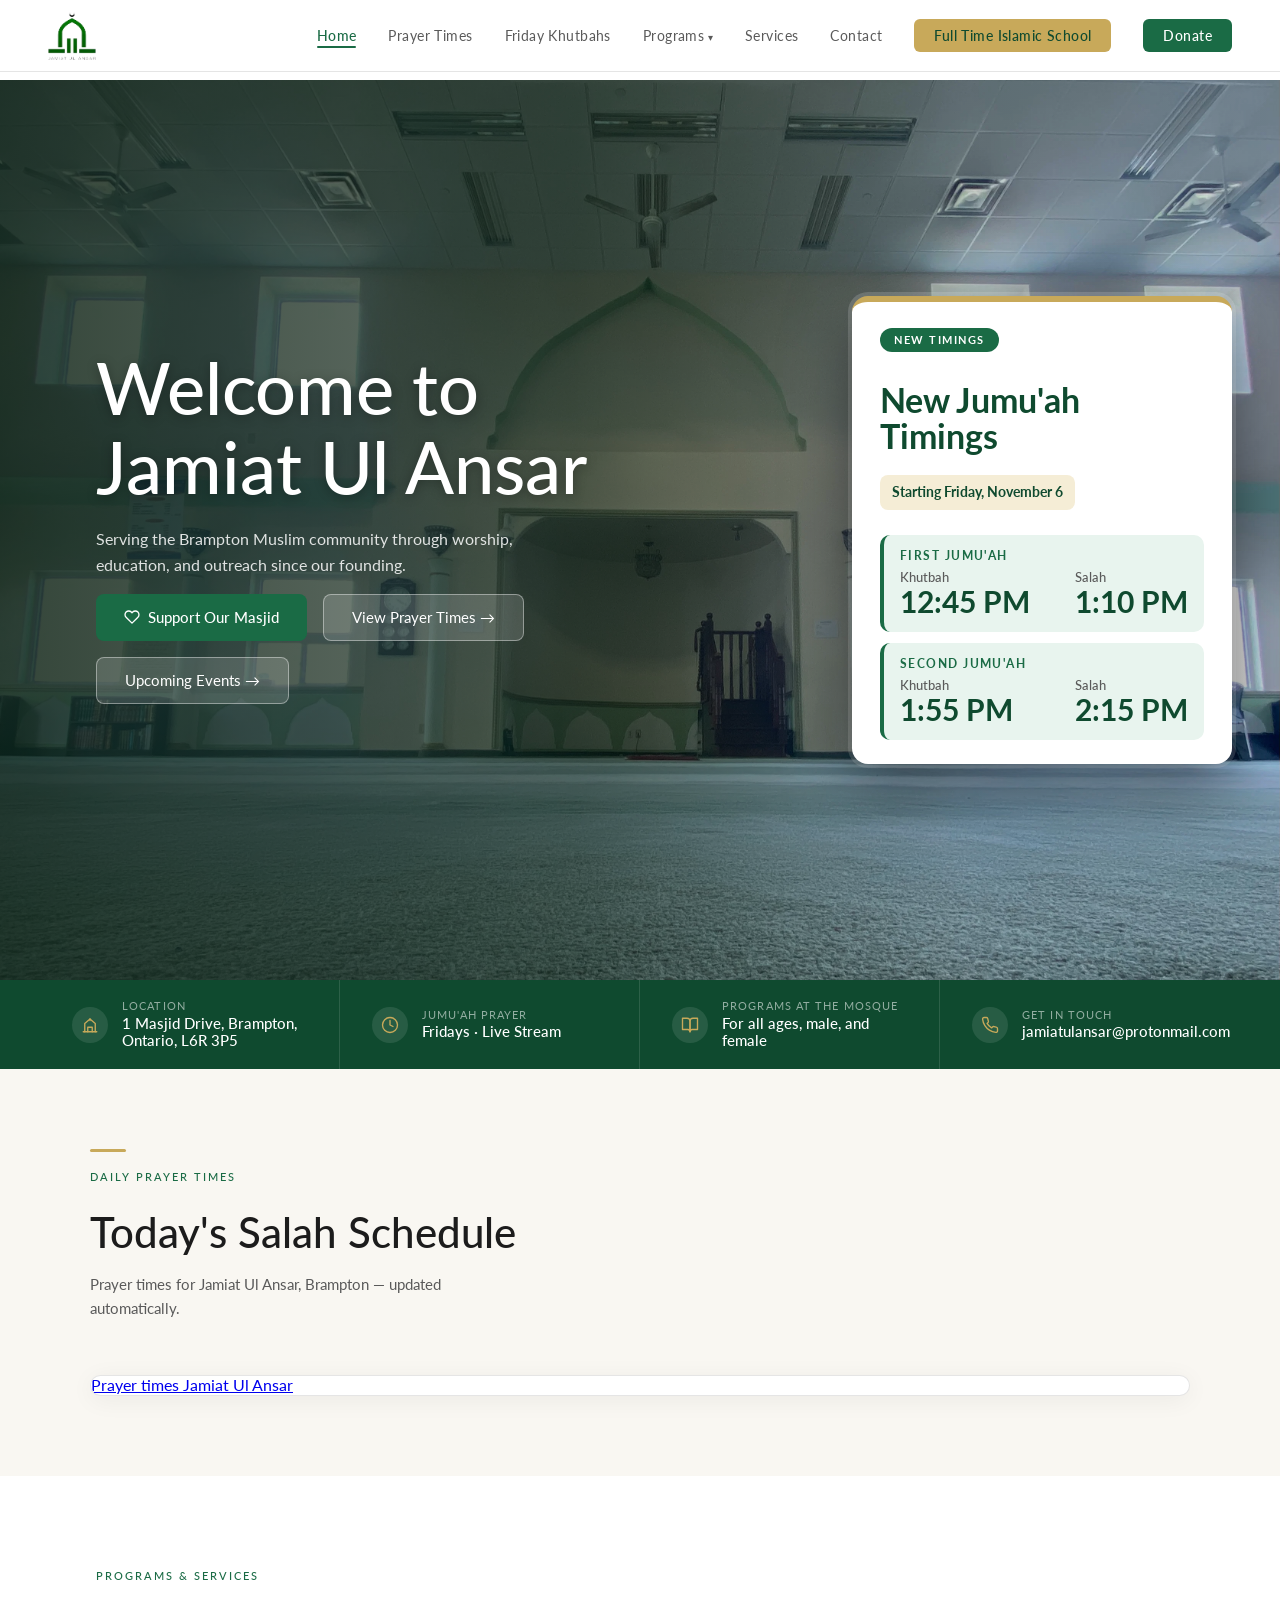
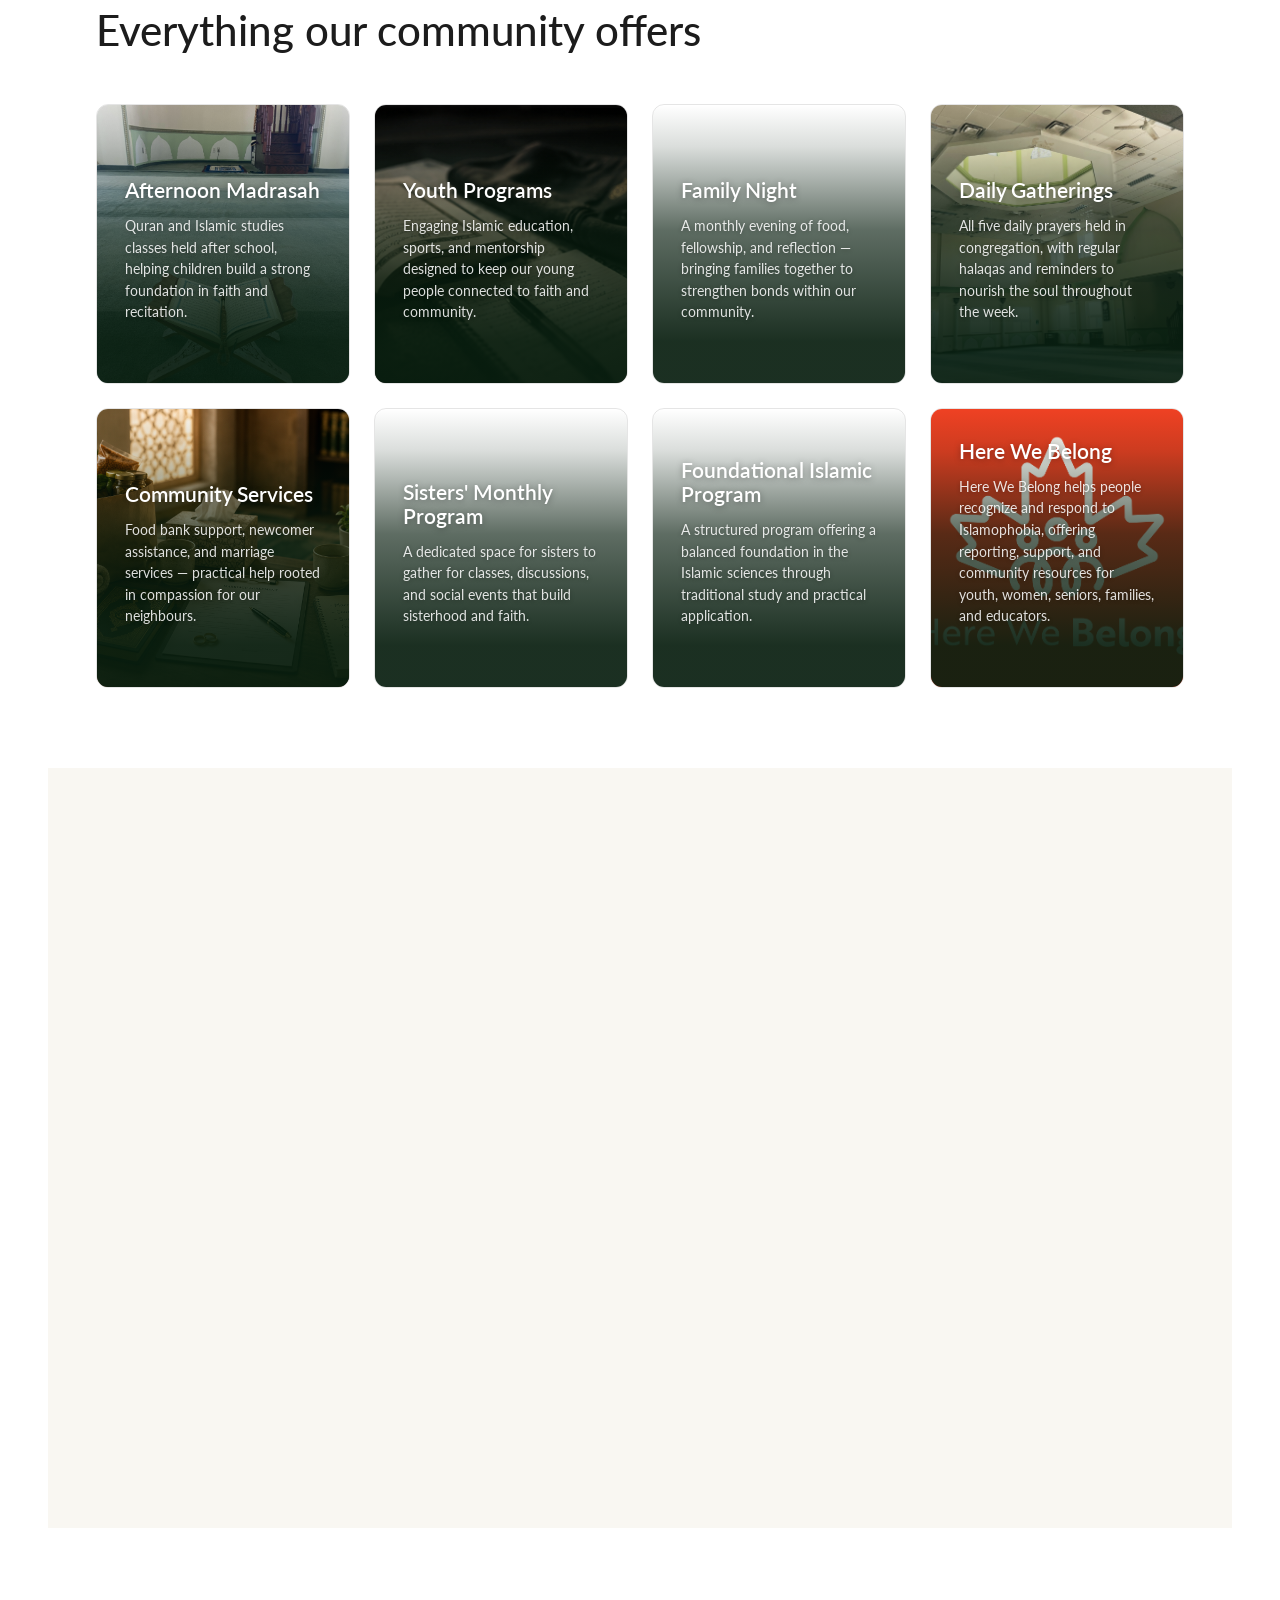
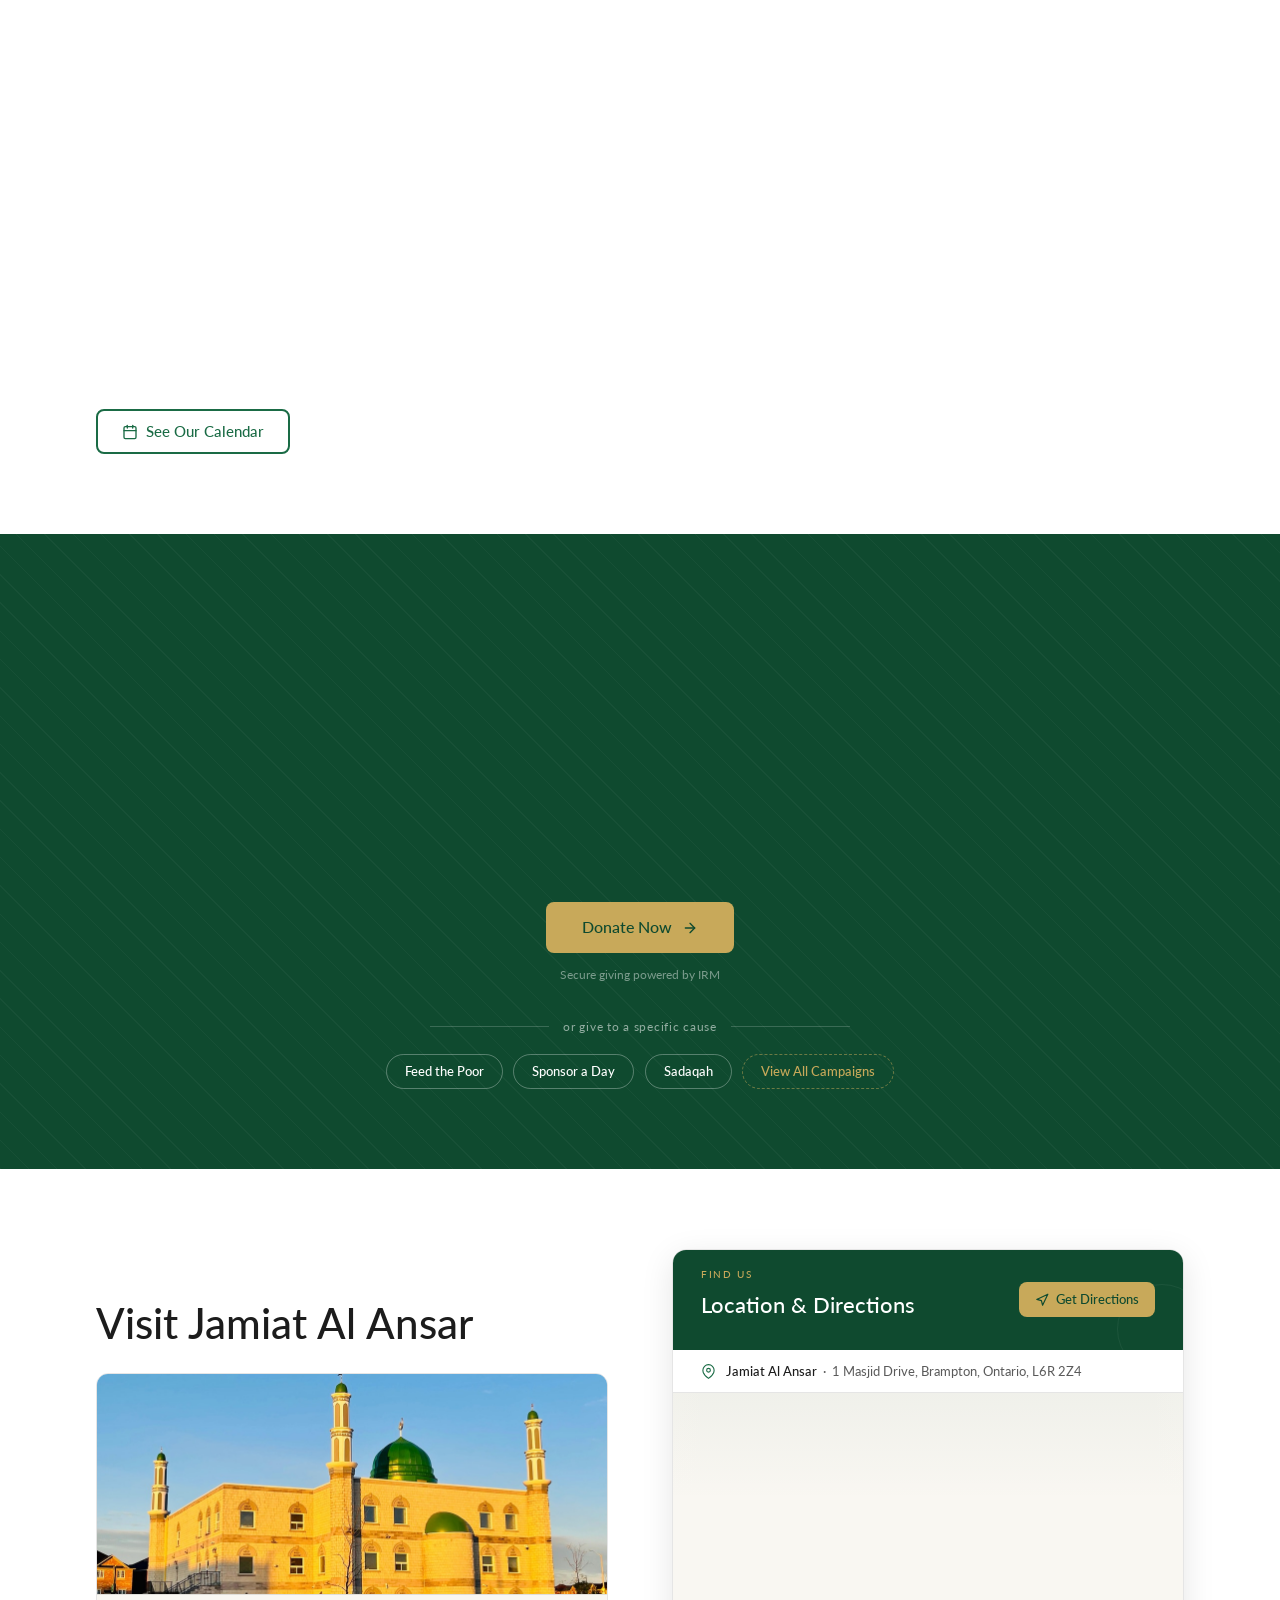
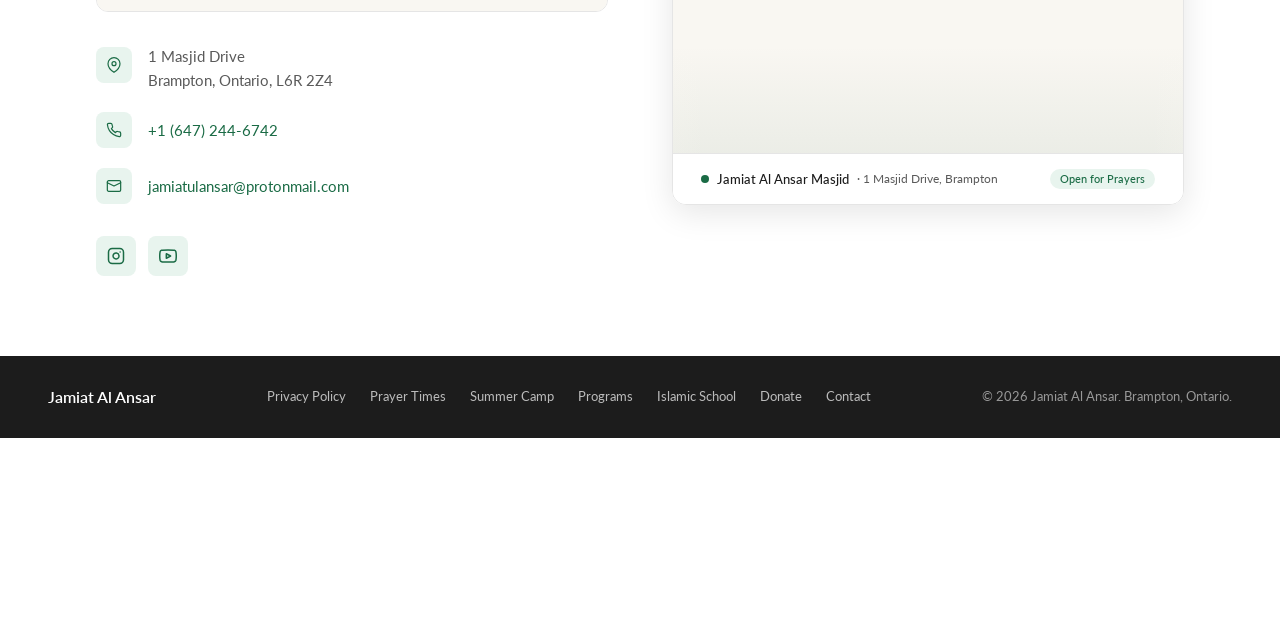
<file: index.html>
<!DOCTYPE html>
<html class="style-blue-2  custom_fonts comps live_website unicorn-platform-website" lang="en">



<head>
  
  
	<meta charset="utf-8">
	<meta name="viewport" content="width=device-width, initial-scale=1">
	<link rel="alternate" href="https://jamiatalansar.ca/" hreflang="en" />
	
  
    
      <link rel="stylesheet" href="assets/unicorn/css/main.css">
    
  

  
    <script>
      window.isJsDelayed = false;
    </script>
    
      <script src="assets/unicorn/js/main.js" defer></script>
    
  
	
  
    
      <link href="https://fonts.googleapis.com/css?family=Lato:400,700&display=swap" rel="stylesheet">
    
  

	
		<link rel="icon" type="image/png" href="assets/img/820c7ac0-1047-4ef8-a4d3-8860561c640a.png" sizes="16x16" />
	
	<meta property="og:type" content="website">

    
        <title>Jamiat Al Ansar</title>
        <meta property="og:title" content="Jamiat Al Ansar" />
        <meta name="twitter:title" content="Jamiat Al Ansar" />
    

    

	
		<meta property="og:image" content="assets/img/d7cb36a4-7b6d-4cda-83ad-e5a4a651b1a1.png"/>
		<meta name="twitter:card" content="summary_large_image">
		<meta name="twitter:image" content="assets/img/d7cb36a4-7b6d-4cda-83ad-e5a4a651b1a1.png">
	

  
  <link href="https://jamiatalansar.ca/" rel="canonical"><meta name="twitter:url" content="https://jamiatalansar.ca/"><meta property="og:url" content="https://jamiatalansar.ca/">
		
	

  
  
    <script>
      window.unicornEnv = "production"
    </script>
  
  
	
	
  

  

  
  
</head>

<body class="font-lato comps  " id="301366-673283">


  
  
  
  
  
  
  
  
	<div 
    class="page-component__bg_image_box    bg-white-color   other-01-parent  is-first-component"
    id="other-01-881751"
    
    
  >
		
		<div 
      class="page-component__bg_overlay_box " 
      style=""
    >
			
		</div>
    
		<div class="page-component__wrapper" style="z-index: 10;padding-top:0px;padding-bottom:0px;">
      
        
	
	
	<section>
		




		<!DOCTYPE html>
<html lang="en">
<head>
  <meta charset="UTF-8" />
  <meta name="viewport" content="width=device-width, initial-scale=1.0" />
  <title>Jamiat Al Ansar – Brampton Muslim Community</title>
  <link rel="preconnect" href="https://fonts.googleapis.com" />
  <link rel="preconnect" href="https://fonts.gstatic.com" crossorigin />
  <link href="https://fonts.googleapis.com/css2?family=Cormorant+Garamond:wght@500;600;700&family=DM+Sans:wght@400;500;700&display=swap" rel="stylesheet" />

  <!-- MasjidBox Prayer Times Widget -->
  <script type="text/javascript">(function(w){function async_load(){var s=w.document.createElement('script');s.type='text/javascript';s.async=true;s.defer=true;s.src='https://masjidbox.com/widgets/loader.js';var x=w.document.getElementsByTagName('script')[0];x.parentNode.insertBefore(s,x);} if(w.attachEvent)w.attachEvent('onload',async_load);else w.addEventListener('load',async_load,false);})(window);</script>

  <style>
    *, *::before, *::after { box-sizing: border-box; margin: 0; padding: 0; }

    html, body { overflow-x: hidden; position: relative; }

    .hero {
      margin-left: calc(-50vw + 50%) !important;
      margin-right: calc(-50vw + 50%) !important;
      width: 100vw !important;
      max-width: 100vw !important;
      position: relative !important;
    }
    nav {
      margin-left: calc(-50vw + 50%) !important;
      margin-right: calc(-50vw + 50%) !important;
      width: 100vw !important;
      max-width: 100vw !important;
    }
    .info-bar {
      margin-left: calc(-50vw + 50%) !important;
      margin-right: calc(-50vw + 50%) !important;
      width: 100vw !important;
      max-width: 100vw !important;
    }
    .donate-section {
      margin-left: calc(-50vw + 50%) !important;
      margin-right: calc(-50vw + 50%) !important;
      width: 100vw !important;
      max-width: 100vw !important;
    }
    .prayer-times-section {
      margin-left: calc(-50vw + 50%) !important;
      margin-right: calc(-50vw + 50%) !important;
      width: 100vw !important;
      max-width: 100vw !important;
    }
    .summer-camp-section {
      position: relative !important;
      margin-left: calc(-50vw + 50%) !important;
      margin-right: calc(-50vw + 50%) !important;
      width: 100vw !important;
      max-width: 100vw !important;
      box-sizing: border-box !important;
    }
    footer {
      margin-left: calc(-50vw + 50%) !important;
      margin-right: calc(-50vw + 50%) !important;
      width: 100vw !important;
      max-width: 100vw !important;
    }

    :root {
      --green: #1a6b45;
      --green-dark: #0f4a2f;
      --green-light: #e8f4ee;
      --gold: #c8a95a;
      --gold-light: #f5edd6;
      --white: #ffffff;
      --off-white: #f9f7f2;
      --text: #1c1c1c;
      --text-muted: #5a5a5a;
      --border: rgba(0,0,0,0.1);
    }

    html { scroll-behavior: smooth; }

    body {
      font-family: 'DM Sans', sans-serif;
      color: var(--text);
      background: var(--white);
    }

    /* ── NAV ── */
    nav {
      position: fixed;
      top: 0; left: 0; right: 0;
      z-index: 100;
      display: flex;
      align-items: center;
      justify-content: space-between;
      padding: 0 3rem;
      height: 72px;
      background: rgba(255,255,255,0.97);
      border-bottom: 1px solid var(--border);
      backdrop-filter: blur(8px);
    }

    .nav-logo {
      display: flex;
      align-items: center;
      gap: 12px;
      text-decoration: none;
    }
    .nav-logo svg { width: 42px; height: 42px; }

    .nav-links {
      display: flex;
      align-items: center;
      gap: 2rem;
      list-style: none;
    }
    .nav-links a {
      font-size: 14px;
      font-weight: 400;
      color: var(--text-muted);
      text-decoration: none;
      letter-spacing: 0.03em;
      transition: color 0.2s;
      position: relative;
    }
    .nav-links a:hover { color: var(--green); }
    .nav-links a.active { color: var(--green); font-weight: 500; }
    .nav-links a.active::after {
      content: '';
      position: absolute;
      bottom: -4px; left: 0; right: 0;
      height: 2px;
      background: var(--green);
      border-radius: 2px;
    }
    .nav-donate {
      background: var(--green);
      color: var(--white) !important;
      padding: 8px 20px;
      border-radius: 6px;
      font-weight: 500 !important;
      transition: background 0.2s !important;
    }
    .nav-donate:hover { background: var(--green-dark) !important; color: var(--white) !important; }

    .nav-school {
      background: var(--gold);
      color: var(--green-dark) !important;
      padding: 8px 20px;
      border-radius: 6px;
      font-weight: 500 !important;
      transition: background 0.2s !important;
    }
    .nav-school:hover { background: #e8c06a !important; color: var(--green-dark) !important; }

    .nav-dropdown { position: relative; }
    .nav-dropdown-menu {
      display: none;
      position: absolute;
      top: 100%;
      left: 50%;
      transform: translateX(-50%);
      background: var(--white);
      border: 1px solid var(--border);
      border-radius: 8px;
      min-width: 200px;
      padding: 8px 0;
      box-shadow: 0 8px 24px rgba(0,0,0,0.08);
      padding-top: 12px;
      margin-top: 0;
    }
    .nav-dropdown-menu::before {
      content: '';
      position: absolute;
      top: -12px;
      left: 0;
      right: 0;
      height: 12px;
    }
    .nav-dropdown.open .nav-dropdown-menu { display: block; }
    .nav-dropdown-menu a { display: block; padding: 10px 18px; font-size: 14px; white-space: nowrap; }
    .nav-dropdown > a::after { content: ' ▾'; font-size: 10px; color: var(--text-muted); }

    .nav-hamburger {
      display: none;
      flex-direction: column;
      gap: 5px;
      cursor: pointer;
      background: none;
      border: none;
      padding: 4px;
    }
    .nav-hamburger span { display: block; width: 24px; height: 2px; background: var(--text); border-radius: 2px; transition: all 0.3s; }

    .mobile-menu {
      display: none;
      position: fixed;
      top: 72px; left: 0; right: 0; bottom: 0;
      background: var(--white);
      border-top: 1px solid var(--border);
      padding: 2rem 1.5rem;
      z-index: 99;
      flex-direction: column;
      gap: 0;
      overflow-y: auto;
    }
    .mobile-menu.open { display: flex; }
    .mobile-menu a {
      font-size: 18px;
      color: var(--text);
      text-decoration: none;
      font-weight: 400;
      padding: 1rem 0;
      border-bottom: 1px solid var(--border);
    }
    .mobile-menu a:last-child { border-bottom: none; }
    .mobile-programs-toggle {
      display: flex;
      align-items: center;
      justify-content: space-between;
      font-size: 18px;
      color: var(--text);
      text-decoration: none;
      font-weight: 400;
      padding: 1rem 0;
      border-bottom: 1px solid var(--border);
      background: none;
      border-top: none;
      border-left: none;
      border-right: none;
      width: 100%;
      text-align: left;
      cursor: pointer;
      font-family: 'DM Sans', sans-serif;
    }
    .mobile-programs-toggle .arrow {
      font-size: 14px;
      color: var(--text-muted);
      transition: transform 0.25s;
    }
    .mobile-programs-toggle.open .arrow { transform: rotate(180deg); }
    .mobile-programs-sub {
      display: none;
      flex-direction: column;
      border-bottom: 1px solid var(--border);
      background: var(--off-white);
      margin: 0 -1.5rem;
      padding: 0 1.5rem;
    }
    .mobile-programs-sub.open { display: flex; }
    .mobile-programs-sub a {
      font-size: 16px;
      color: var(--green);
      padding: 0.75rem 0;
      border-bottom: 1px solid rgba(0,0,0,0.06);
      padding-left: 1rem;
    }
    .mobile-programs-sub a:last-child { border-bottom: none; }
    .mobile-menu a.donate-mobile {
      background: var(--green);
      color: var(--white);
      padding: 14px 20px;
      border-radius: 8px;
      text-align: center;
      font-weight: 500;
      margin-top: 1.5rem;
      border: none;
    }
    .mobile-menu a.school-mobile {
      background: var(--gold);
      color: var(--green-dark);
      padding: 14px 20px;
      border-radius: 8px;
      text-align: center;
      font-weight: 500;
      margin-top: 0.75rem;
      border: none;
    }

    /* ── HERO ── */
    .hero {
      position: relative;
      height: 100svh;
      min-height: 500px;
      display: flex;
      align-items: center;
      overflow: hidden;
      margin-top: 0;
      padding-top: 36px;
    }
    .hero-bg {
      position: absolute;
      inset: 0;
      background-image: url('assets/img/138b3c06-4f3f-4f4b-a4c3-cc9d4dc533aa.webp');
      background-size: cover;
      background-position: center center;
      filter: brightness(0.88) saturate(0.9);
    }
    .hero-overlay {
      position: absolute;
      inset: 0;
      background: linear-gradient(
        to right,
        rgba(8, 30, 15, 0.80) 0%,
        rgba(8, 30, 15, 0.55) 45%,
        rgba(8, 30, 15, 0.10) 75%,
        rgba(8, 30, 15, 0.00) 100%
      );
    }
    .hero-content {
      position: relative;
      z-index: 2;
      padding: 0 3rem;
      max-width: 640px;
      margin-top: 0;
    }
    .hero-eyebrow {
      font-size: 12px;
      font-weight: 500;
      letter-spacing: 0.2em;
      text-transform: uppercase;
      color: var(--gold);
      margin-bottom: 1.25rem;
    }
    .hero-title {
      font-family: 'Cormorant Garamond', serif;
      font-size: clamp(42px, 6vw, 72px);
      font-weight: 500;
      line-height: 1.1;
      color: var(--white);
      margin-bottom: 1.25rem;
      text-shadow: 0 2px 12px rgba(0,0,0,0.3);
    }
    .hero-sub {
      font-size: 16px;
      font-weight: 400;
      color: rgba(255,255,255,0.85);
      line-height: 1.7;
      margin-bottom: 2.5rem;
      max-width: 440px;
    }
    .hero-buttons { display: flex; gap: 1rem; flex-wrap: wrap; }
    .btn-primary {
      display: inline-flex;
      align-items: center;
      gap: 8px;
      background: var(--green);
      color: var(--white);
      padding: 14px 28px;
      border-radius: 8px;
      font-size: 15px;
      font-weight: 500;
      text-decoration: none;
      transition: background 0.2s, transform 0.15s;
    }
    .btn-primary:hover { background: var(--green-dark); transform: translateY(-1px); }
    .btn-secondary {
      display: inline-flex;
      align-items: center;
      gap: 8px;
      background: rgba(255,255,255,0.15);
      color: var(--white);
      padding: 14px 28px;
      border-radius: 8px;
      font-size: 15px;
      font-weight: 400;
      text-decoration: none;
      border: 1px solid rgba(255,255,255,0.4);
      backdrop-filter: blur(4px);
      transition: background 0.2s;
    }
    .btn-secondary:hover { background: rgba(255,255,255,0.25); }

    /* ── HERO JUMU'AH ANNOUNCEMENT ── */
    .hero-announce {
      position: absolute;
      right: 3rem;
      top: 50%;
      transform: translateY(-50%);
      z-index: 3;
      width: 380px;
      background: var(--white);
      border-top: 6px solid var(--gold);
      border-radius: 16px;
      padding: 1.6rem 1.75rem 1.5rem;
      box-shadow: 0 24px 64px rgba(0,0,0,0.5), 0 0 0 4px rgba(255,255,255,0.18);
      color: var(--text);
      animation: announceIn 0.8s 0.7s cubic-bezier(0.22,1,0.36,1) both;
    }
    @keyframes announceIn {
      from { opacity: 0; transform: translateY(calc(-50% + 24px)); }
      to   { opacity: 1; transform: translateY(-50%); }
    }
    .hero-announce-badge {
      display: inline-block;
      background: var(--green);
      color: var(--white);
      font-size: 11px;
      font-weight: 700;
      letter-spacing: 0.14em;
      text-transform: uppercase;
      padding: 6px 14px;
      border-radius: 50px;
      margin-bottom: 0.8rem;
    }
    .hero-announce-title {
      font-family: 'Cormorant Garamond', serif;
      font-size: 34px;
      font-weight: 700;
      line-height: 1.05;
      color: var(--green-dark);
      margin-bottom: 0.5rem;
    }
    .hero-announce-date {
      display: inline-block;
      background: var(--gold-light);
      color: var(--green-dark);
      font-size: 14px;
      font-weight: 700;
      padding: 6px 12px;
      border-radius: 8px;
      margin-bottom: 1.1rem;
    }
    .hero-announce-row {
      padding: 0.9rem 1rem;
      margin-top: 0.7rem;
      background: var(--green-light);
      border-left: 4px solid var(--green);
      border-radius: 10px;
    }
    .hero-announce-label {
      font-size: 12px;
      font-weight: 700;
      letter-spacing: 0.12em;
      text-transform: uppercase;
      color: var(--green);
      margin-bottom: 0.4rem;
    }
    .hero-announce-times {
      display: flex;
      justify-content: space-between;
      gap: 1rem;
      font-size: 13px;
      font-weight: 500;
      color: var(--text-muted);
    }
    .hero-announce-times strong {
      display: block;
      font-family: 'Cormorant Garamond', serif;
      font-size: 30px;
      font-weight: 700;
      color: var(--green-dark);
      line-height: 1.1;
    }

    @media (max-width: 1100px) {
      .hero-announce { width: 340px; right: 1.5rem; }
    }

    /* ── QUICK INFO BAR ── */
    .info-bar { background: var(--green-dark); color: var(--white); padding: 0; }
    .info-bar-inner {
      max-width: 1200px;
      margin: 0 auto;
      display: grid;
      grid-template-columns: repeat(auto-fit, minmax(200px, 1fr));
    }
    .info-item {
      display: flex;
      align-items: center;
      gap: 14px;
      padding: 1.25rem 2rem;
      border-right: 1px solid rgba(255,255,255,0.12);
      text-decoration: none;
      transition: background 0.2s;
    }
    .info-item:last-child { border-right: none; }
    .info-item:hover { background: rgba(255,255,255,0.06); }
    .info-item-icon {
      width: 36px; height: 36px;
      background: rgba(255,255,255,0.1);
      border-radius: 50%;
      display: flex; align-items: center; justify-content: center;
      flex-shrink: 0;
      color: var(--gold);
    }
    .info-item-label { font-size: 11px; letter-spacing: 0.1em; text-transform: uppercase; color: rgba(255,255,255,0.55); margin-bottom: 2px; }
    .info-item-value { font-size: 15px; font-weight: 500; color: var(--white); }

    /* ── SECTIONS ── */
    section { padding: 5rem 3rem; }
    .section-inner { max-width: 1100px; margin: 0 auto; }
    .section-label { font-size: 11px; letter-spacing: 0.18em; text-transform: uppercase; color: var(--green); font-weight: 500; margin-bottom: 0.75rem; }
    .section-title { font-family: 'Cormorant Garamond', serif; font-size: clamp(28px, 4vw, 42px); font-weight: 500; color: var(--text); margin-bottom: 1.5rem; line-height: 1.2; }

    /* ── PRAYER TIMES SECTION ── */
    .prayer-times-section {
      background: var(--off-white);
      padding: 5rem 3rem;
    }
    .prayer-times-section .section-inner {
      max-width: 1100px;
      margin: 0 auto;
    }
    .prayer-times-header {
      display: flex;
      align-items: flex-end;
      justify-content: space-between;
      gap: 2rem;
      margin-bottom: 2.5rem;
      flex-wrap: wrap;
    }
    .prayer-times-header-left { flex: 1; min-width: 220px; }
    .prayer-times-subtitle {
      font-size: 15px;
      color: var(--text-muted);
      line-height: 1.7;
      max-width: 380px;
    }
    .prayer-times-rule {
      display: block;
      width: 36px;
      height: 3px;
      background: var(--gold);
      border-radius: 2px;
      margin-bottom: 1rem;
    }

    .prayer-widget-wrapper {
      background: var(--white);
      border: 1px solid var(--border);
      border-radius: 12px;
      overflow: hidden;
      box-shadow: 0 4px 24px rgba(0,0,0,0.06);
    }
    .prayer-widget-wrapper a[data-masjidbox-widget] {
      display: block;
      width: 100%;
    }

    /* ══════════════════════════════════════════════
       SUMMER CAMP 2026 — brief, high-contrast banner
       Alignment: 3-column grid keeps every fact scannable
       Contrast: gold CTA card pops against deep green
       Repetition: pill tags + icon language match rest of site
       Proximity: dates/time/ages grouped, price/CTA grouped
       ══════════════════════════════════════════════ */
    .summer-camp-section {
      background: var(--green-dark);
      padding: 4rem 3rem;
    }
    .summer-camp-inner {
      max-width: 1100px;
      margin: 0 auto;
      display: grid;
      grid-template-columns: 1fr auto;
      gap: 3rem;
      align-items: center;
    }

    .camp-eyebrow {
      font-size: 11px;
      letter-spacing: 0.18em;
      text-transform: uppercase;
      color: var(--gold);
      font-weight: 500;
      margin-bottom: 0.6rem;
    }
    .camp-title {
      font-family: 'Cormorant Garamond', serif;
      font-size: clamp(28px, 3.6vw, 40px);
      font-weight: 600;
      color: var(--white);
      line-height: 1.1;
      margin-bottom: 0.4rem;
    }
    .camp-tagline {
      font-size: 14px;
      color: rgba(255,255,255,0.62);
      margin-bottom: 1.5rem;
    }

    .camp-facts {
      display: flex;
      flex-wrap: wrap;
      gap: 0.6rem;
      margin-bottom: 1.5rem;
    }
    .camp-fact {
      display: inline-flex;
      align-items: center;
      gap: 7px;
      background: rgba(255,255,255,0.08);
      border: 1px solid rgba(255,255,255,0.16);
      color: rgba(255,255,255,0.92);
      padding: 8px 14px;
      border-radius: 50px;
      font-size: 13px;
      font-weight: 500;
      white-space: nowrap;
    }
    .camp-fact span.dim { color: rgba(255,255,255,0.55); font-weight: 400; }

    .camp-includes {
      font-size: 13px;
      color: rgba(255,255,255,0.55);
    }
    .camp-includes strong {
      color: rgba(255,255,255,0.85);
      font-weight: 500;
    }

    .camp-cta-card {
      display: flex;
      flex-direction: column;
      align-items: center;
      gap: 0.9rem;
      background: rgba(255,255,255,0.06);
      border: 1px solid rgba(255,255,255,0.14);
      border-radius: 16px;
      padding: 1.75rem 2rem;
      text-align: center;
      min-width: 210px;
      flex-shrink: 0;
    }
    .camp-price {
      font-family: 'Cormorant Garamond', serif;
      font-size: 46px;
      font-weight: 600;
      color: var(--white);
      line-height: 1;
    }
    .camp-price sup {
      font-size: 20px;
      font-weight: 500;
      vertical-align: super;
      margin-right: 2px;
    }
    .camp-price-label {
      font-size: 11px;
      letter-spacing: 0.1em;
      text-transform: uppercase;
      color: rgba(255,255,255,0.45);
      margin-top: -8px;
    }
    .camp-register-btn {
      display: inline-flex;
      align-items: center;
      justify-content: center;
      gap: 8px;
      background: var(--gold);
      color: var(--green-dark);
      padding: 12px 26px;
      border-radius: 8px;
      font-size: 14px;
      font-weight: 500;
      text-decoration: none;
      width: 100%;
      transition: background 0.2s, transform 0.15s;
      font-family: 'DM Sans', sans-serif;
    }
    .camp-register-btn:hover { background: #e8c06a; transform: translateY(-1px); }
    .camp-spots {
      font-size: 11px;
      color: var(--gold);
      font-weight: 500;
      letter-spacing: 0.03em;
    }

    @media (max-width: 860px) {
      .summer-camp-inner {
        grid-template-columns: 1fr;
        gap: 2rem;
        text-align: center;
      }
      .camp-facts { justify-content: center; }
      .camp-cta-card { width: 100%; }
    }
    @media (max-width: 600px) {
      .summer-camp-section { padding: 2.75rem 1.25rem; }
      .camp-fact { font-size: 12px; padding: 7px 12px; }
    }

    /* Summer Hifdh */
    /* ══════════════════════════════════════════════
   HIFZ CAMP 2026 — alternates light vs. dark camp banner
   Contrast: white card + green border vs. solid dark green above
   Repetition: same pill-fact / CTA-card language as Summer Camp
   Alignment: 2-col grid, info left / CTA right, mirrors camp section
   Proximity: dates/time/ages grouped; price/CTA grouped; duties grouped
   ══════════════════════════════════════════════ */
.hifz-camp-section {
  background: var(--off-white);
  padding: 4rem 3rem;
  border-top: 1px solid var(--border);
  border-bottom: 1px solid var(--border);
}
.hifz-camp-inner {
  max-width: 1100px;
  margin: 0 auto;
  display: grid;
  grid-template-columns: 1fr auto;
  gap: 3rem;
  align-items: center;
}

.hifz-eyebrow {
  font-size: 11px;
  letter-spacing: 0.18em;
  text-transform: uppercase;
  color: var(--green);
  font-weight: 500;
  margin-bottom: 0.6rem;
}
.hifz-title {
  font-family: 'Cormorant Garamond', serif;
  font-size: clamp(28px, 3.6vw, 40px);
  font-weight: 600;
  color: var(--text);
  line-height: 1.15;
  margin-bottom: 0.4rem;
}
.hifz-tagline {
  font-size: 14px;
  color: var(--text-muted);
  margin-bottom: 1.5rem;
  line-height: 1.6;
  max-width: 480px;
}

.hifz-facts {
  display: flex;
  flex-wrap: wrap;
  gap: 0.6rem;
  margin-bottom: 1.5rem;
}
.hifz-fact {
  display: inline-flex;
  align-items: center;
  gap: 7px;
  background: var(--green-light);
  border: 1px solid rgba(26,107,69,0.18);
  color: var(--green-dark);
  padding: 8px 14px;
  border-radius: 50px;
  font-size: 13px;
  font-weight: 500;
  white-space: nowrap;
}
.hifz-fact span.dim { color: var(--text-muted); font-weight: 400; }

.hifz-includes {
  font-size: 13px;
  color: var(--text-muted);
  line-height: 1.9;
  margin-bottom: 1.25rem;
}
.hifz-includes strong {
  color: var(--text);
  font-weight: 500;
}
.hifz-includes-list {
  list-style: none;
  display: flex;
  flex-direction: column;
  gap: 6px;
  margin-top: 6px;
}

.hifz-teacher {
  display: inline-flex;
  align-items: center;
  gap: 10px;
  background: var(--white);
  border: 1px solid var(--border);
  padding: 8px 16px 8px 8px;
  border-radius: 50px;
  font-size: 13px;
  color: var(--text);
}
.hifz-teacher-avatar {
  width: 28px; height: 28px;
  background: var(--gold);
  border-radius: 50%;
  display: flex;
  align-items: center;
  justify-content: center;
  font-size: 12px;
  font-weight: 600;
  color: var(--green-dark);
  flex-shrink: 0;
}
.hifz-teacher strong { font-weight: 500; }

.hifz-cta-card {
  display: flex;
  flex-direction: column;
  align-items: center;
  gap: 0.9rem;
  background: var(--green-dark);
  border: 1px solid var(--green-dark);
  border-radius: 16px;
  padding: 1.75rem 2rem;
  text-align: center;
  min-width: 230px;
  flex-shrink: 0;
}
.hifz-price {
  font-family: 'Cormorant Garamond', serif;
  font-size: 46px;
  font-weight: 600;
  color: var(--white);
  line-height: 1;
}
.hifz-price sup {
  font-size: 20px;
  font-weight: 500;
  vertical-align: super;
  margin-right: 2px;
}
.hifz-price-label {
  font-size: 11px;
  letter-spacing: 0.1em;
  text-transform: uppercase;
  color: rgba(255,255,255,0.45);
  margin-top: -8px;
}
.hifz-register-btn {
  display: inline-flex;
  align-items: center;
  justify-content: center;
  gap: 8px;
  background: var(--gold);
  color: var(--green-dark);
  padding: 12px 26px;
  border-radius: 8px;
  font-size: 14px;
  font-weight: 500;
  text-decoration: none;
  width: 100%;
  transition: background 0.2s, transform 0.15s;
  font-family: 'DM Sans', sans-serif;
}
.hifz-register-btn:hover { background: #e8c06a; transform: translateY(-1px); }
.hifz-spots {
  font-size: 11px;
  color: var(--gold);
  font-weight: 500;
  letter-spacing: 0.03em;
}
.hifz-share {
  font-size: 11px;
  color: rgba(255,255,255,0.5);
  font-style: italic;
}

@media (max-width: 860px) {
  .hifz-camp-inner {
    grid-template-columns: 1fr;
    gap: 2rem;
    text-align: center;
  }
  .hifz-facts { justify-content: center; }
  .hifz-includes-list { align-items: center; }
  .hifz-cta-card { width: 100%; }
  .hifz-teacher { margin: 0 auto; }
}
@media (max-width: 600px) {
  .hifz-camp-section { padding: 2.75rem 1.25rem; }
  .hifz-fact { font-size: 12px; padding: 7px 12px; }
}

    /* ── SPECIAL EVENTS (POSTER) SECTION ── */
    .special-events-section {
      background: var(--white);
      padding: 5rem 3rem;
    }
    .special-events-section .section-sub {
      font-size: 15px;
      color: var(--text-muted);
      line-height: 1.7;
      margin-bottom: 2.5rem;
      max-width: 520px;
    }
    .poster-layout {
      display: grid;
      grid-template-columns: 1fr 1fr;
      gap: 3rem;
      align-items: center;
    }
    .poster-frame {
      position: relative;
      border-radius: 16px;
      overflow: hidden;
      box-shadow: 0 24px 60px rgba(0,0,0,0.14);
      background: var(--white);
      border: 1px solid var(--border);
      aspect-ratio: 4/5;
      display: flex;
      flex-direction: column;
      align-items: center;
      justify-content: center;
    }
    .poster-frame img {
      width: 100%;
      height: 100%;
      object-fit: cover;
      display: block;
    }
    .poster-placeholder {
      display: flex;
      flex-direction: column;
      align-items: center;
      justify-content: center;
      gap: 1rem;
      padding: 3rem;
      text-align: center;
      width: 100%;
      height: 100%;
    }
    .poster-placeholder-icon {
      width: 72px; height: 72px;
      background: var(--green-light);
      border-radius: 50%;
      display: flex;
      align-items: center;
      justify-content: center;
      font-size: 30px;
    }
    .poster-placeholder-title {
      font-family: 'Cormorant Garamond', serif;
      font-size: 20px;
      font-weight: 500;
      color: var(--text);
    }
    .poster-placeholder-sub {
      font-size: 13px;
      color: var(--text-muted);
      line-height: 1.6;
    }
    .poster-ribbon {
      position: absolute;
      top: 16px;
      left: 16px;
      background: var(--gold);
      color: var(--green-dark);
      font-size: 11px;
      font-weight: 600;
      letter-spacing: 0.1em;
      text-transform: uppercase;
      padding: 5px 12px;
      border-radius: 50px;
      z-index: 2;
    }
    .poster-details {
      display: flex;
      flex-direction: column;
      gap: 1.5rem;
    }
    .poster-event-title {
      font-family: 'Cormorant Garamond', serif;
      font-size: clamp(24px, 3.5vw, 36px);
      font-weight: 600;
      color: var(--text);
      line-height: 1.2;
    }
    .poster-event-meta {
      display: flex;
      flex-direction: column;
      gap: 0.75rem;
    }
    .meta-row {
      display: flex;
      align-items: center;
      gap: 0.85rem;
      font-size: 15px;
      color: var(--text-muted);
    }
    .meta-icon {
      width: 34px; height: 34px;
      background: var(--green-light);
      border-radius: 8px;
      display: flex;
      align-items: center;
      justify-content: center;
      font-size: 15px;
      flex-shrink: 0;
    }
    .meta-strong { font-weight: 500; color: var(--text); }
    .poster-desc {
      font-size: 15px;
      color: var(--text-muted);
      line-height: 1.8;
      padding: 1.25rem 1.5rem;
      background: var(--off-white);
      border-radius: 10px;
      border: 1px solid var(--border);
    }
    .poster-speakers {
      display: flex;
      gap: 0.75rem;
      flex-wrap: wrap;
    }
    .speaker-chip {
      display: inline-flex;
      align-items: center;
      gap: 8px;
      background: var(--green-light);
      padding: 8px 14px;
      border-radius: 50px;
      font-size: 13px;
      font-weight: 500;
      color: var(--green-dark);
    }
    .speaker-chip-avatar {
      width: 24px; height: 24px;
      background: var(--green);
      border-radius: 50%;
      display: flex;
      align-items: center;
      justify-content: center;
      font-size: 11px;
      color: var(--white);
      font-weight: 600;
      flex-shrink: 0;
    }
    .poster-cta-row {
      display: flex;
      gap: 0.75rem;
      flex-wrap: wrap;
    }
    .btn-outline {
      display: inline-flex;
      align-items: center;
      gap: 8px;
      background: var(--white);
      color: var(--green);
      padding: 13px 24px;
      border-radius: 8px;
      font-size: 14px;
      font-weight: 400;
      text-decoration: none;
      border: 1px solid var(--green);
      transition: background 0.2s;
    }
    .btn-outline:hover { background: var(--green-light); }

    /* ── PROGRAMS ── */
    .programs-section { background: var(white); }
    .programs-grid { display: grid; grid-template-columns: repeat(auto-fit, minmax(240px, 1fr)); gap: 1.5rem; margin-top: 3rem; }

    .program-card {
      position: relative;
      display: block;
      height: 280px;
      border-radius: 12px;
      overflow: hidden;
      text-decoration: none;
      color: var(--white);
      border: 1px solid var(--border);
      transition: box-shadow 0.3s cubic-bezier(0.22,1,0.36,1), transform 0.3s cubic-bezier(0.22,1,0.36,1), border-color 0.3s;
    }
    .program-card:hover { box-shadow: 0 12px 36px rgba(0,0,0,0.18); transform: translateY(-3px); border-color: var(--green); }

    .program-card-bg {
      position: absolute;
      inset: 0;
      background-size: cover;
      background-position: center;
      transition: transform 0.5s cubic-bezier(0.22,1,0.36,1);
    }
    .program-card:hover .program-card-bg { transform: scale(1.06); }

    .program-card-bg.is-placeholder {
      background-image: linear-gradient(135deg, var(--green-light) 0%, #c8e6d5 55%, #b8d9c6 100%);
      display: flex;
      align-items: center;
      justify-content: center;
    }
    .program-card-bg.is-placeholder svg { width: 64px; height: 64px; opacity: 0.25; }

    .program-card-overlay {
      position: absolute;
      inset: 0;
      background: linear-gradient(
        to top,
        rgba(8, 30, 15, 0.92) 15%,
        rgba(8, 30, 15, 0.65) 55%,
        rgba(8, 30, 15, 0.15) 85%,
        rgba(8, 30, 15, 0.00) 100%
      );
    }

    .program-card-body {
      position: absolute;
      left: 0; right: 0; bottom: 0;
      padding: 1.5rem 1.75rem 1rem;
      z-index: 1;
    }

    .program-title {
      font-family: 'Cormorant Garamond', serif;
      font-size: 21px;
      font-weight: 600;
      margin-bottom: 0.4rem;
      color: var(--white);
      text-shadow: 0 1px 6px rgba(0,0,0,0.35);
    }
    .program-desc {
      font-size: 13.5px;
      color: rgba(255,255,255,0.86);
      line-height: 1.65;
      text-shadow: 0 1px 4px rgba(0,0,0,0.3);
    }
    .program-link-arrow {
      display: inline-flex;
      align-items: center;
      gap: 4px;
      font-size: 13px;
      font-weight: 500;
      color: var(--gold);
      margin-top: 0.85rem;
      opacity: 0;
      transform: translateX(-4px);
      transition: opacity 0.2s, transform 0.2s;
    }
    .program-card:hover .program-link-arrow { opacity: 1; transform: translateX(0); }

    .program-card-bg.is-placeholder::after {
      content: 'PHOTO PLACEHOLDER';
      position: absolute;
      top: 12px;
      right: 12px;
      font-size: 9px;
      letter-spacing: 0.12em;
      font-weight: 500;
      color: rgba(26,107,69,0.5);
      font-family: 'DM Sans', sans-serif;
      z-index: 1;
    }

    /* ── EVENTS ── */
    .events-list { margin-top: 3rem; display: flex; flex-direction: column; gap: 1rem; }
    .event-row {
      display: flex; align-items: center; gap: 1.5rem;
      padding: 1.25rem 1.5rem;
      background: var(--white);
      border: 1px solid var(--border);
      border-radius: 10px;
      text-decoration: none; color: var(--text);
      transition: border-color 0.2s, box-shadow 0.2s;
    }
    .event-row:hover { border-color: var(--green); box-shadow: 0 4px 16px rgba(0,0,0,0.06); }
    .event-date { background: var(--green-light); border-radius: 8px; padding: 10px 16px; text-align: center; min-width: 58px; flex-shrink: 0; }
    .event-month { font-size: 11px; text-transform: uppercase; letter-spacing: 0.1em; color: var(--green); font-weight: 500; }
    .event-day { font-family: 'Cormorant Garamond', serif; font-size: 28px; font-weight: 600; color: var(--green-dark); line-height: 1; }
    .event-info { flex: 1; }
    .event-name { font-size: 16px; font-weight: 500; margin-bottom: 3px; }
    .event-meta { font-size: 13px; color: var(--text-muted); }
    .event-arrow { font-size: 18px; color: var(--text-muted); transition: transform 0.2s, color 0.2s; }
    .event-row:hover .event-arrow { transform: translateX(4px); color: var(--green); }

    .event-thumb {
      width: 56px;
      height: 56px;
      border-radius: 8px;
      object-fit: cover;
      flex-shrink: 0;
      background: var(--green-light);
      overflow: hidden;
      display: flex;
      align-items: center;
      justify-content: center;
    }
    .event-thumb-placeholder {
      width: 56px;
      height: 56px;
      border-radius: 8px;
      flex-shrink: 0;
      background: linear-gradient(135deg, var(--green-light) 0%, #c8e6d5 100%);
      border: 1px dashed rgba(26,107,69,0.25);
      display: flex;
      align-items: center;
      justify-content: center;
    }
    .event-thumb-placeholder::after {
      content: '';
      width: 10px;
      height: 10px;
      background: var(--gold);
      border-radius: 2px;
      transform: rotate(45deg);
    }

    /* ── DONATE ── */
    .donate-section {
      background: var(--green-dark);
      color: var(--white);
      text-align: center;
      position: relative;
      overflow: hidden;
    }
    .donate-bg-image {
      position: absolute;
      inset: 0;
      background-image: url('PLACEHOLDER_donate_prayer_hall.jpg');
      background-size: cover;
      background-position: center;
      opacity: 0.12;
      filter: grayscale(40%);
    }
    .donate-bg-image.is-placeholder {
      background-image: none;
      background: repeating-linear-gradient(
        45deg,
        rgba(255,255,255,0.03) 0px,
        rgba(255,255,255,0.03) 1px,
        transparent 1px,
        transparent 20px
      );
      opacity: 1;
    }
    .donate-section .section-inner { position: relative; z-index: 1; }
    .donate-section .section-label { color: var(--gold); }
    .donate-section .section-title { color: var(--white); }
    .donate-body { font-size: 16px; color: rgba(255,255,255,0.72); max-width: 500px; margin: 0 auto 2.5rem; line-height: 1.8; }
    .donate-amounts { display: flex; justify-content: center; gap: 1rem; flex-wrap: wrap; margin-bottom: 2rem; }
    .amount-btn {
      background: rgba(255,255,255,0.1); color: var(--white);
      border: 1px solid rgba(255,255,255,0.25);
      padding: 10px 24px; border-radius: 50px;
      font-size: 15px; font-weight: 500; cursor: pointer;
      transition: background 0.2s, border-color 0.2s;
      font-family: 'DM Sans', sans-serif;
    }
    .amount-btn:hover, .amount-btn.selected { background: var(--gold); border-color: var(--gold); color: var(--green-dark); }
    .donate-cta {
      display: inline-flex; align-items: center; gap: 10px;
      background: var(--gold); color: var(--green-dark);
      padding: 16px 36px; border-radius: 8px;
      font-size: 16px; font-weight: 500; text-decoration: none;
      transition: background 0.2s, transform 0.15s;
    }
    .donate-cta:hover { background: #e8c06a; transform: translateY(-1px); }

    .campaign-divider {
      display: flex;
      align-items: center;
      gap: 14px;
      margin: 2.25rem auto 1.25rem;
      max-width: 420px;
    }
    .campaign-divider::before, .campaign-divider::after {
      content: '';
      flex: 1;
      height: 1px;
      background: rgba(255,255,255,0.18);
    }
    .campaign-divider span {
      font-size: 12px;
      letter-spacing: 0.06em;
      color: rgba(255,255,255,0.55);
      white-space: nowrap;
    }
    .campaign-chip-row {
      display: flex;
      justify-content: center;
      flex-wrap: wrap;
      gap: 0.65rem;
    }
    .campaign-chip {
      background: transparent;
      color: var(--white);
      border: 1px solid rgba(255,255,255,0.3);
      padding: 9px 18px;
      border-radius: 50px;
      font-size: 13px;
      font-weight: 500;
      cursor: pointer;
      font-family: 'DM Sans', sans-serif;
      transition: background 0.2s, border-color 0.2s, transform 0.15s;
    }
    .campaign-chip:hover {
      background: rgba(255,255,255,0.1);
      border-color: rgba(255,255,255,0.5);
      transform: translateY(-1px);
    }
    .campaign-chip--all {
      border-style: dashed;
      color: var(--gold);
      border-color: rgba(200,169,90,0.5);
    }
    .campaign-chip--all:hover {
      background: rgba(200,169,90,0.1);
      border-color: var(--gold);
    }

    @media (max-width: 600px) {
      .campaign-chip-row { gap: 0.5rem; }
      .campaign-chip { padding: 8px 14px; font-size: 12.5px; }
    }

    /* ── LOCATION ── */
    .location-grid { display: grid; grid-template-columns: 1fr 1fr; gap: 4rem; align-items: start; }

    .building-photo-wrap {
      margin-bottom: 2rem;
      border-radius: 12px;
      overflow: hidden;
      border: 1px solid var(--border);
      position: relative;
    }
    .building-photo {
      width: 100%;
      height: 220px;
      object-fit: cover;
      display: block;
      background: var(--green-light);
    }
    .building-photo-caption {
      font-size: 12px;
      color: var(--text-muted);
      padding: 8px 12px;
      background: var(--off-white);
      border-top: 1px solid var(--border);
      letter-spacing: 0.02em;
    }

    .contact-list { list-style: none; margin-top: 2rem; display: flex; flex-direction: column; gap: 1.25rem; }
    .contact-list li { display: flex; align-items: center; gap: 1rem; font-size: 15px; color: var(--text-muted); line-height: 1.6; }
    .contact-list li.contact-multiline { align-items: flex-start; }
    .contact-icon { width: 36px; height: 36px; background: var(--green-light); border-radius: 8px; display: flex; align-items: center; justify-content: center; flex-shrink: 0; }
    .contact-multiline .contact-icon { margin-top: 3px; }
    .contact-list a { color: var(--green); text-decoration: none; }
    .contact-list a:hover { text-decoration: underline; }
    .map-embed { border-radius: 12px; overflow: hidden; border: 1px solid var(--border); height: 320px; }
    .map-embed iframe { width: 100%; height: 100%; border: none; display: block; }
    .social-row { display: flex; gap: 12px; margin-top: 2rem; }
    .social-link { width: 40px; height: 40px; background: var(--green-light); border-radius: 8px; display: flex; align-items: center; justify-content: center; font-size: 18px; text-decoration: none; transition: background 0.2s; }
    .social-link:hover { background: var(--green); }
    .social-link:hover svg path, .social-link:hover svg rect, .social-link:hover svg circle, .social-link:hover svg line, .social-link:hover svg polygon, .social-link:hover svg polyline { stroke: white; }

    /* ── CALENDAR BUTTON ── */
    .btn-calendar {
      display: inline-flex;
      align-items: center;
      gap: 8px;
      background: var(--white);
      color: var(--green);
      padding: 12px 24px;
      border-radius: 8px;
      font-size: 15px;
      font-weight: 500;
      text-decoration: none;
      border: 2px solid var(--green);
      transition: background 0.2s, color 0.2s, transform 0.15s;
      font-family: 'DM Sans', sans-serif;
    }
    .btn-calendar:hover {
      background: var(--green);
      color: var(--white);
      transform: translateY(-1px);
    }

    /* ── COMMUNITY CHANNELS ── */
    .channels-section { background: var(--off-white); padding: 5rem 3rem; }

    .channels-grid {
      display: grid;
      grid-template-columns: 1fr 1fr;
      gap: 1.5rem;
      margin-top: 3rem;
    }

    .channel-card {
      border-radius: 14px;
      padding: 2.5rem 2rem;
      display: flex;
      flex-direction: column;
    }

    .channel-card--news {
      background: var(--green-dark);
      color: var(--white);
    }
    .channel-card--news .channel-label { color: var(--gold); }
    .channel-card--news .channel-title { color: var(--white); }
    .channel-card--news .channel-body { color: rgba(255,255,255,0.70); }
    .channel-card--news .channel-divider { border-color: rgba(255,255,255,0.12); }

    .channel-card--inspire {
      background: var(--white);
      border: 1px solid var(--border);
      box-shadow: 0 4px 20px rgba(0,0,0,0.05);
    }
    .channel-card--inspire .channel-label { color: var(--green); }
    .channel-card--inspire .channel-title { color: var(--text); }
    .channel-card--inspire .channel-body { color: var(--text-muted); }
    .channel-card--inspire .channel-divider { border-color: var(--border); }

    .channel-icon-wrap {
      width: 52px; height: 52px;
      border-radius: 12px;
      display: flex; align-items: center; justify-content: center;
      margin-bottom: 1.5rem;
      flex-shrink: 0;
    }
    .channel-card--news .channel-icon-wrap { background: rgba(255,255,255,0.10); }
    .channel-card--inspire .channel-icon-wrap { background: var(--gold-light); }

    .channel-label {
      font-size: 11px; letter-spacing: 0.18em;
      text-transform: uppercase; font-weight: 500; margin-bottom: 0.5rem;
    }
    .channel-title {
      font-family: 'Cormorant Garamond', serif;
      font-size: clamp(22px, 3vw, 30px); font-weight: 500;
      line-height: 1.2; margin-bottom: 0.75rem;
    }
    .channel-body { font-size: 14px; line-height: 1.75; margin-bottom: 2rem; flex: 1; }
    .channel-divider { border: none; border-top: 1px solid; margin-bottom: 1.5rem; }

    .channel-buttons { display: flex; flex-direction: column; gap: 10px; }

    .channel-btn {
      display: inline-flex; align-items: center; gap: 10px;
      padding: 12px 18px; border-radius: 8px;
      font-size: 14px; font-weight: 500;
      text-decoration: none; font-family: 'DM Sans', sans-serif;
      transition: transform 0.2s cubic-bezier(0.22,1,0.36,1), box-shadow 0.2s;
    }
    .channel-btn:hover { transform: translateY(-2px); box-shadow: 0 6px 18px rgba(0,0,0,0.15); }
    .channel-btn--wa { background: #25D366; color: #fff; }
    .channel-btn--tg { background: #229ED9; color: #fff; }
    .channel-btn-platform { font-size: 12px; opacity: 0.80; font-weight: 400; margin-left: auto; }

    @media (max-width: 700px) {
      .channels-section { padding: 2.5rem 1.25rem; }
      .channels-grid { grid-template-columns: 1fr; }
      .channel-card { padding: 1.75rem 1.25rem; }
    }

    /* ── STYLED MAP ── */
    .map-card-wrap {
      border-radius: 14px;
      border: 1px solid var(--border);
      overflow: hidden;
      box-shadow: 0 8px 32px rgba(0,0,0,0.10);
    }

    .map-card-header {
      background: var(--green-dark);
      padding: 1.2rem 1.75rem;
      display: flex;
      align-items: center;
      justify-content: space-between;
      gap: 1rem;
      flex-wrap: wrap;
      position: relative;
      overflow: hidden;
    }
    .map-card-header::after {
      content: '';
      position: absolute;
      bottom: -24px; right: -24px;
      width: 90px; height: 90px;
      border: 1px solid rgba(255,255,255,0.06);
      border-radius: 50%;
      pointer-events: none;
    }
    .map-card-header-eyebrow {
      font-size: 10px;
      letter-spacing: 0.16em;
      text-transform: uppercase;
      color: var(--gold);
      font-weight: 500;
      margin-bottom: 0.25rem;
    }
    .map-card-header h3 {
      font-family: 'Cormorant Garamond', serif;
      font-size: 22px;
      font-weight: 500;
      color: var(--white);
    }
    .map-directions-btn {
      display: inline-flex;
      align-items: center;
      gap: 7px;
      background: var(--gold);
      color: var(--green-dark);
      font-family: 'DM Sans', sans-serif;
      font-size: 13px;
      font-weight: 500;
      padding: 10px 16px;
      border-radius: 8px;
      text-decoration: none;
      transition: background 0.2s, transform 0.15s;
      white-space: nowrap;
      flex-shrink: 0;
      position: relative;
      z-index: 1;
    }
    .map-directions-btn:hover { background: #e8c06a; transform: translateY(-1px); }
    .map-directions-btn svg { width: 14px; height: 14px; stroke: var(--green-dark); fill: none; flex-shrink: 0; }

    .map-address-bar {
      display: flex;
      align-items: center;
      gap: 10px;
      padding: 0.85rem 1.75rem;
      border-bottom: 1px solid var(--border);
      background: var(--white);
    }
    .map-address-bar svg { width: 15px; height: 15px; stroke: var(--green); fill: none; flex-shrink: 0; }
    .map-address-text { font-size: 13px; color: var(--text-muted); }
    .map-address-text strong { color: var(--text); font-weight: 500; }

    .map-iframe-container {
      position: relative;
      width: 100%;
      height: 360px;
      overflow: hidden;
      background: var(--off-white);
    }
    .map-tint {
      position: absolute;
      inset: 0;
      background: linear-gradient(to bottom, rgba(15,74,47,0.04) 0%, transparent 30%, transparent 70%, rgba(15,74,47,0.06) 100%);
      pointer-events: none;
      z-index: 2;
    }
    .map-edge-fade {
      position: absolute;
      top: 0; bottom: 0;
      width: 32px;
      z-index: 2;
      pointer-events: none;
    }
    .map-edge-fade.left  { left: 0;  background: linear-gradient(to right, rgba(249,247,242,0.18), transparent); }
    .map-edge-fade.right { right: 0; background: linear-gradient(to left, rgba(249,247,242,0.18), transparent); }
    .map-iframe-container iframe {
      width: 100%;
      height: 100%;
      border: none;
      display: block;
      filter: saturate(0.82) contrast(1.04);
    }

    .map-caption {
      display: flex;
      align-items: center;
      justify-content: space-between;
      gap: 1rem;
      padding: 0.9rem 1.75rem;
      border-top: 1px solid var(--border);
      background: var(--white);
      flex-wrap: wrap;
    }
    .map-caption-left { display: flex; align-items: center; gap: 8px; }
    .map-caption-dot { width: 8px; height: 8px; border-radius: 50%; background: var(--green); flex-shrink: 0; }
    .map-caption-name { font-size: 13px; font-weight: 500; color: var(--text); }
    .map-caption-hours { font-size: 12px; color: var(--text-muted); }
    .map-open-badge { font-size: 11px; font-weight: 500; background: var(--green-light); color: var(--green); padding: 4px 10px; border-radius: 20px; }

    @media (max-width: 600px) {
      .map-iframe-container { height: 260px; }
      .map-address-bar, .map-caption { padding: 0.75rem 1.25rem; }
      .map-card-header { padding: 1rem 1.25rem; }
    }

    /* ── FOOTER ── */
    footer {
      background: var(--text); color: rgba(255,255,255,0.55);
      padding: 2rem 3rem;
      display: flex; align-items: center; justify-content: space-between;
      flex-wrap: wrap; gap: 1rem;
    }
    footer a { color: rgba(255,255,255,0.7); text-decoration: none; }
    footer a:hover { color: var(--white); }
    .footer-logo { font-family: 'Cormorant Garamond', serif; font-size: 16px; color: var(--white); font-weight: 600; }
    .footer-links { display: flex; gap: 1.5rem; font-size: 13px; list-style: none; }

    /* ── RESPONSIVE ── */
    @media (max-width: 900px) {
      nav { padding: 0 1.25rem; }
      .nav-links { display: none; }
      .nav-hamburger { display: flex; }
      .hero-content { padding: 0 1.5rem; max-width: 100%; }
      .info-bar-inner { grid-template-columns: 1fr 1fr; }
      .info-item { border-right: none; border-bottom: 1px solid rgba(255,255,255,0.1); }
      .info-item:nth-child(odd) { border-right: 1px solid rgba(255,255,255,0.1); }
      .info-item:last-child { border-bottom: none; }
      section { padding: 3rem 1.25rem; }
      .prayer-times-section { padding: 3rem 1.25rem; }
      .prayer-times-header { flex-direction: column; align-items: flex-start; gap: 1rem; margin-bottom: 2rem; }
      .special-events-section { padding: 3rem 1.25rem; }
      .poster-layout { grid-template-columns: 1fr; gap: 2rem; }
      .poster-frame { max-width: 420px; margin: 0 auto; width: 100%; }
      .location-grid { grid-template-columns: 1fr; gap: 2rem; }
      footer { padding: 1.25rem; flex-direction: column; align-items: flex-start; gap: 0.75rem; }
      .footer-links { flex-wrap: wrap; gap: 1rem; }
      .programs-grid { grid-template-columns: 1fr 1fr; gap: 1rem; }
    }

    @media (max-width: 600px) {
      .hero-overlay { background: linear-gradient(to bottom, rgba(8,30,15,0.45) 0%, rgba(8,30,15,0.70) 60%, rgba(8,30,15,0.85) 100%); }
      .hero-content { padding: 0 1.25rem; margin-top: 0; max-width: 100%; }
      .hero { align-items: center; padding-top: 36px; }
      .hero-title { font-size: clamp(34px, 9vw, 48px); }
      .hero-sub { font-size: 15px; max-width: 100%; }
      .hero-eyebrow { font-size: 11px; }
      .hero-buttons { flex-direction: column; gap: 0.75rem; }
      .btn-primary, .btn-secondary { justify-content: center; width: 100%; text-align: center; }
      .info-bar-inner { grid-template-columns: 1fr; }
      .info-item:nth-child(odd) { border-right: none; }
      .info-item { padding: 1rem 1.25rem; }
      section { padding: 2.5rem 1.25rem; }
      .prayer-times-section { padding: 2.5rem 1.25rem; }
      .section-title { font-size: clamp(24px, 7vw, 34px); }
      .poster-frame { aspect-ratio: 3/4; }
      .poster-event-title { font-size: clamp(20px, 6vw, 28px); }
      .poster-cta-row { flex-direction: column; }
      .poster-cta-row .btn-primary, .poster-cta-row .btn-outline { justify-content: center; }
      .programs-grid { grid-template-columns: 1fr; }
      .program-card { height: 220px; }
      .event-row { gap: 1rem; padding: 1rem; }
      .event-thumb-placeholder { display: none; }
      .event-row .event-arrow { display: none; }
      .event-name { font-size: 14px; }
      .donate-amounts { gap: 0.6rem; }
      .amount-btn { padding: 9px 18px; font-size: 14px; }
      .donate-cta { width: 100%; justify-content: center; padding: 14px 24px; }
      .map-embed { height: 240px; }
      footer { padding: 1.25rem; }
      .footer-links { gap: 0.75rem; font-size: 12px; }
      .building-photo { height: 180px; }
    }

    @media (max-width: 380px) {
      .hero-title { font-size: 30px; }
      .nav-logo-text { font-size: 17px; }
      .amount-btn { padding: 8px 12px; font-size: 13px; }
    }

    /* ── HERO JUMU'AH ANNOUNCEMENT: tablet/mobile layout ──
       (placed after the other responsive blocks so it wins on hero alignment) */
    @media (max-width: 900px) {
      .hero {
        flex-direction: column;
        align-items: flex-start;
        justify-content: center;
        height: auto;
        min-height: 100svh;
        padding-bottom: 2.5rem;
      }
      .hero-content { width: 100%; }
      .hero-announce {
        position: relative;
        right: auto; top: auto;
        transform: none;
        width: calc(100% - 3rem);
        max-width: 440px;
        margin: 2rem 1.5rem 0;
        animation: announceInMobile 0.8s 0.7s cubic-bezier(0.22,1,0.36,1) both;
      }
      @keyframes announceInMobile {
        from { opacity: 0; transform: translateY(24px); }
        to   { opacity: 1; transform: translateY(0); }
      }
    }
    @media (max-width: 600px) {
      .hero { align-items: flex-start; }
      .hero-announce {
        width: calc(100% - 2.5rem);
        margin: 2rem 1.25rem 0;
      }
    }

    /* ── ANIMATIONS ── */
    .reveal { opacity: 0; transform: translateY(22px); transition: opacity 0.65s cubic-bezier(0.22,1,0.36,1), transform 0.65s cubic-bezier(0.22,1,0.36,1); }
    .reveal.visible { opacity: 1; transform: translateY(0); }
    .reveal-stagger > * { opacity: 0; transform: translateY(18px); transition: opacity 0.55s cubic-bezier(0.22,1,0.36,1), transform 0.55s cubic-bezier(0.22,1,0.36,1); }
    .reveal-stagger.visible > *:nth-child(1) { opacity:1; transform:translateY(0); transition-delay: 0.05s; }
    .reveal-stagger.visible > *:nth-child(2) { opacity:1; transform:translateY(0); transition-delay: 0.13s; }
    .reveal-stagger.visible > *:nth-child(3) { opacity:1; transform:translateY(0); transition-delay: 0.21s; }
    .reveal-stagger.visible > *:nth-child(4) { opacity:1; transform:translateY(0); transition-delay: 0.29s; }
    .reveal-stagger.visible > *:nth-child(5) { opacity:1; transform:translateY(0); transition-delay: 0.37s; }
    .reveal-stagger.visible > *:nth-child(6) { opacity:1; transform:translateY(0); transition-delay: 0.45s; }
    .reveal-stagger.visible > * { opacity: 1; transform: translateY(0); }
    .reveal-stagger.visible > *:nth-child(n+7) { transition-delay: 0.5s; }

    .hero-eyebrow  { animation: heroFadeUp 0.7s 0.1s cubic-bezier(0.22,1,0.36,1) both; }
    .hero-title    { animation: heroFadeUp 0.7s 0.25s cubic-bezier(0.22,1,0.36,1) both; }
    .hero-sub      { animation: heroFadeUp 0.7s 0.4s cubic-bezier(0.22,1,0.36,1) both; }
    .hero-buttons  { animation: heroFadeUp 0.7s 0.55s cubic-bezier(0.22,1,0.36,1) both; }
    @keyframes heroFadeUp { from { opacity: 0; transform: translateY(28px); } to { opacity: 1; transform: translateY(0); } }

    .info-item { opacity: 0; transform: translateY(12px); transition: opacity 0.5s cubic-bezier(0.22,1,0.36,1), transform 0.5s cubic-bezier(0.22,1,0.36,1), background 0.2s; }
    .info-item.visible { opacity: 1; transform: translateY(0); }
    .info-item:nth-child(1) { transition-delay: 0.05s; }
    .info-item:nth-child(2) { transition-delay: 0.13s; }
    .info-item:nth-child(3) { transition-delay: 0.21s; }
    .info-item:nth-child(4) { transition-delay: 0.29s; }

    .event-row { transition: border-color 0.25s, box-shadow 0.25s, background 0.2s; }
    .social-link { transition: background 0.25s, transform 0.25s cubic-bezier(0.22,1,0.36,1); }
    .social-link:hover { transform: translateY(-3px); }

    .donate-cta { animation: subtlePulse 3s 1.5s ease-in-out infinite; }
    @keyframes subtlePulse { 0%, 100% { box-shadow: 0 0 0 0 rgba(200,169,90,0); } 50% { box-shadow: 0 0 0 8px rgba(200,169,90,0.18); } }

    .nav-logo img { transition: transform 0.3s cubic-bezier(0.22,1,0.36,1); }
    .nav-logo:hover img { transform: scale(1.05); }

    @media (prefers-reduced-motion: reduce) {
      *, *::before, *::after { animation-duration: 0.01ms !important; transition-duration: 0.01ms !important; }
    }
  </style>
</head>
<body>

  <!-- NAV -->
  <nav>
    <a href="./" class="nav-logo">
      <img src="assets/img/f8a33da4-375b-4a68-b552-b1c86b1c55d6.png" alt="Jamiat Al Ansar logo" style="height:48px; width:auto; display:block;" />
    </a>
    <ul class="nav-links">
      <li><a href="./" class="active">Home</a></li>
      <li><a href="./">Prayer Times</a></li>
      <li><a href="jumuah/">Friday Khutbahs</a></li>
      <li class="nav-dropdown">
        <a href="">Programs</a>
        <div class="nav-dropdown-menu">
          <a href="afternoonmadrasah/">Afternoon Madrasah</a>
          <a href="youthprograms/">Youth Programs</a>
          <a href="sisters/">Sisters' Monthly Program</a>
          <a href="familynight/">Friday Night Program</a>
          <a href="foundational/">Foundatinal Islamic Program</a>
          <a href="gatherings/">Daily Gatherings</a>
        </div>
      </li>
      <li><a href="services/">Services</a></li>
      <li><a href="contacts/">Contact</a></li>
      <li><a href="https://www.lotetree.ca/" class="nav-school">Full Time Islamic School</a></li>
      <li><a href="https://app.irm.io/jamiatalansar.ca" class="nav-donate">Donate</a></li>
    </ul>
    <button class="nav-hamburger" onclick="toggleMenu()" aria-label="Open menu">
      <span></span><span></span><span></span>
    </button>
  </nav>

  <!-- MOBILE MENU -->
  <div class="mobile-menu" id="mobileMenu">
    <a href="#">Home</a>
    <a href="#prayer-times">Prayer Times</a>
    <a href="#summer-camp">Summer Camp 2026</a>
    <a href="jumuah/">Friday Khutbahs</a>
    <button class="mobile-programs-toggle" onclick="togglePrograms(this)" aria-expanded="false">
      Programs <span class="arrow">▾</span>
    </button>
    <div class="mobile-programs-sub" id="mobileProgramsSub">
      <a href="afternoonmadrasah/">Afternoon Madrasah</a>
      <a href="youthprograms/">Youth Programs</a>
      <a href="sisters/">Sisters' Monthly Program</a>
      <a href="familynight/">Friday Night Program</a>
      <a href="foundational/">Foundatinal Islamic Program</a>
      <a href="gatherings/">Daily Gatherings</a>
    </div>
    <a href="services/">Services</a>
    <a href="contacts/">Contact</a>
    <a href="https://www.lotetree.ca/" class="school-mobile">Full Time Islamic School</a>
    <a href="https://app.irm.io/jamiatalansar.ca" class="donate-mobile">Support Our Masjid</a>
  </div>

  <!-- HERO -->
  <section class="hero">
    <div class="hero-bg"></div>
    <div class="hero-overlay"></div>
    <div class="hero-content">
      <p class="hero-eyebrow"></p>
      <h1 class="hero-title">Welcome to<br>Jamiat Ul Ansar</h1>
      <p class="hero-sub">Serving the Brampton Muslim community through worship, education, and outreach since our founding.</p>
      <div class="hero-buttons">
        <a href="https://app.irm.io/jamiatalansar.ca" class="btn-primary">
          <svg width="16" height="16" viewBox="0 0 24 24" fill="none" stroke="currentColor" stroke-width="2" stroke-linecap="round" stroke-linejoin="round"><path d="M20.84 4.61a5.5 5.5 0 0 0-7.78 0L12 5.67l-1.06-1.06a5.5 5.5 0 0 0-7.78 7.78l1.06 1.06L12 21.23l7.78-7.78 1.06-1.06a5.5 5.5 0 0 0 0-7.78z"></path></svg>
          Support Our Masjid
        </a>
        <a href="#prayer-times" class="btn-secondary">View Prayer Times →</a>
        <a href="#events" class="btn-secondary">Upcoming Events →</a>
      </div>
    </div>

    <!-- NEW JUMU'AH TIMINGS ANNOUNCEMENT -->
    <div class="hero-announce" role="note" aria-label="New Jumu'ah timings">
      <span class="hero-announce-badge">New Timings</span>
      <h2 class="hero-announce-title">New Jumu'ah Timings</h2>
      <p class="hero-announce-date">Starting Friday, November 6</p>

      <div class="hero-announce-row">
        <div class="hero-announce-label">First Jumu'ah</div>
        <div class="hero-announce-times">
          <div>Khutbah<strong>12:45 PM</strong></div>
          <div>Salah<strong>1:10 PM</strong></div>
        </div>
      </div>

      <div class="hero-announce-row">
        <div class="hero-announce-label">Second Jumu'ah</div>
        <div class="hero-announce-times">
          <div>Khutbah<strong>1:55 PM</strong></div>
          <div>Salah<strong>2:15 PM</strong></div>
        </div>
      </div>
    </div>
  </section>

  <!-- QUICK INFO BAR -->
  <div class="info-bar">
    <div class="info-bar-inner">
      <a href="contacts/" class="info-item">
        <div class="info-item-icon"><svg width="18" height="18" viewBox="0 0 24 24" fill="none" stroke="currentColor" stroke-width="1.8" stroke-linecap="round" stroke-linejoin="round"><path d="M3 21h18"/><path d="M5 21V10l7-6 7 6v11"/><path d="M9 21v-6h6v6"/><path d="M12 4v2"/></svg></div>
        <div>
          <div class="info-item-label">Location</div>
          <div class="info-item-value">1 Masjid Drive, Brampton, Ontario, L6R 3P5</div>
        </div>
      </a>
      <a href="jumuah/" class="info-item">
        <div class="info-item-icon"><svg width="18" height="18" viewBox="0 0 24 24" fill="none" stroke="currentColor" stroke-width="1.8" stroke-linecap="round" stroke-linejoin="round"><circle cx="12" cy="12" r="10"/><path d="M12 6v6l4 2"/></svg></div>
        <div>
          <div class="info-item-label">Jumu'ah Prayer</div>
          <div class="info-item-value">Fridays · Live Stream</div>
        </div>
      </a>
      <a href="#programs" class="info-item">
        <div class="info-item-icon"><svg width="18" height="18" viewBox="0 0 24 24" fill="none" stroke="currentColor" stroke-width="1.8" stroke-linecap="round" stroke-linejoin="round"><path d="M2 3h6a4 4 0 0 1 4 4v14a3 3 0 0 0-3-3H2z"/><path d="M22 3h-6a4 4 0 0 0-4 4v14a3 3 0 0 1 3-3h7z"/></svg></div>
        <div>
          <div class="info-item-label">Programs at the Mosque</div>
          <div class="info-item-value">For all ages, male, and female</div>
        </div>
      </a>
      <a href="contacts/" class="info-item">
        <div class="info-item-icon"><svg width="18" height="18" viewBox="0 0 24 24" fill="none" stroke="currentColor" stroke-width="1.8" stroke-linecap="round" stroke-linejoin="round"><path d="M22 16.92v3a2 2 0 0 1-2.18 2 19.79 19.79 0 0 1-8.63-3.07 19.5 19.5 0 0 1-6-6 19.79 19.79 0 0 1-3.07-8.67A2 2 0 0 1 4.11 2h3a2 2 0 0 1 2 1.72c.127.96.361 1.903.7 2.81a2 2 0 0 1-.45 2.11L8.09 9.91a16 16 0 0 0 6 6l1.27-1.27a2 2 0 0 1 2.11-.45c.907.339 1.85.573 2.81.7A2 2 0 0 1 22 16.92z"/></svg></div>
        <div>
          <div class="info-item-label">Get in Touch</div>
          <div class="info-item-value">jamiatulansar@protonmail.com</div>
        </div>
      </a>
    </div>
  </div>

  <!-- PRAYER TIMES -->
  <div class="prayer-times-section" id="prayer-times">
    <div class="section-inner">
      <div class="prayer-times-header">
        <div class="prayer-times-header-left">
          <span class="prayer-times-rule"></span>
          <p class="section-label">Daily Prayer Times</p>
          <h2 class="section-title" style="margin-bottom: 0.5rem;">Today's Salah Schedule</h2>
          <p class="prayer-times-subtitle">Prayer times for Jamiat Ul Ansar, Brampton — updated automatically.</p>
        </div>
      </div>
      <div class="prayer-widget-wrapper reveal">
        <a data-masjidbox-widget="UoCJdL_DBkTBI9HOL5er5" data-masjidbox-ifr href="https://masjidbox.com/prayer-times/jamiat-ul-ansar">Prayer times Jamiat Ul Ansar</a>
      </div>
    </div>
  </div>

  <!-- ══════════════════════════════════════════════════
       SUMMER CAMP 2026 — brief banner, reads in one glance
       ══════════════════════════════════════════════════ -->
       <!--
  <div class="summer-camp-section" id="summer-camp">
    <div class="summer-camp-inner">

      <div class="summer-camp-left">
        <p class="camp-eyebrow">Registration Now Open</p>
        <h2 class="camp-title">Summer Camp 2026</h2>
        <p class="camp-tagline">Qur'an, character, and community — for ages 6 to 13</p>

        <div class="camp-facts">
          <span class="camp-fact">📅 July 6 – Aug 6</span>
          <span class="camp-fact">⏰ 9 AM – 2 PM <span class="dim">· Mon–Thu</span></span>
          <span class="camp-fact">👧 Ages 6–13</span>
        </div>

        <p class="camp-includes">
          <strong>Includes:</strong> Qur'anic &amp; Islamic studies, arts &amp; crafts, recreation &amp; sports
        </p>
      </div>

      <div class="camp-cta-card">
        <div class="camp-price"><sup>$</sup>225</div>
        <div class="camp-price-label">per child</div>
        <a href="mailto:juasummercamp@proton.me?subject=Summer%20Camp%202026%20Registration" class="camp-register-btn">
          Register Now
          <svg width="13" height="13" viewBox="0 0 24 24" fill="none" stroke="currentColor" stroke-width="2.5" stroke-linecap="round" stroke-linejoin="round"><line x1="5" y1="12" x2="19" y2="12"/><polyline points="12 5 19 12 12 19"/></svg>
        </a>
        <span class="camp-spots">⚡ Spots are limited</span>
      </div>

    </div>
  </div>
  <!-- ══ END SUMMER CAMP ══ -->

  <!-- ══════════════════════════════════════════════════
       HIFZ CAMP 2026 — light card, alternates vs. camp banner
       ══════════════════════════════════════════════════ -->

  <!--
  <div class="hifz-camp-section" id="hifz-camp">
    <div class="hifz-camp-inner">

      <div class="hifz-camp-left">
        <p class="hifz-eyebrow">First Ever Program · Limited Spots</p>
        <h2 class="hifz-title">📖 Summer Youth Hifz Camp</h2>
        <p class="hifz-tagline">We're excited to launch our very first Summer Youth Hifz Program — please inquire early, spots are limited.</p>

        <div class="hifz-facts">
          <span class="hifz-fact">📅 July 6 – Aug 6</span>
          <span class="hifz-fact">⏰ 10 AM – 12 PM <span class="dim">· Mon–Thu</span></span>
          <span class="hifz-fact">🧒 Ages 8–12</span>
        </div>

        <div class="hifz-includes">
          <strong>What students will do:</strong>
          <ul class="hifz-includes-list">
            <li>🎯 2.5 hours daily of Hifz instruction</li>
            <li>🧠 Build focus, memorization skills &amp; revision techniques</li>
            <li>📚 Develop habits to continue memorizing independently or in a structured program</li>
          </ul>
        </div>

        <div class="hifz-teacher">
          <div class="hifz-teacher-avatar">SD</div>
          <span>Teacher: <strong>Ustadha Saiema Din</strong> — qualified &amp; certified Qur'an teacher</span>
        </div>
      </div>

      <div class="hifz-cta-card">
        <div class="hifz-price"><sup>$</sup>225</div>
        <div class="hifz-price-label">per child</div>
        <a href="mailto:juasummercamp@proton.me?subject=Hifz%20Camp%202026%20Registration%20Interest" class="hifz-register-btn">
          Register Interest
          <svg width="13" height="13" viewBox="0 0 24 24" fill="none" stroke="currentColor" stroke-width="2.5" stroke-linecap="round" stroke-linejoin="round"><line x1="5" y1="12" x2="19" y2="12"/><polyline points="12 5 19 12 12 19"/></svg>
        </a>
        <span class="hifz-spots">⚡ Limited spots — inquire early</span>
        <span class="hifz-share">Please share with other families!</span>
      </div>

    </div>
  </div> -->
  <!-- ══ END HIFZ CAMP ══ -->



  <!-- ══════════════════════════════════════════════════
     SPECIAL EVENTS — paste this in place of the old
     commented-out <section class="special-events-section">
     block in your site (between the Hifz Camp section
     and the PROGRAMS section).
     ══════════════════════════════════════════════════ -->
<!--
  <section class="special-events-section" id="special-events">
    <div class="section-inner">
      <p class="section-label reveal">Special Events/Programs</p>
      <h2 class="section-title reveal">This month's program</h2>
      <p class="section-sub reveal">Each month we host various programs for our community — check below for what's happening this session and save your spot.</p>

      <div class="poster-layout">
        <div class="poster-frame reveal">
          <span class="poster-ribbon">This Month</span>
          <img src="IMAGE HERE" alt="Summer BBQ Party — event poster" />
        </div>

        <div class="poster-details reveal">
          <div>
            <p style="font-size:11px; letter-spacing:0.15em; text-transform:uppercase; color:var(--green); font-weight:500; margin-bottom:6px;">This Month's Event</p>
            <h3 class="poster-event-title">Summer BBQ Party</h3>
          </div>

          <div class="poster-event-meta">
            <div class="meta-row">
              <div class="meta-icon">📅</div>
              <div><span class="meta-strong">Date:</span> Sunday, September 13, 2026</div>
            </div>
            <div class="meta-row">
              <div class="meta-icon">🕑</div>
              <div><span class="meta-strong">Time:</span> 2:00 PM</div>
            </div>
            <div class="meta-row">
              <div class="meta-icon">🕌</div>
              <div><span class="meta-strong">Location:</span> Jamiat Ul Ansar, 1 Masjid Drive, Brampton, ON</div>
            </div>
            <div class="meta-row">
              <div class="meta-icon">🎟️</div>
              <div><span class="meta-strong">Tickets:</span> $5 — All are invited</div>
            </div>
          </div>

          <div class="poster-desc">
            Join us for a fun evening on the grill! Bring the family for great food, good company, and community spirit as we kick off the season together.
          </div>

          

        </div>
      </div>
    </div>
  </section>
  <!-- ══ END SPECIAL EVENTS ══ -->
  <!-- PROGRAMS -->
  <section class="programs-section" id="programs">
    <div class="section-inner">
      <p class="section-label">Programs & Services</p>
      <h2 class="section-title">Everything our community offers</h2>
      <div class="programs-grid">

        <a href="afternoonmadrasah/" class="program-card">
          <div class="program-card-bg" style="background-image:url('assets/img/imgur-yLSoEOy.jpeg')"></div>
          <div class="program-card-overlay"></div>
          <div class="program-card-body">
            <div class="program-title">Afternoon Madrasah</div>
            <p class="program-desc">Quran and Islamic studies classes held after school, helping children build a strong foundation in faith and recitation.</p>
            <span class="program-link-arrow">Learn more →</span>
          </div>
        </a>

        <a href="youthprograms/" class="program-card">
          <div class="program-card-bg" style="background-image:url('assets/img/imgur-tUXaIeu.png')"></div>
          <div class="program-card-overlay"></div>
          <div class="program-card-body">
            <div class="program-title">Youth Programs</div>
            <p class="program-desc">Engaging Islamic education, sports, and mentorship designed to keep our young people connected to faith and community.</p>
            <span class="program-link-arrow">Learn more →</span>
          </div>
        </a>

        <a href="familynight/" class="program-card">
          <div class="program-card-bg" style="background-image:url('https://png.pngtree.com/png-clipart/20250103/original/pngtree-a-plate-of-biryani-with-chicken-png-image_18999777.png')"></div>
          <div class="program-card-overlay"></div>
          <div class="program-card-body">
            <div class="program-title">Family Night</div>
            <p class="program-desc">A monthly evening of food, fellowship, and reflection — bringing families together to strengthen bonds within our community.</p>
            <span class="program-link-arrow">Learn more →</span>
          </div>
        </a>

        <a href="gatherings/" class="program-card">
          <div class="program-card-bg" style="background-image:url('assets/img/imgur-ufRxKRh.jpeg')"></div>
          <div class="program-card-overlay"></div>
          <div class="program-card-body">
            <div class="program-title">Daily Gatherings</div>
            <p class="program-desc">All five daily prayers held in congregation, with regular halaqas and reminders to nourish the soul throughout the week.</p>
            <span class="program-link-arrow">Learn more →</span>
          </div>
        </a>

        <a href="services/" class="program-card">
          <div class="program-card-bg" style="background-image:url('assets/img/imgur-XgX03nb.png')"></div>
          <div class="program-card-overlay"></div>
          <div class="program-card-body">
            <div class="program-title">Community Services</div>
            <p class="program-desc">Food bank support, newcomer assistance, and marriage services — practical help rooted in compassion for our neighbours.</p>
            <span class="program-link-arrow">Learn more →</span>
          </div>
        </a>

        <a href="sisters/" class="program-card">
          <div class="program-card-bg" style="background-image:url('https://t3.ftcdn.net/jpg/09/98/04/72/360_F_998047257_mPds8vdSWbve9EKVVPB0ZScocI1YrH4S.jpg')"></div>
          <div class="program-card-overlay"></div>
          <div class="program-card-body">
            <div class="program-title">Sisters' Monthly Program</div>
            <p class="program-desc">A dedicated space for sisters to gather for classes, discussions, and social events that build sisterhood and faith.</p>
            <span class="program-link-arrow">Learn more →</span>
          </div>
        </a>

         <a href="foundational/" class="program-card">
  <div class="program-card-bg" style="background-image:url('https://cdn.pixabay.com/photo/2018/10/11/02/18/islamic-book-3738793_1280.jpg')"></div>
  <div class="program-card-overlay"></div>
  <div class="program-card-body">
    <div class="program-title">Foundational Islamic Program</div>
    <p class="program-desc">A structured program offering a balanced foundation in the Islamic sciences through traditional study and practical application.</p>
    <span class="program-link-arrow">Learn more →</span>
  </div>
</a>

<a href="https://www.herewebelong.ca" class="program-card">
  <div class="program-card-bg" style="background-image:url('assets/img/imgur-3IQoyA7.png')"></div>
  <div class="program-card-overlay"></div>
  <div class="program-card-body">
    <div class="program-title">Here We Belong</div>
    <p class="program-desc">Here We Belong helps people recognize and respond to Islamophobia, offering reporting, support, and community resources for youth, women, seniors, families, and educators.</p>
    <span class="program-link-arrow">Learn more →</span>
  </div>
</a>

      </div>
    </div>
  </section>

  <!-- COMMUNITY CHANNELS -->
  <section class="channels-section" id="channels">
    <div class="section-inner">
      <p class="section-label">Stay Connected</p>
      <h2 class="section-title">Join our community channels</h2>
      <div class="channels-grid reveal-stagger">

        <div class="channel-card channel-card--news">
          <div class="channel-icon-wrap">
            <svg width="26" height="26" viewBox="0 0 24 24" fill="none" stroke="rgba(255,255,255,0.9)" stroke-width="1.8" stroke-linecap="round" stroke-linejoin="round">
              <path d="M18 8A6 6 0 0 0 6 8c0 7-3 9-3 9h18s-3-2-3-9"/><path d="M13.73 21a2 2 0 0 1-3.46 0"/>
            </svg>
          </div>
          <p class="channel-label">Mosque Updates & News</p>
          <h3 class="channel-title">Be the first to know</h3>
          <p class="channel-body">Prayer time changes, event announcements, community news, and important masjid updates — delivered directly to your phone.</p>
          <hr class="channel-divider" />
          <div class="channel-buttons">
            <a href="https://chat.whatsapp.com/BwWWmwQUinS8FIiJr7xERg" class="channel-btn channel-btn--wa" target="_blank" rel="noopener">
              <svg width="18" height="18" viewBox="0 0 24 24" fill="currentColor"><path d="M17.472 14.382c-.297-.149-1.758-.867-2.03-.967-.273-.099-.471-.148-.67.15-.197.297-.767.966-.94 1.164-.173.199-.347.223-.644.075-.297-.15-1.255-.463-2.39-1.475-.883-.788-1.48-1.761-1.653-2.059-.173-.297-.018-.458.13-.606.134-.133.298-.347.446-.52.149-.174.198-.298.298-.497.099-.198.05-.371-.025-.52-.075-.149-.669-1.612-.916-2.207-.242-.579-.487-.5-.669-.51a12.8 12.8 0 0 0-.57-.01c-.198 0-.52.074-.792.372-.272.297-1.04 1.016-1.04 2.479 0 1.462 1.065 2.875 1.213 3.074.149.198 2.096 3.2 5.077 4.487.709.306 1.262.489 1.694.625.712.227 1.36.195 1.871.118.571-.085 1.758-.719 2.006-1.413.248-.694.248-1.289.173-1.413-.074-.124-.272-.198-.57-.347m-5.421 7.403h-.004a9.87 9.87 0 0 1-5.031-1.378l-.361-.214-3.741.982.998-3.648-.235-.374a9.86 9.86 0 0 1-1.51-5.26c.001-5.45 4.436-9.884 9.888-9.884 2.64 0 5.122 1.03 6.988 2.898a9.825 9.825 0 0 1 2.893 6.994c-.003 5.45-4.437 9.884-9.885 9.884m8.413-18.297A11.815 11.815 0 0 0 12.05 0C5.495 0 .16 5.335.157 11.892c0 2.096.547 4.142 1.588 5.945L.057 24l6.305-1.654a11.882 11.882 0 0 0 5.683 1.448h.005c6.554 0 11.89-5.335 11.893-11.893a11.821 11.821 0 0 0-3.48-8.413Z"/></svg>
              Join on WhatsApp
              <span class="channel-btn-platform">WhatsApp</span>
            </a>
            <a href="https://t.me/joinchat/VhnMhKQrezIaI24p" class="channel-btn channel-btn--tg" target="_blank" rel="noopener">
              <svg width="18" height="18" viewBox="0 0 24 24" fill="currentColor"><path d="M11.944 0A12 12 0 0 0 0 12a12 12 0 0 0 12 12 12 12 0 0 0 12-12A12 12 0 0 0 12 0a12 12 0 0 0-.056 0zm4.962 7.224c.1-.002.321.023.465.14a.506.506 0 0 1 .171.325c.016.093.036.306.02.472-.18 1.898-.962 6.502-1.36 8.627-.168.9-.499 1.201-.82 1.23-.696.065-1.225-.46-1.9-.902-1.056-.693-1.653-1.124-2.678-1.8-1.185-.78-.417-1.21.258-1.91.177-.184 3.247-2.977 3.307-3.23.007-.032.014-.15-.056-.212s-.174-.041-.249-.024c-.106.024-1.793 1.14-5.061 3.345-.48.33-.913.49-1.302.48-.428-.008-1.252-.241-1.865-.44-.752-.245-1.349-.374-1.297-.789.027-.216.325-.437.893-.663 3.498-1.524 5.83-2.529 6.998-3.014 3.332-1.386 4.025-1.627 4.476-1.635z"/></svg>
              Join on Telegram
              <span class="channel-btn-platform">Telegram</span>
            </a>
          </div>
        </div>

        <div class="channel-card channel-card--inspire">
          <div class="channel-icon-wrap">
            <svg width="26" height="26" viewBox="0 0 24 24" fill="none" stroke="#c8a95a" stroke-width="1.8" stroke-linecap="round" stroke-linejoin="round">
              <polygon points="12 2 15.09 8.26 22 9.27 17 14.14 18.18 21.02 12 17.77 5.82 21.02 7 14.14 2 9.27 8.91 8.26 12 2"/>
            </svg>
          </div>
          <p class="channel-label">Daily Inspirations</p>
          <h3 class="channel-title">Nourish your soul, daily</h3>
          <p class="channel-body">Ayaat, hadith, and reflections to begin each day with remembrance of Allah. A small moment of light delivered every morning.</p>
          <hr class="channel-divider" />
          <div class="channel-buttons">
            <a href="https://www.whatsapp.com/channel/0029Vb9uSReIiRotdqn93B26" class="channel-btn channel-btn--wa" target="_blank" rel="noopener">
              <svg width="18" height="18" viewBox="0 0 24 24" fill="currentColor"><path d="M17.472 14.382c-.297-.149-1.758-.867-2.03-.967-.273-.099-.471-.148-.67.15-.197.297-.767.966-.94 1.164-.173.199-.347.223-.644.075-.297-.15-1.255-.463-2.39-1.475-.883-.788-1.48-1.761-1.653-2.059-.173-.297-.018-.458.13-.606.134-.133.298-.347.446-.52.149-.174.198-.298.298-.497.099-.198.05-.371-.025-.52-.075-.149-.669-1.612-.916-2.207-.242-.579-.487-.5-.669-.51a12.8 12.8 0 0 0-.57-.01c-.198 0-.52.074-.792.372-.272.297-1.04 1.016-1.04 2.479 0 1.462 1.065 2.875 1.213 3.074.149.198 2.096 3.2 5.077 4.487.709.306 1.262.489 1.694.625.712.227 1.36.195 1.871.118.571-.085 1.758-.719 2.006-1.413.248-.694.248-1.289.173-1.413-.074-.124-.272-.198-.57-.347m-5.421 7.403h-.004a9.87 9.87 0 0 1-5.031-1.378l-.361-.214-3.741.982.998-3.648-.235-.374a9.86 9.86 0 0 1-1.51-5.26c.001-5.45 4.436-9.884 9.888-9.884 2.64 0 5.122 1.03 6.988 2.898a9.825 9.825 0 0 1 2.893 6.994c-.003 5.45-4.437 9.884-9.885 9.884m8.413-18.297A11.815 11.815 0 0 0 12.05 0C5.495 0 .16 5.335.157 11.892c0 2.096.547 4.142 1.588 5.945L.057 24l6.305-1.654a11.882 11.882 0 0 0 5.683 1.448h.005c6.554 0 11.89-5.335 11.893-11.893a11.821 11.821 0 0 0-3.48-8.413Z"/></svg>
              Join on WhatsApp
              <span class="channel-btn-platform">WhatsApp</span>
            </a>
            <a href="https://t.me/LovingtheProphet" class="channel-btn channel-btn--tg" target="_blank" rel="noopener">
              <svg width="18" height="18" viewBox="0 0 24 24" fill="currentColor"><path d="M11.944 0A12 12 0 0 0 0 12a12 12 0 0 0 12 12 12 12 0 0 0 12-12A12 12 0 0 0 12 0a12 12 0 0 0-.056 0zm4.962 7.224c.1-.002.321.023.465.14a.506.506 0 0 1 .171.325c.016.093.036.306.02.472-.18 1.898-.962 6.502-1.36 8.627-.168.9-.499 1.201-.82 1.23-.696.065-1.225-.46-1.9-.902-1.056-.693-1.653-1.124-2.678-1.8-1.185-.78-.417-1.21.258-1.91.177-.184 3.247-2.977 3.307-3.23.007-.032.014-.15-.056-.212s-.174-.041-.249-.024c-.106.024-1.793 1.14-5.061 3.345-.48.33-.913.49-1.302.48-.428-.008-1.252-.241-1.865-.44-.752-.245-1.349-.374-1.297-.789.027-.216.325-.437.893-.663 3.498-1.524 5.83-2.529 6.998-3.014 3.332-1.386 4.025-1.627 4.476-1.635z"/></svg>
              Join on Telegram
              <span class="channel-btn-platform">Telegram</span>
            </a>
          </div>
        </div>

      </div>
    </div>
  </section>

  <!-- UPCOMING EVENTS -->
  <section id="events">
    <div class="section-inner">
      <p class="section-label">What's Coming Up</p>
      <h2 class="section-title">Upcoming events</h2>
      <div class="events-list">

       
        
 <a href="https://jamiatalansar.ca/youthprograms/" class="event-row">
          <div class="event-date"><div class="event-month">November</div><div class="event-day">22</div></div>
          <div class="event-thumb-placeholder"></div>
          <div class="event-info">
            <div class="event-name">Youth Program: Controlling Your Anger </div>
            <div class="event-meta">Sunday · Time: 2 PM - 4:30 PM · Free· Lunch will be served · Click on arrow for more info</div>
          </div>
          <span class="event-arrow">→</span>
        </a>
		  
        <a href="https://jamiatalansar.ca/familynight/" class="event-row">
          <div class="event-date"><div class="event-month">November</div><div class="event-day">27</div></div>
          <div class="event-thumb-placeholder"></div>
          <div class="event-info">
            <div class="event-name">Friday Family Night Program</div>
            <div class="event-meta">Friday · Time: 7 PM - 8 PM · Free· Click on arrow for more info</div>
          </div>
          <span class="event-arrow">→</span>
        </a>
		  

        </div>
    <div>
      <div style="margin-top: 2rem;">
        <a href="calender/" class="btn-calendar">
   
          <svg width="16" height="16" viewBox="0 0 24 24" fill="none" stroke="currentColor" stroke-width="2" stroke-linecap="round" stroke-linejoin="round"><rect x="3" y="4" width="18" height="18" rx="2" ry="2"></rect><line x1="16" y1="2" x2="16" y2="6"></line><line x1="8" y1="2" x2="8" y2="6"></line><line x1="3" y1="10" x2="21" y2="10"></line></svg>
          See Our Calendar
        </a>
      </div>
    </div>
  </section>

  <!-- DONATE -->
  <section class="donate-section" id="donate">
    <div class="donate-bg-image is-placeholder"></div>
    <div class="section-inner">
      <p class="section-label">Support Us</p>
      <h2 class="section-title">Help sustain our Masjid</h2>
      <p class="donate-body">Your generous contributions keep our doors open, our programs running, and our community thriving. Every donation, large or small, makes a difference.</p>
      <div class="donate-amounts">
        <button class="amount-btn" onclick="selectAmount(this)">$10</button>
        <button class="amount-btn selected" onclick="selectAmount(this)">$25</button>
        <button class="amount-btn" onclick="selectAmount(this)">$50</button>
        <button class="amount-btn" onclick="selectAmount(this)">$100</button>
        <button class="amount-btn" onclick="selectAmount(this)">Other</button>
      </div>
      <button type="button" id="donateMainBtn" class="donate-cta" data-src="irm.io" data-realm="jamiatalansar.ca">
        Donate Now
        <svg width="16" height="16" viewBox="0 0 24 24" fill="none" stroke="currentColor" stroke-width="2" stroke-linecap="round" stroke-linejoin="round"><line x1="5" y1="12" x2="19" y2="12"></line><polyline points="12 5 19 12 12 19"></polyline></svg>
      </button>
      <p style="font-size:12px; color:rgba(255,255,255,0.45); margin-top:12px;">Secure giving powered by IRM</p>

      <div class="campaign-divider"><span>or give to a specific cause</span></div>
      <div class="campaign-chip-row">
        <button type="button" class="campaign-chip" data-src="irm.io" data-realm="jamiatalansar.ca" data-campaign="feedthepoor">Feed the Poor</button>
        <button type="button" class="campaign-chip" data-src="irm.io" data-realm="jamiatalansar.ca" data-campaign="sponsoraday">Sponsor a Day</button>
        <button type="button" class="campaign-chip" data-src="irm.io" data-realm="jamiatalansar.ca" data-campaign="sadaqah">Sadaqah</button>
        <button type="button" class="campaign-chip campaign-chip--all" data-src="irm.io" data-realm="jamiatalansar.ca">View All Campaigns</button>
      </div>
    </div>
  </section>

  <!-- CONTACT & MAP -->
  <section id="contact">
    <div class="section-inner">
      <div class="location-grid">
        <div>
          <p class="section-label">Find Us</p>
          <h2 class="section-title">Visit Jamiat Al Ansar</h2>

          <div class="building-photo-wrap">
            <img src="assets/img/imgur-GV1xOlj.jpeg" alt="Jamiat Ul Ansar Building Exterior" class="building-photo" />
            <div class="building-photo-caption"></div>
          </div>

          <ul class="contact-list">
            <li class="contact-multiline">
              <div class="contact-icon"><svg width="16" height="16" viewBox="0 0 24 24" fill="none" stroke="#1a6b45" stroke-width="1.8" stroke-linecap="round" stroke-linejoin="round"><path d="M21 10c0 7-9 13-9 13s-9-6-9-13a9 9 0 0 1 18 0z"/><circle cx="12" cy="10" r="3"/></svg></div>
              <div>1 Masjid Drive<br>Brampton, Ontario, L6R 2Z4</div>
            </li>
            <li>
              <div class="contact-icon"><svg width="16" height="16" viewBox="0 0 24 24" fill="none" stroke="#1a6b45" stroke-width="1.8" stroke-linecap="round" stroke-linejoin="round"><path d="M22 16.92v3a2 2 0 0 1-2.18 2 19.79 19.79 0 0 1-8.63-3.07 19.5 19.5 0 0 1-6-6 19.79 19.79 0 0 1-3.07-8.67A2 2 0 0 1 4.11 2h3a2 2 0 0 1 2 1.72c.127.96.361 1.903.7 2.81a2 2 0 0 1-.45 2.11L8.09 9.91a16 16 0 0 0 6 6l1.27-1.27a2 2 0 0 1 2.11-.45c.907.339 1.85.573 2.81.7A2 2 0 0 1 22 16.92z"/></svg></div>
              <div><a href="tel:+16472446742">+1 (647) 244-6742</a></div>
            </li>
            <li>
              <div class="contact-icon"><svg width="16" height="16" viewBox="0 0 24 24" fill="none" stroke="#1a6b45" stroke-width="1.8" stroke-linecap="round" stroke-linejoin="round"><rect x="2" y="4" width="20" height="16" rx="2"/><path d="m22 7-10 5L2 7"/></svg></div>
              <div><a href="mailto:jamiatulansar@protonmail.com">jamiatulansar@protonmail.com</a></div>
            </li>
          </ul>
          <div class="social-row">
            <a href="https://www.instagram.com/ansarmosque?igsh=ZWRtZDN6ZHJreTQ4&utm_source=qr" class="social-link" aria-label="Instagram" target="_blank" rel="noopener">
              <svg width="18" height="18" viewBox="0 0 24 24" fill="none"><rect x="2" y="2" width="20" height="20" rx="5" ry="5" stroke="#1a6b45" stroke-width="2"/><path d="M16 11.37A4 4 0 1 1 12.63 8 4 4 0 0 1 16 11.37z" stroke="#1a6b45" stroke-width="2"/><line x1="17.5" y1="6.5" x2="17.51" y2="6.5" stroke="#1a6b45" stroke-width="2" stroke-linecap="round"/></svg>
            </a>
            <a href="https://www.youtube.com/@jamiatulansarofbrampton" class="social-link" aria-label="YouTube" target="_blank" rel="noopener">
              <svg width="18" height="18" viewBox="0 0 24 24" fill="none"><path d="M22.54 6.42a2.78 2.78 0 0 0-1.94-1.96C18.88 4 12 4 12 4s-6.88 0-8.6.46a2.78 2.78 0 0 0-1.94 1.96A29 29 0 0 0 1 12a29 29 0 0 0 .46 5.58A2.78 2.78 0 0 0 3.4 19.54C5.12 20 12 20 12 20s6.88 0 8.6-.46a2.78 2.78 0 0 0 1.94-1.96A29 29 0 0 0 23 12a29 29 0 0 0-.46-5.58z" stroke="#1a6b45" stroke-width="2"/><polygon points="9.75 15.02 15.5 12 9.75 8.98 9.75 15.02" stroke="#1a6b45" stroke-width="2" stroke-linejoin="round"/></svg>
            </a>
          </div>
        </div>
        <div class="map-card-wrap">
          <div class="map-card-header">
            <div>
              <div class="map-card-header-eyebrow">Find Us</div>
              <h3>Location &amp; Directions</h3>
            </div>
            <a href="https://www.google.com/maps/place/1+Masjid+Dr,+Brampton,+ON+L6R+2Z4/@43.7374669,-79.7720791,698m/data=!3m2!1e3!4b1!4m6!3m5!1s0x882b164472bc24b5:0x898b5fa00ece87c8!8m2!3d43.7374669!4d-79.7694988!16s%2Fg%2F11svvkg_yj?entry=ttu&g_ep=EgoyMDI0MTAxNi4wIKXMDSoASAFQAw%3D%3D" target="_blank" rel="noopener noreferrer" class="map-directions-btn">
              <svg viewBox="0 0 24 24" stroke-width="2" stroke-linecap="round" stroke-linejoin="round"><polygon points="3 11 22 2 13 21 11 13 3 11"/></svg>
              Get Directions
            </a>
          </div>
          <div class="map-address-bar">
            <svg viewBox="0 0 24 24" stroke-width="1.75" stroke-linecap="round" stroke-linejoin="round">
              <path d="M21 10c0 7-9 13-9 13s-9-6-9-13a9 9 0 0 1 18 0z"/>
              <circle cx="12" cy="10" r="3"/>
            </svg>
            <span class="map-address-text"><strong>Jamiat Al Ansar</strong> &nbsp;·&nbsp; 1 Masjid Drive, Brampton, Ontario, L6R 2Z4</span>
          </div>
          <div class="map-iframe-container">
            <div class="map-tint"></div>
            <div class="map-edge-fade left"></div>
            <div class="map-edge-fade right"></div>
            <iframe
              src="https://www.google.com/maps/embed?pb=!1m18!1m12!1m3!1d2882.456!2d-79.7720791!3d43.7374669!2m3!1f0!2f0!3f0!3m2!1i1024!2i768!4f13.1!3m3!1m2!1s0x882b164472bc24b5%3A0x898b5fa00ece87c8!2s1+Masjid+Dr%2C+Brampton%2C+ON+L6R+2Z4!5e0!3m2!1sen!2sca!4v1"
              allowfullscreen="" loading="lazy" referrerpolicy="no-referrer-when-downgrade"
              title="Jamiat Al Ansar location on Google Maps">
            </iframe>
          </div>
          <div class="map-caption">
            <div class="map-caption-left">
              <div class="map-caption-dot"></div>
              <span class="map-caption-name">Jamiat Al Ansar Masjid</span>
              <span class="map-caption-hours">· 1 Masjid Drive, Brampton</span>
            </div>
            <span class="map-open-badge">Open for Prayers</span>
          </div>
        </div>
      </div>
    </div>
  </section>

  <!-- FOOTER -->
  <footer>
    <div class="footer-logo">Jamiat Al Ansar</div>
    <ul class="footer-links">
      <li><a href="#">Privacy Policy</a></li>
      <li><a href="#prayer-times">Prayer Times</a></li>
      <li><a href="#summer-camp">Summer Camp</a></li>
      <li><a href="#programs">Programs</a></li>
      <li><a href="https://www.lotetree.ca/">Islamic School</a></li>
      <li><a href="https://app.irm.io/jamiatalansar.ca">Donate</a></li>
      <li><a href="contacts/">Contact</a></li>
    </ul>
    <div style="font-size:13px;">© 2026 Jamiat Al Ansar. Brampton, Ontario.</div>
  </footer>

  <script>
    function toggleMenu() {
      const menu = document.getElementById('mobileMenu');
      menu.classList.toggle('open');
    }

    function togglePrograms(btn) {
      btn.classList.toggle('open');
      const sub = document.getElementById('mobileProgramsSub');
      sub.classList.toggle('open');
      btn.setAttribute('aria-expanded', sub.classList.contains('open'));
    }

    const dropdownEl = document.querySelector('.nav-dropdown');
    const dropdownToggle = dropdownEl ? dropdownEl.querySelector('a') : null;
    if (dropdownToggle) {
      dropdownToggle.addEventListener('click', function(e) {
        e.preventDefault();
        dropdownEl.classList.toggle('open');
      });
    }
    document.addEventListener('click', function(e) {
      if (dropdownEl && !dropdownEl.contains(e.target)) {
        dropdownEl.classList.remove('open');
      }
    });

    const IRM_CAMPAIGN_SLUG = 'generaldonations';

    function selectAmount(btn) {
      document.querySelectorAll('.amount-btn').forEach(b => b.classList.remove('selected'));
      btn.classList.add('selected');

      const donateBtn = document.getElementById('donateMainBtn');
      if (!donateBtn) return;

      const raw = btn.textContent.trim();
      const amount = parseInt(raw.replace('$', ''), 10);

      if (IRM_CAMPAIGN_SLUG && !isNaN(amount)) {
        donateBtn.setAttribute('data-campaign', IRM_CAMPAIGN_SLUG);
        donateBtn.setAttribute('data-param', 'a=' + amount + '&f=once');
      } else if (IRM_CAMPAIGN_SLUG) {
        donateBtn.setAttribute('data-campaign', IRM_CAMPAIGN_SLUG);
        donateBtn.removeAttribute('data-param');
      } else {
        donateBtn.removeAttribute('data-campaign');
        donateBtn.removeAttribute('data-param');
      }
    }

    document.addEventListener('DOMContentLoaded', () => {
      const preSelected = document.querySelector('.amount-btn.selected');
      if (preSelected) selectAmount(preSelected);
    });

    document.querySelectorAll('.mobile-menu a, .mobile-programs-sub a').forEach(link => {
      link.addEventListener('click', () => {
        document.getElementById('mobileMenu').classList.remove('open');
      });
    });

    window.addEventListener('scroll', () => {
      const nav = document.querySelector('nav');
      if (window.scrollY > 40) {
        nav.style.height = '60px';
        nav.style.boxShadow = '0 2px 12px rgba(0,0,0,0.08)';
      } else {
        nav.style.height = '72px';
        nav.style.boxShadow = 'none';
      }
    });

    const revealObserver = new IntersectionObserver((entries) => {
      entries.forEach(entry => {
        if (entry.isIntersecting) {
          entry.target.classList.add('visible');
          revealObserver.unobserve(entry.target);
        }
      });
    }, { threshold: 0.06, rootMargin: '0px 0px -20px 0px' });

    document.querySelectorAll('.section-label, .section-title, .note, .map-embed, .contact-list, .social-row, .donate-body, .donate-amounts, .prayer-times-subtitle, .prayer-times-header, .section-sub').forEach(el => {
      el.classList.add('reveal');
      revealObserver.observe(el);
    });

    document.querySelectorAll('.programs-grid, .events-list, .info-bar-inner, .channels-grid').forEach(el => {
      el.classList.add('reveal-stagger');
      revealObserver.observe(el);
    });

    document.querySelectorAll('.info-item, .prayer-widget-wrapper, .poster-frame, .poster-details').forEach(el => {
      revealObserver.observe(el);
    });

    const heroBg = document.querySelector('.hero-bg');
    if (heroBg && window.innerWidth > 768) {
      window.addEventListener('scroll', () => {
        const scrolled = window.scrollY;
        if (scrolled < window.innerHeight) {
          heroBg.style.transform = 'translateY(' + (scrolled * 0.25) + 'px)';
        }
      }, { passive: true });
    }
  </script>
  <script type="text/javascript" src="https://irm.io/epm.js" defer></script>
</body>
</html>
	</section>

      
		</div>
	</div>
  
  


	
	
	
	
	
  
  
  
	<div 
    class="popup-component js-custom-popup page-component__bg_image_box    bg-white-color   popup-component_no-image popup-01-parent is-not-first-component"
    id="popup-01-success_default"
    
    
  >
		<button class="popup-component__close-button js-close-custom-popup-button">
			<svg viewBox="0 0 36 36" fill="none" xmlns="http://www.w3.org/2000/svg">
				<path d="M20.0806 17.9986L30.6275 5.42673C30.8043 5.2178 30.6556 4.90039 30.3824 4.90039H27.1762C26.9873 4.90039 26.8065 4.98477 26.682 5.12941L17.9833 15.4995L9.28465 5.12941C9.16411 4.98477 8.98331 4.90039 8.79045 4.90039H5.5842C5.31099 4.90039 5.16233 5.2178 5.33911 5.42673L15.886 17.9986L5.33911 30.5705C5.29951 30.6171 5.2741 30.674 5.26591 30.7346C5.25771 30.7952 5.26708 30.8568 5.29288 30.9122C5.31869 30.9677 5.35985 31.0145 5.41149 31.0472C5.46313 31.0799 5.52307 31.0972 5.5842 31.0968H8.79045C8.97929 31.0968 9.16009 31.0124 9.28465 30.8678L17.9833 20.4977L26.682 30.8678C26.8025 31.0124 26.9833 31.0968 27.1762 31.0968H30.3824C30.6556 31.0968 30.8043 30.7794 30.6275 30.5705L20.0806 17.9986Z" fill="white"/>
			</svg>				
		</button>
		<div class="popup-component__bg_image_box">
			
			
			<div 
        class="page-component__bg_overlay_box "
        style=""
      >
				
			</div>
			
			<div class="page-component__wrapper" style="z-index: 10;padding-top: 1px;padding-bottom: 1px;">
				



    
    
    
    
    <div class="popup-01 graphics-image default-graphics-image">
        <div class="container container--premid popup-01__container">
            <div class="popup-01__left">
                <div class="popup-01__content">
                    
                        <h2 class="title-text heading popup-01__heading">Submission Successful</h2>
                    
                    
                        <p class="subtitle-text content_box popup-01__text">The form has been successfully submitted.</p>
                    
                    <div class="popup-01__cta-box">
                        
	
<div class="buttons-set"><ul class="buttons-set__list"><li class="buttons-set__item"><a
				 data-stripe-product-id="" data-stripe-checkout-version="" data-stripe-mode="payment" data-successful-payment-url="" data-cancel-payment-url=""

				 class="button button--black-bg " href="./" target="_blank"   onclick="event.preventDefault(); window.unicornplatform.closeAllPopups();"   ><span class="button__text">Back to site</span></a></li></ul></div>

                    </div>
                </div>
            </div>
            
              
            
        </div>
    </div>





			</div>
		</div>
	</div>
  
  


	









    
	
	
        <div class="bg-white-color ">
            <footer 
              class="footer-02" 
              id="footer"
              style=""
              
            >
                <div class="container">
                    <div class="footer-02__wrapper">
                        <div class="content-text footer-02__text content_box">&copy; 2026&nbsp;
                        </div>
                        <div class="social-buttons  "><ul class="social-buttons__list"></ul></div>
                    </div>
                </div>
            </footer>
        </div>
	
  
  




	<div class="popup-component__mask js-close-custom-popup-button js-custom-popup-mask"></div>

<div class="pswp" tabindex="-1" role="dialog" aria-hidden="true">
	<div class="pswp__bg"></div>
	<div class="pswp__scroll-wrap">
		<div class="pswp__container">
			<div class="pswp__item"></div>
			<div class="pswp__item"></div>
			<div class="pswp__item"></div>
		</div>
		<div class="pswp__ui pswp__ui--hidden">
			<div class="pswp__top-bar">
				<div class="pswp__counter"></div>
				<button class="pswp__button pswp__button--close" title="Close (Esc)"></button>
				<button class="pswp__button pswp__button--share" title="Share"></button>
				<button class="pswp__button pswp__button--fs" title="Toggle fullscreen"></button>
				<button class="pswp__button pswp__button--zoom" title="Zoom in/out"></button>
				<div class="pswp__preloader">
					<div class="pswp__preloader__icn">
						<div class="pswp__preloader__cut">
							<div class="pswp__preloader__donut"></div>
						</div>
					</div>
				</div>
			</div>
			<div class="pswp__share-modal pswp__share-modal--hidden pswp__single-tap">
				<div class="pswp__share-tooltip"></div>
			</div>
			<button class="pswp__button pswp__button--arrow--left" title="Previous (arrow left)"></button>
			<button class="pswp__button pswp__button--arrow--right" title="Next (arrow right)"></button>
			<div class="pswp__caption">
				<div class="pswp__caption__center"></div>
			</div>
		</div>
	</div>
</div>





<style>
	.page-component__bg_image_box .page-component__bg_image_box .page-component__bg_overlay_box {
        position: relative;
	}
	body .page-component__bg_overlay_box {
		position: absolute;
	}
    .footer-02__text.content_box a{
    	color: inherit !important;
    }
    .footer-04__info{
	    font-size: 14px;
    }
</style>










<script type="text/javascript" src="https://irm.io/epm.js" defer></script>


</body>
</html>
</file>
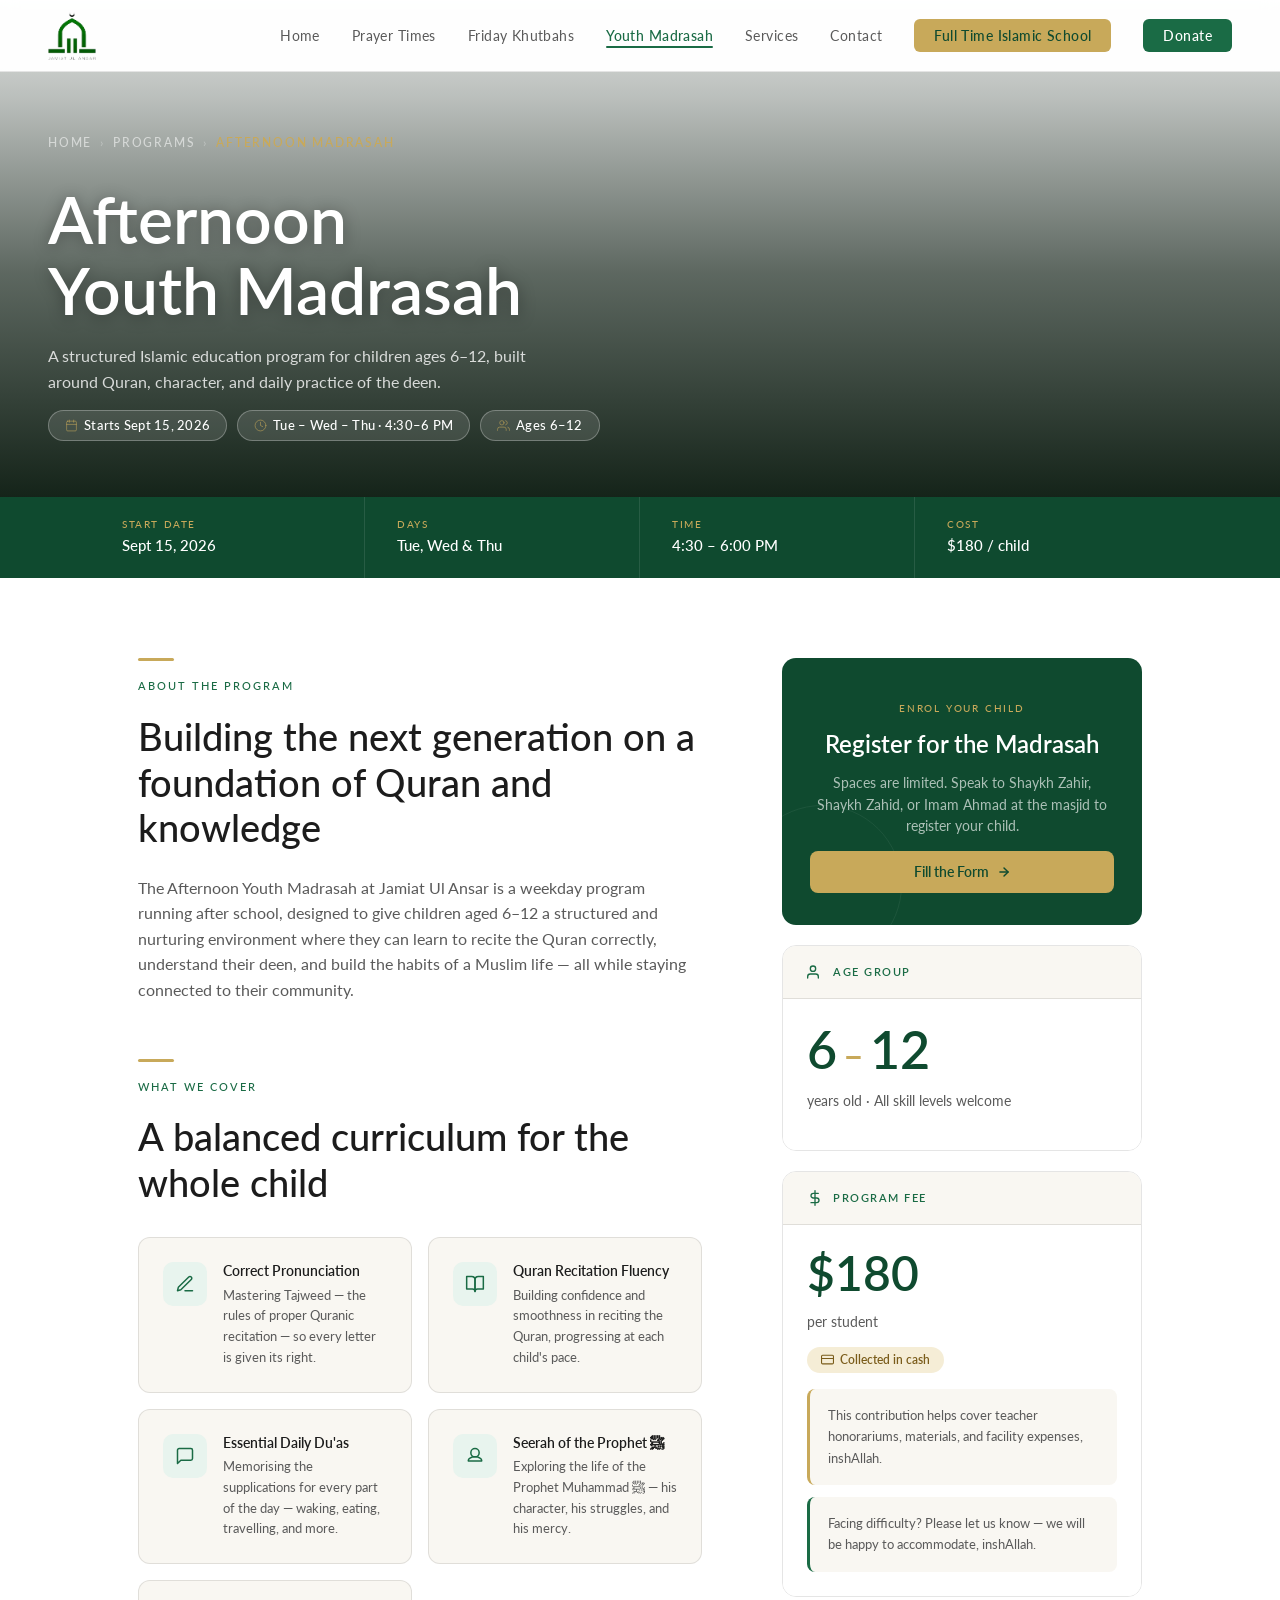
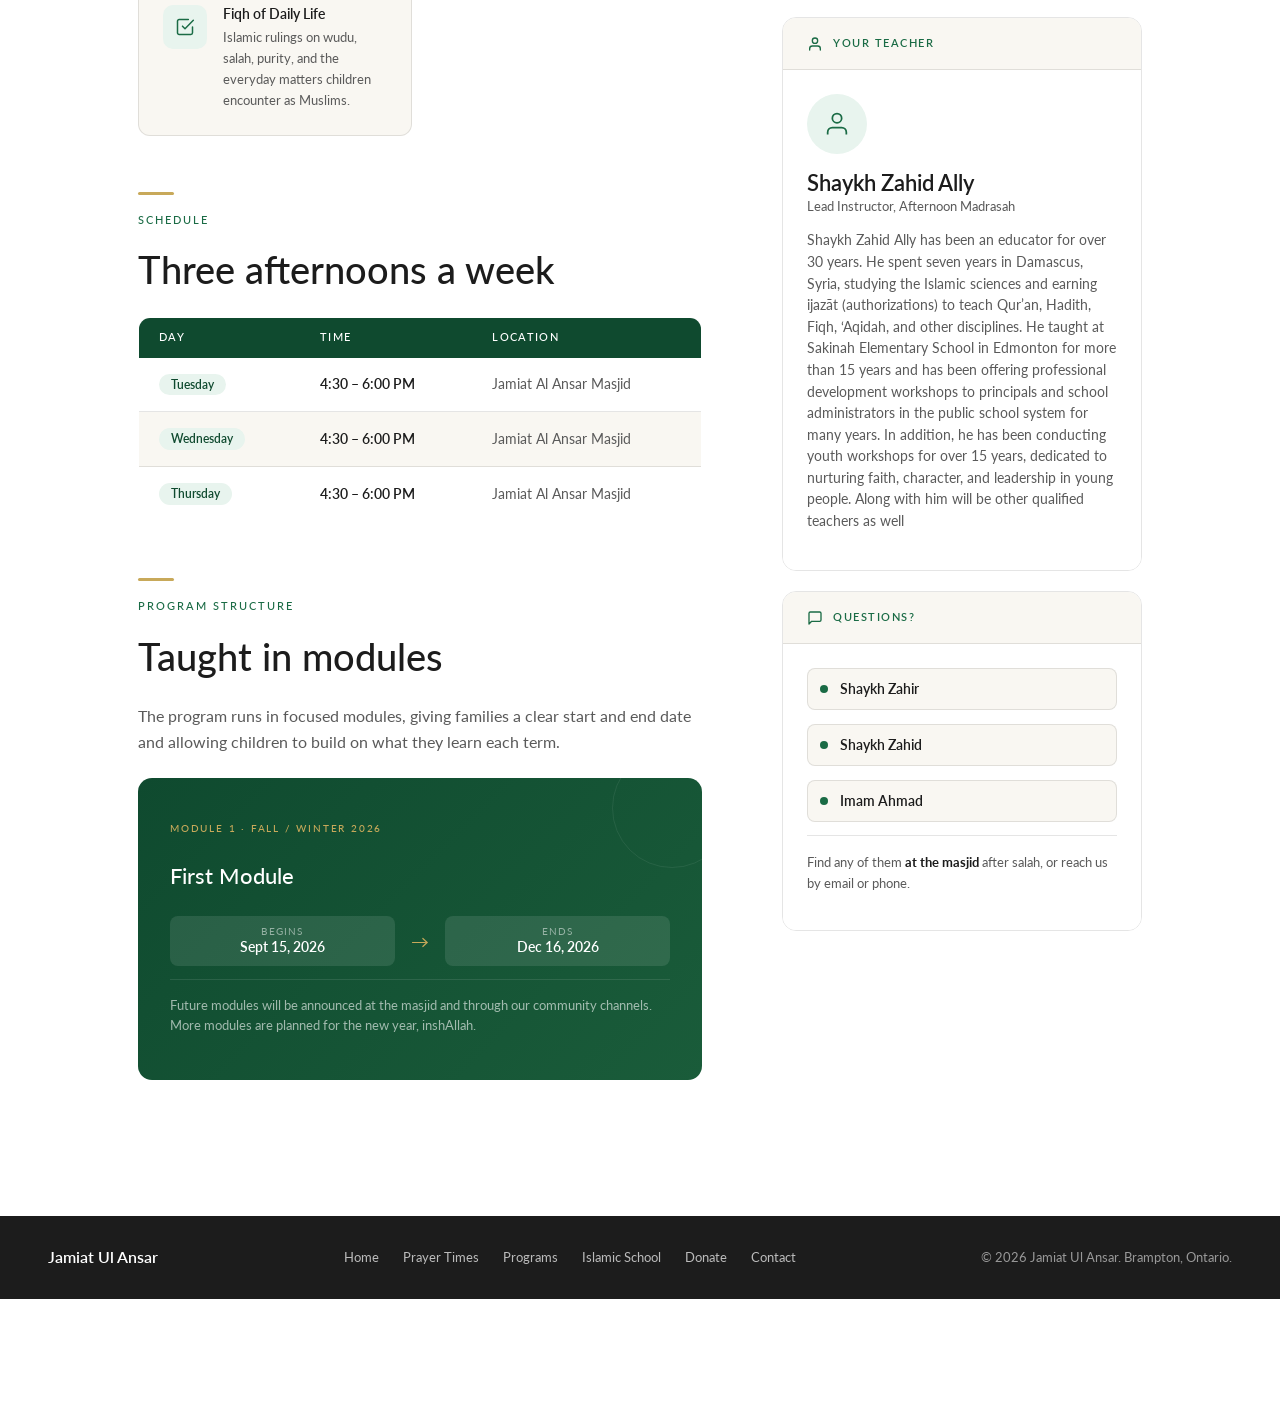
<file: afternoonmadrasah/index.html>
<!DOCTYPE html>
<html class="style-blue-2  custom_fonts comps live_website unicorn-platform-website" lang="en">



<head>
  
  
	<meta charset="utf-8">
	<meta name="viewport" content="width=device-width, initial-scale=1">
	<link rel="alternate" href="https://jamiatalansar.ca/afternoonmadrasah/" hreflang="en" />
	
  
    
      <link rel="stylesheet" href="../assets/unicorn/css/main.css">
    
  

  
    <script>
      window.isJsDelayed = false;
    </script>
    
      <script src="../assets/unicorn/js/main.js" defer></script>
    
  
	
  
    
      <link href="https://fonts.googleapis.com/css?family=Lato:400,700&display=swap" rel="stylesheet">
    
  

	
		<link rel="icon" type="image/png" href="../assets/img/820c7ac0-1047-4ef8-a4d3-8860561c640a.png" sizes="16x16" />
	
	<meta property="og:type" content="website">

    

    

	
		<meta property="og:image" content="../assets/img/d7cb36a4-7b6d-4cda-83ad-e5a4a651b1a1.png"/>
		<meta name="twitter:card" content="summary_large_image">
		<meta name="twitter:image" content="../assets/img/d7cb36a4-7b6d-4cda-83ad-e5a4a651b1a1.png">
	

  
  <link href="https://jamiatalansar.ca/afternoonmadrasah/" rel="canonical"><meta name="twitter:url" content="https://jamiatalansar.ca/afternoonmadrasah/"><meta property="og:url" content="https://jamiatalansar.ca/afternoonmadrasah/">
		
	

  
  
    <script>
      window.unicornEnv = "production"
    </script>
  
  
	
	
  

  

  
  
</head>

<body class="font-lato comps  " id="301366-1196590">


  
  
  
  
  
  
  
  
	<div 
    class="page-component__bg_image_box    bg-white-color   other-01-parent  is-first-component"
    id="other-01-80911"
    
    
  >
		
		<div 
      class="page-component__bg_overlay_box " 
      style=""
    >
			
		</div>
    
		<div class="page-component__wrapper" style="z-index: 10;padding-top:0px;padding-bottom:0px;">
      
        
	
	
	<section>
		




		<!DOCTYPE html>
<html lang="en">
<head>
  <meta charset="UTF-8" />
  <meta name="viewport" content="width=device-width, initial-scale=1.0" />
  <title>Afternoon Youth Madrasah – Jamiat Al Ansar</title>
  <link rel="preconnect" href="https://fonts.googleapis.com" />
  <link rel="preconnect" href="https://fonts.gstatic.com" crossorigin />
  <link href="https://fonts.googleapis.com/css2?family=Cormorant+Garamond:wght@500;600;700&family=DM+Sans:wght@400;500;700&display=swap" rel="stylesheet" />

  <style>
    *, *::before, *::after { box-sizing: border-box; margin: 0; padding: 0; }
    html, body { overflow-x: hidden; }

    :root {
      --green: #1a6b45;
      --green-dark: #0f4a2f;
      --green-light: #e8f4ee;
      --gold: #c8a95a;
      --gold-light: #f5edd6;
      --white: #ffffff;
      --off-white: #f9f7f2;
      --text: #1c1c1c;
      --text-muted: #5a5a5a;
      --border: rgba(0,0,0,0.1);
    }

    html { scroll-behavior: smooth; }
    body { font-family: 'DM Sans', sans-serif; color: var(--text); background: var(--white); }

    /* ── NAV ── */
    nav {
      position: fixed; top: 0; left: 0; right: 0; z-index: 100;
      display: flex; align-items: center; justify-content: space-between;
      padding: 0 3rem; height: 72px;
      background: rgba(255,255,255,0.97);
      border-bottom: 1px solid var(--border);
      backdrop-filter: blur(8px);
      margin-left: calc(-50vw + 50%);
      margin-right: calc(-50vw + 50%);
      width: 100vw;
      max-width: 100vw;
      transition: height 0.3s, box-shadow 0.3s;
    }
    .nav-logo { display: flex; align-items: center; gap: 12px; text-decoration: none; }
    .nav-logo img { transition: transform 0.3s cubic-bezier(0.22,1,0.36,1); }
    .nav-logo:hover img { transform: scale(1.05); }
    .nav-links { display: flex; align-items: center; gap: 2rem; list-style: none; }
    .nav-links a {
      font-size: 14px; font-weight: 400; color: var(--text-muted);
      text-decoration: none; letter-spacing: 0.03em; transition: color 0.2s; position: relative;
    }
    .nav-links a:hover { color: var(--green); }
    .nav-links a.active { color: var(--green); font-weight: 500; }
    .nav-links a.active::after {
      content: ''; position: absolute; bottom: -4px; left: 0; right: 0;
      height: 2px; background: var(--green); border-radius: 2px;
    }
    .nav-donate {
      background: var(--green); color: var(--white) !important; padding: 8px 20px;
      border-radius: 6px; font-weight: 500 !important; transition: background 0.2s !important;
    }
    .nav-donate:hover { background: var(--green-dark) !important; color: var(--white) !important; }
    .nav-school {
      background: var(--gold); color: var(--green-dark) !important; padding: 8px 20px;
      border-radius: 6px; font-weight: 500 !important; transition: background 0.2s !important;
    }
    .nav-school:hover { background: #e8c06a !important; color: var(--green-dark) !important; }
    .nav-hamburger {
      display: none; flex-direction: column; gap: 5px; cursor: pointer;
      background: none; border: none; padding: 4px;
    }
    .nav-hamburger span { display: block; width: 24px; height: 2px; background: var(--text); border-radius: 2px; transition: all 0.3s; }
    .mobile-menu {
      display: none; position: fixed; top: 72px; left: 0; right: 0; bottom: 0;
      background: var(--white); border-top: 1px solid var(--border); padding: 2rem 1.5rem;
      z-index: 99; flex-direction: column; gap: 0; overflow-y: auto;
    }
    .mobile-menu.open { display: flex; }
    .mobile-menu a {
      font-size: 18px; color: var(--text); text-decoration: none; font-weight: 400;
      padding: 1rem 0; border-bottom: 1px solid var(--border);
    }
    .mobile-menu a:last-child { border-bottom: none; }
    .mobile-menu a.donate-mobile {
      background: var(--green); color: var(--white); padding: 14px 20px; border-radius: 8px;
      text-align: center; font-weight: 500; margin-top: 1.5rem; border: none;
    }

    /* ── HERO ── */
    .hero {
      position: relative; min-height: 52vh;
      display: flex; align-items: flex-end;
      padding-top: 72px; overflow: hidden;
      margin-left: calc(-50vw + 50%);
      margin-right: calc(-50vw + 50%);
      width: 100vw; max-width: 100vw;
    }
    .hero-bg {
      position: absolute; inset: 0;
      background-image: url('https://thumbs.dreamstime.com/b/close-up-low-angle-shot-captures-holy-quran-resting-open-finely-carved-traditional-wooden-book-stand-thick-aged-pages-421780664.jpg');
      background-size: cover; background-position: center 40%;
      filter: brightness(0.72) saturate(0.80);
    }
    @media (max-width: 680px) { .hero-bg { background-position: center 55%; } }
    .hero-overlay {
      position: absolute; inset: 0;
      background: linear-gradient(to top, rgba(6,22,11,0.94) 0%, rgba(6,22,11,0.65) 45%, rgba(6,22,11,0.28) 80%, rgba(6,22,11,0.10) 100%);
    }
    .hero-content {
      position: relative; z-index: 2;
      padding: 4rem 3rem 3.5rem; max-width: 780px; width: 100%;
    }
    .hero-breadcrumb {
      display: flex; align-items: center; gap: 8px;
      font-size: 12px; font-weight: 500; letter-spacing: 0.15em; text-transform: uppercase;
      color: var(--gold); margin-bottom: 1.25rem;
    }
    .hero-breadcrumb a { color: rgba(255,255,255,0.55); text-decoration: none; }
    .hero-breadcrumb a:hover { color: var(--white); }
    .hero-breadcrumb span { color: rgba(255,255,255,0.3); }
    .hero-title {
      font-family: 'Cormorant Garamond', serif;
      font-size: clamp(38px, 6vw, 66px); font-weight: 600; line-height: 1.08;
      color: var(--white); margin-bottom: 1.1rem;
      text-shadow: 0 2px 16px rgba(0,0,0,0.35);
    }
    .hero-sub {
      font-size: 16px; color: rgba(255,255,255,0.80); line-height: 1.7;
      max-width: 480px; margin-bottom: 2.25rem;
    }
    .hero-tags { display: flex; gap: 10px; flex-wrap: wrap; }
    .hero-tag {
      display: inline-flex; align-items: center; gap: 6px;
      background: rgba(255,255,255,0.12); border: 1px solid rgba(255,255,255,0.28);
      color: var(--white); font-size: 13px; font-weight: 500;
      padding: 7px 16px; border-radius: 50px; backdrop-filter: blur(4px); letter-spacing: 0.02em;
    }
    .hero-tag svg { width: 13px; height: 13px; stroke: var(--gold); fill: none; flex-shrink: 0; }

    /* ── GLANCE BAR ── */
    .glance-bar {
      background: var(--green-dark); color: var(--white);
      margin-left: calc(-50vw + 50%);
      margin-right: calc(-50vw + 50%);
      width: 100vw; max-width: 100vw;
    }
    .glance-inner {
      display: grid; grid-template-columns: repeat(4, 1fr);
      max-width: 1100px; margin: 0 auto;
    }
    .glance-item {
      padding: 1.4rem 2rem;
      border-right: 1px solid rgba(255,255,255,0.10);
      display: flex; flex-direction: column; gap: 4px;
    }
    .glance-item:last-child { border-right: none; }
    .glance-label { font-size: 10px; letter-spacing: 0.16em; text-transform: uppercase; color: var(--gold); font-weight: 500; }
    .glance-value { font-size: 15px; font-weight: 500; color: var(--white); line-height: 1.4; }

    /* ── LAYOUT ── */
    .page-body {
      max-width: 1100px; margin: 0 auto;
      padding: 5rem 3rem;
      display: grid; grid-template-columns: 1fr 360px;
      gap: 5rem; align-items: start;
    }

    /* ── CONTENT ── */
    .section-rule { display: block; width: 36px; height: 3px; background: var(--gold); border-radius: 2px; margin-bottom: 1rem; }
    .section-eyebrow { font-size: 11px; letter-spacing: 0.18em; text-transform: uppercase; color: var(--green); font-weight: 500; margin-bottom: 0.5rem; }
    .section-heading { font-family: 'Cormorant Garamond', serif; font-size: clamp(26px, 3.5vw, 38px); font-weight: 500; color: var(--text); line-height: 1.2; margin-bottom: 1.5rem; }
    .content-block { margin-bottom: 3.5rem; }
    .intro-text { font-size: 16px; line-height: 1.85; color: var(--text-muted); max-width: 620px; }

    /* ── CURRICULUM ── */
    .curriculum-grid { display: grid; grid-template-columns: 1fr 1fr; gap: 1rem; margin-top: 2rem; }
    .curriculum-card {
      background: var(--off-white); border: 1px solid var(--border); border-radius: 12px;
      padding: 1.5rem; display: flex; gap: 1rem; align-items: flex-start;
      transition: border-color 0.2s, box-shadow 0.2s, transform 0.2s;
    }
    .curriculum-card:hover { border-color: var(--green); box-shadow: 0 4px 18px rgba(26,107,69,0.10); transform: translateY(-2px); }
    .curriculum-icon { width: 44px; height: 44px; background: var(--green-light); border-radius: 10px; display: flex; align-items: center; justify-content: center; flex-shrink: 0; }
    .curriculum-icon svg { width: 20px; height: 20px; stroke: var(--green); fill: none; stroke-width: 1.8; stroke-linecap: round; stroke-linejoin: round; }
    .curriculum-card-title { font-size: 14px; font-weight: 600; color: var(--text); margin-bottom: 4px; line-height: 1.3; }
    .curriculum-card-desc { font-size: 13px; color: var(--text-muted); line-height: 1.6; }

    /* ── SCHEDULE ── */
    .schedule-table { width: 100%; border-collapse: collapse; margin-top: 1.5rem; border-radius: 12px; overflow: hidden; border: 1px solid var(--border); }
    .schedule-table thead tr { background: var(--green-dark); color: var(--white); }
    .schedule-table th { padding: 0.85rem 1.25rem; font-size: 11px; font-weight: 500; letter-spacing: 0.12em; text-transform: uppercase; text-align: left; }
    .schedule-table td { padding: 1rem 1.25rem; font-size: 14px; color: var(--text-muted); border-bottom: 1px solid var(--border); vertical-align: middle; }
    .schedule-table tr:last-child td { border-bottom: none; }
    .schedule-table tr:nth-child(even) td { background: var(--off-white); }
    .day-badge { display: inline-flex; align-items: center; background: var(--green-light); color: var(--green-dark); font-size: 12px; font-weight: 600; padding: 4px 12px; border-radius: 50px; }
    .time-value { font-weight: 600; color: var(--text); }

    /* ── MODULE ── */
    .module-block {
      background: linear-gradient(135deg, var(--green-dark) 0%, #1a5c3a 100%);
      border-radius: 14px; padding: 2rem; color: var(--white); margin-top: 1.5rem;
      position: relative; overflow: hidden;
    }
    .module-block::after { content: ''; position: absolute; top: -30px; right: -30px; width: 120px; height: 120px; border: 1px solid rgba(255,255,255,0.07); border-radius: 50%; pointer-events: none; }
    .module-label { font-size: 10px; letter-spacing: 0.18em; text-transform: uppercase; color: var(--gold); font-weight: 500; margin-bottom: 0.75rem; }
    .module-name { font-family: 'Cormorant Garamond', serif; font-size: 22px; font-weight: 500; margin-bottom: 1.25rem; }
    .module-dates { display: flex; align-items: center; gap: 1rem; }
    .module-date-box { background: rgba(255,255,255,0.10); border-radius: 8px; padding: 0.65rem 1.1rem; text-align: center; flex: 1; }
    .module-date-label { font-size: 10px; letter-spacing: 0.12em; text-transform: uppercase; color: rgba(255,255,255,0.50); margin-bottom: 3px; }
    .module-date-value { font-size: 13.5px; font-weight: 600; color: var(--white); }
    .module-arrow { color: var(--gold); font-size: 18px; flex-shrink: 0; }
    .module-note { font-size: 12.5px; color: rgba(255,255,255,0.60); margin-top: 1.25rem; line-height: 1.6; border-top: 1px solid rgba(255,255,255,0.10); padding-top: 1rem; }

    /* ── SIDEBAR ── */
    .sidebar { display: flex; flex-direction: column; gap: 1.25rem; }
    .sidebar-card { border-radius: 14px; border: 1px solid var(--border); overflow: hidden; }
    .sidebar-card-header { padding: 1.1rem 1.5rem; background: var(--off-white); border-bottom: 1px solid var(--border); display: flex; align-items: center; gap: 10px; }
    .sidebar-card-header svg { width: 16px; height: 16px; stroke: var(--green); fill: none; stroke-width: 2; stroke-linecap: round; stroke-linejoin: round; flex-shrink: 0; }
    .sidebar-card-header-label { font-size: 11px; letter-spacing: 0.14em; text-transform: uppercase; font-weight: 600; color: var(--green); }
    .sidebar-card-body { padding: 1.5rem; background: var(--white); }

    .cost-amount { font-family: 'Cormorant Garamond', serif; font-size: 48px; font-weight: 600; color: var(--green-dark); line-height: 1; margin-bottom: 4px; }
    .cost-period { font-size: 14px; color: var(--text-muted); margin-bottom: 1.25rem; }
    .cost-note { font-size: 13px; color: var(--text-muted); line-height: 1.65; background: var(--off-white); border-radius: 8px; padding: 1rem 1.1rem; border-left: 3px solid var(--gold); }
    .cost-note + .cost-note { margin-top: 0.75rem; border-left-color: var(--green); }
    .cost-cash-badge { display: inline-flex; align-items: center; gap: 6px; background: var(--gold-light); color: #7a5c1a; font-size: 12px; font-weight: 600; padding: 6px 14px; border-radius: 50px; margin-bottom: 1rem; }
    .cost-cash-badge svg { width: 13px; height: 13px; }

    .teacher-avatar { width: 60px; height: 60px; border-radius: 50%; background: var(--green-light); display: flex; align-items: center; justify-content: center; margin-bottom: 1rem; }
    .teacher-avatar svg { width: 28px; height: 28px; stroke: var(--green); fill: none; stroke-width: 1.5; }
    .teacher-name { font-family: 'Cormorant Garamond', serif; font-size: 22px; font-weight: 600; color: var(--text); margin-bottom: 4px; }
    .teacher-title { font-size: 13px; color: var(--text-muted); margin-bottom: 1rem; }
    .teacher-desc { font-size: 13.5px; line-height: 1.7; color: var(--text-muted); }

    .contact-people { display: flex; flex-direction: column; gap: 0.85rem; }
    .contact-person { display: flex; align-items: center; gap: 12px; padding: 0.75rem; border-radius: 8px; background: var(--off-white); border: 1px solid var(--border); }
    .contact-person-dot { width: 8px; height: 8px; border-radius: 50%; background: var(--green); flex-shrink: 0; }
    .contact-person-name { font-size: 14px; font-weight: 600; color: var(--text); }
    .contact-where { font-size: 13px; color: var(--text-muted); line-height: 1.65; margin-top: 1rem; padding-top: 1rem; border-top: 1px solid var(--border); }
    .contact-where strong { color: var(--text); }

    .age-display { display: flex; align-items: baseline; gap: 6px; margin-bottom: 0.5rem; }
    .age-number { font-family: 'Cormorant Garamond', serif; font-size: 52px; font-weight: 600; color: var(--green-dark); line-height: 1; }
    .age-dash { font-family: 'Cormorant Garamond', serif; font-size: 36px; color: var(--gold); }
    .age-label { font-size: 14px; color: var(--text-muted); }

    .cta-card {
      background: var(--green-dark); border-radius: 14px;
      padding: 2rem 1.75rem; text-align: center; position: relative; overflow: hidden;
    }
    .cta-card::before { content: ''; position: absolute; bottom: -40px; left: -40px; width: 160px; height: 160px; border: 1px solid rgba(255,255,255,0.06); border-radius: 50%; pointer-events: none; }
    .cta-card-label { font-size: 10px; letter-spacing: 0.18em; text-transform: uppercase; color: var(--gold); font-weight: 500; margin-bottom: 0.6rem; position: relative; }
    .cta-card-title { font-family: 'Cormorant Garamond', serif; font-size: 24px; font-weight: 600; color: var(--white); margin-bottom: 0.75rem; position: relative; }
    .cta-card-body { font-size: 13.5px; color: rgba(255,255,255,0.65); line-height: 1.65; margin-bottom: 1.5rem; position: relative; }
    .cta-btn {
      display: inline-flex; align-items: center; justify-content: center; gap: 8px;
      background: var(--gold); color: var(--green-dark);
      padding: 13px 28px; border-radius: 8px; font-size: 14px; font-weight: 600;
      text-decoration: none; width: 100%; transition: background 0.2s, transform 0.15s;
      font-family: 'DM Sans', sans-serif; position: relative;
    }
    .cta-btn:hover { background: #e8c06a; transform: translateY(-1px); }

    /* ── FOOTER ── */
    footer {
      background: var(--text); color: rgba(255,255,255,0.55);
      padding: 2rem 3rem; display: flex; align-items: center; justify-content: space-between;
      flex-wrap: wrap; gap: 1rem;
      margin-left: calc(-50vw + 50%);
      margin-right: calc(-50vw + 50%);
      width: 100vw; max-width: 100vw;
    }
    footer a { color: rgba(255,255,255,0.7); text-decoration: none; }
    footer a:hover { color: var(--white); }
    .footer-logo { font-family: 'Cormorant Garamond', serif; font-size: 16px; color: var(--white); font-weight: 600; }
    .footer-links { display: flex; gap: 1.5rem; font-size: 13px; list-style: none; }

    /* ── ANIMATIONS ── */
    .reveal { opacity: 0; transform: translateY(20px); transition: opacity 0.6s cubic-bezier(0.22,1,0.36,1), transform 0.6s cubic-bezier(0.22,1,0.36,1); }
    .reveal.visible { opacity: 1; transform: translateY(0); }
    .reveal-stagger > * { opacity: 0; transform: translateY(16px); transition: opacity 0.55s cubic-bezier(0.22,1,0.36,1), transform 0.55s cubic-bezier(0.22,1,0.36,1); }
    .reveal-stagger.visible > *:nth-child(1) { opacity:1; transform:translateY(0); transition-delay:0.04s; }
    .reveal-stagger.visible > *:nth-child(2) { opacity:1; transform:translateY(0); transition-delay:0.12s; }
    .reveal-stagger.visible > *:nth-child(3) { opacity:1; transform:translateY(0); transition-delay:0.20s; }
    .reveal-stagger.visible > *:nth-child(4) { opacity:1; transform:translateY(0); transition-delay:0.28s; }
    .reveal-stagger.visible > *:nth-child(5) { opacity:1; transform:translateY(0); transition-delay:0.36s; }

    .hero-breadcrumb { animation: fadeUp 0.6s 0.1s cubic-bezier(0.22,1,0.36,1) both; }
    .hero-title      { animation: fadeUp 0.7s 0.2s cubic-bezier(0.22,1,0.36,1) both; }
    .hero-sub        { animation: fadeUp 0.7s 0.33s cubic-bezier(0.22,1,0.36,1) both; }
    .hero-tags       { animation: fadeUp 0.7s 0.46s cubic-bezier(0.22,1,0.36,1) both; }
    @keyframes fadeUp { from { opacity: 0; transform: translateY(24px); } to { opacity: 1; transform: translateY(0); } }

    @media (prefers-reduced-motion: reduce) {
      *, *::before, *::after { animation-duration: 0.01ms !important; transition-duration: 0.01ms !important; }
    }

    /* ── RESPONSIVE ── */
    @media (max-width: 960px) {
      nav { padding: 0 1.25rem; }
      .nav-links { display: none; }
      .nav-hamburger { display: flex; }
      .page-body { grid-template-columns: 1fr; gap: 3rem; padding: 3.5rem 1.5rem; }
      .sidebar { order: -1; }
      .glance-inner { grid-template-columns: 1fr 1fr; }
      .glance-item { border-right: none; border-bottom: 1px solid rgba(255,255,255,0.10); }
      .glance-item:nth-child(odd) { border-right: 1px solid rgba(255,255,255,0.10); }
      .glance-item:last-child, .glance-item:nth-last-child(2):nth-child(odd) { border-bottom: none; }
    }
    @media (max-width: 680px) {
      .hero-content { padding: 3rem 1.25rem 2.75rem; }
      .hero-title { font-size: clamp(32px, 9vw, 48px); }
      .hero-sub { font-size: 15px; }
      .hero-tags { gap: 8px; }
      .hero-tag { font-size: 12px; padding: 6px 12px; }
      .page-body { padding: 2.5rem 1.25rem; gap: 2.5rem; }
      .curriculum-grid { grid-template-columns: 1fr; }
      .module-dates { flex-direction: column; gap: 0.6rem; }
      .module-arrow { transform: rotate(90deg); align-self: center; }
      footer { padding: 1.25rem; flex-direction: column; align-items: flex-start; }
      .footer-links { flex-wrap: wrap; gap: 0.75rem; font-size: 12px; }
      .section-heading { font-size: clamp(22px, 6vw, 32px); }
    }
    @media (max-width: 440px) {
      .glance-inner { grid-template-columns: 1fr; }
      .glance-item { border-right: none !important; }
      .glance-item:last-child { border-bottom: none; }
      .cost-amount { font-size: 40px; }
      .age-number { font-size: 44px; }
    }
  </style>
</head>
<body>

  <!-- NAV -->
  <nav id="mainNav">
    <a href="../" class="nav-logo">
      <img src="../assets/img/f8a33da4-375b-4a68-b552-b1c86b1c55d6.png" alt="Jamiat Al Ansar logo" style="height:48px; width:auto; display:block;" />
    </a>
    <ul class="nav-links">
      <li><a href="../">Home</a></li>
      <li><a href="../">Prayer Times</a></li>
      <li><a href="../jumuah/">Friday Khutbahs</a></li>
      <li><a href="#" class="active">Youth Madrasah</a></li>
      <li><a href="../services/">Services</a></li>
      <li><a href="../contacts/">Contact</a></li>
      <li><a href="https://www.lotetree.ca/" class="nav-school">Full Time Islamic School</a></li>
      <li><a href="https://app.irm.io/jamiatalansar.ca" class="nav-donate">Donate</a></li>
    </ul>
    <button class="nav-hamburger" onclick="toggleMenu()" aria-label="Open menu">
      <span></span><span></span><span></span>
    </button>
  </nav>

  <!-- MOBILE MENU -->
  <div class="mobile-menu" id="mobileMenu">
    <a href="../">Home</a>
    <a href="../">Prayer Times</a>
    <a href="../jumuah/">Friday Khutbahs</a>
    <a href="#">Youth Madrasah</a>
    <a href="../services/">Services</a>
    <a href="../contacts/">Contact</a>
    <a href="https://app.irm.io/jamiatalansar.ca" class="donate-mobile">Support Our Masjid</a>
  </div>

  <!-- HERO -->
  <section class="hero">
    <div class="hero-bg"></div>
    <div class="hero-overlay"></div>
    <div class="hero-content">
      <div class="hero-breadcrumb">
        <a href="../">Home</a>
        <span>›</span>
        <a href="index.html#programs">Programs</a>
        <span>›</span>
        Afternoon Madrasah
      </div>
      <h1 class="hero-title">Afternoon<br>Youth Madrasah</h1>
      <p class="hero-sub">A structured Islamic education program for children ages 6–12, built around Quran, character, and daily practice of the deen.</p>
      <div class="hero-tags">
        <span class="hero-tag">
          <svg viewBox="0 0 24 24" stroke-linecap="round" stroke-linejoin="round"><rect x="3" y="4" width="18" height="18" rx="2"/><line x1="16" y1="2" x2="16" y2="6"/><line x1="8" y1="2" x2="8" y2="6"/><line x1="3" y1="10" x2="21" y2="10"/></svg>
          Starts Sept 15, 2026
        </span>
        <span class="hero-tag">
          <svg viewBox="0 0 24 24" stroke-linecap="round" stroke-linejoin="round"><circle cx="12" cy="12" r="10"/><polyline points="12 6 12 12 16 14"/></svg>
          Tue – Wed – Thu · 4:30–6 PM
        </span>
        <span class="hero-tag">
          <svg viewBox="0 0 24 24" stroke-linecap="round" stroke-linejoin="round"><path d="M17 21v-2a4 4 0 0 0-4-4H5a4 4 0 0 0-4 4v2"/><circle cx="9" cy="7" r="4"/><path d="M23 21v-2a4 4 0 0 0-3-3.87"/><path d="M16 3.13a4 4 0 0 1 0 7.75"/></svg>
          Ages 6–12
        </span>
      </div>
    </div>
  </section>

  <!-- GLANCE BAR -->
  <div class="glance-bar">
    <div class="glance-inner">
      <div class="glance-item">
        <span class="glance-label">Start Date</span>
        <span class="glance-value">Sept 15, 2026</span>
      </div>
      <div class="glance-item">
        <span class="glance-label">Days</span>
        <span class="glance-value">Tue, Wed & Thu</span>
      </div>
      <div class="glance-item">
        <span class="glance-label">Time</span>
        <span class="glance-value">4:30 – 6:00 PM</span>
      </div>
      <div class="glance-item">
        <span class="glance-label">Cost</span>
        <span class="glance-value">$180 / child</span>
      </div>
    </div>
  </div>

  <!-- MAIN BODY -->
  <div class="page-body">
    <main>

      <div class="content-block reveal">
        <span class="section-rule"></span>
        <p class="section-eyebrow">About the Program</p>
        <h2 class="section-heading">Building the next generation on a foundation of Quran and knowledge</h2>
        <p class="intro-text">The Afternoon Youth Madrasah at Jamiat Ul Ansar is a weekday program running after school, designed to give children aged 6–12 a structured and nurturing environment where they can learn to recite the Quran correctly, understand their deen, and build the habits of a Muslim life — all while staying connected to their community.</p>
      </div>

      <div class="content-block">
        <span class="section-rule"></span>
        <p class="section-eyebrow">What We Cover</p>
        <h2 class="section-heading">A balanced curriculum for the whole child</h2>
        <div class="curriculum-grid reveal-stagger">
          <div class="curriculum-card">
            <div class="curriculum-icon"><svg viewBox="0 0 24 24"><path d="M12 20h9"/><path d="M16.5 3.5a2.121 2.121 0 0 1 3 3L7 19l-4 1 1-4L16.5 3.5z"/></svg></div>
            <div>
              <div class="curriculum-card-title">Correct Pronunciation</div>
              <div class="curriculum-card-desc">Mastering Tajweed — the rules of proper Quranic recitation — so every letter is given its right.</div>
            </div>
          </div>
          <div class="curriculum-card">
            <div class="curriculum-icon"><svg viewBox="0 0 24 24"><path d="M2 3h6a4 4 0 0 1 4 4v14a3 3 0 0 0-3-3H2z"/><path d="M22 3h-6a4 4 0 0 0-4 4v14a3 3 0 0 1 3-3h7z"/></svg></div>
            <div>
              <div class="curriculum-card-title">Quran Recitation Fluency</div>
              <div class="curriculum-card-desc">Building confidence and smoothness in reciting the Quran, progressing at each child's pace.</div>
            </div>
          </div>
          <div class="curriculum-card">
            <div class="curriculum-icon"><svg viewBox="0 0 24 24"><path d="M21 15a2 2 0 0 1-2 2H7l-4 4V5a2 2 0 0 1 2-2h14a2 2 0 0 1 2 2z"/></svg></div>
            <div>
              <div class="curriculum-card-title">Essential Daily Du'as</div>
              <div class="curriculum-card-desc">Memorising the supplications for every part of the day — waking, eating, travelling, and more.</div>
            </div>
          </div>
          <div class="curriculum-card">
            <div class="curriculum-icon"><svg viewBox="0 0 24 24"><circle cx="12" cy="8" r="5"/><path d="M12 13c-5.33 0-8 2.67-8 4v1h16v-1c0-1.33-2.67-4-8-4z"/></svg></div>
            <div>
              <div class="curriculum-card-title">Seerah of the Prophet ﷺ</div>
              <div class="curriculum-card-desc">Exploring the life of the Prophet Muhammad ﷺ — his character, his struggles, and his mercy.</div>
            </div>
          </div>
          <div class="curriculum-card">
            <div class="curriculum-icon"><svg viewBox="0 0 24 24"><polyline points="9 11 12 14 22 4"/><path d="M21 12v7a2 2 0 0 1-2 2H5a2 2 0 0 1-2-2V5a2 2 0 0 1 2-2h11"/></svg></div>
            <div>
              <div class="curriculum-card-title">Fiqh of Daily Life</div>
              <div class="curriculum-card-desc">Islamic rulings on wudu, salah, purity, and the everyday matters children encounter as Muslims.</div>
            </div>
          </div>
        </div>
      </div>

      <div class="content-block reveal">
        <span class="section-rule"></span>
        <p class="section-eyebrow">Schedule</p>
        <h2 class="section-heading">Three afternoons a week</h2>
        <table class="schedule-table">
          <thead><tr><th>Day</th><th>Time</th><th>Location</th></tr></thead>
          <tbody>
            <tr><td><span class="day-badge">Tuesday</span></td><td><span class="time-value">4:30 – 6:00 PM</span></td><td>Jamiat Al Ansar Masjid</td></tr>
            <tr><td><span class="day-badge">Wednesday</span></td><td><span class="time-value">4:30 – 6:00 PM</span></td><td>Jamiat Al Ansar Masjid</td></tr>
            <tr><td><span class="day-badge">Thursday</span></td><td><span class="time-value">4:30 – 6:00 PM</span></td><td>Jamiat Al Ansar Masjid</td></tr>
          </tbody>
        </table>
      </div>

      <div class="content-block reveal">
        <span class="section-rule"></span>
        <p class="section-eyebrow">Program Structure</p>
        <h2 class="section-heading">Taught in modules</h2>
        <p class="intro-text">The program runs in focused modules, giving families a clear start and end date and allowing children to build on what they learn each term.</p>
        <div class="module-block">
          <p class="module-label">Module 1 · Fall / Winter 2026</p>
          <p class="module-name">First Module</p>
          <div class="module-dates">
            <div class="module-date-box"><div class="module-date-label">Begins</div><div class="module-date-value">Sept 15, 2026</div></div>
            <span class="module-arrow">→</span>
            <div class="module-date-box"><div class="module-date-label">Ends</div><div class="module-date-value">Dec 16, 2026</div></div>
          </div>
          <p class="module-note">Future modules will be announced at the masjid and through our community channels. More modules are planned for the new year, inshAllah.</p>
        </div>
      </div>

    </main>

    <!-- SIDEBAR -->
    <aside class="sidebar">

      <div class="cta-card-wrap">
        <div class="cta-card">
          <p class="cta-card-label">Enrol Your Child</p>
          <h3 class="cta-card-title">Register for the Madrasah</h3>
          <p class="cta-card-body">Spaces are limited. Speak to Shaykh Zahir, Shaykh Zahid, or Imam Ahmad at the masjid to register your child.</p>
          <a href="https://docs.google.com/forms/d/e/1FAIpQLSe_YNJk_9zryRhmll3tYZikKjaF5FZwEPAT3f-KQ2zB1drEUQ/viewform?usp=header" class="cta-btn">
            Fill the Form
            <svg width="14" height="14" viewBox="0 0 24 24" fill="none" stroke="currentColor" stroke-width="2.5" stroke-linecap="round" stroke-linejoin="round"><line x1="5" y1="12" x2="19" y2="12"/><polyline points="12 5 19 12 12 19"/></svg>
          </a>
        </div>
      </div>

      <div class="sidebar-card reveal">
        <div class="sidebar-card-header">
          <svg viewBox="0 0 24 24"><path d="M17 21v-2a4 4 0 0 0-4-4H5a4 4 0 0 0-4 4v2"/><circle cx="9" cy="7" r="4"/></svg>
          <span class="sidebar-card-header-label">Age Group</span>
        </div>
        <div class="sidebar-card-body">
          <div class="age-display">
            <span class="age-number">6</span>
            <span class="age-dash">–</span>
            <span class="age-number">12</span>
          </div>
          <p class="age-label">years old · All skill levels welcome</p>
        </div>
      </div>

      <div class="sidebar-card reveal">
        <div class="sidebar-card-header">
          <svg viewBox="0 0 24 24"><line x1="12" y1="1" x2="12" y2="23"/><path d="M17 5H9.5a3.5 3.5 0 0 0 0 7h5a3.5 3.5 0 0 1 0 7H6"/></svg>
          <span class="sidebar-card-header-label">Program Fee</span>
        </div>
        <div class="sidebar-card-body">
          <div class="cost-amount">$180</div>
          <p class="cost-period">per student</p>
          <div class="cost-cash-badge">
            <svg viewBox="0 0 24 24" width="13" height="13" fill="none" stroke="currentColor" stroke-width="2" stroke-linecap="round"><rect x="1" y="4" width="22" height="16" rx="2"/><line x1="1" y1="10" x2="23" y2="10"/></svg>
            Collected in cash
          </div>
          <div class="cost-note">This contribution helps cover teacher honorariums, materials, and facility expenses, inshAllah.</div>
          <div class="cost-note">Facing difficulty? Please let us know — we will be happy to accommodate, inshAllah.</div>
        </div>
      </div>

      <div class="sidebar-card reveal">
        <div class="sidebar-card-header">
          <svg viewBox="0 0 24 24"><path d="M20 21v-2a4 4 0 0 0-4-4H8a4 4 0 0 0-4 4v2"/><circle cx="12" cy="7" r="4"/></svg>
          <span class="sidebar-card-header-label">Your Teacher</span>
        </div>
        <div class="sidebar-card-body">
          <div class="teacher-avatar">
            <svg viewBox="0 0 24 24"><path d="M20 21v-2a4 4 0 0 0-4-4H8a4 4 0 0 0-4 4v2"/><circle cx="12" cy="7" r="4"/></svg>
          </div>
          <div class="teacher-name">Shaykh Zahid Ally</div>
          <div class="teacher-title">Lead Instructor, Afternoon Madrasah</div>
          <p class="teacher-desc">Shaykh Zahid Ally has been an educator for over 30 years. He spent seven years in Damascus, Syria, studying the Islamic sciences and earning ijazāt (authorizations) to teach Qur’an, Hadith, Fiqh, ‘Aqidah, and other disciplines. He taught at Sakinah Elementary School in Edmonton for more than 15 years and has been offering professional development workshops to principals and school administrators in the public school system for many years. In addition, he has been conducting youth workshops for over 15 years, dedicated to nurturing faith, character, and leadership in young people. Along with him will be other qualified teachers as well</p>
        </div>
      </div>

      <div class="sidebar-card reveal">
        <div class="sidebar-card-header">
          <svg viewBox="0 0 24 24"><path d="M21 15a2 2 0 0 1-2 2H7l-4 4V5a2 2 0 0 1 2-2h14a2 2 0 0 1 2 2z"/></svg>
          <span class="sidebar-card-header-label">Questions?</span>
        </div>
        <div class="sidebar-card-body">
          <div class="contact-people">
            <div class="contact-person"><div class="contact-person-dot"></div><div><div class="contact-person-name">Shaykh Zahir</div></div></div>
            <div class="contact-person"><div class="contact-person-dot"></div><div><div class="contact-person-name">Shaykh Zahid</div></div></div>
            <div class="contact-person"><div class="contact-person-dot"></div><div><div class="contact-person-name">Imam Ahmad</div></div></div>
          </div>
          <p class="contact-where">Find any of them <strong>at the masjid</strong> after salah, or reach us by email or phone.</p>
        </div>
      </div>

    </aside>
  </div>

  <!-- FOOTER -->
  <footer>
    <div class="footer-logo">Jamiat Ul Ansar</div>
    <ul class="footer-links">
      <li><a href="index.html">Home</a></li>
      <li><a href="index.html#prayer-times">Prayer Times</a></li>
      <li><a href="index.html#programs">Programs</a></li>
      <li><a href="https://www.lotetree.ca/">Islamic School</a></li>
      <li><a href="https://app.irm.io/jamiatalansar.ca">Donate</a></li>
      <li><a href="../contacts/">Contact</a></li>
    </ul>
    <div style="font-size:13px;">© 2026 Jamiat Ul Ansar. Brampton, Ontario.</div>
  </footer>

  <script>
    function toggleMenu() {
      document.getElementById('mobileMenu').classList.toggle('open');
    }
    document.querySelectorAll('.mobile-menu a').forEach(link => {
      link.addEventListener('click', () => {
        document.getElementById('mobileMenu').classList.remove('open');
      });
    });

    window.addEventListener('scroll', () => {
      const nav = document.getElementById('mainNav');
      if (window.scrollY > 40) {
        nav.style.height = '60px';
        nav.style.boxShadow = '0 2px 12px rgba(0,0,0,0.08)';
      } else {
        nav.style.height = '72px';
        nav.style.boxShadow = 'none';
      }
    });

    const observer = new IntersectionObserver((entries) => {
      entries.forEach(entry => {
        if (entry.isIntersecting) {
          entry.target.classList.add('visible');
          observer.unobserve(entry.target);
        }
      });
    }, { threshold: 0.06, rootMargin: '0px 0px -16px 0px' });

    document.querySelectorAll('.reveal, .reveal-stagger').forEach(el => observer.observe(el));

    const heroBg = document.querySelector('.hero-bg');
    if (heroBg && window.innerWidth > 768) {
      window.addEventListener('scroll', () => {
        const scrolled = window.scrollY;
        if (scrolled < window.innerHeight) {
          heroBg.style.transform = 'translateY(' + (scrolled * 0.22) + 'px)';
        }
      }, { passive: true });
    }
  </script>
</body>
</html>
	</section>

      
		</div>
	</div>
  
  


	
	
	
	
	
  
  
  
	<div 
    class="popup-component js-custom-popup page-component__bg_image_box    bg-white-color   popup-component_no-image popup-01-parent is-not-first-component"
    id="popup-01-success_default"
    
    
  >
		<button class="popup-component__close-button js-close-custom-popup-button">
			<svg viewBox="0 0 36 36" fill="none" xmlns="http://www.w3.org/2000/svg">
				<path d="M20.0806 17.9986L30.6275 5.42673C30.8043 5.2178 30.6556 4.90039 30.3824 4.90039H27.1762C26.9873 4.90039 26.8065 4.98477 26.682 5.12941L17.9833 15.4995L9.28465 5.12941C9.16411 4.98477 8.98331 4.90039 8.79045 4.90039H5.5842C5.31099 4.90039 5.16233 5.2178 5.33911 5.42673L15.886 17.9986L5.33911 30.5705C5.29951 30.6171 5.2741 30.674 5.26591 30.7346C5.25771 30.7952 5.26708 30.8568 5.29288 30.9122C5.31869 30.9677 5.35985 31.0145 5.41149 31.0472C5.46313 31.0799 5.52307 31.0972 5.5842 31.0968H8.79045C8.97929 31.0968 9.16009 31.0124 9.28465 30.8678L17.9833 20.4977L26.682 30.8678C26.8025 31.0124 26.9833 31.0968 27.1762 31.0968H30.3824C30.6556 31.0968 30.8043 30.7794 30.6275 30.5705L20.0806 17.9986Z" fill="white"/>
			</svg>				
		</button>
		<div class="popup-component__bg_image_box">
			
			
			<div 
        class="page-component__bg_overlay_box "
        style=""
      >
				
			</div>
			
			<div class="page-component__wrapper" style="z-index: 10;padding-top: 1px;padding-bottom: 1px;">
				



    
    
    
    
    <div class="popup-01 graphics-image default-graphics-image">
        <div class="container container--premid popup-01__container">
            <div class="popup-01__left">
                <div class="popup-01__content">
                    
                        <h2 class="title-text heading popup-01__heading">Submission Successful</h2>
                    
                    
                        <p class="subtitle-text content_box popup-01__text">The form has been successfully submitted.</p>
                    
                    <div class="popup-01__cta-box">
                        
	
<div class="buttons-set"><ul class="buttons-set__list"><li class="buttons-set__item"><a
				 data-stripe-product-id="" data-stripe-checkout-version="" data-stripe-mode="payment" data-successful-payment-url="" data-cancel-payment-url=""

				 class="button button--black-bg " href="../" target="_blank"   onclick="event.preventDefault(); window.unicornplatform.closeAllPopups();"   ><span class="button__text">Back to site</span></a></li></ul></div>

                    </div>
                </div>
            </div>
            
              
            
        </div>
    </div>





			</div>
		</div>
	</div>
  
  


	









    
	
	
        <div class="bg-white-color ">
            <footer 
              class="footer-02" 
              id="footer"
              style=""
              
            >
                <div class="container">
                    <div class="footer-02__wrapper">
                        <div class="content-text footer-02__text content_box">&copy; 2026&nbsp;
                        </div>
                        <div class="social-buttons  "><ul class="social-buttons__list"></ul></div>
                    </div>
                </div>
            </footer>
        </div>
	
  
  




	<div class="popup-component__mask js-close-custom-popup-button js-custom-popup-mask"></div>

<div class="pswp" tabindex="-1" role="dialog" aria-hidden="true">
	<div class="pswp__bg"></div>
	<div class="pswp__scroll-wrap">
		<div class="pswp__container">
			<div class="pswp__item"></div>
			<div class="pswp__item"></div>
			<div class="pswp__item"></div>
		</div>
		<div class="pswp__ui pswp__ui--hidden">
			<div class="pswp__top-bar">
				<div class="pswp__counter"></div>
				<button class="pswp__button pswp__button--close" title="Close (Esc)"></button>
				<button class="pswp__button pswp__button--share" title="Share"></button>
				<button class="pswp__button pswp__button--fs" title="Toggle fullscreen"></button>
				<button class="pswp__button pswp__button--zoom" title="Zoom in/out"></button>
				<div class="pswp__preloader">
					<div class="pswp__preloader__icn">
						<div class="pswp__preloader__cut">
							<div class="pswp__preloader__donut"></div>
						</div>
					</div>
				</div>
			</div>
			<div class="pswp__share-modal pswp__share-modal--hidden pswp__single-tap">
				<div class="pswp__share-tooltip"></div>
			</div>
			<button class="pswp__button pswp__button--arrow--left" title="Previous (arrow left)"></button>
			<button class="pswp__button pswp__button--arrow--right" title="Next (arrow right)"></button>
			<div class="pswp__caption">
				<div class="pswp__caption__center"></div>
			</div>
		</div>
	</div>
</div>





<style>
	.page-component__bg_image_box .page-component__bg_image_box .page-component__bg_overlay_box {
        position: relative;
	}
	body .page-component__bg_overlay_box {
		position: absolute;
	}
    .footer-02__text.content_box a{
    	color: inherit !important;
    }
    .footer-04__info{
	    font-size: 14px;
    }
</style>










<script type="text/javascript" src="https://irm.io/epm.js" defer></script>


</body>
</html>
</file>
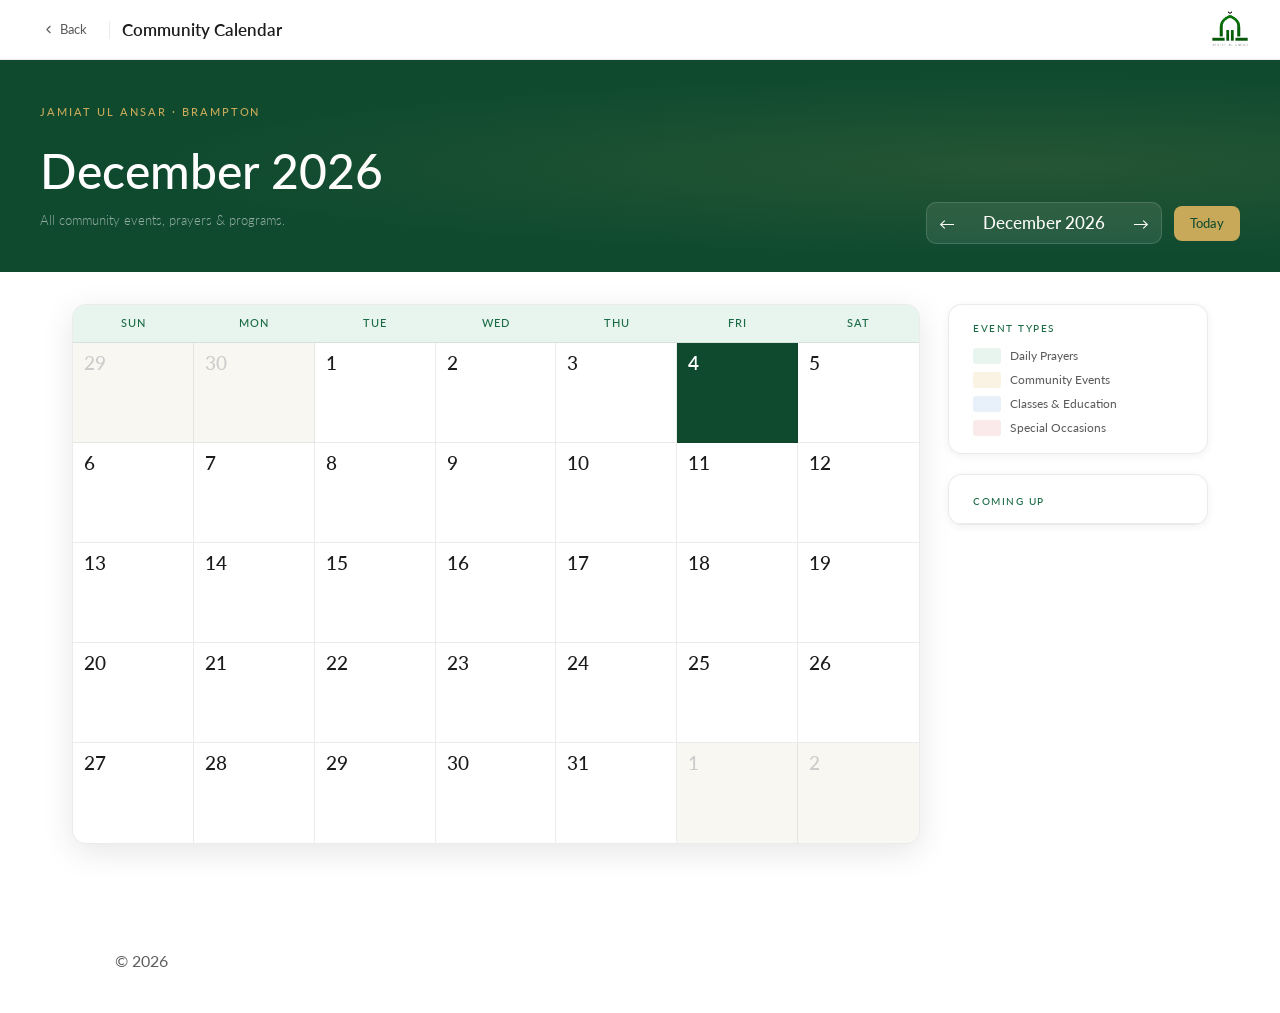
<file: calender/index.html>
<!DOCTYPE html>
<html class="style-blue-2  custom_fonts comps live_website unicorn-platform-website" lang="en">



<head>
  
  
	<meta charset="utf-8">
	<meta name="viewport" content="width=device-width, initial-scale=1">
	<link rel="alternate" href="https://jamiatalansar.ca/calender/" hreflang="en" />
	
  
    
      <link rel="stylesheet" href="../assets/unicorn/css/main.css">
    
  

  
    <script>
      window.isJsDelayed = false;
    </script>
    
      <script src="../assets/unicorn/js/main.js" defer></script>
    
  
	
  
    
      <link href="https://fonts.googleapis.com/css?family=Lato:400,700&display=swap" rel="stylesheet">
    
  

	
		<link rel="icon" type="image/png" href="../assets/img/820c7ac0-1047-4ef8-a4d3-8860561c640a.png" sizes="16x16" />
	
	<meta property="og:type" content="website">

    

    

	
		<meta property="og:image" content="../assets/img/d7cb36a4-7b6d-4cda-83ad-e5a4a651b1a1.png"/>
		<meta name="twitter:card" content="summary_large_image">
		<meta name="twitter:image" content="../assets/img/d7cb36a4-7b6d-4cda-83ad-e5a4a651b1a1.png">
	

  
  <link href="https://jamiatalansar.ca/calender/" rel="canonical"><meta name="twitter:url" content="https://jamiatalansar.ca/calender/"><meta property="og:url" content="https://jamiatalansar.ca/calender/">
		
	

  
  
    <script>
      window.unicornEnv = "production"
    </script>
  
  
	
	
  

  

  
  
</head>

<body class="font-lato comps  " id="301366-1193075">


  
  
  
  
  
  
  
  
	<div 
    class="page-component__bg_image_box    bg-white-color   other-01-parent  is-first-component"
    id="other-01-102941"
    
    
  >
		
		<div 
      class="page-component__bg_overlay_box " 
      style=""
    >
			
		</div>
    
		<div class="page-component__wrapper" style="z-index: 10;padding-top:0px;padding-bottom:0px;">
      
        
	
	
	<section>
		




		<!DOCTYPE html>
<html lang="en">
<head>
  <meta charset="UTF-8" />
  <meta name="viewport" content="width=device-width, initial-scale=1.0, viewport-fit=cover" />
  <title>Community Calendar – Jamiat Al Ansar</title>
  <link rel="preconnect" href="https://fonts.googleapis.com" />
  <link rel="preconnect" href="https://fonts.gstatic.com" crossorigin />
  <link href="https://fonts.googleapis.com/css2?family=Cormorant+Garamond:wght@400;500;600&family=DM+Sans:wght@300;400;500&display=swap" rel="stylesheet" />
  <style>
    *, *::before, *::after { box-sizing: border-box; margin: 0; padding: 0; }

    :root {
      --green: #1a6b45;
      --green-dark: #0f4a2f;
      --green-light: #e8f4ee;
      --gold: #c8a95a;
      --gold-light: #f5edd6;
      --white: #ffffff;
      --off-white: #f9f7f2;
      --text: #1c1c1c;
      --text-muted: #5a5a5a;
      --border: rgba(0,0,0,0.08);
      --shadow-sm: 0 2px 8px rgba(0,0,0,0.06);
      --shadow-md: 0 8px 32px rgba(0,0,0,0.10);
      --radius: 14px;
    }

    html { scroll-behavior: smooth; }

    body {
      font-family: 'DM Sans', sans-serif;
      color: var(--text);
      background: var(--off-white);
      min-height: 100vh;
      overflow-x: hidden;
    }

    /* NAV */
    nav {
      position: sticky;
      top: 0;
      z-index: 200;
      display: flex;
      align-items: center;
      justify-content: space-between;
      padding: 0 2rem;
      height: 60px;
      background: rgba(255,255,255,0.97);
      border-bottom: 1px solid var(--border);
      backdrop-filter: blur(10px);
    }

    .nav-left { display: flex; align-items: center; gap: 0.75rem; }

    .nav-back {
      display: inline-flex;
      align-items: center;
      gap: 5px;
      font-size: 13px;
      color: var(--text-muted);
      text-decoration: none;
      padding: 6px 10px;
      border-radius: 6px;
      transition: background 0.2s, color 0.2s;
      white-space: nowrap;
    }
    .nav-back:hover { background: var(--green-light); color: var(--green); }

    .nav-divider { width: 1px; height: 18px; background: var(--border); }

    .nav-title {
      font-family: 'Cormorant Garamond', serif;
      font-size: 17px;
      font-weight: 600;
      color: var(--text);
      white-space: nowrap;
    }

    .nav-logo-img { height: 36px; width: auto; }

    /* HERO STRIP */
    .page-hero {
      background: var(--green-dark);
      padding: 2rem 2rem 1.75rem;
      position: relative;
      overflow: hidden;
      animation: heroIn 0.5s cubic-bezier(0.22,1,0.36,1) both;
    }

    .page-hero::before {
      content: '';
      position: absolute;
      inset: 0;
      background: radial-gradient(ellipse at 80% 50%, rgba(200,169,90,0.12) 0%, transparent 60%);
      pointer-events: none;
    }

    @keyframes heroIn {
      from { opacity: 0; transform: translateY(-10px); }
      to   { opacity: 1; transform: translateY(0); }
    }

    .hero-inner {
      max-width: 1200px;
      margin: 0 auto;
      display: flex;
      align-items: flex-end;
      justify-content: space-between;
      gap: 1.5rem;
      flex-wrap: wrap;
    }

    .hero-text .eyebrow {
      font-size: 11px;
      letter-spacing: 0.18em;
      text-transform: uppercase;
      color: var(--gold);
      font-weight: 500;
      margin-bottom: 0.4rem;
    }

    .hero-text h1 {
      font-family: 'Cormorant Garamond', serif;
      font-size: clamp(28px, 5vw, 48px);
      font-weight: 500;
      color: var(--white);
      line-height: 1.1;
      margin-bottom: 0.3rem;
    }

    .hero-text p {
      font-size: 13px;
      color: rgba(255,255,255,0.55);
      font-weight: 300;
    }

    .month-controls {
      display: flex;
      align-items: center;
      gap: 0.75rem;
      flex-wrap: wrap;
    }

    .month-nav {
      display: flex;
      align-items: center;
      background: rgba(255,255,255,0.09);
      border: 1px solid rgba(255,255,255,0.14);
      border-radius: 10px;
      overflow: hidden;
    }

    .month-btn {
      background: none;
      border: none;
      color: var(--white);
      width: 40px; height: 40px;
      display: flex; align-items: center; justify-content: center;
      cursor: pointer;
      font-size: 16px;
      transition: background 0.2s;
      touch-action: manipulation;
      -webkit-tap-highlight-color: transparent;
    }
    .month-btn:hover, .month-btn:active { background: rgba(255,255,255,0.12); }

    .month-label {
      font-family: 'Cormorant Garamond', serif;
      font-size: 17px;
      font-weight: 500;
      color: var(--white);
      padding: 0 1rem;
      white-space: nowrap;
      min-width: 150px;
      text-align: center;
    }

    .today-btn {
      background: var(--gold);
      color: var(--green-dark);
      border: none;
      padding: 10px 16px;
      border-radius: 8px;
      font-size: 13px;
      font-weight: 500;
      cursor: pointer;
      font-family: 'DM Sans', sans-serif;
      transition: background 0.2s, transform 0.15s;
      touch-action: manipulation;
      -webkit-tap-highlight-color: transparent;
      white-space: nowrap;
    }
    .today-btn:hover { background: #e8c06a; }
    .today-btn:active { transform: scale(0.97); }

    /* MAIN LAYOUT — full width calendar, no sidebar on desktop */
    .main-wrap {
      max-width: 1200px;
      margin: 0 auto;
      padding: 2rem 2rem 4rem;
      display: grid;
      grid-template-columns: 1fr 260px;
      gap: 1.75rem;
      align-items: start;
    }

    /* CALENDAR GRID */
    .cal-card {
      background: var(--white);
      border-radius: var(--radius);
      border: 1px solid var(--border);
      box-shadow: var(--shadow-md);
      overflow: hidden;
      animation: cardIn 0.5s 0.1s cubic-bezier(0.22,1,0.36,1) both;
    }

    @keyframes cardIn {
      from { opacity: 0; transform: translateY(14px); }
      to   { opacity: 1; transform: translateY(0); }
    }

    .cal-weekdays {
      display: grid;
      grid-template-columns: repeat(7, 1fr);
      background: var(--green-light);
      border-bottom: 1px solid var(--border);
    }

    .cal-weekday {
      text-align: center;
      padding: 0.75rem 0;
      font-size: 11px;
      font-weight: 500;
      letter-spacing: 0.08em;
      text-transform: uppercase;
      color: var(--green);
    }

    .cal-grid {
      display: grid;
      grid-template-columns: repeat(7, 1fr);
      grid-auto-rows: auto;
    }

    /* Bigger cells on desktop */
    .cal-day {
      min-height: 100px;
      height: auto;
      padding: 10px 11px;
      border-right: 1px solid var(--border);
      border-bottom: 1px solid var(--border);
      cursor: pointer;
      transition: background 0.15s;
      position: relative;
      animation: dayFadeIn 0.3s both;
      -webkit-tap-highlight-color: transparent;
      touch-action: manipulation;
      vertical-align: top;
    }

    .cal-day:nth-child(7n) { border-right: none; }
    .cal-day.last-row { border-bottom: none; }

    @keyframes dayFadeIn {
      from { opacity: 0; transform: translateY(5px); }
      to   { opacity: 1; transform: translateY(0); }
    }

    .cal-day:hover:not(.empty):not(.today) { background: var(--green-light); }
    .cal-day:active:not(.empty) { background: var(--green-light); }

    .cal-day.empty { background: var(--off-white); cursor: default; }
    .cal-day.empty .day-num { color: #ccc; }

    .cal-day.today { background: var(--green-dark); }
    .cal-day.today .day-num { color: var(--white); font-weight: 600; }
    .cal-day.today .cal-event-pill { background: rgba(255,255,255,0.15); color: rgba(255,255,255,0.92); }

    .cal-day.selected:not(.today) {
      background: var(--gold-light);
      outline: 2px solid var(--gold);
      outline-offset: -2px;
    }

    .day-num {
      font-family: 'Cormorant Garamond', serif;
      font-size: 19px;
      font-weight: 500;
      color: var(--text);
      line-height: 1;
      margin-bottom: 6px;
      display: block;
    }

    /* Inline event pills shown directly on calendar cells (desktop) */
    .cal-events {
      display: flex;
      flex-direction: column;
      gap: 3px;
    }

    .cal-event-pill {
      font-size: 10.5px;
      font-weight: 500;
      padding: 3px 6px;
      border-radius: 4px;
      white-space: normal;
      word-break: break-word;
      overflow-wrap: break-word;
      display: block;
      line-height: 1.45;
    }

    .pill-time {
      opacity: 0.65;
      font-weight: 400;
      font-size: 9.5px;
      display: inline;
    }

    .cal-event-pill.type-prayer  { background: #e8f4ee; color: #0f4a2f; }
    .cal-event-pill.type-event   { background: #faf3e3; color: #7a5c18; }
    .cal-event-pill.type-class   { background: #e8f0fa; color: #1a3d6e; }
    .cal-event-pill.type-special { background: #faeaea; color: #6e1a1a; }



    /* Month slide animations */
    .cal-grid.slide-left  { animation: slideLeft  0.28s cubic-bezier(0.22,1,0.36,1); }
    .cal-grid.slide-right { animation: slideRight 0.28s cubic-bezier(0.22,1,0.36,1); }

    @keyframes slideLeft {
      from { opacity: 0; transform: translateX(24px); }
      to   { opacity: 1; transform: translateX(0); }
    }
    @keyframes slideRight {
      from { opacity: 0; transform: translateX(-24px); }
      to   { opacity: 1; transform: translateX(0); }
    }

    /* DESKTOP SIDEBAR — legend + upcoming only (no day detail panel) */
    .sidebar {
      display: flex;
      flex-direction: column;
      gap: 1.25rem;
      animation: cardIn 0.5s 0.2s cubic-bezier(0.22,1,0.36,1) both;
    }

    .legend-card {
      background: var(--white);
      border-radius: var(--radius);
      border: 1px solid var(--border);
      padding: 1.1rem 1.5rem;
      box-shadow: var(--shadow-sm);
    }

    .legend-title {
      font-size: 10px;
      letter-spacing: 0.15em;
      text-transform: uppercase;
      color: var(--green);
      font-weight: 500;
      margin-bottom: 0.85rem;
    }

    .legend-items { display: flex; flex-direction: column; gap: 8px; }

    .legend-item {
      display: flex;
      align-items: center;
      gap: 9px;
      font-size: 12px;
      color: var(--text-muted);
    }

    .legend-swatch {
      width: 28px;
      height: 16px;
      border-radius: 3px;
      flex-shrink: 0;
    }

    /* Upcoming */
    .upcoming-card {
      background: var(--white);
      border-radius: var(--radius);
      border: 1px solid var(--border);
      box-shadow: var(--shadow-sm);
      overflow: hidden;
    }

    .upcoming-header {
      padding: 0.9rem 1.5rem;
      border-bottom: 1px solid var(--border);
    }

    .upcoming-header-title {
      font-size: 10px;
      letter-spacing: 0.15em;
      text-transform: uppercase;
      color: var(--green);
      font-weight: 500;
    }

    .upcoming-item {
      display: flex;
      align-items: center;
      gap: 11px;
      padding: 0.8rem 1.5rem;
      border-bottom: 1px solid var(--border);
      transition: background 0.15s;
      cursor: pointer;
      -webkit-tap-highlight-color: transparent;
    }
    .upcoming-item:last-child { border-bottom: none; }
    .upcoming-item:hover, .upcoming-item:active { background: var(--green-light); }

    .upcoming-badge {
      background: var(--green-light);
      border-radius: 8px;
      padding: 5px 8px;
      text-align: center;
      flex-shrink: 0;
      min-width: 44px;
    }
    .upcoming-badge-month { font-size: 9px; text-transform: uppercase; letter-spacing: 0.06em; color: var(--green); font-weight: 500; }
    .upcoming-badge-day { font-family: 'Cormorant Garamond', serif; font-size: 20px; font-weight: 600; color: var(--green-dark); line-height: 1; }

    .upcoming-item-name { font-size: 12px; font-weight: 500; color: var(--text); margin-bottom: 1px; }
    .upcoming-item-meta { font-size: 11px; color: var(--text-muted); }

    /* MOBILE BOTTOM SHEET */
    .sheet-overlay {
      display: none;
      position: fixed;
      inset: 0;
      background: rgba(0,0,0,0.35);
      z-index: 300;
      opacity: 0;
      transition: opacity 0.25s;
    }
    .sheet-overlay.open { opacity: 1; }

    .bottom-sheet {
      display: none;
      position: fixed;
      bottom: 0; left: 0; right: 0;
      z-index: 400;
      background: var(--white);
      border-radius: 18px 18px 0 0;
      box-shadow: 0 -8px 40px rgba(0,0,0,0.18);
      transform: translateY(100%);
      transition: transform 0.35s cubic-bezier(0.22,1,0.36,1);
      max-height: 80vh;
      overflow-y: auto;
      padding-bottom: env(safe-area-inset-bottom, 0px);
    }
    .bottom-sheet.open { transform: translateY(0); }

    .sheet-handle {
      display: flex;
      justify-content: center;
      padding: 12px 0 0;
    }
    .sheet-handle-bar {
      width: 36px; height: 4px;
      background: var(--border);
      border-radius: 4px;
    }

    .sheet-header {
      background: var(--green-dark);
      padding: 1rem 1.5rem 1.1rem;
      position: relative;
      overflow: hidden;
    }
    .sheet-header::after {
      content: '';
      position: absolute;
      bottom: -16px; right: -16px;
      width: 64px; height: 64px;
      border: 1px solid rgba(255,255,255,0.07);
      border-radius: 50%;
    }

    .sheet-header-row {
      display: flex;
      align-items: center;
      justify-content: space-between;
      margin-bottom: 0.2rem;
    }

    .sheet-date-label {
      font-size: 11px;
      letter-spacing: 0.12em;
      text-transform: uppercase;
      color: var(--gold);
    }

    .sheet-close {
      background: rgba(255,255,255,0.12);
      border: none;
      color: var(--white);
      width: 30px; height: 30px;
      border-radius: 50%;
      display: flex; align-items: center; justify-content: center;
      font-size: 16px;
      cursor: pointer;
      touch-action: manipulation;
      -webkit-tap-highlight-color: transparent;
    }

    .sheet-day-num {
      font-family: 'Cormorant Garamond', serif;
      font-size: 40px;
      font-weight: 600;
      color: var(--white);
      line-height: 1;
    }

    .sheet-body { padding: 1rem 1.5rem 1.5rem; }

    .sheet-empty {
      font-size: 14px;
      color: var(--text-muted);
      text-align: center;
      padding: 1.25rem 0;
      font-style: italic;
    }

    .detail-event {
      display: flex;
      gap: 10px;
      padding: 0.65rem 0;
      border-bottom: 1px solid var(--border);
      animation: slideIn 0.25s cubic-bezier(0.22,1,0.36,1) both;
    }
    .detail-event:last-child { border-bottom: none; }

    @keyframes slideIn {
      from { opacity: 0; transform: translateX(-8px); }
      to   { opacity: 1; transform: translateX(0); }
    }

    .detail-event-stripe {
      width: 3px;
      border-radius: 3px;
      flex-shrink: 0;
      align-self: stretch;
    }

    .detail-event-name { font-size: 13px; font-weight: 500; color: var(--text); margin-bottom: 2px; }
    .detail-event-meta { font-size: 11px; color: var(--text-muted); }

    /* Mobile upcoming section */
    .mobile-upcoming {
      display: none;
      margin: 0 0 2rem;
    }

    .mobile-upcoming-title {
      font-size: 10px;
      letter-spacing: 0.15em;
      text-transform: uppercase;
      color: var(--green);
      font-weight: 500;
      padding: 0 1rem 0.75rem;
    }

    .mobile-legend {
      display: none;
      margin: 0 0 1.5rem;
      background: var(--white);
      border-radius: var(--radius);
      border: 1px solid var(--border);
      padding: 1rem 1.25rem;
    }

    /* RESPONSIVE */
    @media (max-width: 860px) {
      .main-wrap {
        grid-template-columns: 1fr;
        padding: 1.25rem 1rem 2rem;
        gap: 1.25rem;
      }
      .sidebar { display: none; }
      .sheet-overlay, .bottom-sheet { display: block; }
      .mobile-upcoming { display: block; }
      .mobile-legend { display: block; }

      .page-hero { padding: 1.5rem 1rem 1.5rem; }
      .hero-inner { flex-direction: column; align-items: flex-start; gap: 1rem; }
      .month-controls { width: 100%; justify-content: space-between; }
      .month-label { min-width: 120px; font-size: 15px; }

      /* Smaller cells on mobile — pills hidden */
      .cal-day { min-height: 52px; padding: 5px 4px; }
      .day-num { font-size: 13px; }
      .cal-events { display: none; }
    }

    @media (max-width: 520px) {
      nav { padding: 0 1rem; height: 54px; }
      .nav-title { font-size: 15px; }
      .nav-logo-img { height: 30px; }
      .cal-weekday { font-size: 9px; padding: 0.5rem 0; letter-spacing: 0; }
      /* Show a single dot on mobile to signal events exist */
      .cal-day.has-event .day-num::after {
        content: '';
        display: inline-block;
        width: 5px; height: 5px;
        border-radius: 50%;
        background: var(--gold);
        margin-left: 4px;
        vertical-align: middle;
      }
      .cal-day.today.has-event .day-num::after { background: rgba(255,255,255,0.7); }
    }

    @media (max-width: 360px) {
      .cal-day { min-height: 44px; padding: 4px 3px; }
      .day-num { font-size: 12px; }
    }

    @media (prefers-reduced-motion: reduce) {
      *, *::before, *::after { animation-duration: 0.01ms !important; transition-duration: 0.01ms !important; }
    }
  </style>
</head>
<body>

  <!-- NAV -->
  <nav>
    <div class="nav-left">
      <a href="../" class="nav-back">
        <svg width="13" height="13" viewBox="0 0 24 24" fill="none" stroke="currentColor" stroke-width="2" stroke-linecap="round" stroke-linejoin="round"><polyline points="15 18 9 12 15 6"></polyline></svg>
        Back
      </a>
      <div class="nav-divider"></div>
      <span class="nav-title">Community Calendar</span>
    </div>
    <a href="../">
      <img src="../assets/img/f8a33da4-375b-4a68-b552-b1c86b1c55d6.png" alt="Jamiat Al Ansar" class="nav-logo-img" />
    </a>
  </nav>

  <!-- HERO -->
  <div class="page-hero">
    <div class="hero-inner">
      <div class="hero-text">
        <p class="eyebrow">Jamiat Ul Ansar · Brampton</p>
        <h1 id="heroMonth">June 2026</h1>
        <p>All community events, prayers &amp; programs.</p>
      </div>
      <div class="month-controls">
        <div class="month-nav">
          <button class="month-btn" id="prevBtn" aria-label="Previous month">&#8592;</button>
          <span class="month-label" id="monthLabel">June 2026</span>
          <button class="month-btn" id="nextBtn" aria-label="Next month">&#8594;</button>
        </div>
        <button class="today-btn" id="todayBtn">Today</button>
      </div>
    </div>
  </div>

  <!-- MAIN -->
  <div class="main-wrap">

    <!-- CALENDAR GRID -->
    <div class="cal-card">
      <div class="cal-weekdays">
        <div class="cal-weekday">Sun</div>
        <div class="cal-weekday">Mon</div>
        <div class="cal-weekday">Tue</div>
        <div class="cal-weekday">Wed</div>
        <div class="cal-weekday">Thu</div>
        <div class="cal-weekday">Fri</div>
        <div class="cal-weekday">Sat</div>
      </div>
      <div class="cal-grid" id="calGrid"></div>
    </div>

    <!-- MOBILE: Legend inline -->
    <div class="mobile-legend">
      <div class="legend-title" style="font-size:10px;letter-spacing:.15em;text-transform:uppercase;color:var(--green);font-weight:500;margin-bottom:.75rem;">Event Types</div>
      <div style="display:flex;flex-wrap:wrap;gap:10px 20px;">
        <div style="display:flex;align-items:center;gap:7px;font-size:12px;color:var(--text-muted)"><span style="width:22px;height:14px;border-radius:3px;background:#e8f4ee;flex-shrink:0;display:inline-block"></span>Prayers</div>
        <div style="display:flex;align-items:center;gap:7px;font-size:12px;color:var(--text-muted)"><span style="width:22px;height:14px;border-radius:3px;background:#faf3e3;flex-shrink:0;display:inline-block"></span>Community Events</div>
        <div style="display:flex;align-items:center;gap:7px;font-size:12px;color:var(--text-muted)"><span style="width:22px;height:14px;border-radius:3px;background:#e8f0fa;flex-shrink:0;display:inline-block"></span>Classes</div>
        <div style="display:flex;align-items:center;gap:7px;font-size:12px;color:var(--text-muted)"><span style="width:22px;height:14px;border-radius:3px;background:#faeaea;flex-shrink:0;display:inline-block"></span>Special</div>
      </div>
    </div>

    <!-- MOBILE: Upcoming events list -->
    <div class="mobile-upcoming">
      <div class="mobile-upcoming-title">Coming Up</div>
      <div class="upcoming-card">
        <div class="upcoming-list" id="mobileUpcomingList"></div>
      </div>
    </div>

    <!-- DESKTOP SIDEBAR -->
    <div class="sidebar">
      <div class="legend-card">
        <div class="legend-title">Event Types</div>
        <div class="legend-items">
          <div class="legend-item"><span class="legend-swatch" style="background:#e8f4ee"></span>Daily Prayers</div>
          <div class="legend-item"><span class="legend-swatch" style="background:#faf3e3"></span>Community Events</div>
          <div class="legend-item"><span class="legend-swatch" style="background:#e8f0fa"></span>Classes &amp; Education</div>
          <div class="legend-item"><span class="legend-swatch" style="background:#faeaea"></span>Special Occasions</div>
        </div>
      </div>

      <div class="upcoming-card">
        <div class="upcoming-header">
          <span class="upcoming-header-title">Coming Up</span>
        </div>
        <div class="upcoming-list" id="upcomingList"></div>
      </div>
    </div>
  </div>

  <!-- MOBILE BOTTOM SHEET OVERLAY -->
  <div class="sheet-overlay" id="sheetOverlay"></div>

  <!-- MOBILE BOTTOM SHEET -->
  <div class="bottom-sheet" id="bottomSheet">
    <div class="sheet-handle"><div class="sheet-handle-bar"></div></div>
    <div class="sheet-header">
      <div class="sheet-header-row">
        <div class="sheet-date-label" id="sheetDateLabel">—</div>
        <button class="sheet-close" id="sheetClose" aria-label="Close">✕</button>
      </div>
      <div class="sheet-day-num" id="sheetDayNum">—</div>
    </div>
    <div class="sheet-body" id="sheetBody">
      <p class="sheet-empty">No events scheduled</p>
    </div>
  </div>

  <script>
    const EVENTS = [
      // June 2026
      { day:11,  month:9, year:2026, name:"Foundational Islamic Program",            time:"11:00 AM - 12:30 PM", type:"classes"  },
      { day:18,  month:9, year:2026, name:"Foundational Islamic Program",            time:"11:00 AM - 12:30 PM", type:"classes"  },
      { day:25,  month:9, year:2026, name:"Foundational Islamic Program",            time:"11:00 AM - 12:30 PM", type:"classes"  },
      { day:30,  month:9, year:2026, name:"Family Night Program",            time:"TBA", type:"classes"  },
      { day:7,  month:9, year:2026, name:"Sisters Monthly Program",            time:"6:00 PM - 7:00 PM", type:"classes"  },
      { day:1,  month:10, year:2026, name:"Clocks fall back an hour",            time:"ALL DAY", type:"classes"  },
      { day:4,  month:10, year:2026, name:"Sisters Monthly Program",            time:"6:00 PM - 7:00 PM", type:"classes"  },
      { day:1,  month:10, year:2026, name:"Foundational Islamic Program",            time:"11:00 AM - 12:30 PM", type:"classes"  },
      { day:8,  month:10, year:2026, name:"Foundational Islamic Program",            time:"11:00 AM - 12:30 PM", type:"classes"  },
      { day:15,  month:10, year:2026, name:"Foundational Islamic Program",            time:"11:00 AM - 12:30 PM", type:"classes"  },
      { day:22,  month:10, year:2026, name:"Foundational Islamic Program",            time:"11:00 AM - 12:30 PM", type:"classes"  },
      { day:29,  month:10, year:2026, name:"Foundational Islamic Program",            time:"11:00 AM - 12:30 PM", type:"classes"  },
      { day:27,  month:10, year:2026, name:"Family Night Program",            time:"After Isha (Isha @ 7:00)", type:"classes"  },
      { day:12,  month:10, year:2026, name:"Prayer Times Change",            time:"Fajr: 6:20 | Dhuhr: 1:30 (Sundays: 1:45) | Asr: 3:15 | Maghrib: Sunset | Isha: 7:00", type:"classes"  },
      { day:1,  month:10, year:2026, name:"Prayer Times Change",            time:"Fajr: 6:05 | Dhuhr: 1:30 (Sundays: 1:45) | Asr: 3:30 | Maghrib: Sunset | Isha: 7:00", type:"classes"  },
      { day:24,  month:10, year:2026, name:"Prayer Times Change",            time:"Fajr: 6:30 | Dhuhr: 1:30 (Sundays: 1:45) | Asr: 3:15 | Maghrib: Sunset | Isha: 7:00", type:"classes"  },
      { day:6,  month:10, year:2026, name:"NEW Jummuah Timings",            time:"First Jummuah Khutbah: 12:45 PM | Salah: 1:10 PM    || Second Jummuah Khutbah: 1:55 PM | Salah: 2:15 PM", type:"classes"  },

    
    ];

    const MONTHS       = ["January","February","March","April","May","June","July","August","September","October","November","December"];
    const SHORT_MONTHS = ["Jan","Feb","Mar","Apr","May","Jun","Jul","Aug","Sep","Oct","Nov","Dec"];
    const TYPE_COLOR   = { prayer:'#1a6b45', event:'#c8a95a', class:'#5b9bd5', special:'#c86464' };
    const TYPE_LABEL   = { prayer:'Daily Prayer', event:'Community Event', class:'Class / Education', special:'Special Occasion' };

    let currentDate  = new Date(new Date().getFullYear(), new Date().getMonth(), 1);
    let selectedDay  = null, selectedMonth = null, selectedYear = null;

    function getEventsFor(day, month, year) {
      return EVENTS.filter(e => e.day === day && e.month === month && e.year === year);
    }

    function isMobile() { return window.innerWidth <= 860; }

    function renderCalendar(dir) {
      const grid  = document.getElementById('calGrid');
      const year  = currentDate.getFullYear();
      const month = currentDate.getMonth();
      const label = `${MONTHS[month]} ${year}`;

      document.getElementById('monthLabel').textContent = label;
      document.getElementById('heroMonth').textContent  = label;

      grid.className = 'cal-grid';
      void grid.offsetWidth;
      if (dir) grid.classList.add(dir === 'next' ? 'slide-left' : 'slide-right');

      const firstDay    = new Date(year, month, 1).getDay();
      const daysInMonth = new Date(year, month + 1, 0).getDate();
      const today       = new Date();
      const totalCells  = Math.ceil((firstDay + daysInMonth) / 7) * 7;

      grid.innerHTML = '';

      for (let i = 0; i < totalCells; i++) {
        const dayNum = i - firstDay + 1;
        const cell   = document.createElement('div');
        cell.className = 'cal-day';
        if (i >= totalCells - 7) cell.classList.add('last-row');

        if (dayNum < 1 || dayNum > daysInMonth) {
          cell.classList.add('empty');
          const num = document.createElement('span');
          num.className = 'day-num';
          num.textContent = dayNum < 1
            ? new Date(year, month, 0).getDate() + dayNum
            : dayNum - daysInMonth;
          cell.appendChild(num);
        } else {
          const isToday    = dayNum === today.getDate() && month === today.getMonth() && year === today.getFullYear();
          const isSelected = dayNum === selectedDay && month === selectedMonth && year === selectedYear;
          const events     = getEventsFor(dayNum, month, year);

          if (isToday)    cell.classList.add('today');
          if (isSelected && !isToday) cell.classList.add('selected');
          if (events.length > 0) cell.classList.add('has-event');

          cell.style.animationDelay = `${(i % 7) * 0.025 + Math.floor(i / 7) * 0.03}s`;

          const num = document.createElement('span');
          num.className = 'day-num';
          num.textContent = dayNum;
          cell.appendChild(num);

          // Inline event pills — desktop only (hidden via CSS on mobile)
          if (events.length) {
            const pillsWrap = document.createElement('div');
            pillsWrap.className = 'cal-events';
            events.forEach(e => {
              const pill = document.createElement('div');
              pill.className = `cal-event-pill type-${e.type}`;
              // Truncate long names for the pill
              const shortName = e.name;
              pill.innerHTML = `${shortName} <span class="pill-time">${e.time}</span>`;
              pillsWrap.appendChild(pill);
            });
            cell.appendChild(pillsWrap);
          }

          cell.addEventListener('click', () => handleDayClick(dayNum, month, year));
        }
        grid.appendChild(cell);
      }

      renderUpcoming();
    }

    function handleDayClick(day, month, year) {
      selectedDay = day; selectedMonth = month; selectedYear = year;
      renderCalendar();
      if (isMobile()) {
        openSheet(day, month, year);
      }
    }

    function openSheet(day, month, year) {
      const events  = getEventsFor(day, month, year);
      const d       = new Date(year, month, day);
      const weekday = d.toLocaleDateString('en-CA', { weekday:'long' });

      document.getElementById('sheetDateLabel').textContent = `${weekday}, ${MONTHS[month]} ${year}`;
      document.getElementById('sheetDayNum').textContent    = day;

      const body = document.getElementById('sheetBody');
      body.innerHTML = '';

      if (!events.length) {
        body.innerHTML = '<p class="sheet-empty">No events scheduled for this day.</p>';
      } else {
        events.forEach((e, i) => {
          const row = document.createElement('div');
          row.className = 'detail-event';
          row.style.animationDelay = `${i * 0.06}s`;
          row.innerHTML = `
            <div class="detail-event-stripe" style="background:${TYPE_COLOR[e.type]}"></div>
            <div>
              <div class="detail-event-name">${e.name}</div>
              <div class="detail-event-meta">${e.time} &middot; ${TYPE_LABEL[e.type]}</div>
            </div>`;
          body.appendChild(row);
        });
      }

      document.getElementById('sheetOverlay').style.display = 'block';
      document.getElementById('bottomSheet').style.display  = 'block';
      document.body.style.overflow = 'hidden';

      requestAnimationFrame(() => {
        document.getElementById('sheetOverlay').classList.add('open');
        document.getElementById('bottomSheet').classList.add('open');
      });
    }

    function closeSheet() {
      document.getElementById('sheetOverlay').classList.remove('open');
      document.getElementById('bottomSheet').classList.remove('open');
      document.body.style.overflow = '';
      setTimeout(() => {
        document.getElementById('sheetOverlay').style.display = 'none';
        document.getElementById('bottomSheet').style.display  = 'none';
      }, 350);
    }

    document.getElementById('sheetClose').addEventListener('click', closeSheet);
    document.getElementById('sheetOverlay').addEventListener('click', closeSheet);

    let touchStartY = 0;
    const sheet = document.getElementById('bottomSheet');
    sheet.addEventListener('touchstart', e => { touchStartY = e.touches[0].clientY; }, { passive:true });
    sheet.addEventListener('touchend',   e => {
      if (e.changedTouches[0].clientY - touchStartY > 60) closeSheet();
    }, { passive:true });

    function renderUpcoming() {
      const today   = new Date(); today.setHours(0,0,0,0);
      const upcoming = EVENTS
        .filter(e => new Date(e.year, e.month, e.day) >= today)
        .sort((a,b) => new Date(a.year,a.month,a.day) - new Date(b.year,b.month,b.day))
        .slice(0, 5);

      ['upcomingList','mobileUpcomingList'].forEach(id => {
        const list = document.getElementById(id);
        if (!list) return;
        list.innerHTML = '';
        upcoming.forEach(e => {
          const item = document.createElement('div');
          item.className = 'upcoming-item';
          item.innerHTML = `
            <div class="upcoming-badge">
              <div class="upcoming-badge-month">${SHORT_MONTHS[e.month]}</div>
              <div class="upcoming-badge-day">${e.day}</div>
            </div>
            <div>
              <div class="upcoming-item-name">${e.name}</div>
              <div class="upcoming-item-meta">${e.time}</div>
            </div>`;
          item.addEventListener('click', () => {
            currentDate = new Date(e.year, e.month, 1);
            renderCalendar();
            setTimeout(() => handleDayClick(e.day, e.month, e.year), 50);
          });
          list.appendChild(item);
        });
      });
    }

    document.getElementById('prevBtn').addEventListener('click', () => {
      currentDate.setMonth(currentDate.getMonth() - 1);
      renderCalendar('prev');
    });
    document.getElementById('nextBtn').addEventListener('click', () => {
      currentDate.setMonth(currentDate.getMonth() + 1);
      renderCalendar('next');
    });
    document.getElementById('todayBtn').addEventListener('click', () => {
      const t = new Date();
      currentDate = new Date(t.getFullYear(), t.getMonth(), 1);
      renderCalendar();
      setTimeout(() => handleDayClick(t.getDate(), t.getMonth(), t.getFullYear()), 50);
    });

    renderCalendar();
    const t = new Date();
    if (t.getMonth() === currentDate.getMonth() && t.getFullYear() === currentDate.getFullYear()) {
      selectedDay = t.getDate(); selectedMonth = t.getMonth(); selectedYear = t.getFullYear();
      renderCalendar();
    }
  </script>
</body>
</html>
	</section>

      
		</div>
	</div>
  
  


	
	
	
	
	
  
  
  
	<div 
    class="popup-component js-custom-popup page-component__bg_image_box    bg-white-color   popup-component_no-image popup-01-parent is-not-first-component"
    id="popup-01-success_default"
    
    
  >
		<button class="popup-component__close-button js-close-custom-popup-button">
			<svg viewBox="0 0 36 36" fill="none" xmlns="http://www.w3.org/2000/svg">
				<path d="M20.0806 17.9986L30.6275 5.42673C30.8043 5.2178 30.6556 4.90039 30.3824 4.90039H27.1762C26.9873 4.90039 26.8065 4.98477 26.682 5.12941L17.9833 15.4995L9.28465 5.12941C9.16411 4.98477 8.98331 4.90039 8.79045 4.90039H5.5842C5.31099 4.90039 5.16233 5.2178 5.33911 5.42673L15.886 17.9986L5.33911 30.5705C5.29951 30.6171 5.2741 30.674 5.26591 30.7346C5.25771 30.7952 5.26708 30.8568 5.29288 30.9122C5.31869 30.9677 5.35985 31.0145 5.41149 31.0472C5.46313 31.0799 5.52307 31.0972 5.5842 31.0968H8.79045C8.97929 31.0968 9.16009 31.0124 9.28465 30.8678L17.9833 20.4977L26.682 30.8678C26.8025 31.0124 26.9833 31.0968 27.1762 31.0968H30.3824C30.6556 31.0968 30.8043 30.7794 30.6275 30.5705L20.0806 17.9986Z" fill="white"/>
			</svg>				
		</button>
		<div class="popup-component__bg_image_box">
			
			
			<div 
        class="page-component__bg_overlay_box "
        style=""
      >
				
			</div>
			
			<div class="page-component__wrapper" style="z-index: 10;padding-top: 1px;padding-bottom: 1px;">
				



    
    
    
    
    <div class="popup-01 graphics-image default-graphics-image">
        <div class="container container--premid popup-01__container">
            <div class="popup-01__left">
                <div class="popup-01__content">
                    
                        <h2 class="title-text heading popup-01__heading">Submission Successful</h2>
                    
                    
                        <p class="subtitle-text content_box popup-01__text">The form has been successfully submitted.</p>
                    
                    <div class="popup-01__cta-box">
                        
	
<div class="buttons-set"><ul class="buttons-set__list"><li class="buttons-set__item"><a
				 data-stripe-product-id="" data-stripe-checkout-version="" data-stripe-mode="payment" data-successful-payment-url="" data-cancel-payment-url=""

				 class="button button--black-bg " href="../" target="_blank"   onclick="event.preventDefault(); window.unicornplatform.closeAllPopups();"   ><span class="button__text">Back to site</span></a></li></ul></div>

                    </div>
                </div>
            </div>
            
              
            
        </div>
    </div>





			</div>
		</div>
	</div>
  
  


	









    
	
	
        <div class="bg-white-color ">
            <footer 
              class="footer-02" 
              id="footer"
              style=""
              
            >
                <div class="container">
                    <div class="footer-02__wrapper">
                        <div class="content-text footer-02__text content_box">&copy; 2026&nbsp;
                        </div>
                        <div class="social-buttons  "><ul class="social-buttons__list"></ul></div>
                    </div>
                </div>
            </footer>
        </div>
	
  
  




	<div class="popup-component__mask js-close-custom-popup-button js-custom-popup-mask"></div>

<div class="pswp" tabindex="-1" role="dialog" aria-hidden="true">
	<div class="pswp__bg"></div>
	<div class="pswp__scroll-wrap">
		<div class="pswp__container">
			<div class="pswp__item"></div>
			<div class="pswp__item"></div>
			<div class="pswp__item"></div>
		</div>
		<div class="pswp__ui pswp__ui--hidden">
			<div class="pswp__top-bar">
				<div class="pswp__counter"></div>
				<button class="pswp__button pswp__button--close" title="Close (Esc)"></button>
				<button class="pswp__button pswp__button--share" title="Share"></button>
				<button class="pswp__button pswp__button--fs" title="Toggle fullscreen"></button>
				<button class="pswp__button pswp__button--zoom" title="Zoom in/out"></button>
				<div class="pswp__preloader">
					<div class="pswp__preloader__icn">
						<div class="pswp__preloader__cut">
							<div class="pswp__preloader__donut"></div>
						</div>
					</div>
				</div>
			</div>
			<div class="pswp__share-modal pswp__share-modal--hidden pswp__single-tap">
				<div class="pswp__share-tooltip"></div>
			</div>
			<button class="pswp__button pswp__button--arrow--left" title="Previous (arrow left)"></button>
			<button class="pswp__button pswp__button--arrow--right" title="Next (arrow right)"></button>
			<div class="pswp__caption">
				<div class="pswp__caption__center"></div>
			</div>
		</div>
	</div>
</div>





<style>
	.page-component__bg_image_box .page-component__bg_image_box .page-component__bg_overlay_box {
        position: relative;
	}
	body .page-component__bg_overlay_box {
		position: absolute;
	}
    .footer-02__text.content_box a{
    	color: inherit !important;
    }
    .footer-04__info{
	    font-size: 14px;
    }
</style>










<script type="text/javascript" src="https://irm.io/epm.js" defer></script>


</body>
</html>
</file>
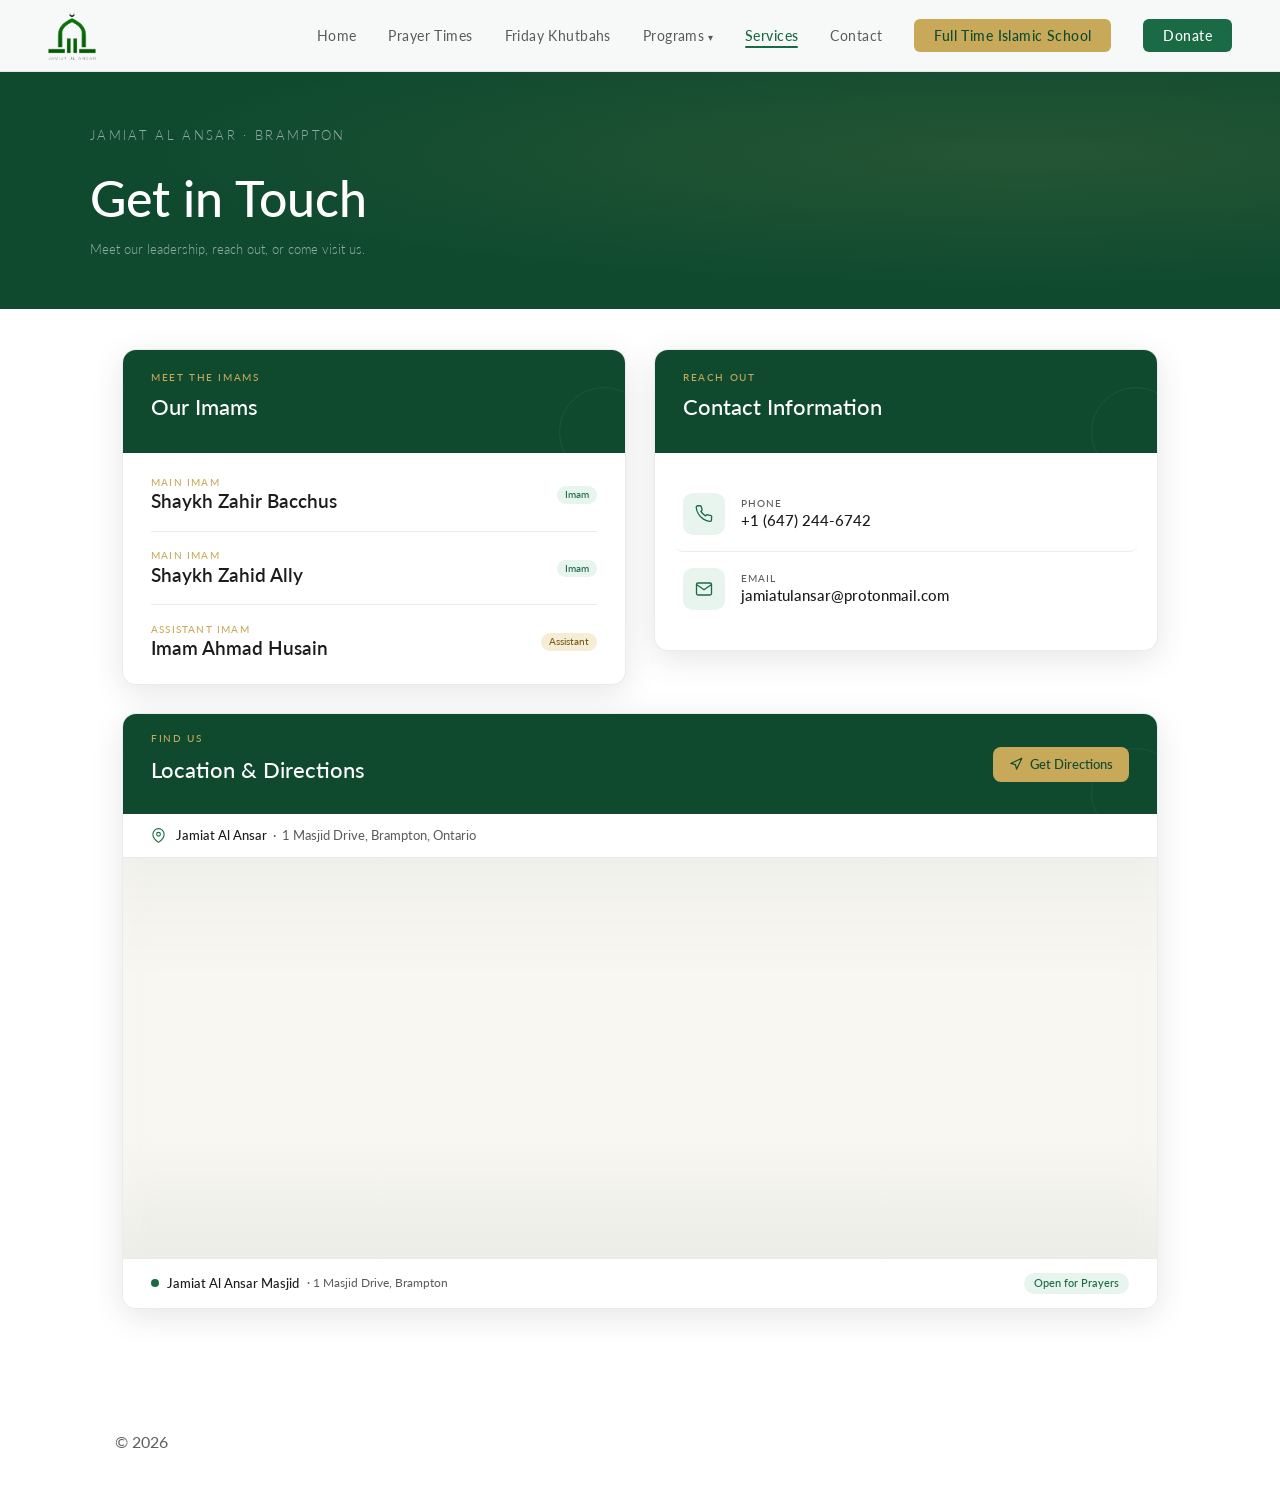
<file: contacts/index.html>
<!DOCTYPE html>
<html class="style-blue-2  custom_fonts comps live_website unicorn-platform-website" lang="en">



<head>
  
  
	<meta charset="utf-8">
	<meta name="viewport" content="width=device-width, initial-scale=1">
	<link rel="alternate" href="https://jamiatalansar.ca/contacts/" hreflang="en" />
	
  
    
      <link rel="stylesheet" href="../assets/unicorn/css/main.css">
    
  

  
    <script>
      window.isJsDelayed = false;
    </script>
    
      <script src="../assets/unicorn/js/main.js" defer></script>
    
  
	
  
    
      <link href="https://fonts.googleapis.com/css?family=Lato:400,700&display=swap" rel="stylesheet">
    
  

	
		<link rel="icon" type="image/png" href="../assets/img/820c7ac0-1047-4ef8-a4d3-8860561c640a.png" sizes="16x16" />
	
	<meta property="og:type" content="website">

    

    

	
		<meta property="og:image" content="../assets/img/d7cb36a4-7b6d-4cda-83ad-e5a4a651b1a1.png"/>
		<meta name="twitter:card" content="summary_large_image">
		<meta name="twitter:image" content="../assets/img/d7cb36a4-7b6d-4cda-83ad-e5a4a651b1a1.png">
	

  
  <link href="https://jamiatalansar.ca/contacts/" rel="canonical"><meta name="twitter:url" content="https://jamiatalansar.ca/contacts/"><meta property="og:url" content="https://jamiatalansar.ca/contacts/">
		
	

  
  
    <script>
      window.unicornEnv = "production"
    </script>
  
  
	
	
  

  

  
  
</head>

<body class="font-lato comps  " id="301366-1193092">


  
  
  
  
  
  
  
  
	<div 
    class="page-component__bg_image_box    bg-white-color   other-01-parent  is-first-component"
    id="other-01-855761"
    
    
  >
		
		<div 
      class="page-component__bg_overlay_box " 
      style=""
    >
			
		</div>
    
		<div class="page-component__wrapper" style="z-index: 10;padding-top:0px;padding-bottom:0px;">
      
        
	
	
	<section>
		




		<!DOCTYPE html>
<html lang="en">
<head>
  <meta charset="UTF-8" />
  <meta name="viewport" content="width=device-width, initial-scale=1.0, viewport-fit=cover" />
  <title>Contact Us – Jamiat Al Ansar</title>
  <link rel="preconnect" href="https://fonts.googleapis.com" />
  <link rel="preconnect" href="https://fonts.gstatic.com" crossorigin />
  <link href="https://fonts.googleapis.com/css2?family=Cormorant+Garamond:wght@400;500;600&family=DM+Sans:wght@300;400;500&display=swap" rel="stylesheet" />
  <style>
    *, *::before, *::after { box-sizing: border-box; margin: 0; padding: 0; }

    :root {
      --green: #1a6b45;
      --green-dark: #0f4a2f;
      --green-light: #e8f4ee;
      --gold: #c8a95a;
      --gold-light: #f5edd6;
      --white: #ffffff;
      --off-white: #f9f7f2;
      --text: #1c1c1c;
      --text-muted: #5a5a5a;
      --border: rgba(0,0,0,0.08);
      --shadow-sm: 0 2px 8px rgba(0,0,0,0.06);
      --shadow-md: 0 8px 32px rgba(0,0,0,0.10);
      --radius: 14px;
    }

    html { scroll-behavior: smooth; }
    html, body { overflow-x: hidden; }

    body {
      font-family: 'DM Sans', sans-serif;
      color: var(--text);
      background: var(--off-white);
      min-height: 100vh;
    }

    /* ── NAV (matches homepage) ── */
    nav {
      position: fixed;
      top: 0; left: 0; right: 0;
      z-index: 200;
      display: flex;
      align-items: center;
      justify-content: space-between;
      padding: 0 3rem;
      height: 72px;
      background: rgba(255,255,255,0.97);
      border-bottom: 1px solid var(--border);
      backdrop-filter: blur(8px);
      transition: height 0.3s, box-shadow 0.3s;
    }

    .nav-logo { display: flex; align-items: center; gap: 12px; text-decoration: none; }
    .nav-logo img { transition: transform 0.3s cubic-bezier(0.22,1,0.36,1); }
    .nav-logo:hover img { transform: scale(1.05); }

    .nav-links { display: flex; align-items: center; gap: 2rem; list-style: none; }
    .nav-links a {
      font-size: 14px; font-weight: 400; color: var(--text-muted);
      text-decoration: none; letter-spacing: 0.03em; transition: color 0.2s; position: relative;
    }
    .nav-links a:hover { color: var(--green); }
    .nav-links a.active { color: var(--green); font-weight: 500; }
    .nav-links a.active::after {
      content: ''; position: absolute; bottom: -4px; left: 0; right: 0;
      height: 2px; background: var(--green); border-radius: 2px;
    }
    .nav-donate {
      background: var(--green); color: var(--white) !important; padding: 8px 20px;
      border-radius: 6px; font-weight: 500 !important; transition: background 0.2s !important;
    }
    .nav-donate:hover { background: var(--green-dark) !important; color: var(--white) !important; }
    .nav-school {
      background: var(--gold); color: var(--green-dark) !important; padding: 8px 20px;
      border-radius: 6px; font-weight: 500 !important; transition: background 0.2s !important;
    }
    .nav-school:hover { background: #e8c06a !important; color: var(--green-dark) !important; }

    .nav-dropdown { position: relative; }
    .nav-dropdown-menu {
      display: none;
      position: absolute;
      top: 100%;
      left: 50%;
      transform: translateX(-50%);
      background: var(--white);
      border: 1px solid var(--border);
      border-radius: 8px;
      min-width: 200px;
      padding: 8px 0;
      box-shadow: 0 8px 24px rgba(0,0,0,0.08);
      padding-top: 12px;
      margin-top: 0;
    }
    .nav-dropdown-menu::before {
      content: '';
      position: absolute;
      top: -12px;
      left: 0;
      right: 0;
      height: 12px;
    }
    .nav-dropdown.open .nav-dropdown-menu { display: block; }
    .nav-dropdown-menu a { display: block; padding: 10px 18px; font-size: 14px; white-space: nowrap; }
    .nav-dropdown > a::after { content: ' ▾'; font-size: 10px; color: var(--text-muted); }

    .nav-hamburger {
      display: none;
      flex-direction: column;
      gap: 5px;
      cursor: pointer;
      background: none;
      border: none;
      padding: 4px;
    }
    .nav-hamburger span { display: block; width: 24px; height: 2px; background: var(--text); border-radius: 2px; transition: all 0.3s; }

    .mobile-menu {
      display: none;
      position: fixed;
      top: 72px; left: 0; right: 0; bottom: 0;
      background: var(--white);
      border-top: 1px solid var(--border);
      padding: 2rem 1.5rem;
      z-index: 199;
      flex-direction: column;
      gap: 0;
      overflow-y: auto;
    }
    .mobile-menu.open { display: flex; }
    .mobile-menu a {
      font-size: 18px; color: var(--text); text-decoration: none; font-weight: 400;
      padding: 1rem 0; border-bottom: 1px solid var(--border);
    }
    .mobile-menu a:last-child { border-bottom: none; }
    .mobile-programs-toggle {
      display: flex;
      align-items: center;
      justify-content: space-between;
      font-size: 18px;
      color: var(--text);
      text-decoration: none;
      font-weight: 400;
      padding: 1rem 0;
      border-bottom: 1px solid var(--border);
      background: none;
      border-top: none;
      border-left: none;
      border-right: none;
      width: 100%;
      text-align: left;
      cursor: pointer;
      font-family: 'DM Sans', sans-serif;
    }
    .mobile-programs-toggle .arrow {
      font-size: 14px;
      color: var(--text-muted);
      transition: transform 0.25s;
    }
    .mobile-programs-toggle.open .arrow { transform: rotate(180deg); }
    .mobile-programs-sub {
      display: none;
      flex-direction: column;
      border-bottom: 1px solid var(--border);
      background: var(--off-white);
      margin: 0 -1.5rem;
      padding: 0 1.5rem;
    }
    .mobile-programs-sub.open { display: flex; }
    .mobile-programs-sub a {
      font-size: 16px;
      color: var(--green);
      padding: 0.75rem 0;
      border-bottom: 1px solid rgba(0,0,0,0.06);
      padding-left: 1rem;
    }
    .mobile-programs-sub a:last-child { border-bottom: none; }
    .mobile-menu a.donate-mobile {
      background: var(--green); color: var(--white); padding: 14px 20px; border-radius: 8px;
      text-align: center; font-weight: 500; margin-top: 1.5rem; border: none;
    }
    .mobile-menu a.school-mobile {
      background: var(--gold);
      color: var(--green-dark);
      padding: 14px 20px;
      border-radius: 8px;
      text-align: center;
      font-weight: 500;
      margin-top: 0.75rem;
      border: none;
    }

    /* ── HERO ── */
    .page-hero {
      background: var(--green-dark);
      padding: 2.5rem 2rem 2.25rem;
      padding-top: calc(72px + 2.5rem);
      position: relative;
      overflow: hidden;
      animation: heroIn 0.5s cubic-bezier(0.22,1,0.36,1) both;
    }

    .page-hero::before {
      content: '';
      position: absolute;
      inset: 0;
      background: radial-gradient(ellipse at 80% 50%, rgba(200,169,90,0.12) 0%, transparent 60%);
      pointer-events: none;
    }

    @keyframes heroIn {
      from { opacity: 0; transform: translateY(-10px); }
      to   { opacity: 1; transform: translateY(0); }
    }

    .hero-inner {
      max-width: 1100px;
      margin: 0 auto;
    }

    .hero-eyebrow {
      font-size: 11px;
      letter-spacing: 0.18em;
      text-transform: uppercase;
      color: var(--gold);
      font-weight: 500;
      margin-bottom: 0.4rem;
    }

    .hero-inner h1 {
      font-family: 'Cormorant Garamond', serif;
      font-size: clamp(30px, 5vw, 50px);
      font-weight: 500;
      color: var(--white);
      line-height: 1.1;
      margin-bottom: 0.35rem;
    }

    .hero-inner p {
      font-size: 13px;
      color: rgba(255,255,255,0.55);
      font-weight: 300;
    }

    /* ── MAIN LAYOUT ── */
    .main-wrap {
      max-width: 1100px;
      margin: 0 auto;
      padding: 2.5rem 2rem 5rem;
      display: grid;
      grid-template-columns: 1fr 1fr;
      gap: 1.75rem;
      align-items: start;
    }

    /* ── SHARED CARD ── */
    .card {
      background: var(--white);
      border-radius: var(--radius);
      border: 1px solid var(--border);
      box-shadow: var(--shadow-md);
      overflow: hidden;
      animation: cardIn 0.5s cubic-bezier(0.22,1,0.36,1) both;
    }

    @keyframes cardIn {
      from { opacity: 0; transform: translateY(14px); }
      to   { opacity: 1; transform: translateY(0); }
    }

    .card:nth-child(2) { animation-delay: 0.08s; }
    .card:nth-child(3) { animation-delay: 0.14s; }

    .card-header {
      background: var(--green-dark);
      padding: 1.4rem 1.75rem 1.3rem;
      position: relative;
      overflow: hidden;
    }

    .card-header::after {
      content: '';
      position: absolute;
      bottom: -24px; right: -24px;
      width: 90px; height: 90px;
      border: 1px solid rgba(255,255,255,0.06);
      border-radius: 50%;
      pointer-events: none;
    }

    .card-header-eyebrow {
      font-size: 10px;
      letter-spacing: 0.16em;
      text-transform: uppercase;
      color: var(--gold);
      font-weight: 500;
      margin-bottom: 0.3rem;
    }

    .card-header h2 {
      font-family: 'Cormorant Garamond', serif;
      font-size: 22px;
      font-weight: 500;
      color: var(--white);
      line-height: 1.2;
    }

    .card-body { padding: 1.5rem 1.75rem; }

    /* ── IMAM CARDS ── */
    .imam-list { display: flex; flex-direction: column; gap: 1px; }

    .imam-item {
      display: flex;
      align-items: center;
      gap: 1.1rem;
      padding: 1.1rem 0;
      border-bottom: 1px solid var(--border);
    }
    .imam-item:last-child { border-bottom: none; padding-bottom: 0; }
    .imam-item:first-child { padding-top: 0; }

    .imam-info { flex: 1; min-width: 0; }

    .imam-role {
      font-size: 10px;
      letter-spacing: 0.12em;
      text-transform: uppercase;
      color: var(--gold);
      font-weight: 500;
      margin-bottom: 2px;
    }

    .imam-name {
      font-family: 'Cormorant Garamond', serif;
      font-size: 19px;
      font-weight: 600;
      color: var(--text);
      line-height: 1.2;
    }

    .imam-badge {
      font-size: 10px;
      background: var(--green-light);
      color: var(--green);
      padding: 3px 8px;
      border-radius: 20px;
      font-weight: 500;
      white-space: nowrap;
      flex-shrink: 0;
    }

    /* ── CONTACT INFO ── */
    .contact-list { display: flex; flex-direction: column; gap: 0; }

    .contact-item {
      display: flex;
      align-items: center;
      gap: 1rem;
      padding: 1rem 0;
      border-bottom: 1px solid var(--border);
      text-decoration: none;
      color: inherit;
      transition: background 0.15s;
      border-radius: 8px;
      margin: 0 -0.5rem;
      padding-left: 0.5rem;
      padding-right: 0.5rem;
    }
    .contact-item:last-child { border-bottom: none; }
    .contact-item:hover { background: var(--green-light); }

    .contact-icon {
      width: 42px; height: 42px;
      border-radius: 10px;
      background: var(--green-light);
      display: flex; align-items: center; justify-content: center;
      flex-shrink: 0;
      transition: background 0.15s;
    }
    .contact-item:hover .contact-icon { background: rgba(26,107,69,0.18); }

    .contact-icon svg { width: 18px; height: 18px; stroke: var(--green); fill: none; }

    .contact-label {
      font-size: 10px;
      letter-spacing: 0.1em;
      text-transform: uppercase;
      color: var(--text-muted);
      font-weight: 500;
      margin-bottom: 2px;
    }

    .contact-value {
      font-size: 15px;
      font-weight: 500;
      color: var(--text);
    }

    /* ── MAP CARD (full width) ── */
    .map-card {
      grid-column: 1 / -1;
      animation-delay: 0.2s;
    }

    .map-header {
      background: var(--green-dark);
      padding: 1.2rem 1.75rem;
      display: flex;
      align-items: center;
      justify-content: space-between;
      gap: 1rem;
      flex-wrap: wrap;
      position: relative;
      overflow: hidden;
    }

    .map-header::after {
      content: '';
      position: absolute;
      bottom: -24px; right: -24px;
      width: 90px; height: 90px;
      border: 1px solid rgba(255,255,255,0.06);
      border-radius: 50%;
      pointer-events: none;
    }

    .map-header-text {}

    .map-header-eyebrow {
      font-size: 10px;
      letter-spacing: 0.16em;
      text-transform: uppercase;
      color: var(--gold);
      font-weight: 500;
      margin-bottom: 0.25rem;
    }

    .map-header h2 {
      font-family: 'Cormorant Garamond', serif;
      font-size: 22px;
      font-weight: 500;
      color: var(--white);
    }

    .map-directions-btn {
      display: inline-flex;
      align-items: center;
      gap: 7px;
      background: var(--gold);
      color: var(--green-dark);
      font-family: 'DM Sans', sans-serif;
      font-size: 13px;
      font-weight: 500;
      padding: 10px 16px;
      border-radius: 8px;
      text-decoration: none;
      transition: background 0.2s, transform 0.15s;
      white-space: nowrap;
      flex-shrink: 0;
      position: relative;
      z-index: 1;
    }
    .map-directions-btn:hover { background: #e8c06a; }
    .map-directions-btn:active { transform: scale(0.97); }

    .map-directions-btn svg { width: 14px; height: 14px; stroke: var(--green-dark); fill: none; flex-shrink: 0; }

    /* The map wrapper — styled frame */
    .map-frame-wrap {
      position: relative;
      background: var(--off-white);
    }

    /* Decorative address bar above the map */
    .map-address-bar {
      display: flex;
      align-items: center;
      gap: 10px;
      padding: 0.85rem 1.75rem;
      border-bottom: 1px solid var(--border);
      background: var(--white);
    }

    .map-address-bar svg { width: 15px; height: 15px; stroke: var(--green); fill: none; flex-shrink: 0; }

    .map-address-text {
      font-size: 13px;
      color: var(--text-muted);
    }

    .map-address-text strong {
      color: var(--text);
      font-weight: 500;
    }

    /* Styled iframe container */
    .map-iframe-container {
      position: relative;
      width: 100%;
      height: 400px;
      overflow: hidden;
    }

    /* Green tint overlay to match site palette — pointer-events:none so map stays interactive */
    .map-tint {
      position: absolute;
      inset: 0;
      background: linear-gradient(
        to bottom,
        rgba(15, 74, 47, 0.04) 0%,
        transparent 30%,
        transparent 70%,
        rgba(15, 74, 47, 0.06) 100%
      );
      pointer-events: none;
      z-index: 2;
    }

    /* Left/right edge fades */
    .map-edge-fade {
      position: absolute;
      top: 0; bottom: 0;
      width: 32px;
      z-index: 2;
      pointer-events: none;
    }
    .map-edge-fade.left  { left: 0;  background: linear-gradient(to right, rgba(249,247,242,0.18), transparent); }
    .map-edge-fade.right { right: 0; background: linear-gradient(to left,  rgba(249,247,242,0.18), transparent); }

    .map-iframe-container iframe {
      width: 100%;
      height: 100%;
      border: none;
      display: block;
      /* Slight desaturation so the map feels cohesive with the muted palette */
      filter: saturate(0.82) contrast(1.04);
    }

    /* Bottom caption strip */
    .map-caption {
      display: flex;
      align-items: center;
      justify-content: space-between;
      gap: 1rem;
      padding: 0.9rem 1.75rem;
      border-top: 1px solid var(--border);
      background: var(--white);
      flex-wrap: wrap;
    }

    .map-caption-left {
      display: flex;
      align-items: center;
      gap: 8px;
    }

    .map-caption-dot {
      width: 8px; height: 8px;
      border-radius: 50%;
      background: var(--green);
      flex-shrink: 0;
    }

    .map-caption-name {
      font-size: 13px;
      font-weight: 500;
      color: var(--text);
    }

    .map-caption-hours {
      font-size: 12px;
      color: var(--text-muted);
    }

    .map-open-badge {
      font-size: 11px;
      font-weight: 500;
      background: var(--green-light);
      color: var(--green);
      padding: 4px 10px;
      border-radius: 20px;
    }

    /* ── RESPONSIVE ── */
    @media (max-width: 900px) {
      nav { padding: 0 1.25rem; }
      .nav-links { display: none; }
      .nav-hamburger { display: flex; }
    }

    @media (max-width: 780px) {
      .main-wrap {
        grid-template-columns: 1fr;
        padding: 1.5rem 1rem 3rem;
        gap: 1.25rem;
      }
      .map-card { grid-column: 1; }
      .page-hero { padding: 1.75rem 1rem 1.5rem; padding-top: calc(72px + 1.75rem); }
      .card-body { padding: 1.25rem 1.25rem; }
      .map-address-bar, .map-caption { padding: 0.75rem 1.25rem; }
      .map-directions-btn { font-size: 12px; padding: 8px 13px; }
      .map-iframe-container { height: 300px; }
    }

    @media (max-width: 520px) {
      nav { padding: 0 1rem; height: 60px; }
      .mobile-menu { top: 60px; }
      .page-hero { padding-top: calc(60px + 1.75rem); }
      .map-header { padding: 1rem 1.25rem; }
      .map-header h2 { font-size: 18px; }
    }

    @media (prefers-reduced-motion: reduce) {
      *, *::before, *::after { animation-duration: 0.01ms !important; transition-duration: 0.01ms !important; }
    }
  </style>
</head>
<body>

  <!-- NAV -->
  <nav id="mainNav">
    <a href="../" class="nav-logo">
      <img src="../assets/img/f8a33da4-375b-4a68-b552-b1c86b1c55d6.png" alt="Jamiat Al Ansar logo" style="height:48px; width:auto; display:block;" />
    </a>
    <ul class="nav-links">
      <li><a href="../">Home</a></li>
      <li><a href="../#prayer-times">Prayer Times</a></li>
      <li><a href="../jumuah/">Friday Khutbahs</a></li>
      <li class="nav-dropdown">
        <a href="../#programs">Programs</a>
        <div class="nav-dropdown-menu">
          <a href="../afternoonmadrasah/">Afternoon Madrasah</a>
          <a href="../youthprograms/">Youth Programs</a>
          <a href="../sisters/">Sisters' Monthly Program</a>
          <a href="../familynight/">Friday Night Program</a>
          <a href="../gatherings/">Daily Gatherings</a>
        </div>
      </li>
      <li><a href="../services/" class="active">Services</a></li>
      <li><a href="../contacts/">Contact</a></li>
      <li><a href="https://www.lotetree.ca/" class="nav-school">Full Time Islamic School</a></li>
      <li><a href="https://app.irm.io/jamiatalansar.ca" class="nav-donate">Donate</a></li>
    </ul>
    <button class="nav-hamburger" onclick="toggleMenu()" aria-label="Open menu">
      <span></span><span></span><span></span>
    </button>
  </nav>

  <!-- MOBILE MENU -->
  <div class="mobile-menu" id="mobileMenu">
    <a href="../">Home</a>
    <a href="../#prayer-times">Prayer Times</a>
    <a href="../jumuah/">Friday Khutbahs</a>
    <button class="mobile-programs-toggle" onclick="togglePrograms(this)" aria-expanded="false">
      Programs <span class="arrow">▾</span>
    </button>
    <div class="mobile-programs-sub" id="mobileProgramsSub">
      <a href="../afternoonmadrasah/">Afternoon Madrasah</a>
      <a href="../youthprograms/">Youth Programs</a>
      <a href="../sisters/">Sisters' Monthly Program</a>
      <a href="../familynight/">Friday Night Program</a>
      <a href="../gatherings/">Daily Gatherings</a>
    </div>
    <a href="../services/">Services</a>
    <a href="../contacts/">Contact</a>
    <a href="https://www.lotetree.ca/" class="school-mobile">Full Time Islamic School</a>
    <a href="https://app.irm.io/jamiatalansar.ca" class="donate-mobile">Support Our Masjid</a>
  </div>

  <!-- HERO -->
  <div class="page-hero">
    <div class="hero-inner">
      <p class="hero-eyebrow">Jamiat Al Ansar · Brampton</p>
      <h1>Get in Touch</h1>
      <p>Meet our leadership, reach out, or come visit us.</p>
    </div>
  </div>

  <!-- MAIN -->
  <div class="main-wrap">

    <!-- IMAMS CARD -->
    <div class="card">
      <div class="card-header">
        <div class="card-header-eyebrow">Meet the Imams</div>
        <h2>Our Imams</h2>
      </div>
      <div class="card-body">
        <div class="imam-list">

          <div class="imam-item">
            <div class="imam-info">
              <div class="imam-role">Main Imam</div>
              <div class="imam-name">Shaykh Zahir Bacchus</div>
            </div>
            <span class="imam-badge">Imam</span>
          </div>

          <div class="imam-item">
            <div class="imam-info">
              <div class="imam-role">Main Imam</div>
              <div class="imam-name">Shaykh Zahid Ally</div>
            </div>
            <span class="imam-badge">Imam</span>
          </div>

          <div class="imam-item">
            <div class="imam-info">
              <div class="imam-role">Assistant Imam</div>
              <div class="imam-name">Imam Ahmad Husain</div>
            </div>
            <span class="imam-badge" style="background:var(--gold-light);color:#7a5c18;">Assistant</span>
          </div>

        </div>
      </div>
    </div>

    <!-- CONTACT INFO CARD -->
    <div class="card">
      <div class="card-header">
        <div class="card-header-eyebrow">Reach Out</div>
        <h2>Contact Information</h2>
      </div>
      <div class="card-body">
        <div class="contact-list">

          <a href="tel:+16472446742" class="contact-item">
            <div class="contact-icon">
              <svg viewBox="0 0 24 24" stroke-width="1.75" stroke-linecap="round" stroke-linejoin="round">
                <path d="M22 16.92v3a2 2 0 0 1-2.18 2 19.79 19.79 0 0 1-8.63-3.07A19.5 19.5 0 0 1 4.69 12 19.79 19.79 0 0 1 1.62 3.38 2 2 0 0 1 3.59 1h3a2 2 0 0 1 2 1.72c.127.96.361 1.903.7 2.81a2 2 0 0 1-.45 2.11L7.91 8.56a16 16 0 0 0 6 6l.92-.92a2 2 0 0 1 2.11-.45c.907.339 1.85.573 2.81.7A2 2 0 0 1 22 16.92z"/>
              </svg>
            </div>
            <div>
              <div class="contact-label">Phone</div>
              <div class="contact-value">+1 (647) 244-6742</div>
            </div>
          </a>

          <a href="mailto:jamiatulansar@protonmail.com" class="contact-item">
            <div class="contact-icon">
              <svg viewBox="0 0 24 24" stroke-width="1.75" stroke-linecap="round" stroke-linejoin="round">
                <path d="M4 4h16c1.1 0 2 .9 2 2v12c0 1.1-.9 2-2 2H4c-1.1 0-2-.9-2-2V6c0-1.1.9-2 2-2z"/>
                <polyline points="22,6 12,13 2,6"/>
              </svg>
            </div>
            <div>
              <div class="contact-label">Email</div>
              <div class="contact-value">jamiatulansar@protonmail.com</div>
            </div>
          </a>

        </div>
      </div>
    </div>

    <!-- MAP CARD — full width -->
    <div class="card map-card">
      <div class="map-header">
        <div class="map-header-text">
          <div class="map-header-eyebrow">Find Us</div>
          <h2>Location &amp; Directions</h2>
        </div>
        <a
          href="https://www.google.com/maps/place/Jamiat+ul+Ansar/@43.7099068,-79.7578566,17z"
          target="_blank"
          rel="noopener noreferrer"
          class="map-directions-btn"
        >
          <svg viewBox="0 0 24 24" stroke-width="2" stroke-linecap="round" stroke-linejoin="round">
            <polygon points="3 11 22 2 13 21 11 13 3 11"/>
          </svg>
          Get Directions
        </a>
      </div>

      <div class="map-frame-wrap">
        <!-- Address bar -->
        <div class="map-address-bar">
          <svg viewBox="0 0 24 24" stroke-width="1.75" stroke-linecap="round" stroke-linejoin="round">
            <path d="M21 10c0 7-9 13-9 13s-9-6-9-13a9 9 0 0 1 18 0z"/>
            <circle cx="12" cy="10" r="3"/>
          </svg>
          <span class="map-address-text"><strong>Jamiat Al Ansar</strong> &nbsp;·&nbsp; 1 Masjid Drive, Brampton, Ontario</span>
        </div>

        <!-- Map iframe -->
        <div class="map-iframe-container">
          <div class="map-tint"></div>
          <div class="map-edge-fade left"></div>
          <div class="map-edge-fade right"></div>
          <iframe
            src="https://www.google.com/maps/embed?pb=!1m18!1m12!1m3!1d2885.3396272!2d-79.7578566!3d43.7099068!2m3!1f0!2f0!3f0!3m2!1i1024!2i768!4f13.1!3m3!1m2!1s0x882b3f4a4b2f5555%3A0x1!2s1+Masjid+Dr%2C+Brampton%2C+ON!5e0!3m2!1sen!2sca!4v1700000000000!5m2!1sen!2sca"
            allowfullscreen=""
            loading="lazy"
            referrerpolicy="no-referrer-when-downgrade"
            title="Jamiat Al Ansar location map"
          ></iframe>
        </div>

        <!-- Caption strip -->
        <div class="map-caption">
          <div class="map-caption-left">
            <div class="map-caption-dot"></div>
            <span class="map-caption-name">Jamiat Al Ansar Masjid</span>
            <span class="map-caption-hours">· 1 Masjid Drive, Brampton</span>
          </div>
          <span class="map-open-badge">Open for Prayers</span>
        </div>
      </div>
    </div>

  </div><!-- /.main-wrap -->

  <script>
    function toggleMenu() {
      document.getElementById('mobileMenu').classList.toggle('open');
    }

    function togglePrograms(btn) {
      btn.classList.toggle('open');
      const sub = document.getElementById('mobileProgramsSub');
      sub.classList.toggle('open');
      btn.setAttribute('aria-expanded', sub.classList.contains('open'));
    }

    document.querySelectorAll('.mobile-menu a, .mobile-programs-sub a').forEach(link => {
      link.addEventListener('click', () => {
        document.getElementById('mobileMenu').classList.remove('open');
      });
    });

    // Desktop dropdown — click to open, click outside or re-click to close
    const dropdownEl = document.querySelector('.nav-dropdown');
    const dropdownToggle = dropdownEl ? dropdownEl.querySelector('a') : null;
    if (dropdownToggle) {
      dropdownToggle.addEventListener('click', function(e) {
        e.preventDefault();
        dropdownEl.classList.toggle('open');
      });
    }
    document.addEventListener('click', function(e) {
      if (dropdownEl && !dropdownEl.contains(e.target)) {
        dropdownEl.classList.remove('open');
      }
    });

    window.addEventListener('scroll', () => {
      const nav = document.getElementById('mainNav');
      if (window.scrollY > 40) {
        nav.style.height = '60px';
        nav.style.boxShadow = '0 2px 12px rgba(0,0,0,0.08)';
      } else {
        nav.style.height = '72px';
        nav.style.boxShadow = 'none';
      }
    });
  </script>

</body>
</html>
	</section>

      
		</div>
	</div>
  
  


	
	
	
	
	
  
  
  
	<div 
    class="popup-component js-custom-popup page-component__bg_image_box    bg-white-color   popup-component_no-image popup-01-parent is-not-first-component"
    id="popup-01-success_default"
    
    
  >
		<button class="popup-component__close-button js-close-custom-popup-button">
			<svg viewBox="0 0 36 36" fill="none" xmlns="http://www.w3.org/2000/svg">
				<path d="M20.0806 17.9986L30.6275 5.42673C30.8043 5.2178 30.6556 4.90039 30.3824 4.90039H27.1762C26.9873 4.90039 26.8065 4.98477 26.682 5.12941L17.9833 15.4995L9.28465 5.12941C9.16411 4.98477 8.98331 4.90039 8.79045 4.90039H5.5842C5.31099 4.90039 5.16233 5.2178 5.33911 5.42673L15.886 17.9986L5.33911 30.5705C5.29951 30.6171 5.2741 30.674 5.26591 30.7346C5.25771 30.7952 5.26708 30.8568 5.29288 30.9122C5.31869 30.9677 5.35985 31.0145 5.41149 31.0472C5.46313 31.0799 5.52307 31.0972 5.5842 31.0968H8.79045C8.97929 31.0968 9.16009 31.0124 9.28465 30.8678L17.9833 20.4977L26.682 30.8678C26.8025 31.0124 26.9833 31.0968 27.1762 31.0968H30.3824C30.6556 31.0968 30.8043 30.7794 30.6275 30.5705L20.0806 17.9986Z" fill="white"/>
			</svg>				
		</button>
		<div class="popup-component__bg_image_box">
			
			
			<div 
        class="page-component__bg_overlay_box "
        style=""
      >
				
			</div>
			
			<div class="page-component__wrapper" style="z-index: 10;padding-top: 1px;padding-bottom: 1px;">
				



    
    
    
    
    <div class="popup-01 graphics-image default-graphics-image">
        <div class="container container--premid popup-01__container">
            <div class="popup-01__left">
                <div class="popup-01__content">
                    
                        <h2 class="title-text heading popup-01__heading">Submission Successful</h2>
                    
                    
                        <p class="subtitle-text content_box popup-01__text">The form has been successfully submitted.</p>
                    
                    <div class="popup-01__cta-box">
                        
	
<div class="buttons-set"><ul class="buttons-set__list"><li class="buttons-set__item"><a
				 data-stripe-product-id="" data-stripe-checkout-version="" data-stripe-mode="payment" data-successful-payment-url="" data-cancel-payment-url=""

				 class="button button--black-bg " href="../" target="_blank"   onclick="event.preventDefault(); window.unicornplatform.closeAllPopups();"   ><span class="button__text">Back to site</span></a></li></ul></div>

                    </div>
                </div>
            </div>
            
              
            
        </div>
    </div>





			</div>
		</div>
	</div>
  
  


	









    
	
	
        <div class="bg-white-color ">
            <footer 
              class="footer-02" 
              id="footer"
              style=""
              
            >
                <div class="container">
                    <div class="footer-02__wrapper">
                        <div class="content-text footer-02__text content_box">&copy; 2026&nbsp;
                        </div>
                        <div class="social-buttons  "><ul class="social-buttons__list"></ul></div>
                    </div>
                </div>
            </footer>
        </div>
	
  
  




	<div class="popup-component__mask js-close-custom-popup-button js-custom-popup-mask"></div>

<div class="pswp" tabindex="-1" role="dialog" aria-hidden="true">
	<div class="pswp__bg"></div>
	<div class="pswp__scroll-wrap">
		<div class="pswp__container">
			<div class="pswp__item"></div>
			<div class="pswp__item"></div>
			<div class="pswp__item"></div>
		</div>
		<div class="pswp__ui pswp__ui--hidden">
			<div class="pswp__top-bar">
				<div class="pswp__counter"></div>
				<button class="pswp__button pswp__button--close" title="Close (Esc)"></button>
				<button class="pswp__button pswp__button--share" title="Share"></button>
				<button class="pswp__button pswp__button--fs" title="Toggle fullscreen"></button>
				<button class="pswp__button pswp__button--zoom" title="Zoom in/out"></button>
				<div class="pswp__preloader">
					<div class="pswp__preloader__icn">
						<div class="pswp__preloader__cut">
							<div class="pswp__preloader__donut"></div>
						</div>
					</div>
				</div>
			</div>
			<div class="pswp__share-modal pswp__share-modal--hidden pswp__single-tap">
				<div class="pswp__share-tooltip"></div>
			</div>
			<button class="pswp__button pswp__button--arrow--left" title="Previous (arrow left)"></button>
			<button class="pswp__button pswp__button--arrow--right" title="Next (arrow right)"></button>
			<div class="pswp__caption">
				<div class="pswp__caption__center"></div>
			</div>
		</div>
	</div>
</div>





<style>
	.page-component__bg_image_box .page-component__bg_image_box .page-component__bg_overlay_box {
        position: relative;
	}
	body .page-component__bg_overlay_box {
		position: absolute;
	}
    .footer-02__text.content_box a{
    	color: inherit !important;
    }
    .footer-04__info{
	    font-size: 14px;
    }
</style>










<script type="text/javascript" src="https://irm.io/epm.js" defer></script>


</body>
</html>
</file>
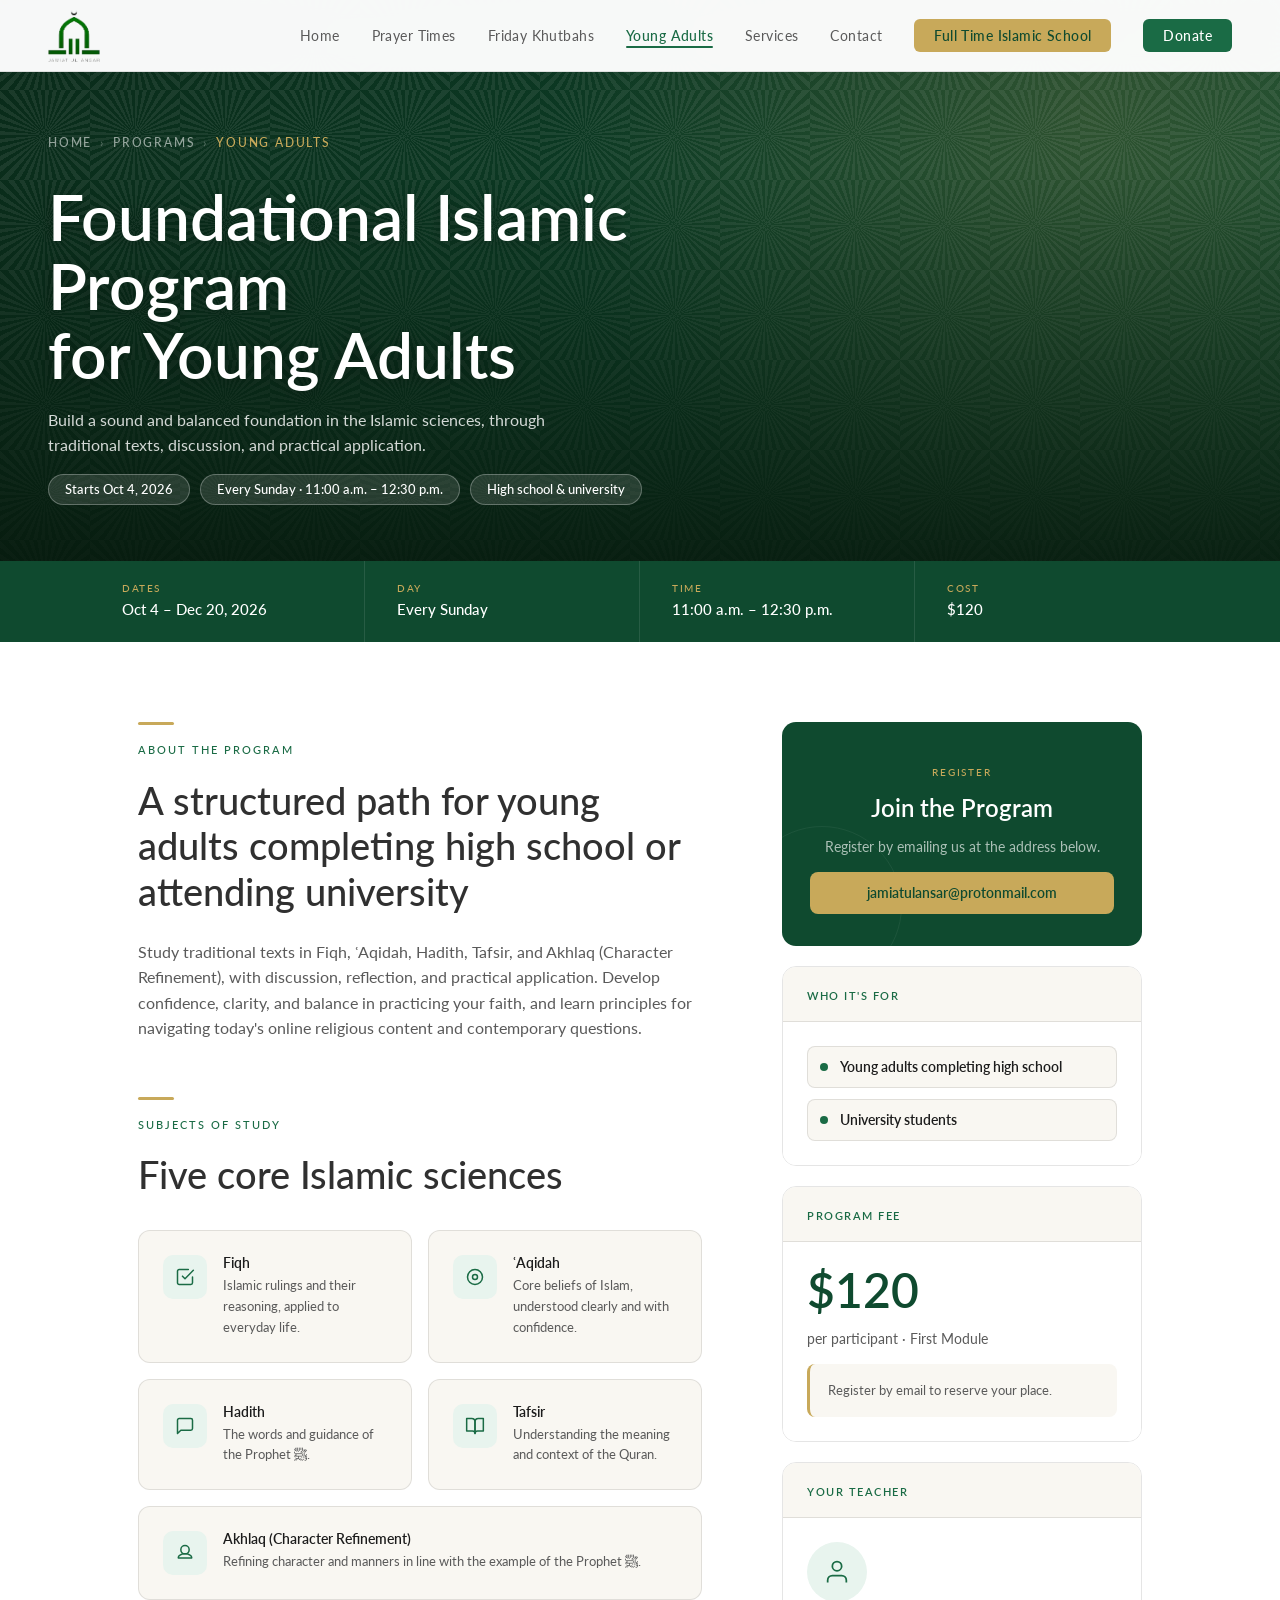
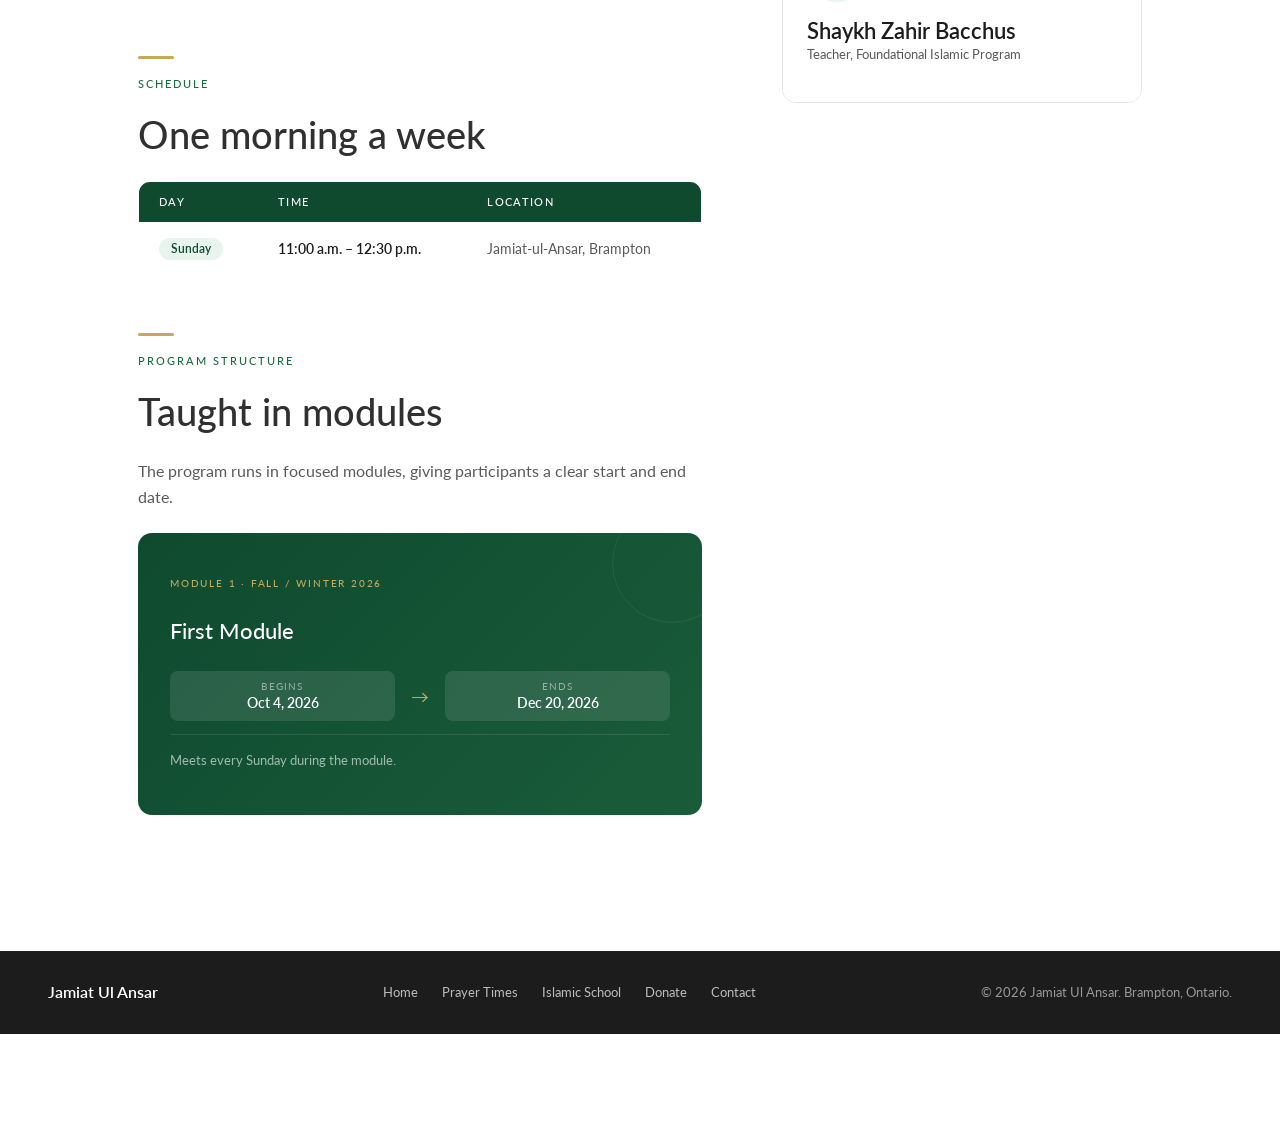
<file: foundational/index.html>
<!DOCTYPE html>
<html class="style-blue-2  custom_fonts comps live_website unicorn-platform-website" lang="en">



<head>
  
  
	<meta charset="utf-8">
	<meta name="viewport" content="width=device-width, initial-scale=1">
	<link rel="alternate" href="https://jamiatalansar.ca/foundational/" hreflang="en" />
	
  
    
      <link rel="stylesheet" href="../assets/unicorn/css/main.css">
    
  

  
    <script>
      window.isJsDelayed = false;
    </script>
    
      <script src="../assets/unicorn/js/main.js" defer></script>
    
  
	
  
    
      <link href="https://fonts.googleapis.com/css?family=Lato:400,700&display=swap" rel="stylesheet">
    
  

	
		<link rel="icon" type="image/png" href="../assets/img/820c7ac0-1047-4ef8-a4d3-8860561c640a.png" sizes="16x16" />
	
	<meta property="og:type" content="website">

    

    

	
		<meta property="og:image" content="../assets/img/d7cb36a4-7b6d-4cda-83ad-e5a4a651b1a1.png"/>
		<meta name="twitter:card" content="summary_large_image">
		<meta name="twitter:image" content="../assets/img/d7cb36a4-7b6d-4cda-83ad-e5a4a651b1a1.png">
	

  
  <link href="https://jamiatalansar.ca/foundational/" rel="canonical"><meta name="twitter:url" content="https://jamiatalansar.ca/foundational/"><meta property="og:url" content="https://jamiatalansar.ca/foundational/">
		
	

  
  
    <script>
      window.unicornEnv = "production"
    </script>
  
  
	
	
  

  

  
  
</head>

<body class="font-lato comps  " id="301366-1227074">


  
  
  
  
  
  
  
  
	<div 
    class="page-component__bg_image_box    bg-white-color   other-01-parent  is-first-component"
    id="other-01-871911"
    
    
  >
		
		<div 
      class="page-component__bg_overlay_box " 
      style=""
    >
			
		</div>
    
		<div class="page-component__wrapper" style="z-index: 10;padding-top:0px;padding-bottom:0px;">
      
        
	
	
	<section>
		




		<!DOCTYPE html>
<html lang="en">
<head>
<meta charset="UTF-8" />
<meta name="viewport" content="width=device-width, initial-scale=1, viewport-fit=cover" />
<title>Foundational Islamic Program for Young Adults – Jamiat Al Ansar</title>
<link rel="preconnect" href="https://fonts.googleapis.com" />
<link rel="preconnect" href="https://fonts.gstatic.com" crossorigin />
<link href="https://fonts.googleapis.com/css2?family=Cormorant+Garamond:wght@500;600;700&family=DM+Sans:wght@400;500;700&display=swap" rel="stylesheet" />
<style>
*,*::before,*::after{box-sizing:border-box;margin:0;padding:0}
html,body{overflow-x:hidden}
:root{--green:#1a6b45;--green-dark:#0f4a2f;--green-light:#e8f4ee;--gold:#c8a95a;--gold-light:#f5edd6;--white:#fff;--off-white:#f9f7f2;--text:#1c1c1c;--text-muted:#5a5a5a;--border:rgba(0,0,0,.1)}
html{scroll-behavior:smooth}
body{font-family:'DM Sans',sans-serif;color:var(--text);background:var(--white)}
a{color:inherit}
nav{position:fixed;top:0;left:0;right:0;z-index:100;display:flex;align-items:center;justify-content:space-between;padding:0 3rem;height:72px;background:rgba(255,255,255,.97);border-bottom:1px solid var(--border);backdrop-filter:blur(8px)}
.nav-logo{font-family:'Cormorant Garamond',serif;font-size:22px;font-weight:700;color:var(--green-dark);text-decoration:none;display:flex;align-items:center;gap:10px}
.nav-logo i{display:block;width:26px;height:26px;border-radius:13px 13px 0 0;border:3px solid var(--green);border-bottom:4px solid var(--green)}
.nav-links{display:flex;align-items:center;gap:2rem;list-style:none}
.nav-links a{font-size:14px;color:var(--text-muted);text-decoration:none;letter-spacing:.03em;transition:color .2s;position:relative}
.nav-links a:hover{color:var(--green)}
.nav-links a.active{color:var(--green);font-weight:500}
.nav-links a.active::after{content:'';position:absolute;bottom:-4px;left:0;right:0;height:2px;background:var(--green);border-radius:2px}
.nav-donate{background:var(--green);color:var(--white)!important;padding:8px 20px;border-radius:6px;font-weight:500}
.nav-donate:hover{background:var(--green-dark)}
.nav-school{background:var(--gold);color:var(--green-dark)!important;padding:8px 20px;border-radius:6px;font-weight:500}
.nav-hamburger{display:none;flex-direction:column;gap:5px;cursor:pointer;background:none;border:none;padding:4px}
.nav-hamburger span{display:block;width:24px;height:2px;background:var(--text);border-radius:2px}
.mobile-menu{display:none;position:fixed;top:72px;left:0;right:0;bottom:0;background:var(--white);padding:2rem 1.5rem;z-index:99;flex-direction:column;overflow-y:auto}
.mobile-menu.open{display:flex}
.mobile-menu a{font-size:18px;text-decoration:none;padding:1rem 0;border-bottom:1px solid var(--border)}
.mobile-menu a.donate-mobile{background:var(--green);color:var(--white);padding:14px 20px;border-radius:8px;text-align:center;font-weight:500;margin-top:1.5rem;border:none}

.hero{position:relative;min-height:52vh;display:flex;align-items:flex-end;padding-top:72px;overflow:hidden;background:radial-gradient(circle at 85% 20%,rgba(200,169,90,.22),transparent 45%),linear-gradient(135deg,#0a2e1c 0%,var(--green-dark) 55%,#1a5c3a 100%)}
.hero::before{content:'';position:absolute;inset:0;opacity:.09;background-image:repeating-conic-gradient(from 0deg at 50% 50%,#fff 0 5deg,transparent 5deg 10deg);background-size:90px 90px}
.hero::after{content:'';position:absolute;inset:0;background:linear-gradient(to top,rgba(6,22,11,.85) 0%,rgba(6,22,11,.2) 70%)}
.hero-content{position:relative;z-index:2;padding:4rem 3rem 3.5rem;max-width:860px;width:100%}
.hero-breadcrumb{display:flex;align-items:center;gap:8px;font-size:12px;font-weight:500;letter-spacing:.15em;text-transform:uppercase;color:var(--gold);margin-bottom:1.25rem;flex-wrap:wrap}
.hero-breadcrumb a{color:rgba(255,255,255,.55);text-decoration:none}
.hero-breadcrumb span{color:rgba(255,255,255,.3)}
.hero-title{font-family:'Cormorant Garamond',serif;font-size:clamp(36px,6vw,64px);font-weight:600;line-height:1.08;color:var(--white);margin-bottom:1.1rem;text-shadow:0 2px 16px rgba(0,0,0,.35)}
.hero-sub{font-size:16px;color:rgba(255,255,255,.82);line-height:1.7;max-width:520px;margin-bottom:2.25rem}
.hero-tags{display:flex;gap:10px;flex-wrap:wrap}
.hero-tag{display:inline-flex;align-items:center;background:rgba(255,255,255,.12);border:1px solid rgba(255,255,255,.28);color:var(--white);font-size:13px;font-weight:500;padding:7px 16px;border-radius:50px}

.glance-bar{background:var(--green-dark);color:var(--white)}
.glance-inner{display:grid;grid-template-columns:repeat(4,1fr);max-width:1100px;margin:0 auto}
.glance-item{padding:1.4rem 2rem;border-right:1px solid rgba(255,255,255,.1);display:flex;flex-direction:column;gap:4px}
.glance-item:last-child{border-right:none}
.glance-label{font-size:10px;letter-spacing:.16em;text-transform:uppercase;color:var(--gold);font-weight:500}
.glance-value{font-size:15px;font-weight:500;line-height:1.4}

.page-body{max-width:1100px;margin:0 auto;padding:5rem 3rem;display:grid;grid-template-columns:1fr 360px;gap:5rem;align-items:start}
.section-rule{display:block;width:36px;height:3px;background:var(--gold);border-radius:2px;margin-bottom:1rem}
.section-eyebrow{font-size:11px;letter-spacing:.18em;text-transform:uppercase;color:var(--green);font-weight:500;margin-bottom:.5rem}
.section-heading{font-family:'Cormorant Garamond',serif;font-size:clamp(26px,3.5vw,38px);font-weight:500;line-height:1.2;margin-bottom:1.5rem}
.content-block{margin-bottom:3.5rem}
.intro-text{font-size:16px;line-height:1.85;color:var(--text-muted);max-width:620px}

.curriculum-grid{display:grid;grid-template-columns:1fr 1fr;gap:1rem;margin-top:2rem}
.curriculum-card{background:var(--off-white);border:1px solid var(--border);border-radius:12px;padding:1.5rem;display:flex;gap:1rem;align-items:flex-start;transition:border-color .2s,box-shadow .2s,transform .2s}
.curriculum-card:hover{border-color:var(--green);box-shadow:0 4px 18px rgba(26,107,69,.1);transform:translateY(-2px)}
.curriculum-card:last-child:nth-child(odd){grid-column:1/-1}
.curriculum-icon{width:44px;height:44px;background:var(--green-light);border-radius:10px;display:flex;align-items:center;justify-content:center;flex-shrink:0}
.curriculum-icon svg{width:20px;height:20px;stroke:var(--green);fill:none;stroke-width:1.8;stroke-linecap:round;stroke-linejoin:round}
.curriculum-card-title{font-size:14px;font-weight:600;margin-bottom:4px}
.curriculum-card-desc{font-size:13px;color:var(--text-muted);line-height:1.6}

.schedule-table{width:100%;border-collapse:collapse;margin-top:1.5rem;border-radius:12px;overflow:hidden;border:1px solid var(--border)}
.schedule-table thead tr{background:var(--green-dark);color:var(--white)}
.schedule-table th{padding:.85rem 1.25rem;font-size:11px;font-weight:500;letter-spacing:.12em;text-transform:uppercase;text-align:left}
.schedule-table td{padding:1rem 1.25rem;font-size:14px;color:var(--text-muted);vertical-align:middle}
.day-badge{display:inline-flex;background:var(--green-light);color:var(--green-dark);font-size:12px;font-weight:600;padding:4px 12px;border-radius:50px}
.time-value{font-weight:600;color:var(--text)}

.module-block{background:linear-gradient(135deg,var(--green-dark) 0%,#1a5c3a 100%);border-radius:14px;padding:2rem;color:var(--white);margin-top:1.5rem;position:relative;overflow:hidden}
.module-block::after{content:'';position:absolute;top:-30px;right:-30px;width:120px;height:120px;border:1px solid rgba(255,255,255,.07);border-radius:50%}
.module-label{font-size:10px;letter-spacing:.18em;text-transform:uppercase;color:var(--gold);font-weight:500;margin-bottom:.75rem}
.module-name{font-family:'Cormorant Garamond',serif;font-size:22px;font-weight:500;margin-bottom:1.25rem}
.module-dates{display:flex;align-items:center;gap:1rem}
.module-date-box{background:rgba(255,255,255,.1);border-radius:8px;padding:.65rem 1.1rem;text-align:center;flex:1}
.module-date-label{font-size:10px;letter-spacing:.12em;text-transform:uppercase;color:rgba(255,255,255,.5);margin-bottom:3px}
.module-date-value{font-size:13.5px;font-weight:600}
.module-arrow{color:var(--gold);font-size:18px}
.module-note{font-size:12.5px;color:rgba(255,255,255,.6);margin-top:1.25rem;line-height:1.6;border-top:1px solid rgba(255,255,255,.1);padding-top:1rem}

.sidebar{display:flex;flex-direction:column;gap:1.25rem}
.sidebar-card{border-radius:14px;border:1px solid var(--border);overflow:hidden}
.sidebar-card-header{padding:1.1rem 1.5rem;background:var(--off-white);border-bottom:1px solid var(--border)}
.sidebar-card-header-label{font-size:11px;letter-spacing:.14em;text-transform:uppercase;font-weight:600;color:var(--green)}
.sidebar-card-body{padding:1.5rem;background:var(--white)}
.cost-amount{font-family:'Cormorant Garamond',serif;font-size:48px;font-weight:600;color:var(--green-dark);line-height:1;margin-bottom:4px}
.cost-period{font-size:14px;color:var(--text-muted);margin-bottom:1.25rem}
.cost-note{font-size:13px;color:var(--text-muted);line-height:1.65;background:var(--off-white);border-radius:8px;padding:1rem 1.1rem;border-left:3px solid var(--gold)}
.teacher-avatar{width:60px;height:60px;border-radius:50%;background:var(--green-light);display:flex;align-items:center;justify-content:center;margin-bottom:1rem}
.teacher-avatar svg{width:28px;height:28px;stroke:var(--green);fill:none;stroke-width:1.5}
.teacher-name{font-family:'Cormorant Garamond',serif;font-size:22px;font-weight:600;margin-bottom:4px}
.teacher-title{font-size:13px;color:var(--text-muted);margin-bottom:1rem}
.teacher-desc{font-size:13.5px;line-height:1.7;color:var(--text-muted)}
.who-list{list-style:none;display:flex;flex-direction:column;gap:.7rem}
.who-list li{display:flex;gap:12px;align-items:center;padding:.75rem;border-radius:8px;background:var(--off-white);border:1px solid var(--border);font-size:14px;font-weight:600}
.who-list li::before{content:'';width:8px;height:8px;border-radius:50%;background:var(--green);flex-shrink:0}

.cta-card{background:var(--green-dark);border-radius:14px;padding:2rem 1.75rem;text-align:center;position:relative;overflow:hidden}
.cta-card::before{content:'';position:absolute;bottom:-40px;left:-40px;width:160px;height:160px;border:1px solid rgba(255,255,255,.06);border-radius:50%}
.cta-card-label{font-size:10px;letter-spacing:.18em;text-transform:uppercase;color:var(--gold);font-weight:500;margin-bottom:.6rem;position:relative}
.cta-card-title{font-family:'Cormorant Garamond',serif;font-size:24px;font-weight:600;color:var(--white);margin-bottom:.75rem;position:relative}
.cta-card-body{font-size:13.5px;color:rgba(255,255,255,.65);line-height:1.65;margin-bottom:1.5rem;position:relative}
.cta-btn{display:inline-flex;align-items:center;justify-content:center;background:var(--gold);color:var(--green-dark);padding:13px 20px;border-radius:8px;font-size:14px;font-weight:600;text-decoration:none;width:100%;transition:background .2s,transform .15s;position:relative;word-break:break-all}
.cta-btn:hover{background:#e8c06a;transform:translateY(-1px)}
a:focus-visible,button:focus-visible{outline:3px solid var(--gold);outline-offset:2px}

footer{background:var(--text);color:rgba(255,255,255,.55);padding:2rem 3rem;display:flex;align-items:center;justify-content:space-between;flex-wrap:wrap;gap:1rem}
footer a{color:rgba(255,255,255,.7);text-decoration:none}
.footer-logo{font-family:'Cormorant Garamond',serif;font-size:16px;color:var(--white);font-weight:600}
.footer-links{display:flex;gap:1.5rem;font-size:13px;list-style:none}

.hero-content>*{animation:fadeUp .7s cubic-bezier(.22,1,.36,1) both}
.hero-content>:nth-child(2){animation-delay:.15s}.hero-content>:nth-child(3){animation-delay:.28s}.hero-content>:nth-child(4){animation-delay:.4s}
@keyframes fadeUp{from{opacity:0;transform:translateY(24px)}to{opacity:1;transform:none}}
@media (prefers-reduced-motion:reduce){*,*::before,*::after{animation-duration:.01ms!important;transition-duration:.01ms!important}}

@media (max-width:960px){
nav{padding:0 1.25rem}.nav-links{display:none}.nav-hamburger{display:flex}
.page-body{grid-template-columns:1fr;gap:3rem;padding:3.5rem 1.5rem}.sidebar{order:-1}
.glance-inner{grid-template-columns:1fr 1fr}
.glance-item{border-right:none;border-bottom:1px solid rgba(255,255,255,.1)}
.glance-item:nth-child(odd){border-right:1px solid rgba(255,255,255,.1)}
}
@media (max-width:680px){
.hero-content{padding:3rem 1.25rem 2.75rem}.hero-tag{font-size:12px;padding:6px 12px}
.page-body{padding:2.5rem 1.25rem;gap:2.5rem}
.curriculum-grid{grid-template-columns:1fr}
.module-dates{flex-direction:column;gap:.6rem}.module-arrow{transform:rotate(90deg)}
footer{padding:1.25rem;flex-direction:column;align-items:flex-start}
.footer-links{flex-wrap:wrap;gap:.75rem;font-size:12px}
}
@media (max-width:440px){.glance-inner{grid-template-columns:1fr}.glance-item{border-right:none!important}}
</style>
</head>
<body>

<nav>
  <a href="../" class="nav-logo" aria-label="Jamiat Ul Ansar home"><img src="[data-uri]" alt="Jamiat Ul Ansar logo" style="height:52px;width:auto;display:block"></a>
  <ul class="nav-links">
    <li><a href="../">Home</a></li>
    <li><a href="../">Prayer Times</a></li>
    <li><a href="../jumuah/">Friday Khutbahs</a></li>
    <li><a href="#" class="active">Young Adults</a></li>
    <li><a href="../services/">Services</a></li>
    <li><a href="../contacts/">Contact</a></li>
    <li><a href="https://www.lotetree.ca/" class="nav-school">Full Time Islamic School</a></li>
    <li><a href="https://app.irm.io/jamiatalansar.ca" class="nav-donate">Donate</a></li>
  </ul>
  <button class="nav-hamburger" onclick="document.getElementById('mm').classList.toggle('open')" aria-label="Open menu"><span></span><span></span><span></span></button>
</nav>
<div class="mobile-menu" id="mm">
  <a href="../">Home</a>
  <a href="../">Prayer Times</a>
  <a href="../jumuah/">Friday Khutbahs</a>
  <a href="#">Young Adults</a>
  <a href="../services/">Services</a>
  <a href="../contacts/">Contact</a>
  <a href="https://app.irm.io/jamiatalansar.ca" class="donate-mobile">Support Our Masjid</a>
</div>

<section class="hero">
  <div class="hero-content">
    <div class="hero-breadcrumb"><a href="../">Home</a><span>›</span><a href="../">Programs</a><span>›</span>Young Adults</div>
    <h1 class="hero-title">Foundational Islamic Program<br>for Young Adults</h1>
    <p class="hero-sub">Build a sound and balanced foundation in the Islamic sciences, through traditional texts, discussion, and practical application.</p>
    <div class="hero-tags">
      <span class="hero-tag">Starts Oct 4, 2026</span>
      <span class="hero-tag">Every Sunday · 11:00 a.m. – 12:30 p.m.</span>
      <span class="hero-tag">High school &amp; university</span>
    </div>
  </div>
</section>

<div class="glance-bar">
  <div class="glance-inner">
    <div class="glance-item"><span class="glance-label">Dates</span><span class="glance-value">Oct 4 – Dec 20, 2026</span></div>
    <div class="glance-item"><span class="glance-label">Day</span><span class="glance-value">Every Sunday</span></div>
    <div class="glance-item"><span class="glance-label">Time</span><span class="glance-value">11:00 a.m. – 12:30 p.m.</span></div>
    <div class="glance-item"><span class="glance-label">Cost</span><span class="glance-value">$120</span></div>
  </div>
</div>

<div class="page-body">
  <main>
    <div class="content-block">
      <span class="section-rule"></span>
      <p class="section-eyebrow">About the Program</p>
      <h2 class="section-heading">A structured path for young adults completing high school or attending university</h2>
      <p class="intro-text">Study traditional texts in Fiqh, ʿAqidah, Hadith, Tafsir, and Akhlaq (Character Refinement), with discussion, reflection, and practical application. Develop confidence, clarity, and balance in practicing your faith, and learn principles for navigating today's online religious content and contemporary questions.</p>
    </div>

    <div class="content-block">
      <span class="section-rule"></span>
      <p class="section-eyebrow">Subjects of Study</p>
      <h2 class="section-heading">Five core Islamic sciences</h2>
      <div class="curriculum-grid">
        <div class="curriculum-card">
          <div class="curriculum-icon"><svg viewBox="0 0 24 24"><polyline points="9 11 12 14 22 4"/><path d="M21 12v7a2 2 0 0 1-2 2H5a2 2 0 0 1-2-2V5a2 2 0 0 1 2-2h11"/></svg></div>
          <div><div class="curriculum-card-title">Fiqh</div><div class="curriculum-card-desc">Islamic rulings and their reasoning, applied to everyday life.</div></div>
        </div>
        <div class="curriculum-card">
          <div class="curriculum-icon"><svg viewBox="0 0 24 24"><circle cx="12" cy="12" r="9"/><circle cx="12" cy="12" r="3"/></svg></div>
          <div><div class="curriculum-card-title">ʿAqidah</div><div class="curriculum-card-desc">Core beliefs of Islam, understood clearly and with confidence.</div></div>
        </div>
        <div class="curriculum-card">
          <div class="curriculum-icon"><svg viewBox="0 0 24 24"><path d="M21 15a2 2 0 0 1-2 2H7l-4 4V5a2 2 0 0 1 2-2h14a2 2 0 0 1 2 2z"/></svg></div>
          <div><div class="curriculum-card-title">Hadith</div><div class="curriculum-card-desc">The words and guidance of the Prophet ﷺ.</div></div>
        </div>
        <div class="curriculum-card">
          <div class="curriculum-icon"><svg viewBox="0 0 24 24"><path d="M2 3h6a4 4 0 0 1 4 4v14a3 3 0 0 0-3-3H2z"/><path d="M22 3h-6a4 4 0 0 0-4 4v14a3 3 0 0 1 3-3h7z"/></svg></div>
          <div><div class="curriculum-card-title">Tafsir</div><div class="curriculum-card-desc">Understanding the meaning and context of the Quran.</div></div>
        </div>
        <div class="curriculum-card">
          <div class="curriculum-icon"><svg viewBox="0 0 24 24"><circle cx="12" cy="8" r="5"/><path d="M12 13c-5.33 0-8 2.67-8 4v1h16v-1c0-1.33-2.67-4-8-4z"/></svg></div>
          <div><div class="curriculum-card-title">Akhlaq (Character Refinement)</div><div class="curriculum-card-desc">Refining character and manners in line with the example of the Prophet ﷺ.</div></div>
        </div>
      </div>
    </div>

    <div class="content-block">
      <span class="section-rule"></span>
      <p class="section-eyebrow">Schedule</p>
      <h2 class="section-heading">One morning a week</h2>
      <table class="schedule-table">
        <thead><tr><th>Day</th><th>Time</th><th>Location</th></tr></thead>
        <tbody><tr><td><span class="day-badge">Sunday</span></td><td><span class="time-value">11:00 a.m. – 12:30 p.m.</span></td><td>Jamiat-ul-Ansar, Brampton</td></tr></tbody>
      </table>
    </div>

    <div class="content-block">
      <span class="section-rule"></span>
      <p class="section-eyebrow">Program Structure</p>
      <h2 class="section-heading">Taught in modules</h2>
      <p class="intro-text">The program runs in focused modules, giving participants a clear start and end date.</p>
      <div class="module-block">
        <p class="module-label">Module 1 · Fall / Winter 2026</p>
        <p class="module-name">First Module</p>
        <div class="module-dates">
          <div class="module-date-box"><div class="module-date-label">Begins</div><div class="module-date-value">Oct 4, 2026</div></div>
          <span class="module-arrow">→</span>
          <div class="module-date-box"><div class="module-date-label">Ends</div><div class="module-date-value">Dec 20, 2026</div></div>
        </div>
        <p class="module-note">Meets every Sunday during the module.</p>
      </div>
    </div>
  </main>

  <aside class="sidebar">
    <div class="cta-card">
      <p class="cta-card-label">Register</p>
      <h3 class="cta-card-title">Join the Program</h3>
      <p class="cta-card-body">Register by emailing us at the address below.</p>
      <a class="cta-btn" href="mailto:jamiatulansar@protonmail.com?subject=Registration%3A%20Foundational%20Islamic%20Program%20for%20Young%20Adults">jamiatulansar@protonmail.com</a>
    </div>

    <div class="sidebar-card">
      <div class="sidebar-card-header"><span class="sidebar-card-header-label">Who It's For</span></div>
      <div class="sidebar-card-body">
        <ul class="who-list"><li>Young adults completing high school</li><li>University students</li></ul>
      </div>
    </div>

    <div class="sidebar-card">
      <div class="sidebar-card-header"><span class="sidebar-card-header-label">Program Fee</span></div>
      <div class="sidebar-card-body">
        <div class="cost-amount">$120</div>
        <p class="cost-period">per participant · First Module</p>
        <div class="cost-note">Register by email to reserve your place.</div>
      </div>
    </div>

    <div class="sidebar-card">
      <div class="sidebar-card-header"><span class="sidebar-card-header-label">Your Teacher</span></div>
      <div class="sidebar-card-body">
        <div class="teacher-avatar"><svg viewBox="0 0 24 24"><path d="M20 21v-2a4 4 0 0 0-4-4H8a4 4 0 0 0-4 4v2"/><circle cx="12" cy="7" r="4"/></svg></div>
        <div class="teacher-name">Shaykh Zahir Bacchus</div>
        <div class="teacher-title">Teacher, Foundational Islamic Program</div>
      </div>
    </div>
  </aside>
</div>

<footer>
  <div class="footer-logo">Jamiat Ul Ansar</div>
  <ul class="footer-links">
    <li><a href="../">Home</a></li>
    <li><a href="../">Prayer Times</a></li>
    <li><a href="https://www.lotetree.ca/">Islamic School</a></li>
    <li><a href="https://app.irm.io/jamiatalansar.ca">Donate</a></li>
    <li><a href="../contacts/">Contact</a></li>
  </ul>
  <div style="font-size:13px">© 2026 Jamiat Ul Ansar. Brampton, Ontario.</div>
</footer>
</body>
</html>
	</section>

      
		</div>
	</div>
  
  


	
	
	
	
	
  
  
  
	<div 
    class="popup-component js-custom-popup page-component__bg_image_box    bg-white-color   popup-component_no-image popup-01-parent is-not-first-component"
    id="popup-01-success_default"
    
    
  >
		<button class="popup-component__close-button js-close-custom-popup-button">
			<svg viewBox="0 0 36 36" fill="none" xmlns="http://www.w3.org/2000/svg">
				<path d="M20.0806 17.9986L30.6275 5.42673C30.8043 5.2178 30.6556 4.90039 30.3824 4.90039H27.1762C26.9873 4.90039 26.8065 4.98477 26.682 5.12941L17.9833 15.4995L9.28465 5.12941C9.16411 4.98477 8.98331 4.90039 8.79045 4.90039H5.5842C5.31099 4.90039 5.16233 5.2178 5.33911 5.42673L15.886 17.9986L5.33911 30.5705C5.29951 30.6171 5.2741 30.674 5.26591 30.7346C5.25771 30.7952 5.26708 30.8568 5.29288 30.9122C5.31869 30.9677 5.35985 31.0145 5.41149 31.0472C5.46313 31.0799 5.52307 31.0972 5.5842 31.0968H8.79045C8.97929 31.0968 9.16009 31.0124 9.28465 30.8678L17.9833 20.4977L26.682 30.8678C26.8025 31.0124 26.9833 31.0968 27.1762 31.0968H30.3824C30.6556 31.0968 30.8043 30.7794 30.6275 30.5705L20.0806 17.9986Z" fill="white"/>
			</svg>				
		</button>
		<div class="popup-component__bg_image_box">
			
			
			<div 
        class="page-component__bg_overlay_box "
        style=""
      >
				
			</div>
			
			<div class="page-component__wrapper" style="z-index: 10;padding-top: 1px;padding-bottom: 1px;">
				



    
    
    
    
    <div class="popup-01 graphics-image default-graphics-image">
        <div class="container container--premid popup-01__container">
            <div class="popup-01__left">
                <div class="popup-01__content">
                    
                        <h2 class="title-text heading popup-01__heading">Submission Successful</h2>
                    
                    
                        <p class="subtitle-text content_box popup-01__text">The form has been successfully submitted.</p>
                    
                    <div class="popup-01__cta-box">
                        
	
<div class="buttons-set"><ul class="buttons-set__list"><li class="buttons-set__item"><a
				 data-stripe-product-id="" data-stripe-checkout-version="" data-stripe-mode="payment" data-successful-payment-url="" data-cancel-payment-url=""

				 class="button button--black-bg " href="../" target="_blank"   onclick="event.preventDefault(); window.unicornplatform.closeAllPopups();"   ><span class="button__text">Back to site</span></a></li></ul></div>

                    </div>
                </div>
            </div>
            
              
            
        </div>
    </div>





			</div>
		</div>
	</div>
  
  


	









    
	
	
        <div class="bg-white-color ">
            <footer 
              class="footer-02" 
              id="footer"
              style=""
              
            >
                <div class="container">
                    <div class="footer-02__wrapper">
                        <div class="content-text footer-02__text content_box">&copy; 2026&nbsp;
                        </div>
                        <div class="social-buttons  "><ul class="social-buttons__list"></ul></div>
                    </div>
                </div>
            </footer>
        </div>
	
  
  




	<div class="popup-component__mask js-close-custom-popup-button js-custom-popup-mask"></div>

<div class="pswp" tabindex="-1" role="dialog" aria-hidden="true">
	<div class="pswp__bg"></div>
	<div class="pswp__scroll-wrap">
		<div class="pswp__container">
			<div class="pswp__item"></div>
			<div class="pswp__item"></div>
			<div class="pswp__item"></div>
		</div>
		<div class="pswp__ui pswp__ui--hidden">
			<div class="pswp__top-bar">
				<div class="pswp__counter"></div>
				<button class="pswp__button pswp__button--close" title="Close (Esc)"></button>
				<button class="pswp__button pswp__button--share" title="Share"></button>
				<button class="pswp__button pswp__button--fs" title="Toggle fullscreen"></button>
				<button class="pswp__button pswp__button--zoom" title="Zoom in/out"></button>
				<div class="pswp__preloader">
					<div class="pswp__preloader__icn">
						<div class="pswp__preloader__cut">
							<div class="pswp__preloader__donut"></div>
						</div>
					</div>
				</div>
			</div>
			<div class="pswp__share-modal pswp__share-modal--hidden pswp__single-tap">
				<div class="pswp__share-tooltip"></div>
			</div>
			<button class="pswp__button pswp__button--arrow--left" title="Previous (arrow left)"></button>
			<button class="pswp__button pswp__button--arrow--right" title="Next (arrow right)"></button>
			<div class="pswp__caption">
				<div class="pswp__caption__center"></div>
			</div>
		</div>
	</div>
</div>





<style>
	.page-component__bg_image_box .page-component__bg_image_box .page-component__bg_overlay_box {
        position: relative;
	}
	body .page-component__bg_overlay_box {
		position: absolute;
	}
    .footer-02__text.content_box a{
    	color: inherit !important;
    }
    .footer-04__info{
	    font-size: 14px;
    }
</style>










<script type="text/javascript" src="https://irm.io/epm.js" defer></script>


</body>
</html>
</file>
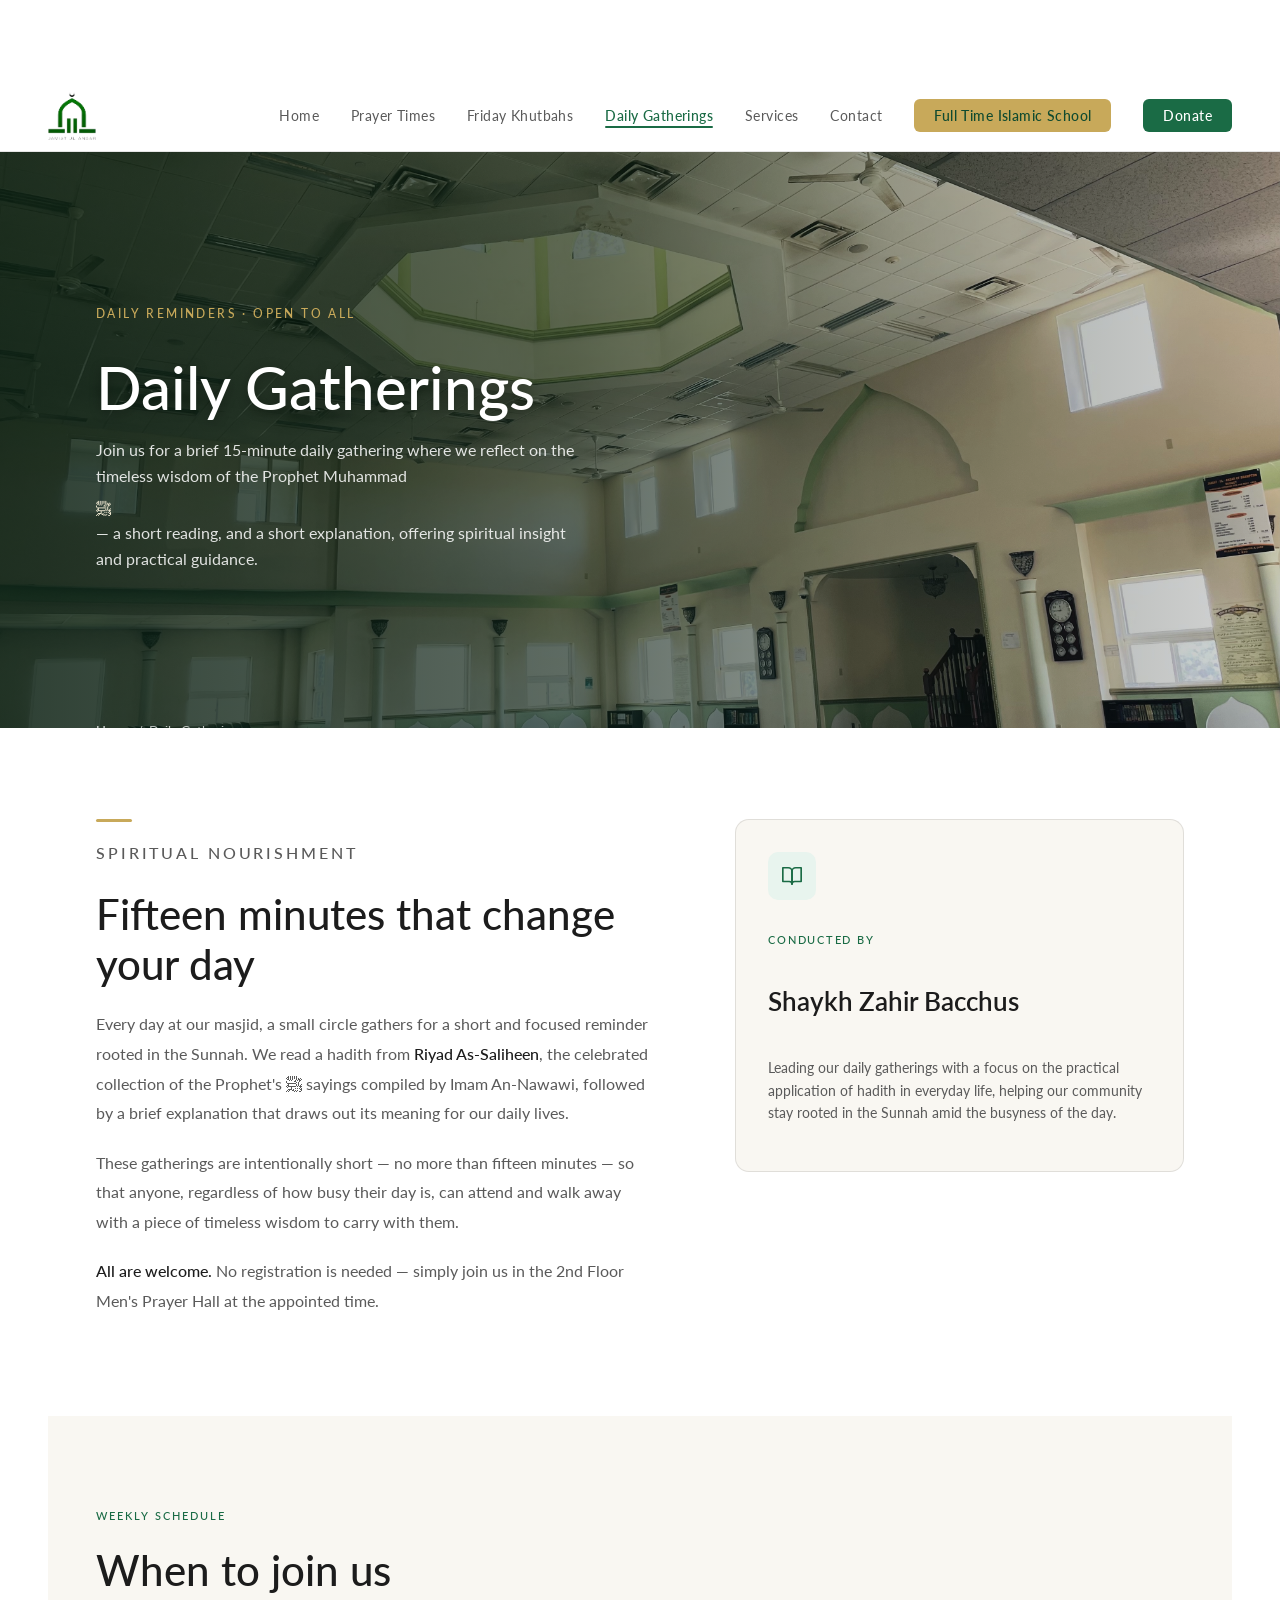
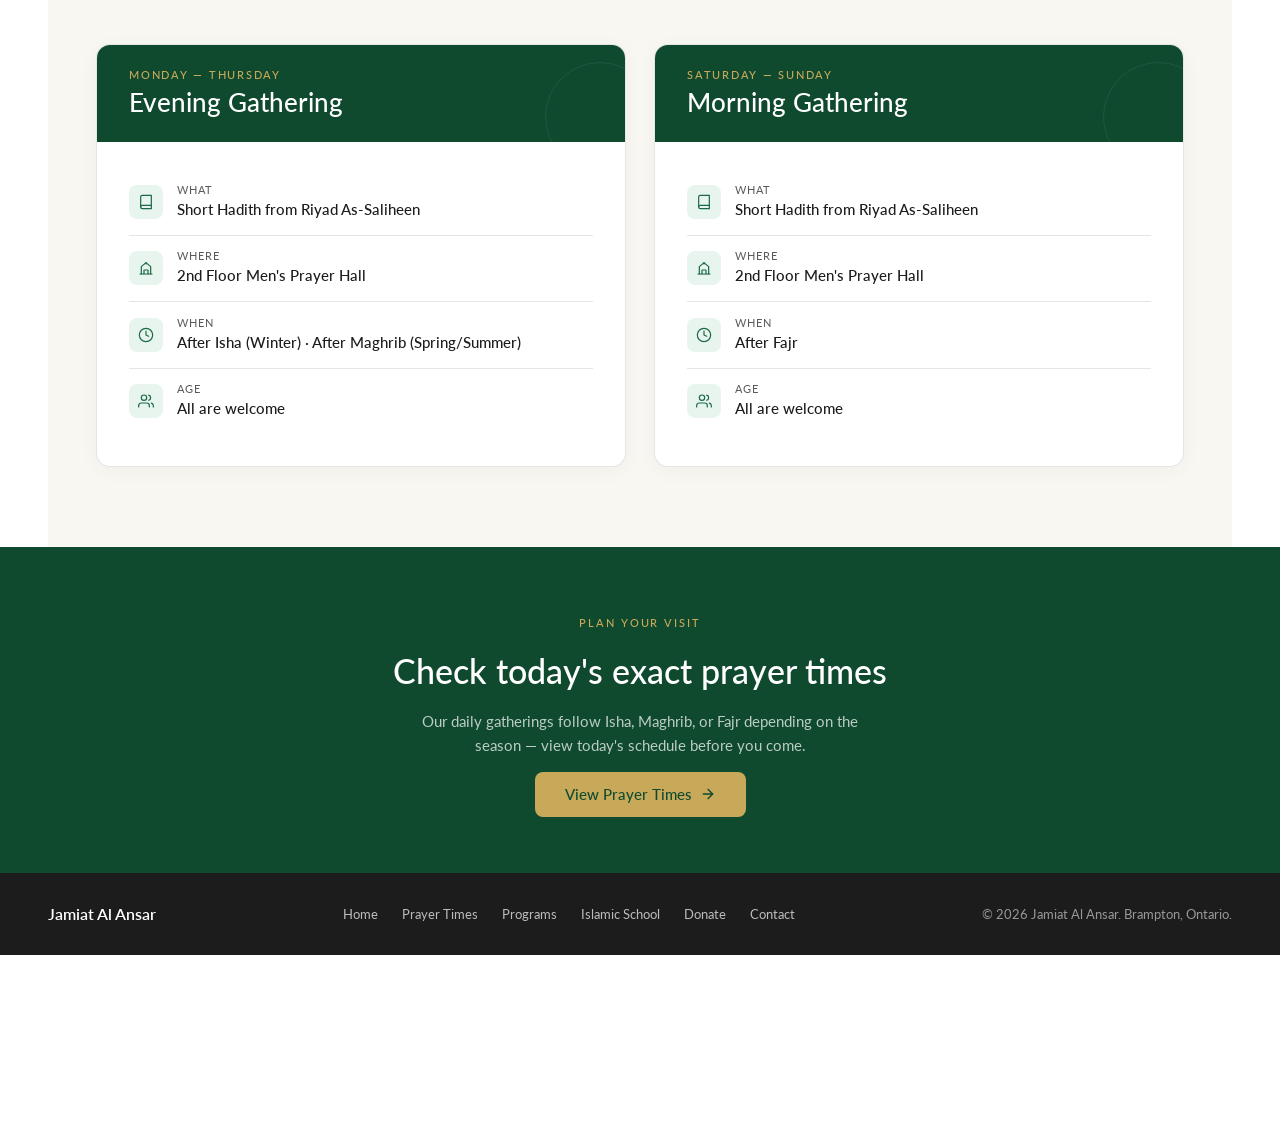
<file: gatherings/index.html>
<!DOCTYPE html>
<html class="style-blue-2  custom_fonts comps live_website unicorn-platform-website" lang="en">



<head>
  
  
	<meta charset="utf-8">
	<meta name="viewport" content="width=device-width, initial-scale=1">
	<link rel="alternate" href="https://jamiatalansar.ca/gatherings/" hreflang="en" />
	
  
    
      <link rel="stylesheet" href="../assets/unicorn/css/main.css">
    
  

  
    <script>
      window.isJsDelayed = false;
    </script>
    
      <script src="../assets/unicorn/js/main.js" defer></script>
    
  
	
  
    
      <link href="https://fonts.googleapis.com/css?family=Lato:400,700&display=swap" rel="stylesheet">
    
  

	
		<link rel="icon" type="image/png" href="../assets/img/820c7ac0-1047-4ef8-a4d3-8860561c640a.png" sizes="16x16" />
	
	<meta property="og:type" content="website">

    

    

	
		<meta property="og:image" content="../assets/img/d7cb36a4-7b6d-4cda-83ad-e5a4a651b1a1.png"/>
		<meta name="twitter:card" content="summary_large_image">
		<meta name="twitter:image" content="../assets/img/d7cb36a4-7b6d-4cda-83ad-e5a4a651b1a1.png">
	

  
  <link href="https://jamiatalansar.ca/gatherings/" rel="canonical"><meta name="twitter:url" content="https://jamiatalansar.ca/gatherings/"><meta property="og:url" content="https://jamiatalansar.ca/gatherings/">
		
	

  
  
    <script>
      window.unicornEnv = "production"
    </script>
  
  
	
	
  

  

  
  
</head>

<body class="font-lato comps  " id="301366-1196978">


  
  
  
  
  
  
  
  
	<div 
    class="page-component__bg_image_box    bg-white-color   other-01-parent  is-first-component"
    id="other-01-34491"
    
    
  >
		
		<div 
      class="page-component__bg_overlay_box " 
      style=""
    >
			
		</div>
    
		<div class="page-component__wrapper" style="z-index: 10;padding-top:0px;padding-bottom:0px;">
      
        
	
	
	<section>
		




		<!DOCTYPE html>
<html lang="en">
<head>
  <meta charset="UTF-8" />
  <meta name="viewport" content="width=device-width, initial-scale=1.0" />
  <title>Daily Gatherings – Jamiat Al Ansar</title>
  <link rel="preconnect" href="https://fonts.googleapis.com" />
  <link rel="preconnect" href="https://fonts.gstatic.com" crossorigin />
  <link href="https://fonts.googleapis.com/css2?family=Cormorant+Garamond:wght@500;600;700&family=DM+Sans:wght@400;500;700&display=swap" rel="stylesheet" />

  <style>
    *, *::before, *::after { box-sizing: border-box; margin: 0; padding: 0; }
    html, body { overflow-x: hidden; }

    /* Full-bleed breakout — needed because the Unicorn platform wraps page
       content in a centered, max-width container. Without this, anything
       meant to span the full viewport (hero, nav, footer, cta strip) gets
       squeezed into that container width instead of the screen.
       NOTE: nav must stay position:fixed, not relative — forcing it to
       relative is what was pushing the page down and creating the gap. */
    .page-hero, .cta-strip, footer {
      margin-left: calc(-50vw + 50%) !important;
      margin-right: calc(-50vw + 50%) !important;
      width: 100vw !important;
      max-width: 100vw !important;
      position: relative !important;
    }
    nav {
      margin-left: calc(-50vw + 50%) !important;
      margin-right: calc(-50vw + 50%) !important;
      width: 100vw !important;
      max-width: 100vw !important;
    }

    :root {
      --green: #1a6b45;
      --green-dark: #0f4a2f;
      --green-light: #e8f4ee;
      --gold: #c8a95a;
      --gold-light: #f5edd6;
      --white: #ffffff;
      --off-white: #f9f7f2;
      --text: #1c1c1c;
      --text-muted: #5a5a5a;
      --border: rgba(0,0,0,0.1);
    }

    html { scroll-behavior: smooth; }
    body { font-family: 'DM Sans', sans-serif; color: var(--text); background: var(--white); }

    /* ── NAV (matches homepage) ──
       Using sticky instead of fixed: fixed nav + a manual margin-top
       offset on the hero is what caused the double whitespace gap if
       the host platform alters positioning. Sticky stays in normal
       flow, so there's nothing to double-count. */
    nav {
      position: sticky; top: 0; left: 0; right: 0; z-index: 100;
      display: flex; align-items: center; justify-content: space-between;
      padding: 0 3rem; height: 72px;
      background: rgba(255,255,255,0.97);
      border-bottom: 1px solid var(--border);
      backdrop-filter: blur(8px);
    }
    .nav-logo { display: flex; align-items: center; gap: 12px; text-decoration: none; }
    .nav-links { display: flex; align-items: center; gap: 2rem; list-style: none; }
    .nav-links a {
      font-size: 14px; font-weight: 400; color: var(--text-muted);
      text-decoration: none; letter-spacing: 0.03em; transition: color 0.2s; position: relative;
    }
    .nav-links a:hover { color: var(--green); }
    .nav-links a.active { color: var(--green); font-weight: 500; }
    .nav-links a.active::after {
      content: ''; position: absolute; bottom: -4px; left: 0; right: 0;
      height: 2px; background: var(--green); border-radius: 2px;
    }
    .nav-donate {
      background: var(--green); color: var(--white) !important;
      padding: 8px 20px; border-radius: 6px; font-weight: 500 !important; transition: background 0.2s !important;
    }
    .nav-donate:hover { background: var(--green-dark) !important; }
    .nav-school {
      background: var(--gold); color: var(--green-dark) !important;
      padding: 8px 20px; border-radius: 6px; font-weight: 500 !important; transition: background 0.2s !important;
    }
    .nav-school:hover { background: #e8c06a !important; }

    .nav-hamburger {
      display: none; flex-direction: column; gap: 5px; cursor: pointer;
      background: none; border: none; padding: 4px;
    }
    .nav-hamburger span { display: block; width: 24px; height: 2px; background: var(--text); border-radius: 2px; }

    .mobile-menu {
      display: none; position: fixed; top: 72px; left: 0; right: 0; bottom: 0;
      background: var(--white); border-top: 1px solid var(--border);
      padding: 2rem 1.5rem; z-index: 99; flex-direction: column; overflow-y: auto;
    }
    .mobile-menu.open { display: flex; }
    .mobile-menu a {
      font-size: 18px; color: var(--text); text-decoration: none; font-weight: 400;
      padding: 1rem 0; border-bottom: 1px solid var(--border);
    }
    .mobile-menu a.donate-mobile {
      background: var(--green); color: var(--white); padding: 14px 20px; border-radius: 8px;
      text-align: center; font-weight: 500; margin-top: 1.5rem; border: none;
    }
    .mobile-menu a.school-mobile {
      background: var(--gold); color: var(--green-dark); padding: 14px 20px; border-radius: 8px;
      text-align: center; font-weight: 500; margin-top: 0.75rem; border: none;
    }

    @media (max-width: 900px) {
      nav { padding: 0 1.25rem; }
      .nav-links { display: none; }
      .nav-hamburger { display: flex; }
    }

    /* ── HERO ── */
    .page-hero {
      position: relative;
      height: 60vh;
      min-height: 380px;
      display: flex;
      align-items: center;
      overflow: hidden;
    }
    .page-hero-bg {
      position: absolute; inset: 0;
      background-image: url('../assets/img/imgur-ufRxKRh.jpeg');
      background-size: cover; background-position: center 30%;
      filter: brightness(0.85) saturate(0.92);
    }
    .page-hero-overlay {
      position: absolute; inset: 0;
      background: linear-gradient(to right, rgba(8,30,15,0.82) 0%, rgba(8,30,15,0.58) 45%, rgba(8,30,15,0.18) 80%, rgba(8,30,15,0.0) 100%);
    }
    .page-hero-content { position: relative; z-index: 2; padding: 0 3rem; max-width: 620px; }
    .page-hero-eyebrow {
      font-size: 12px; font-weight: 500; letter-spacing: 0.2em; text-transform: uppercase;
      color: var(--gold); margin-bottom: 1.1rem;
    }
    .page-hero-title {
      font-family: 'Cormorant Garamond', serif; font-size: clamp(38px, 5.5vw, 60px);
      font-weight: 500; line-height: 1.1; color: var(--white); margin-bottom: 1.1rem;
      text-shadow: 0 2px 12px rgba(0,0,0,0.3);
    }
    .page-hero-sub {
      font-size: 16px; color: rgba(255,255,255,0.86); line-height: 1.75; max-width: 480px;
    }
    .arabic-line {
      font-size: 15px; color: var(--gold-light); margin-top: 0.5rem; display: block;
    }

    /* breadcrumb */
    .breadcrumb {
      position: relative; z-index: 2; padding: 0 3rem; margin-top: -0.25rem;
    }
    .breadcrumb-inner {
      display: flex; gap: 6px; align-items: center; font-size: 13px;
      color: rgba(255,255,255,0.7);
    }
    .breadcrumb a { color: rgba(255,255,255,0.85); text-decoration: none; }
    .breadcrumb a:hover { text-decoration: underline; }

    /* ── SECTIONS ── */
    section { padding: 5rem 3rem; }
    .section-inner { max-width: 1100px; margin: 0 auto; }
    .section-label { font-size: 11px; letter-spacing: 0.18em; text-transform: uppercase; color: var(--green); font-weight: 500; margin-bottom: 0.75rem; }
    .section-title { font-family: 'Cormorant Garamond', serif; font-size: clamp(28px, 4vw, 42px); font-weight: 500; color: var(--text); margin-bottom: 1.25rem; line-height: 1.2; }

    /* ── INTRO ── */
    .intro-section { background: var(--white); }
    .intro-grid {
      display: grid; grid-template-columns: 1.3fr 1fr; gap: 3.5rem; align-items: start;
    }
    .intro-body p {
      font-size: 16px; color: var(--text-muted); line-height: 1.85; margin-bottom: 1.25rem; max-width: 560px;
    }
    .intro-body p strong { color: var(--text); font-weight: 500; }

    .shaykh-card {
      background: var(--off-white);
      border: 1px solid var(--border);
      border-radius: 14px;
      padding: 2rem;
      display: flex;
      flex-direction: column;
      gap: 0.75rem;
    }
    .shaykh-card-icon {
      width: 48px; height: 48px; border-radius: 10px;
      background: var(--green-light);
      display: flex; align-items: center; justify-content: center;
      margin-bottom: 0.5rem;
    }
    .shaykh-card-label {
      font-size: 11px; letter-spacing: 0.16em; text-transform: uppercase;
      color: var(--green); font-weight: 500;
    }
    .shaykh-card-name {
      font-family: 'Cormorant Garamond', serif; font-size: 26px; font-weight: 600; color: var(--text);
    }
    .shaykh-card-desc { font-size: 14px; color: var(--text-muted); line-height: 1.7; }

    .quote-rule { width: 36px; height: 3px; background: var(--gold); border-radius: 2px; margin-bottom: 1rem; display: block; }

    /* ── SCHEDULE ── */
    .schedule-section { background: var(--off-white); }
    .schedule-grid {
      display: grid;
      grid-template-columns: 1fr 1fr;
      gap: 1.75rem;
      margin-top: 3rem;
    }
    .schedule-card {
      background: var(--white);
      border: 1px solid var(--border);
      border-radius: 14px;
      overflow: hidden;
      box-shadow: 0 4px 20px rgba(0,0,0,0.04);
    }
    .schedule-card-header {
      background: var(--green-dark);
      padding: 1.5rem 2rem;
      position: relative;
      overflow: hidden;
    }
    .schedule-card-header::after {
      content: '';
      position: absolute; bottom: -30px; right: -30px;
      width: 110px; height: 110px;
      border: 1px solid rgba(255,255,255,0.07);
      border-radius: 50%;
    }
    .schedule-card-days {
      font-size: 11px; letter-spacing: 0.16em; text-transform: uppercase;
      color: var(--gold); font-weight: 500; margin-bottom: 0.4rem;
    }
    .schedule-card-title {
      font-family: 'Cormorant Garamond', serif; font-size: 26px; font-weight: 500; color: var(--white);
    }
    .schedule-card-body { padding: 1.75rem 2rem 2rem; }
    .detail-row {
      display: flex; align-items: flex-start; gap: 14px;
      padding: 0.9rem 0;
      border-bottom: 1px solid var(--border);
    }
    .detail-row:last-child { border-bottom: none; }
    .detail-icon {
      width: 34px; height: 34px; border-radius: 8px; background: var(--green-light);
      display: flex; align-items: center; justify-content: center; flex-shrink: 0; margin-top: 1px;
    }
    .detail-label {
      font-size: 10.5px; letter-spacing: 0.1em; text-transform: uppercase;
      color: var(--text-muted); margin-bottom: 2px;
    }
    .detail-value { font-size: 15px; font-weight: 500; color: var(--text); line-height: 1.5; }

    @media (min-width: 1024px) {
      .page-hero {
        height: 64vh;
        min-height: 460px;
        max-height: 620px;
      }
      .page-hero-bg {
        background-position: center 22%;
      }
    }

    @media (max-width: 760px) {
      .intro-grid { grid-template-columns: 1fr; gap: 2rem; }
      .schedule-grid { grid-template-columns: 1fr; }
      .page-hero { height: 50vh; min-height: 340px; margin-top: 72px; }
      section { padding: 3rem 1.25rem; }
      .page-hero-content, .breadcrumb { padding: 0 1.25rem; }
    }

    /* ── CTA STRIP ── */
    .cta-strip {
      background: var(--green-dark);
      color: var(--white);
      text-align: center;
      padding: 3.5rem 3rem;
    }
    .cta-strip .section-label { color: var(--gold); }
    .cta-title {
      font-family: 'Cormorant Garamond', serif; font-size: clamp(24px, 3.4vw, 34px);
      font-weight: 500; margin-bottom: 1rem; color: var(--white);
    }
    .cta-body { font-size: 15px; color: rgba(255,255,255,0.72); max-width: 460px; margin: 0 auto 1.75rem; line-height: 1.75; }
    .btn-gold {
      display: inline-flex; align-items: center; gap: 8px;
      background: var(--gold); color: var(--green-dark);
      padding: 14px 30px; border-radius: 8px; font-size: 15px; font-weight: 500;
      text-decoration: none; transition: background 0.2s, transform 0.15s;
    }
    .btn-gold:hover { background: #e8c06a; transform: translateY(-1px); }

    /* ── FOOTER ── */
    footer {
      background: var(--text); color: rgba(255,255,255,0.55);
      padding: 2rem 3rem; display: flex; align-items: center; justify-content: space-between;
      flex-wrap: wrap; gap: 1rem;
    }
    footer a { color: rgba(255,255,255,0.7); text-decoration: none; }
    footer a:hover { color: var(--white); }
    .footer-logo { font-family: 'Cormorant Garamond', serif; font-size: 16px; color: var(--white); font-weight: 600; }
    .footer-links { display: flex; gap: 1.5rem; font-size: 13px; list-style: none; }

    .reveal { opacity: 0; transform: translateY(20px); transition: opacity 0.6s cubic-bezier(0.22,1,0.36,1), transform 0.6s cubic-bezier(0.22,1,0.36,1); }
    .reveal.visible { opacity: 1; transform: translateY(0); }
    .reveal-stagger > * { opacity: 0; transform: translateY(18px); transition: opacity 0.55s cubic-bezier(0.22,1,0.36,1), transform 0.55s cubic-bezier(0.22,1,0.36,1); }
    .reveal-stagger.visible > *:nth-child(1) { opacity:1; transform:translateY(0); transition-delay: 0.05s; }
    .reveal-stagger.visible > *:nth-child(2) { opacity:1; transform:translateY(0); transition-delay: 0.13s; }
    .reveal-stagger.visible > *:nth-child(3) { opacity:1; transform:translateY(0); transition-delay: 0.21s; }
    .reveal-stagger.visible > *:nth-child(4) { opacity:1; transform:translateY(0); transition-delay: 0.29s; }

    .page-hero-eyebrow, .page-hero-title, .page-hero-sub { animation: heroFadeUp 0.7s cubic-bezier(0.22,1,0.36,1) both; }
    .page-hero-eyebrow { animation-delay: 0.1s; }
    .page-hero-title { animation-delay: 0.22s; }
    .page-hero-sub { animation-delay: 0.34s; }
    @keyframes heroFadeUp { from { opacity: 0; transform: translateY(26px); } to { opacity: 1; transform: translateY(0); } }

    .btn-gold { animation: subtlePulse 3s 1.5s ease-in-out infinite; }
    @keyframes subtlePulse { 0%, 100% { box-shadow: 0 0 0 0 rgba(200,169,90,0); } 50% { box-shadow: 0 0 0 8px rgba(200,169,90,0.18); } }

    .nav-logo img { transition: transform 0.3s cubic-bezier(0.22,1,0.36,1); }
    .nav-logo:hover img { transform: scale(1.05); }

    .schedule-card { transition: box-shadow 0.3s cubic-bezier(0.22,1,0.36,1), transform 0.3s cubic-bezier(0.22,1,0.36,1); }
    .schedule-card:hover { box-shadow: 0 12px 36px rgba(0,0,0,0.12); transform: translateY(-3px); }

    .detail-row { transition: background 0.2s; }

    @media (prefers-reduced-motion: reduce) {
      *, *::before, *::after { animation-duration: 0.01ms !important; transition-duration: 0.01ms !important; }
    }
  </style>
</head>
<body>

  <!-- NAV -->
  <nav>
    <a href="index.html" class="nav-logo">
      <img src="../assets/img/f8a33da4-375b-4a68-b552-b1c86b1c55d6.png" alt="Jamiat Al Ansar logo" style="height:48px; width:auto; display:block;" />
    </a>
    <ul class="nav-links">
      <li><a href="index.html">Home</a></li>
      <li><a href="index.html#prayer-times">Prayer Times</a></li>
      <li><a href="../jumuah/">Friday Khutbahs</a></li>
      <li><a href="#" class="active">Daily Gatherings</a></li>
      <li><a href="../services/">Services</a></li>
      <li><a href="../contacts/">Contact</a></li>
      <li><a href="https://www.lotetree.ca/" class="nav-school">Full Time Islamic School</a></li>
      <li><a href="https://app.irm.io/jamiatalansar.ca" class="nav-donate">Donate</a></li>
    </ul>
    <button class="nav-hamburger" onclick="toggleMenu()" aria-label="Open menu">
      <span></span><span></span><span></span>
    </button>
  </nav>

  <!-- MOBILE MENU -->
  <div class="mobile-menu" id="mobileMenu">
    <a href="index.html">Home</a>
    <a href="index.html#prayer-times">Prayer Times</a>
    <a href="../jumuah/">Friday Khutbahs</a>
    <a href="#">Daily Gatherings</a>
    <a href="../services/">Services</a>
    <a href="../contacts/">Contact</a>
    <a href="https://www.lotetree.ca/" class="school-mobile">Full Time Islamic School</a>
    <a href="https://app.irm.io/jamiatalansar.ca" class="donate-mobile">Support Our Masjid</a>
  </div>

  <!-- HERO -->
  <section class="page-hero">
    <div class="page-hero-bg"></div>
    <div class="page-hero-overlay"></div>
    <div class="page-hero-content">
      <p class="page-hero-eyebrow">Daily Reminders &middot; Open to All</p>
      <h1 class="page-hero-title">Daily Gatherings</h1>
      <p class="page-hero-sub">Join us for a brief 15-minute daily gathering where we reflect on the timeless wisdom of the Prophet Muhammad <span class="arabic-line">ﷺ</span> — a short reading, and a short explanation, offering spiritual insight and practical guidance.</p>
    </div>
  </section>
  <div class="breadcrumb">
    <div class="breadcrumb-inner">
      <a href="index.html">Home</a> / <span>Daily Gatherings</span>
    </div>
  </div>

  <!-- INTRO -->
  <section class="intro-section">
    <div class="section-inner">
      <div class="intro-grid">
        <div class="intro-body reveal">
          <span class="quote-rule"></span>
          <p class="section-label">Spiritual Nourishment</p>
          <h2 class="section-title">Fifteen minutes that change your day</h2>
          <p>Every day at our masjid, a small circle gathers for a short and focused reminder rooted in the Sunnah. We read a hadith from <strong>Riyad As-Saliheen</strong>, the celebrated collection of the Prophet's ﷺ sayings compiled by Imam An-Nawawi, followed by a brief explanation that draws out its meaning for our daily lives.</p>
          <p>These gatherings are intentionally short — no more than fifteen minutes — so that anyone, regardless of how busy their day is, can attend and walk away with a piece of timeless wisdom to carry with them.</p>
          <p><strong>All are welcome.</strong> No registration is needed — simply join us in the 2nd Floor Men's Prayer Hall at the appointed time.</p>
        </div>
        <div class="shaykh-card reveal">
          <div class="shaykh-card-icon">
            <svg width="22" height="22" viewBox="0 0 24 24" fill="none" stroke="#1a6b45" stroke-width="1.8" stroke-linecap="round" stroke-linejoin="round"><path d="M2 3h6a4 4 0 0 1 4 4v14a3 3 0 0 0-3-3H2z"/><path d="M22 3h-6a4 4 0 0 0-4 4v14a3 3 0 0 1 3-3h7z"/></svg>
          </div>
          <p class="shaykh-card-label">Conducted By</p>
          <h3 class="shaykh-card-name">Shaykh Zahir Bacchus</h3>
          <p class="shaykh-card-desc">Leading our daily gatherings with a focus on the practical application of hadith in everyday life, helping our community stay rooted in the Sunnah amid the busyness of the day.</p>
        </div>
      </div>
    </div>
  </section>

  <!-- SCHEDULE -->
  <section class="schedule-section">
    <div class="section-inner">
      <p class="section-label reveal">Weekly Schedule</p>
      <h2 class="section-title reveal">When to join us</h2>

      <div class="schedule-grid reveal-stagger">

        <div class="schedule-card">
          <div class="schedule-card-header">
            <div class="schedule-card-days">Monday — Thursday</div>
            <div class="schedule-card-title">Evening Gathering</div>
          </div>
          <div class="schedule-card-body">
            <div class="detail-row">
              <div class="detail-icon"><svg width="16" height="16" viewBox="0 0 24 24" fill="none" stroke="#1a6b45" stroke-width="1.8" stroke-linecap="round" stroke-linejoin="round"><path d="M4 19.5A2.5 2.5 0 0 1 6.5 17H20"/><path d="M6.5 2H20v20H6.5A2.5 2.5 0 0 1 4 19.5v-15A2.5 2.5 0 0 1 6.5 2z"/></svg></div>
              <div>
                <div class="detail-label">What</div>
                <div class="detail-value">Short Hadith from Riyad As-Saliheen</div>
              </div>
            </div>
            <div class="detail-row">
              <div class="detail-icon"><svg width="16" height="16" viewBox="0 0 24 24" fill="none" stroke="#1a6b45" stroke-width="1.8" stroke-linecap="round" stroke-linejoin="round"><path d="M3 21h18"/><path d="M5 21V10l7-6 7 6v11"/><path d="M9 21v-6h6v6"/><path d="M12 4v2"/></svg></div>
              <div>
                <div class="detail-label">Where</div>
                <div class="detail-value">2nd Floor Men's Prayer Hall</div>
              </div>
            </div>
            <div class="detail-row">
              <div class="detail-icon"><svg width="16" height="16" viewBox="0 0 24 24" fill="none" stroke="#1a6b45" stroke-width="1.8" stroke-linecap="round" stroke-linejoin="round"><circle cx="12" cy="12" r="10"/><path d="M12 6v6l4 2"/></svg></div>
              <div>
                <div class="detail-label">When</div>
                <div class="detail-value">After Isha (Winter) &middot; After Maghrib (Spring/Summer)</div>
              </div>
            </div>
            <div class="detail-row">
              <div class="detail-icon"><svg width="16" height="16" viewBox="0 0 24 24" fill="none" stroke="#1a6b45" stroke-width="1.8" stroke-linecap="round" stroke-linejoin="round"><path d="M17 21v-2a4 4 0 0 0-4-4H5a4 4 0 0 0-4 4v2"/><circle cx="9" cy="7" r="4"/><path d="M23 21v-2a4 4 0 0 0-3-3.87"/><path d="M16 3.13a4 4 0 0 1 0 7.75"/></svg></div>
              <div>
                <div class="detail-label">Age</div>
                <div class="detail-value">All are welcome</div>
              </div>
            </div>
          </div>
        </div>

        <div class="schedule-card">
          <div class="schedule-card-header">
            <div class="schedule-card-days">Saturday — Sunday</div>
            <div class="schedule-card-title">Morning Gathering</div>
          </div>
          <div class="schedule-card-body">
            <div class="detail-row">
              <div class="detail-icon"><svg width="16" height="16" viewBox="0 0 24 24" fill="none" stroke="#1a6b45" stroke-width="1.8" stroke-linecap="round" stroke-linejoin="round"><path d="M4 19.5A2.5 2.5 0 0 1 6.5 17H20"/><path d="M6.5 2H20v20H6.5A2.5 2.5 0 0 1 4 19.5v-15A2.5 2.5 0 0 1 6.5 2z"/></svg></div>
              <div>
                <div class="detail-label">What</div>
                <div class="detail-value">Short Hadith from Riyad As-Saliheen</div>
              </div>
            </div>
            <div class="detail-row">
              <div class="detail-icon"><svg width="16" height="16" viewBox="0 0 24 24" fill="none" stroke="#1a6b45" stroke-width="1.8" stroke-linecap="round" stroke-linejoin="round"><path d="M3 21h18"/><path d="M5 21V10l7-6 7 6v11"/><path d="M9 21v-6h6v6"/><path d="M12 4v2"/></svg></div>
              <div>
                <div class="detail-label">Where</div>
                <div class="detail-value">2nd Floor Men's Prayer Hall</div>
              </div>
            </div>
            <div class="detail-row">
              <div class="detail-icon"><svg width="16" height="16" viewBox="0 0 24 24" fill="none" stroke="#1a6b45" stroke-width="1.8" stroke-linecap="round" stroke-linejoin="round"><circle cx="12" cy="12" r="10"/><path d="M12 6v6l4 2"/></svg></div>
              <div>
                <div class="detail-label">When</div>
                <div class="detail-value">After Fajr</div>
              </div>
            </div>
            <div class="detail-row">
              <div class="detail-icon"><svg width="16" height="16" viewBox="0 0 24 24" fill="none" stroke="#1a6b45" stroke-width="1.8" stroke-linecap="round" stroke-linejoin="round"><path d="M17 21v-2a4 4 0 0 0-4-4H5a4 4 0 0 0-4 4v2"/><circle cx="9" cy="7" r="4"/><path d="M23 21v-2a4 4 0 0 0-3-3.87"/><path d="M16 3.13a4 4 0 0 1 0 7.75"/></svg></div>
              <div>
                <div class="detail-label">Age</div>
                <div class="detail-value">All are welcome</div>
              </div>
            </div>
          </div>
        </div>

      </div>
    </div>
  </section>

  <!-- CTA -->
  <section class="cta-strip">
    <p class="section-label">Plan Your Visit</p>
    <h2 class="cta-title">Check today's exact prayer times</h2>
    <p class="cta-body">Our daily gatherings follow Isha, Maghrib, or Fajr depending on the season — view today's schedule before you come.</p>
    <a href="index.html#prayer-times" class="btn-gold">
      View Prayer Times
      <svg width="16" height="16" viewBox="0 0 24 24" fill="none" stroke="currentColor" stroke-width="2" stroke-linecap="round" stroke-linejoin="round"><line x1="5" y1="12" x2="19" y2="12"></line><polyline points="12 5 19 12 12 19"></polyline></svg>
    </a>
  </section>

  <!-- FOOTER -->
  <footer>
    <div class="footer-logo">Jamiat Al Ansar</div>
    <ul class="footer-links">
      <li><a href="index.html">Home</a></li>
      <li><a href="index.html#prayer-times">Prayer Times</a></li>
      <li><a href="index.html#programs">Programs</a></li>
      <li><a href="https://www.lotetree.ca/">Islamic School</a></li>
      <li><a href="https://app.irm.io/jamiatalansar.ca">Donate</a></li>
      <li><a href="../contacts/">Contact</a></li>
    </ul>
    <div style="font-size:13px;">© 2026 Jamiat Al Ansar. Brampton, Ontario.</div>
  </footer>

  <script>
    function toggleMenu() {
      document.getElementById('mobileMenu').classList.toggle('open');
    }
    document.querySelectorAll('.mobile-menu a').forEach(link => {
      link.addEventListener('click', () => document.getElementById('mobileMenu').classList.remove('open'));
    });

    const revealObserver = new IntersectionObserver((entries) => {
      entries.forEach(entry => {
        if (entry.isIntersecting) {
          entry.target.classList.add('visible');
          revealObserver.unobserve(entry.target);
        }
      });
    }, { threshold: 0.08, rootMargin: '0px 0px -20px 0px' });

    document.querySelectorAll('.reveal, .reveal-stagger').forEach(el => revealObserver.observe(el));

    window.addEventListener('scroll', () => {
      const nav = document.querySelector('nav');
      if (window.scrollY > 40) {
        nav.style.height = '60px';
        nav.style.boxShadow = '0 2px 12px rgba(0,0,0,0.08)';
      } else {
        nav.style.height = '72px';
        nav.style.boxShadow = 'none';
      }
    });
  </script>
</body>
</html>
	</section>

      
		</div>
	</div>
  
  


	
	
	
	
	
  
  
  
	<div 
    class="popup-component js-custom-popup page-component__bg_image_box    bg-white-color   popup-component_no-image popup-01-parent is-not-first-component"
    id="popup-01-success_default"
    
    
  >
		<button class="popup-component__close-button js-close-custom-popup-button">
			<svg viewBox="0 0 36 36" fill="none" xmlns="http://www.w3.org/2000/svg">
				<path d="M20.0806 17.9986L30.6275 5.42673C30.8043 5.2178 30.6556 4.90039 30.3824 4.90039H27.1762C26.9873 4.90039 26.8065 4.98477 26.682 5.12941L17.9833 15.4995L9.28465 5.12941C9.16411 4.98477 8.98331 4.90039 8.79045 4.90039H5.5842C5.31099 4.90039 5.16233 5.2178 5.33911 5.42673L15.886 17.9986L5.33911 30.5705C5.29951 30.6171 5.2741 30.674 5.26591 30.7346C5.25771 30.7952 5.26708 30.8568 5.29288 30.9122C5.31869 30.9677 5.35985 31.0145 5.41149 31.0472C5.46313 31.0799 5.52307 31.0972 5.5842 31.0968H8.79045C8.97929 31.0968 9.16009 31.0124 9.28465 30.8678L17.9833 20.4977L26.682 30.8678C26.8025 31.0124 26.9833 31.0968 27.1762 31.0968H30.3824C30.6556 31.0968 30.8043 30.7794 30.6275 30.5705L20.0806 17.9986Z" fill="white"/>
			</svg>				
		</button>
		<div class="popup-component__bg_image_box">
			
			
			<div 
        class="page-component__bg_overlay_box "
        style=""
      >
				
			</div>
			
			<div class="page-component__wrapper" style="z-index: 10;padding-top: 1px;padding-bottom: 1px;">
				



    
    
    
    
    <div class="popup-01 graphics-image default-graphics-image">
        <div class="container container--premid popup-01__container">
            <div class="popup-01__left">
                <div class="popup-01__content">
                    
                        <h2 class="title-text heading popup-01__heading">Submission Successful</h2>
                    
                    
                        <p class="subtitle-text content_box popup-01__text">The form has been successfully submitted.</p>
                    
                    <div class="popup-01__cta-box">
                        
	
<div class="buttons-set"><ul class="buttons-set__list"><li class="buttons-set__item"><a
				 data-stripe-product-id="" data-stripe-checkout-version="" data-stripe-mode="payment" data-successful-payment-url="" data-cancel-payment-url=""

				 class="button button--black-bg " href="../" target="_blank"   onclick="event.preventDefault(); window.unicornplatform.closeAllPopups();"   ><span class="button__text">Back to site</span></a></li></ul></div>

                    </div>
                </div>
            </div>
            
              
            
        </div>
    </div>





			</div>
		</div>
	</div>
  
  


	









    
	
	
        <div class="bg-white-color ">
            <footer 
              class="footer-02" 
              id="footer"
              style=""
              
            >
                <div class="container">
                    <div class="footer-02__wrapper">
                        <div class="content-text footer-02__text content_box">&copy; 2026&nbsp;
                        </div>
                        <div class="social-buttons  "><ul class="social-buttons__list"></ul></div>
                    </div>
                </div>
            </footer>
        </div>
	
  
  




	<div class="popup-component__mask js-close-custom-popup-button js-custom-popup-mask"></div>

<div class="pswp" tabindex="-1" role="dialog" aria-hidden="true">
	<div class="pswp__bg"></div>
	<div class="pswp__scroll-wrap">
		<div class="pswp__container">
			<div class="pswp__item"></div>
			<div class="pswp__item"></div>
			<div class="pswp__item"></div>
		</div>
		<div class="pswp__ui pswp__ui--hidden">
			<div class="pswp__top-bar">
				<div class="pswp__counter"></div>
				<button class="pswp__button pswp__button--close" title="Close (Esc)"></button>
				<button class="pswp__button pswp__button--share" title="Share"></button>
				<button class="pswp__button pswp__button--fs" title="Toggle fullscreen"></button>
				<button class="pswp__button pswp__button--zoom" title="Zoom in/out"></button>
				<div class="pswp__preloader">
					<div class="pswp__preloader__icn">
						<div class="pswp__preloader__cut">
							<div class="pswp__preloader__donut"></div>
						</div>
					</div>
				</div>
			</div>
			<div class="pswp__share-modal pswp__share-modal--hidden pswp__single-tap">
				<div class="pswp__share-tooltip"></div>
			</div>
			<button class="pswp__button pswp__button--arrow--left" title="Previous (arrow left)"></button>
			<button class="pswp__button pswp__button--arrow--right" title="Next (arrow right)"></button>
			<div class="pswp__caption">
				<div class="pswp__caption__center"></div>
			</div>
		</div>
	</div>
</div>





<style>
	.page-component__bg_image_box .page-component__bg_image_box .page-component__bg_overlay_box {
        position: relative;
	}
	body .page-component__bg_overlay_box {
		position: absolute;
	}
    .footer-02__text.content_box a{
    	color: inherit !important;
    }
    .footer-04__info{
	    font-size: 14px;
    }
</style>










<script type="text/javascript" src="https://irm.io/epm.js" defer></script>


</body>
</html>
</file>
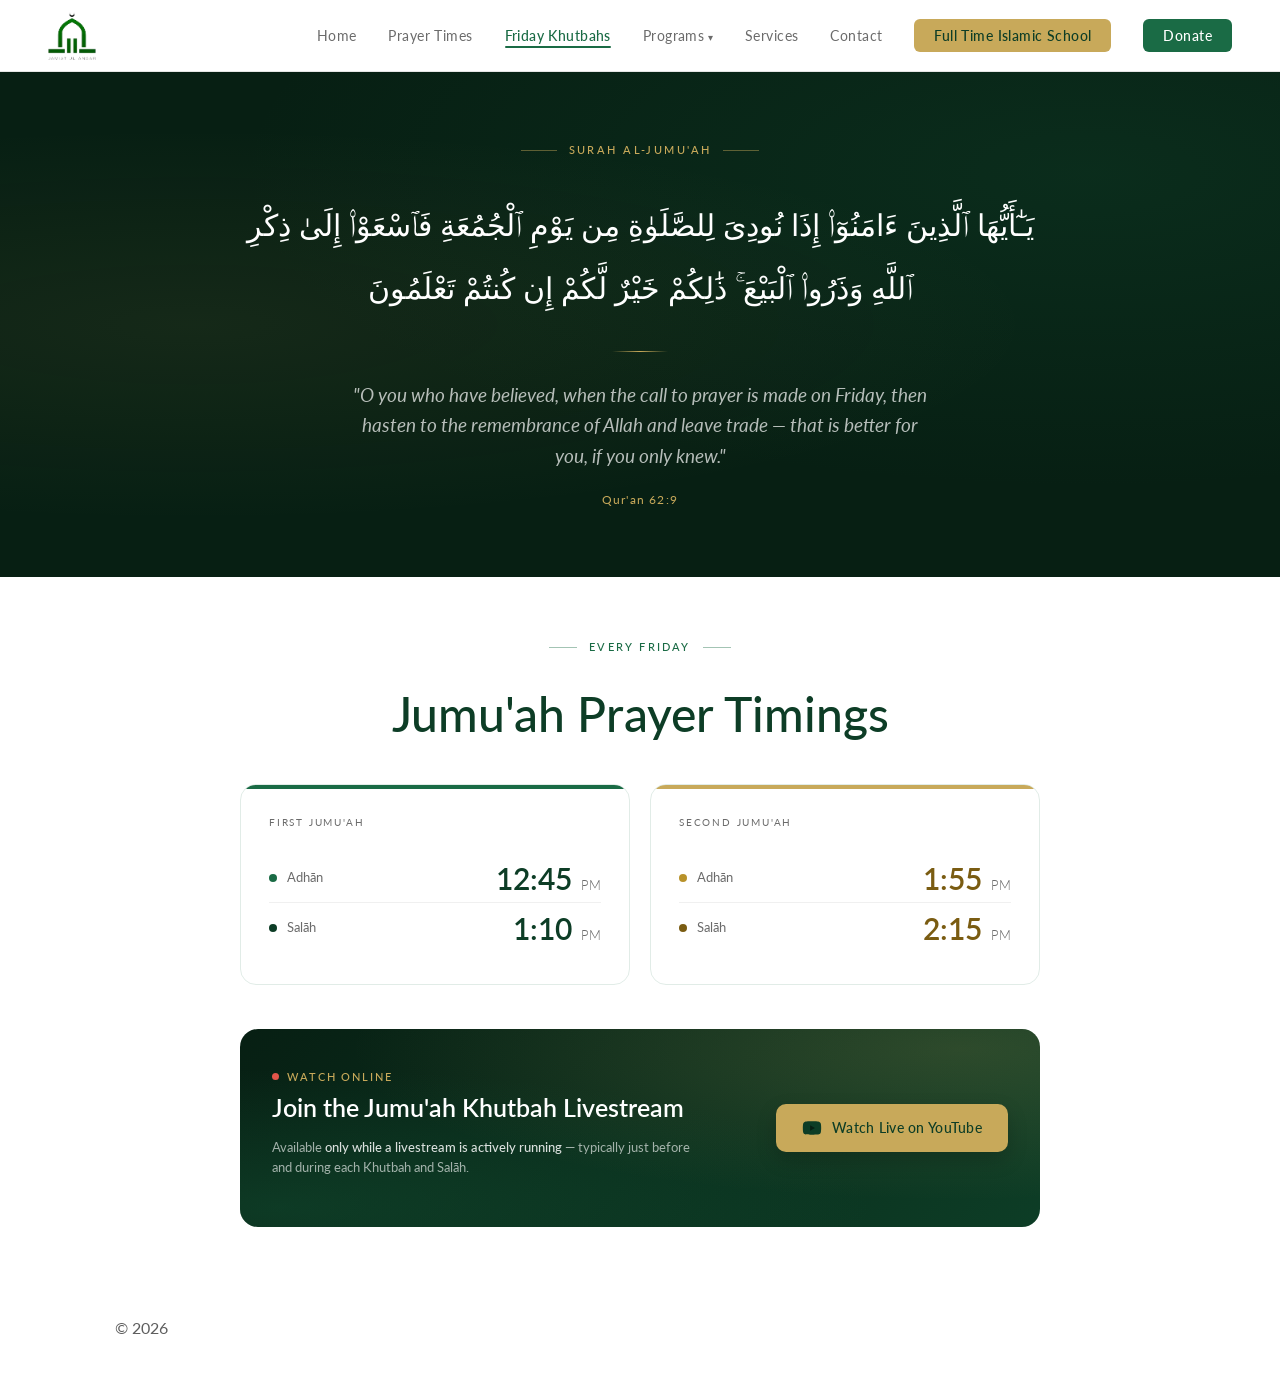
<file: jumuah/index.html>
<!DOCTYPE html>
<html class="style-blue-2  custom_fonts comps live_website unicorn-platform-website" lang="en">



<head>
  
  
	<meta charset="utf-8">
	<meta name="viewport" content="width=device-width, initial-scale=1">
	<link rel="alternate" href="https://jamiatalansar.ca/jumuah/" hreflang="en" />
	
  
    
      <link rel="stylesheet" href="../assets/unicorn/css/main.css">
    
  

  
    <script>
      window.isJsDelayed = false;
    </script>
    
      <script src="../assets/unicorn/js/main.js" defer></script>
    
  
	
  
    
      <link href="https://fonts.googleapis.com/css?family=Lato:400,700&display=swap" rel="stylesheet">
    
  

	
		<link rel="icon" type="image/png" href="../assets/img/820c7ac0-1047-4ef8-a4d3-8860561c640a.png" sizes="16x16" />
	
	<meta property="og:type" content="website">

    

    

	
		<meta property="og:image" content="../assets/img/d7cb36a4-7b6d-4cda-83ad-e5a4a651b1a1.png"/>
		<meta name="twitter:card" content="summary_large_image">
		<meta name="twitter:image" content="../assets/img/d7cb36a4-7b6d-4cda-83ad-e5a4a651b1a1.png">
	

  
  <link href="https://jamiatalansar.ca/jumuah/" rel="canonical"><meta name="twitter:url" content="https://jamiatalansar.ca/jumuah/"><meta property="og:url" content="https://jamiatalansar.ca/jumuah/">
		
	

  
  
    <script>
      window.unicornEnv = "production"
    </script>
  
  
	
	
  

  

  
  
</head>

<body class="font-lato comps  " id="301366-1192261">


  
  
  
  
  
  
  
  
	<div 
    class="page-component__bg_image_box    bg-white-color   other-01-parent  is-first-component"
    id="other-01-28181"
    
    
  >
		
		<div 
      class="page-component__bg_overlay_box " 
      style=""
    >
			
		</div>
    
		<div class="page-component__wrapper" style="z-index: 10;padding-top:0px;padding-bottom:0px;">
      
        
	
	
	<section>
		




		<!DOCTYPE html>
<html lang="en">
<head>
  <meta charset="UTF-8" />
  <meta name="viewport" content="width=device-width, initial-scale=1.0" />
  <title>Jumu'ah Timings – Jamiat Al Ansar</title>
  <link rel="preconnect" href="https://fonts.googleapis.com" />
  <link rel="preconnect" href="https://fonts.gstatic.com" crossorigin />
  <link href="https://fonts.googleapis.com/css2?family=Amiri:wght@400;700&family=Cormorant+Garamond:ital,wght@0,400;0,500;0,600;1,400&family=DM+Sans:wght@300;400;500&display=swap" rel="stylesheet" />
  <style>
    *, *::before, *::after { box-sizing: border-box; margin: 0; padding: 0; }
    html, body { overflow-x: hidden; margin: 0 !important; padding: 0 !important; }

    :root {
      --green:      #1a6b45;
      --green-dark: #0d3d26;
      --green-deep: #071f13;
      --gold:       #c8a95a;
      --cream:      #f5f0e8;
      --white:      #ffffff;
      --text:       #1a1a1a;
      --muted:      #6b6b6b;
      --border:     rgba(0,0,0,0.1);
    }

    body {
      font-family: 'DM Sans', sans-serif;
      background: var(--cream);
      color: var(--text);
    }

    .full-bleed {
      width: 100vw;
      margin-left: calc(-50vw + 50%);
    }

    .nav-wrap {
      width: 100vw;
      margin-left: calc(-50vw + 50%);
      margin-top: -200px;
      padding-top: 200px;
      background: var(--white);
      position: sticky;
      top: -200px;
      z-index: 100;
    }

    nav {
      display: flex;
      align-items: center;
      justify-content: space-between;
      padding: 0 3rem;
      height: 72px;
      background: rgba(255,255,255,0.97);
      border-bottom: 1px solid var(--border);
      backdrop-filter: blur(8px);
      transition: height 0.3s, box-shadow 0.3s;
    }

    .nav-logo {
      display: flex;
      align-items: center;
      gap: 12px;
      text-decoration: none;
    }
    .nav-logo img { transition: transform 0.3s cubic-bezier(0.22,1,0.36,1); }
    .nav-logo:hover img { transform: scale(1.05); }

    .nav-links {
      display: flex;
      align-items: center;
      gap: 2rem;
      list-style: none;
    }

    .nav-links a {
      font-size: 14px;
      font-weight: 400;
      color: var(--muted);
      text-decoration: none;
      letter-spacing: 0.03em;
      transition: color 0.2s;
      position: relative;
    }
    .nav-links a:hover { color: var(--green); }
    .nav-links a.active { color: var(--green); font-weight: 500; }
    .nav-links a.active::after {
      content: '';
      position: absolute;
      bottom: -4px; left: 0; right: 0;
      height: 2px;
      background: var(--green);
      border-radius: 2px;
    }

    .nav-donate {
      background: var(--green);
      color: var(--white) !important;
      padding: 8px 20px;
      border-radius: 6px;
      font-weight: 500 !important;
      transition: background 0.2s !important;
    }
    .nav-donate:hover { background: var(--green-dark) !important; color: var(--white) !important; }

    .nav-school {
      background: var(--gold);
      color: var(--green-dark) !important;
      padding: 8px 20px;
      border-radius: 6px;
      font-weight: 500 !important;
      transition: background 0.2s !important;
    }
    .nav-school:hover { background: #e8c06a !important; color: var(--green-dark) !important; }

    .nav-dropdown { position: relative; }
    .nav-dropdown-menu {
      display: none;
      position: absolute;
      top: 100%;
      left: 50%;
      transform: translateX(-50%);
      background: var(--white);
      border: 1px solid var(--border);
      border-radius: 8px;
      min-width: 200px;
      padding: 8px 0;
      box-shadow: 0 8px 24px rgba(0,0,0,0.08);
      padding-top: 12px;
      margin-top: 0;
    }
    .nav-dropdown-menu::before {
      content: '';
      position: absolute;
      top: -12px;
      left: 0;
      right: 0;
      height: 12px;
    }
    .nav-dropdown.open .nav-dropdown-menu { display: block; }
    .nav-dropdown-menu a { display: block; padding: 10px 18px; font-size: 14px; white-space: nowrap; }
    .nav-dropdown > a::after { content: ' ▾'; font-size: 10px; color: var(--muted); }

    .nav-hamburger {
      display: none;
      flex-direction: column;
      gap: 5px;
      cursor: pointer;
      background: none;
      border: none;
      padding: 4px;
    }
    .nav-hamburger span {
      display: block;
      width: 24px; height: 2px;
      background: var(--text);
      border-radius: 2px;
      transition: all 0.3s;
    }

    .mobile-menu {
      display: none;
      position: fixed;
      top: 72px; left: 0; right: 0; bottom: 0;
      background: var(--white);
      border-top: 1px solid var(--border);
      padding: 2rem 1.5rem;
      z-index: 99;
      flex-direction: column;
      overflow-y: auto;
    }
    .mobile-menu.open { display: flex; }
    .mobile-menu a {
      font-size: 18px;
      color: var(--text);
      text-decoration: none;
      font-weight: 400;
      padding: 1rem 0;
      border-bottom: 1px solid var(--border);
    }
    .mobile-menu a:last-child { border-bottom: none; }
    .mobile-programs-toggle {
      display: flex;
      align-items: center;
      justify-content: space-between;
      font-size: 18px;
      color: var(--text);
      text-decoration: none;
      font-weight: 400;
      padding: 1rem 0;
      border-bottom: 1px solid var(--border);
      background: none;
      border-top: none;
      border-left: none;
      border-right: none;
      width: 100%;
      text-align: left;
      cursor: pointer;
      font-family: 'DM Sans', sans-serif;
    }
    .mobile-programs-toggle .arrow {
      font-size: 14px;
      color: var(--muted);
      transition: transform 0.25s;
    }
    .mobile-programs-toggle.open .arrow { transform: rotate(180deg); }
    .mobile-programs-sub {
      display: none;
      flex-direction: column;
      border-bottom: 1px solid var(--border);
      background: var(--cream);
      margin: 0 -1.5rem;
      padding: 0 1.5rem;
    }
    .mobile-programs-sub.open { display: flex; }
    .mobile-programs-sub a {
      font-size: 16px;
      color: var(--green);
      padding: 0.75rem 0;
      border-bottom: 1px solid rgba(0,0,0,0.06);
      padding-left: 1rem;
    }
    .mobile-programs-sub a:last-child { border-bottom: none; }
    .mobile-menu a.donate-mobile {
      background: var(--green);
      color: var(--white);
      padding: 14px 20px;
      border-radius: 8px;
      text-align: center;
      font-weight: 500;
      margin-top: 1.5rem;
      border: none;
    }
    .mobile-menu a.school-mobile {
      background: var(--gold);
      color: var(--green-dark);
      padding: 14px 20px;
      border-radius: 8px;
      text-align: center;
      font-weight: 500;
      margin-top: 0.75rem;
      border: none;
    }

    .ayah {
      background: var(--green-deep);
      padding: 4rem 2rem 3.5rem;
      text-align: center;
      position: relative;
      overflow: hidden;
    }
    .ayah::before {
      content: '';
      position: absolute;
      inset: 0;
      background:
        radial-gradient(ellipse at 15% 50%, rgba(200,169,90,0.07) 0%, transparent 55%),
        radial-gradient(ellipse at 85% 20%, rgba(26,107,69,0.18) 0%, transparent 55%);
      pointer-events: none;
    }

    .ayah-label {
      display: inline-flex;
      align-items: center;
      gap: 12px;
      font-size: 11px;
      letter-spacing: 0.22em;
      text-transform: uppercase;
      color: var(--gold);
      font-weight: 500;
      margin-bottom: 2.25rem;
    }
    .ayah-label::before, .ayah-label::after {
      content: '';
      display: block;
      width: 36px; height: 1px;
      background: var(--gold);
      opacity: 0.45;
    }

    .ayah-arabic {
      font-family: 'Amiri', serif;
      font-size: clamp(20px, 3.2vw, 30px);
      color: var(--white);
      line-height: 2.1;
      direction: rtl;
      max-width: 820px;
      margin: 0 auto 2rem;
      position: relative;
      z-index: 1;
    }

    .ayah-divider {
      width: 56px; height: 1px;
      background: linear-gradient(to right, transparent, var(--gold), transparent);
      margin: 0 auto 1.75rem;
    }

    .ayah-translation {
      font-family: 'Cormorant Garamond', serif;
      font-size: clamp(15px, 2vw, 19px);
      font-style: italic;
      color: rgba(255,255,255,0.7);
      line-height: 1.9;
      max-width: 580px;
      margin: 0 auto 1rem;
      position: relative;
      z-index: 1;
    }

    .ayah-ref {
      font-size: 12px;
      color: var(--gold);
      letter-spacing: 0.1em;
      opacity: 0.85;
    }

    .timings {
      background: var(--white);
      padding: 3.5rem 2rem 3rem;
    }

    .timings-header {
      text-align: center;
      margin-bottom: 2.75rem;
    }

    .timings-day {
      display: inline-flex;
      align-items: center;
      gap: 12px;
      font-size: 11px;
      letter-spacing: 0.2em;
      text-transform: uppercase;
      color: var(--green);
      font-weight: 500;
      margin-bottom: 0.6rem;
    }
    .timings-day::before, .timings-day::after {
      content: '';
      display: block;
      width: 28px; height: 1px;
      background: var(--green);
      opacity: 0.4;
    }

    .timings-title {
      font-family: 'Cormorant Garamond', serif;
      font-size: clamp(28px, 5vw, 48px);
      font-weight: 500;
      color: var(--green-dark);
      line-height: 1.1;
    }

    .cards {
      display: grid;
      grid-template-columns: 1fr 1fr;
      gap: 1.25rem;
      max-width: 800px;
      margin: 0 auto 2.75rem;
    }

    .card {
      border-radius: 16px;
      border: 1px solid rgba(26,107,69,0.13);
      padding: 2rem 1.75rem;
      position: relative;
      overflow: hidden;
      transition: transform 0.2s, box-shadow 0.2s;
    }
    .card:hover { transform: translateY(-3px); box-shadow: 0 14px 36px rgba(0,0,0,0.08); }
    .card::before {
      content: '';
      position: absolute;
      top: 0; left: 0;
      width: 100%; height: 4px;
      background: var(--green);
      border-radius: 16px 16px 0 0;
    }
    .card.second::before { background: var(--gold); }

    .card-label {
      font-size: 10px;
      letter-spacing: 0.18em;
      text-transform: uppercase;
      color: var(--muted);
      margin-bottom: 1.5rem;
    }

    .time-row {
      display: flex;
      align-items: center;
      justify-content: space-between;
      padding: 0.6rem 0;
    }
    .time-row + .time-row { border-top: 1px solid rgba(0,0,0,0.06); }

    .time-label {
      display: flex;
      align-items: center;
      gap: 10px;
      font-size: 13px;
      color: var(--muted);
    }

    .dot { width: 8px; height: 8px; border-radius: 50%; background: var(--green); flex-shrink: 0; }
    .dot.salah { background: var(--green-dark); }
    .card.second .dot { background: #b8922a; }
    .card.second .dot.salah { background: #7a5c12; }

    .time-value {
      font-family: 'Cormorant Garamond', serif;
      font-size: 30px;
      font-weight: 600;
      color: var(--green-dark);
      line-height: 1;
    }
    .card.second .time-value { color: #7a5c12; }
    .time-value span {
      font-family: 'DM Sans', sans-serif;
      font-size: 13px;
      font-weight: 300;
      color: var(--muted);
      margin-left: 2px;
    }

    .livestream {
      max-width: 800px;
      margin: 0 auto;
      background: linear-gradient(135deg, var(--green-deep) 0%, var(--green-dark) 100%);
      border-radius: 18px;
      padding: 2.25rem 2rem;
      position: relative;
      overflow: hidden;
      display: flex;
      align-items: center;
      justify-content: space-between;
      gap: 1.5rem;
      flex-wrap: wrap;
    }
    .livestream::before {
      content: '';
      position: absolute;
      inset: 0;
      background:
        radial-gradient(ellipse at 90% 10%, rgba(200,169,90,0.18) 0%, transparent 60%),
        radial-gradient(ellipse at 5% 90%, rgba(26,107,69,0.3) 0%, transparent 55%);
      pointer-events: none;
    }

    .livestream-info {
      position: relative;
      z-index: 1;
      flex: 1;
      min-width: 220px;
    }

    .livestream-eyebrow {
      display: inline-flex;
      align-items: center;
      gap: 8px;
      font-size: 10.5px;
      letter-spacing: 0.18em;
      text-transform: uppercase;
      color: var(--gold);
      font-weight: 500;
      margin-bottom: 0.6rem;
    }

    .live-dot {
      width: 7px;
      height: 7px;
      border-radius: 50%;
      background: #e2554a;
      box-shadow: 0 0 0 0 rgba(226,85,74,0.7);
      animation: pulseDot 1.8s infinite;
      flex-shrink: 0;
    }
    @keyframes pulseDot {
      0%   { box-shadow: 0 0 0 0 rgba(226,85,74,0.55); }
      70%  { box-shadow: 0 0 0 7px rgba(226,85,74,0); }
      100% { box-shadow: 0 0 0 0 rgba(226,85,74,0); }
    }

    .livestream-title {
      font-family: 'Cormorant Garamond', serif;
      font-size: clamp(20px, 3vw, 25px);
      font-weight: 600;
      color: var(--white);
      line-height: 1.25;
      margin-bottom: 0.5rem;
    }

    .livestream-sub {
      font-size: 13px;
      color: rgba(255,255,255,0.62);
      line-height: 1.6;
      max-width: 420px;
    }
    .livestream-sub strong { color: rgba(255,255,255,0.85); font-weight: 500; }

    .livestream-btn {
      position: relative;
      z-index: 1;
      display: inline-flex;
      align-items: center;
      gap: 10px;
      background: var(--gold);
      color: var(--green-dark);
      text-decoration: none;
      font-size: 14px;
      font-weight: 500;
      letter-spacing: 0.02em;
      padding: 14px 26px;
      border-radius: 10px;
      flex-shrink: 0;
      transition: background 0.2s, transform 0.2s, box-shadow 0.2s;
      box-shadow: 0 8px 20px rgba(0,0,0,0.18);
    }
    .livestream-btn:hover {
      background: #e0bd72;
      transform: translateY(-2px);
      box-shadow: 0 12px 26px rgba(0,0,0,0.22);
    }
    .livestream-btn svg { flex-shrink: 0; }

    @media (max-width: 560px) {
      .livestream {
        flex-direction: column;
        align-items: flex-start;
        padding: 1.85rem 1.5rem;
      }
      .livestream-btn { width: 100%; justify-content: center; }
    }

    @keyframes fadeUp {
      from { opacity: 0; transform: translateY(18px); }
      to   { opacity: 1; transform: translateY(0); }
    }
    .ayah    { animation: fadeUp 0.55s ease both; }
    .timings { animation: fadeUp 0.55s 0.12s ease both; }

    @media (max-width: 900px) {
      nav { padding: 0 1.25rem; }
      .nav-links { display: none; }
      .nav-hamburger { display: flex; }
    }

    @media (max-width: 600px) {
      .ayah    { padding: 3rem 1.25rem 2.5rem; }
      .timings { padding: 2.5rem 1.25rem 2.25rem; }
      .cards   { grid-template-columns: 1fr; gap: 1rem; }
      .card    { padding: 1.5rem 1.25rem; }
      .time-value { font-size: 28px; }
      .ayah-arabic { font-size: clamp(18px, 5vw, 24px); }
    }

    .reveal {
      opacity: 0;
      transform: translateY(20px);
      transition: opacity 0.65s cubic-bezier(0.22,1,0.36,1),
                  transform 0.65s cubic-bezier(0.22,1,0.36,1);
    }
    .reveal.visible { opacity: 1; transform: translateY(0); }

    nav { animation: navSlideDown 0.5s cubic-bezier(0.22,1,0.36,1) both; }
    @keyframes navSlideDown {
      from { opacity: 0; transform: translateY(-12px); }
      to   { opacity: 1; transform: translateY(0); }
    }

    .ayah-label      { animation: fadeUp 0.6s 0.1s cubic-bezier(0.22,1,0.36,1) both; }
    .ayah-arabic     { animation: fadeUp 0.7s 0.25s cubic-bezier(0.22,1,0.36,1) both; }
    .ayah-divider    { animation: fadeUp 0.6s 0.4s cubic-bezier(0.22,1,0.36,1) both; }
    .ayah-translation{ animation: fadeUp 0.6s 0.5s cubic-bezier(0.22,1,0.36,1) both; }
    .ayah-ref        { animation: fadeUp 0.6s 0.6s cubic-bezier(0.22,1,0.36,1) both; }

    @keyframes fadeUp {
      from { opacity: 0; transform: translateY(20px); }
      to   { opacity: 1; transform: translateY(0); }
    }

    .card {
      opacity: 0;
      transform: translateY(20px);
      transition: opacity 0.55s cubic-bezier(0.22,1,0.36,1),
                  transform 0.55s cubic-bezier(0.22,1,0.36,1),
                  box-shadow 0.3s, translateY 0.3s;
    }
    .card.visible { opacity: 1; transform: translateY(0); }
    .card:nth-child(2) { transition-delay: 0.12s; }

    .card:hover { transform: translateY(-4px) !important; box-shadow: 0 16px 40px rgba(0,0,0,0.09); }

    .timings-day   { animation: none; }
    .timings-title { animation: none; }

    .livestream {
      opacity: 0;
      transform: translateY(14px);
      transition: opacity 0.55s 0.1s cubic-bezier(0.22,1,0.36,1),
                  transform 0.55s 0.1s cubic-bezier(0.22,1,0.36,1);
    }
    .livestream.visible { opacity: 1; transform: translateY(0); }

    @media (prefers-reduced-motion: reduce) {
      *, *::before, *::after { animation-duration: 0.01ms !important; transition-duration: 0.01ms !important; }
    }

  </style>
</head>
<body>

  <div class="nav-wrap">
    <nav id="mainNav">
      <a href="../" class="nav-logo">
        <img src="../assets/img/f8a33da4-375b-4a68-b552-b1c86b1c55d6.png" alt="Jamiat Al Ansar logo" style="height:48px; width:auto; display:block;" />
      </a>

      <ul class="nav-links">
        <li><a href="../">Home</a></li>
        <li><a href="../">Prayer Times</a></li>
        <li><a href="../jumuah/" class="active">Friday Khutbahs</a></li>
        <li class="nav-dropdown">
          <a href="">Programs</a>
          <div class="nav-dropdown-menu">
            <a href="../afternoonmadrasah/">Afternoon Madrasah</a>
            <a href="../youthprograms/">Youth Programs</a>
            <a href="../sisters/">Sisters' Monthly Program</a>
            <a href="../familynight/">Friday Night Program</a>
            <a href="../gatherings/">Daily Gatherings</a>
          </div>
        </li>
        <li><a href="../services/">Services</a></li>
        <li><a href="../contacts/">Contact</a></li>
        <li><a href="https://www.lotetree.ca/" class="nav-school">Full Time Islamic School</a></li>
        <li><a href="https://app.irm.io/jamiatalansar.ca" class="nav-donate">Donate</a></li>
      </ul>

      <button class="nav-hamburger" onclick="toggleMenu()" aria-label="Open menu">
        <span></span><span></span><span></span>
      </button>
    </nav>

    <div class="mobile-menu" id="mobileMenu">
      <a href="../">Home</a>
      <a href="../#prayer-times">Prayer Times</a>
      <a href="../jumuah/">Friday Khutbahs</a>
      <button class="mobile-programs-toggle" onclick="togglePrograms(this)" aria-expanded="false">
        Programs <span class="arrow">▾</span>
      </button>
      <div class="mobile-programs-sub" id="mobileProgramsSub">
        <a href="../afternoonmadrasah/">Afternoon Madrasah</a>
        <a href="../youthprograms/">Youth Programs</a>
        <a href="../sisters/">Sisters' Monthly Program</a>
        <a href="../familynight/">Friday Night Program</a>
        <a href="../gatherings/">Daily Gatherings</a>
      </div>
      <a href="../services/">Services</a>
      <a href="../contacts/">Contact</a>
      <a href="https://www.lotetree.ca/" class="school-mobile">Full Time Islamic School</a>
      <a href="https://app.irm.io/jamiatalansar.ca" class="donate-mobile">Support Our Masjid</a>
    </div>
  </div>

  <div class="full-bleed">

    <div class="ayah">
      <div class="ayah-label">Surah Al-Jumu'ah</div>
      <div class="ayah-arabic">
        يَـٰٓأَيُّهَا ٱلَّذِينَ ءَامَنُوٓا۟ إِذَا نُودِىَ لِلصَّلَوٰةِ مِن يَوْمِ ٱلْجُمُعَةِ فَٱسْعَوْا۟ إِلَىٰ ذِكْرِ ٱللَّهِ وَذَرُوا۟ ٱلْبَيْعَ ۚ ذَٰلِكُمْ خَيْرٌ لَّكُمْ إِن كُنتُمْ تَعْلَمُونَ
      </div>
      <div class="ayah-divider"></div>
      <p class="ayah-translation">
        "O you who have believed, when the call to prayer is made on Friday, then hasten to the remembrance of Allah and leave trade — that is better for you, if you only knew."
      </p>
      <p class="ayah-ref" style="margin-top:1rem;">Qur'an 62:9</p>
    </div>

    <div class="timings">
      <div class="timings-header">
        <div class="timings-day">Every Friday</div>
        <h2 class="timings-title">Jumu'ah Prayer Timings</h2>
      </div>

      <div class="cards">
        <div class="card">
          <div class="card-label">First Jumu'ah</div>
          <div class="time-row">
            <div class="time-label"><span class="dot"></span> Adhān</div>
            <div class="time-value">12:45 <span>PM</span></div>
          </div>
          <div class="time-row">
            <div class="time-label"><span class="dot salah"></span> Salāh</div>
            <div class="time-value">1:10 <span>PM</span></div>
          </div>
        </div>

        <div class="card second">
          <div class="card-label">Second Jumu'ah</div>
          <div class="time-row">
            <div class="time-label"><span class="dot"></span> Adhān</div>
            <div class="time-value">1:55 <span>PM</span></div>
          </div>
          <div class="time-row">
            <div class="time-label"><span class="dot salah"></span> Salāh</div>
            <div class="time-value">2:15 <span>PM</span></div>
          </div>
        </div>
      </div>

      <div class="livestream">
        <div class="livestream-info">
          <div class="livestream-eyebrow"><span class="live-dot"></span> Watch Online</div>
          <div class="livestream-title">Join the Jumu'ah Khutbah Livestream</div>
          <p class="livestream-sub">Available <strong>only while a livestream is actively running</strong> — typically just before and during each Khutbah and Salāh.</p>
        </div>
        <a href="https://www.youtube.com/@jamiatulansarofbrampton/live" target="_blank" rel="noopener" class="livestream-btn">
          <svg width="20" height="20" viewBox="0 0 24 24" fill="none">
            <path d="M23 12s0-3.6-.46-5.32a3.1 3.1 0 0 0-2.18-2.2C18.65 4 12 4 12 4s-6.65 0-8.36.48a3.1 3.1 0 0 0-2.18 2.2C1 8.4 1 12 1 12s0 3.6.46 5.32a3.1 3.1 0 0 0 2.18 2.2C5.35 20 12 20 12 20s6.65 0 8.36-.48a3.1 3.1 0 0 0 2.18-2.2C23 15.6 23 12 23 12z" fill="currentColor"/>
            <path d="M9.75 8.6 15.5 12l-5.75 3.4V8.6z" fill="var(--green-deep)"/>
          </svg>
          Watch Live on YouTube
        </a>
      </div>
    </div>

  </div>

  <script>
    function toggleMenu() {
      document.getElementById('mobileMenu').classList.toggle('open');
    }

    function togglePrograms(btn) {
      btn.classList.toggle('open');
      const sub = document.getElementById('mobileProgramsSub');
      sub.classList.toggle('open');
      btn.setAttribute('aria-expanded', sub.classList.contains('open'));
    }

    document.querySelectorAll('.mobile-menu a, .mobile-programs-sub a').forEach(link => {
      link.addEventListener('click', () => {
        document.getElementById('mobileMenu').classList.remove('open');
      });
    });

    const dropdownEl = document.querySelector('.nav-dropdown');
    const dropdownToggle = dropdownEl ? dropdownEl.querySelector('a') : null;
    if (dropdownToggle) {
      dropdownToggle.addEventListener('click', function(e) {
        e.preventDefault();
        dropdownEl.classList.toggle('open');
      });
    }
    document.addEventListener('click', function(e) {
      if (dropdownEl && !dropdownEl.contains(e.target)) {
        dropdownEl.classList.remove('open');
      }
    });

    window.addEventListener('scroll', () => {
      const nav = document.getElementById('mainNav');
      if (!nav) return;
      if (window.scrollY > 40) {
        nav.style.height = '60px';
        nav.style.boxShadow = '0 2px 12px rgba(0,0,0,0.08)';
      } else {
        nav.style.height = '72px';
        nav.style.boxShadow = 'none';
      }
    }, { passive: true });

    const revealEls = document.querySelectorAll('.card, .livestream, .timings-header, .timings-day, .timings-title');
    const observer = new IntersectionObserver((entries) => {
      entries.forEach(entry => {
        if (entry.isIntersecting) {
          entry.target.classList.add('visible');
          observer.unobserve(entry.target);
        }
      });
    }, { threshold: 0.15, rootMargin: '0px 0px -30px 0px' });

    revealEls.forEach(el => observer.observe(el));

    const timingsHeader = document.querySelector('.timings-header');
    if (timingsHeader) {
      timingsHeader.classList.add('reveal');
      observer.observe(timingsHeader);
    }

  </script>

</body>
</html>
	</section>

      
		</div>
	</div>
  
  


	
	
	
	
	
  
  
  
	<div 
    class="popup-component js-custom-popup page-component__bg_image_box    bg-white-color   popup-component_no-image popup-01-parent is-not-first-component"
    id="popup-01-success_default"
    
    
  >
		<button class="popup-component__close-button js-close-custom-popup-button">
			<svg viewBox="0 0 36 36" fill="none" xmlns="http://www.w3.org/2000/svg">
				<path d="M20.0806 17.9986L30.6275 5.42673C30.8043 5.2178 30.6556 4.90039 30.3824 4.90039H27.1762C26.9873 4.90039 26.8065 4.98477 26.682 5.12941L17.9833 15.4995L9.28465 5.12941C9.16411 4.98477 8.98331 4.90039 8.79045 4.90039H5.5842C5.31099 4.90039 5.16233 5.2178 5.33911 5.42673L15.886 17.9986L5.33911 30.5705C5.29951 30.6171 5.2741 30.674 5.26591 30.7346C5.25771 30.7952 5.26708 30.8568 5.29288 30.9122C5.31869 30.9677 5.35985 31.0145 5.41149 31.0472C5.46313 31.0799 5.52307 31.0972 5.5842 31.0968H8.79045C8.97929 31.0968 9.16009 31.0124 9.28465 30.8678L17.9833 20.4977L26.682 30.8678C26.8025 31.0124 26.9833 31.0968 27.1762 31.0968H30.3824C30.6556 31.0968 30.8043 30.7794 30.6275 30.5705L20.0806 17.9986Z" fill="white"/>
			</svg>				
		</button>
		<div class="popup-component__bg_image_box">
			
			
			<div 
        class="page-component__bg_overlay_box "
        style=""
      >
				
			</div>
			
			<div class="page-component__wrapper" style="z-index: 10;padding-top: 1px;padding-bottom: 1px;">
				



    
    
    
    
    <div class="popup-01 graphics-image default-graphics-image">
        <div class="container container--premid popup-01__container">
            <div class="popup-01__left">
                <div class="popup-01__content">
                    
                        <h2 class="title-text heading popup-01__heading">Submission Successful</h2>
                    
                    
                        <p class="subtitle-text content_box popup-01__text">The form has been successfully submitted.</p>
                    
                    <div class="popup-01__cta-box">
                        
	
<div class="buttons-set"><ul class="buttons-set__list"><li class="buttons-set__item"><a
				 data-stripe-product-id="" data-stripe-checkout-version="" data-stripe-mode="payment" data-successful-payment-url="" data-cancel-payment-url=""

				 class="button button--black-bg " href="../" target="_blank"   onclick="event.preventDefault(); window.unicornplatform.closeAllPopups();"   ><span class="button__text">Back to site</span></a></li></ul></div>

                    </div>
                </div>
            </div>
            
              
            
        </div>
    </div>





			</div>
		</div>
	</div>
  
  


	









    
	
	
        <div class="bg-white-color ">
            <footer 
              class="footer-02" 
              id="footer"
              style=""
              
            >
                <div class="container">
                    <div class="footer-02__wrapper">
                        <div class="content-text footer-02__text content_box">&copy; 2026&nbsp;
                        </div>
                        <div class="social-buttons  "><ul class="social-buttons__list"></ul></div>
                    </div>
                </div>
            </footer>
        </div>
	
  
  




	<div class="popup-component__mask js-close-custom-popup-button js-custom-popup-mask"></div>

<div class="pswp" tabindex="-1" role="dialog" aria-hidden="true">
	<div class="pswp__bg"></div>
	<div class="pswp__scroll-wrap">
		<div class="pswp__container">
			<div class="pswp__item"></div>
			<div class="pswp__item"></div>
			<div class="pswp__item"></div>
		</div>
		<div class="pswp__ui pswp__ui--hidden">
			<div class="pswp__top-bar">
				<div class="pswp__counter"></div>
				<button class="pswp__button pswp__button--close" title="Close (Esc)"></button>
				<button class="pswp__button pswp__button--share" title="Share"></button>
				<button class="pswp__button pswp__button--fs" title="Toggle fullscreen"></button>
				<button class="pswp__button pswp__button--zoom" title="Zoom in/out"></button>
				<div class="pswp__preloader">
					<div class="pswp__preloader__icn">
						<div class="pswp__preloader__cut">
							<div class="pswp__preloader__donut"></div>
						</div>
					</div>
				</div>
			</div>
			<div class="pswp__share-modal pswp__share-modal--hidden pswp__single-tap">
				<div class="pswp__share-tooltip"></div>
			</div>
			<button class="pswp__button pswp__button--arrow--left" title="Previous (arrow left)"></button>
			<button class="pswp__button pswp__button--arrow--right" title="Next (arrow right)"></button>
			<div class="pswp__caption">
				<div class="pswp__caption__center"></div>
			</div>
		</div>
	</div>
</div>





<style>
	.page-component__bg_image_box .page-component__bg_image_box .page-component__bg_overlay_box {
        position: relative;
	}
	body .page-component__bg_overlay_box {
		position: absolute;
	}
    .footer-02__text.content_box a{
    	color: inherit !important;
    }
    .footer-04__info{
	    font-size: 14px;
    }
</style>










<script type="text/javascript" src="https://irm.io/epm.js" defer></script>


</body>
</html>
</file>
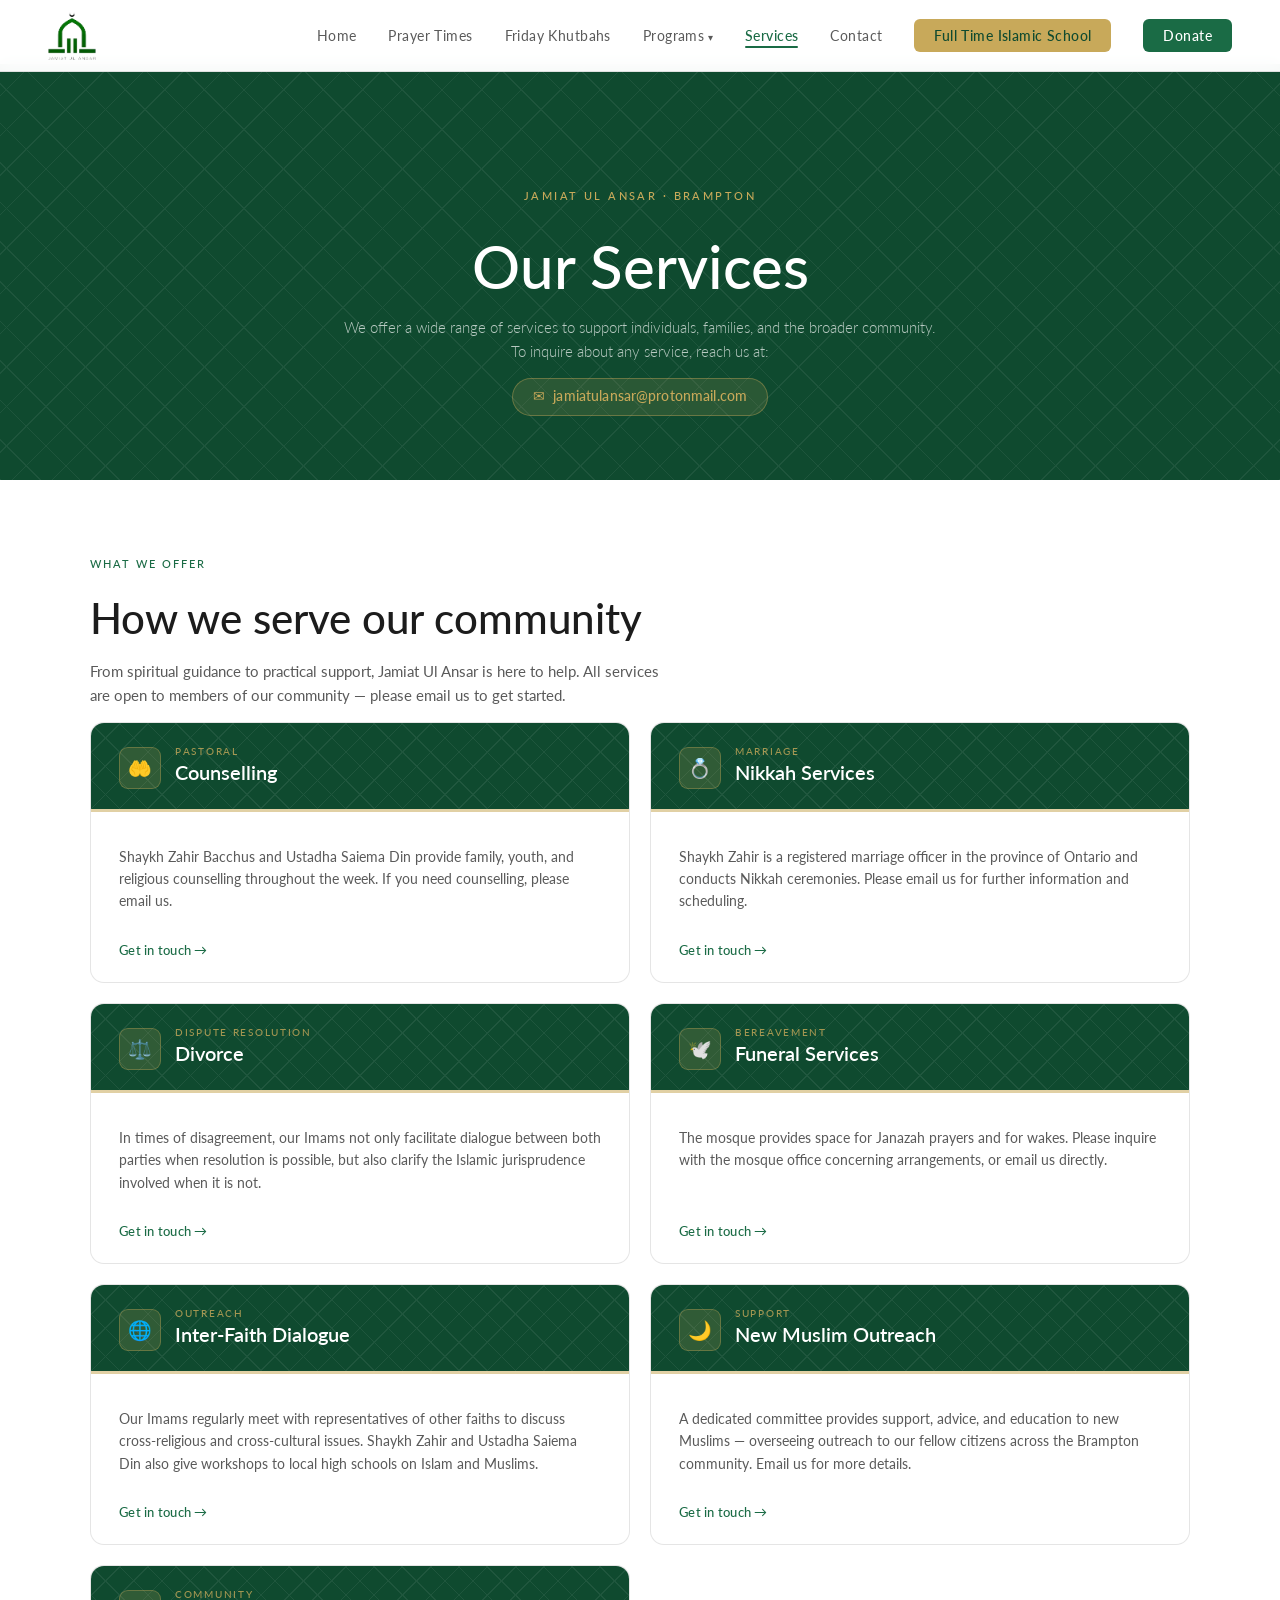
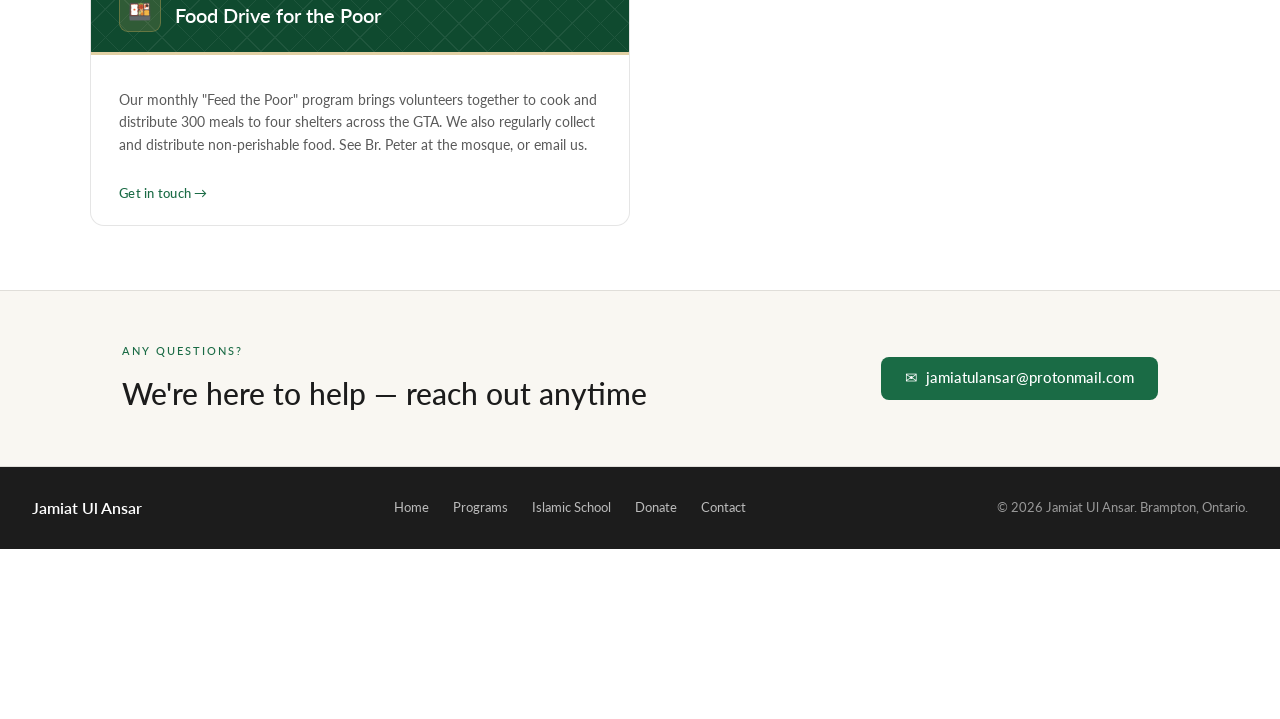
<file: services/index.html>
<!DOCTYPE html>
<html class="style-blue-2  custom_fonts comps live_website unicorn-platform-website" lang="en">



<head>
  
  
	<meta charset="utf-8">
	<meta name="viewport" content="width=device-width, initial-scale=1">
	<link rel="alternate" href="https://jamiatalansar.ca/services/" hreflang="en" />
	
  
    
      <link rel="stylesheet" href="../assets/unicorn/css/main.css">
    
  

  
    <script>
      window.isJsDelayed = false;
    </script>
    
      <script src="../assets/unicorn/js/main.js" defer></script>
    
  
	
  
    
      <link href="https://fonts.googleapis.com/css?family=Lato:400,700&display=swap" rel="stylesheet">
    
  

	
		<link rel="icon" type="image/png" href="../assets/img/820c7ac0-1047-4ef8-a4d3-8860561c640a.png" sizes="16x16" />
	
	<meta property="og:type" content="website">

    

    

	
		<meta property="og:image" content="../assets/img/d7cb36a4-7b6d-4cda-83ad-e5a4a651b1a1.png"/>
		<meta name="twitter:card" content="summary_large_image">
		<meta name="twitter:image" content="../assets/img/d7cb36a4-7b6d-4cda-83ad-e5a4a651b1a1.png">
	

  
  <link href="https://jamiatalansar.ca/services/" rel="canonical"><meta name="twitter:url" content="https://jamiatalansar.ca/services/"><meta property="og:url" content="https://jamiatalansar.ca/services/">
		
	

  
  
    <script>
      window.unicornEnv = "production"
    </script>
  
  
	
	
  

  

  
  
</head>

<body class="font-lato comps  " id="301366-1192693">


  
  
  
  
  
  
  
  
	<div 
    class="page-component__bg_image_box    bg-white-color   other-01-parent  is-first-component"
    id="other-01-775731"
    
    
  >
		
		<div 
      class="page-component__bg_overlay_box " 
      style=""
    >
			
		</div>
    
		<div class="page-component__wrapper" style="z-index: 10;padding-top:0px;padding-bottom:0px;">
      
        
	
	
	<section>
		




		<!DOCTYPE html>
<html lang="en">
<head>
  <meta charset="UTF-8" />
  <meta name="viewport" content="width=device-width, initial-scale=1.0" />
  <title>Services – Jamiat Al Ansar</title>
  <link rel="preconnect" href="https://fonts.googleapis.com" />
  <link rel="preconnect" href="https://fonts.gstatic.com" crossorigin />
  <link href="https://fonts.googleapis.com/css2?family=Cormorant+Garamond:wght@400;500;600&family=DM+Sans:wght@300;400;500&display=swap" rel="stylesheet" />
  <style>
    *, *::before, *::after { box-sizing: border-box; margin: 0; padding: 0; }
    html, body { overflow-x: hidden; }

    nav, .page-hero, .contact-band, footer {
      margin-left: calc(-50vw + 50%) !important;
      margin-right: calc(-50vw + 50%) !important;
      width: 100vw !important;
      max-width: 100vw !important;
    }

    :root {
      --green:      #1a6b45;
      --green-dark: #0f4a2f;
      --green-light:#e8f4ee;
      --gold:       #c8a95a;
      --gold-light: #f5edd6;
      --white:      #ffffff;
      --off-white:  #f9f7f2;
      --text:       #1c1c1c;
      --text-muted: #5a5a5a;
      --border:     rgba(0,0,0,0.1);
    }

    html { scroll-behavior: smooth; }
    body { font-family: 'DM Sans', sans-serif; color: var(--text); background: var(--white); }

    /* ─── NAV (matches homepage) ─── */
    nav {
      position: fixed; top: 0; left: 0; right: 0; z-index: 100;
      display: flex; align-items: center; justify-content: space-between;
      padding: 0 3rem; height: 72px;
      background: rgba(255,255,255,0.97);
      border-bottom: 1px solid var(--border);
      backdrop-filter: blur(8px);
      transition: height 0.3s, box-shadow 0.3s;
    }
    .nav-logo { display: flex; align-items: center; gap: 12px; text-decoration: none; }
    .nav-logo img { transition: transform 0.3s cubic-bezier(0.22,1,0.36,1); }
    .nav-logo:hover img { transform: scale(1.05); }

    .nav-links { display: flex; align-items: center; gap: 2rem; list-style: none; }
    .nav-links a {
      font-size: 14px; font-weight: 400; color: var(--text-muted);
      text-decoration: none; letter-spacing: 0.03em;
      transition: color 0.2s; position: relative;
    }
    .nav-links a:hover { color: var(--green); }
    .nav-links a.active { color: var(--green); font-weight: 500; }
    .nav-links a.active::after {
      content: ''; position: absolute; bottom: -4px; left: 0; right: 0;
      height: 2px; background: var(--green); border-radius: 2px;
    }
    .nav-donate {
      background: var(--green); color: var(--white) !important;
      padding: 8px 20px; border-radius: 6px; font-weight: 500 !important;
      transition: background 0.2s !important;
    }
    .nav-donate:hover { background: var(--green-dark) !important; color: var(--white) !important; }
    .nav-school {
      background: var(--gold); color: var(--green-dark) !important; padding: 8px 20px;
      border-radius: 6px; font-weight: 500 !important; transition: background 0.2s !important;
    }
    .nav-school:hover { background: #e8c06a !important; color: var(--green-dark) !important; }

    .nav-dropdown { position: relative; }
    .nav-dropdown-menu {
      display: none; position: absolute; top: 100%;
      left: 50%; transform: translateX(-50%);
      background: var(--white); border: 1px solid var(--border);
      border-radius: 8px; min-width: 200px; padding: 8px 0;
      box-shadow: 0 8px 24px rgba(0,0,0,0.08);
      padding-top: 12px; margin-top: 0;
    }
    .nav-dropdown-menu::before {
      content: ''; position: absolute; top: -12px; left: 0; right: 0; height: 12px;
    }
    .nav-dropdown.open .nav-dropdown-menu { display: block; }
    .nav-dropdown-menu a { display: block; padding: 10px 18px; font-size: 14px; white-space: nowrap; }
    .nav-dropdown > a::after { content: ' ▾'; font-size: 10px; color: var(--text-muted); }

    .nav-hamburger {
      display: none; flex-direction: column; gap: 5px;
      cursor: pointer; background: none; border: none; padding: 4px;
    }
    .nav-hamburger span {
      display: block; width: 24px; height: 2px;
      background: var(--text); border-radius: 2px; transition: all 0.3s;
    }

    /* ─── MOBILE MENU ─── */
    .mobile-menu {
      display: none; position: fixed;
      top: 72px; left: 0; right: 0; bottom: 0;
      background: var(--white); border-top: 1px solid var(--border);
      padding: 2rem 1.5rem; z-index: 99;
      flex-direction: column; overflow-y: auto;
    }
    .mobile-menu.open { display: flex; }
    .mobile-menu a {
      font-size: 18px; color: var(--text); text-decoration: none;
      font-weight: 400; padding: 1rem 0; border-bottom: 1px solid var(--border);
    }
    .mobile-menu a:last-child { border-bottom: none; }
    .mobile-programs-toggle {
      display: flex; align-items: center; justify-content: space-between;
      font-size: 18px; color: var(--text); text-decoration: none; font-weight: 400;
      padding: 1rem 0; border-bottom: 1px solid var(--border);
      background: none; border-top: none; border-left: none; border-right: none;
      width: 100%; text-align: left; cursor: pointer;
      font-family: 'DM Sans', sans-serif;
    }
    .mobile-programs-toggle .arrow { font-size: 14px; color: var(--text-muted); transition: transform 0.25s; }
    .mobile-programs-toggle.open .arrow { transform: rotate(180deg); }
    .mobile-programs-sub {
      display: none; flex-direction: column;
      border-bottom: 1px solid var(--border);
      background: var(--off-white); margin: 0 -1.5rem; padding: 0 1.5rem;
    }
    .mobile-programs-sub.open { display: flex; }
    .mobile-programs-sub a {
      font-size: 16px; color: var(--green); padding: 0.75rem 0;
      border-bottom: 1px solid rgba(0,0,0,0.06); padding-left: 1rem;
    }
    .mobile-programs-sub a:last-child { border-bottom: none; }
    .mobile-menu a.donate-mobile {
      background: var(--green); color: var(--white);
      padding: 14px 20px; border-radius: 8px; text-align: center;
      font-weight: 500; margin-top: 1.5rem; border: none;
    }
    .mobile-menu a.school-mobile {
      background: var(--gold); color: var(--green-dark);
      padding: 14px 20px; border-radius: 8px; text-align: center;
      font-weight: 500; margin-top: 0.75rem; border: none;
    }

    /* ─── PAGE HERO ─── */
    .page-hero {
      background: var(--green-dark);
      padding: 7rem 2rem 4rem;
      text-align: center;
      position: relative;
      overflow: hidden;
    }
    .page-hero::before {
      content: ''; position: absolute; inset: 0; opacity: 0.06;
      background-image:
        repeating-linear-gradient(45deg,  #fff 0px, #fff 1px, transparent 1px, transparent 28px),
        repeating-linear-gradient(-45deg, #fff 0px, #fff 1px, transparent 1px, transparent 28px);
    }
    .page-hero-inner { position: relative; z-index: 1; max-width: 600px; margin: 0 auto; }
    .page-hero-label {
      font-size: 11px; font-weight: 500; letter-spacing: 0.22em;
      text-transform: uppercase; color: var(--gold); margin-bottom: 0.85rem;
    }
    .page-hero-title {
      font-family: 'Cormorant Garamond', serif;
      font-size: clamp(38px, 8vw, 60px);
      font-weight: 500; color: var(--white);
      line-height: 1.05; margin-bottom: 1.1rem;
    }
    .page-hero-sub {
      font-size: 15px; font-weight: 300;
      color: rgba(255,255,255,0.7); line-height: 1.7;
      margin-bottom: 1.6rem;
    }
    .page-hero-email {
      display: inline-flex; align-items: center; gap: 8px;
      background: rgba(200,169,90,0.15);
      border: 1px solid rgba(200,169,90,0.4);
      border-radius: 50px; padding: 10px 20px;
      color: var(--gold); font-size: 13.5px; font-weight: 500;
      text-decoration: none; letter-spacing: 0.01em;
      transition: background 0.2s;
      max-width: 100%; word-break: break-all;
    }
    .page-hero-email:hover { background: rgba(200,169,90,0.25); }

    /* ─── MAIN SECTION ─── */
    section { padding: 4rem 2rem; }
    .section-inner { max-width: 1100px; margin: 0 auto; }
    .section-label {
      font-size: 11px; letter-spacing: 0.18em; text-transform: uppercase;
      color: var(--green); font-weight: 500; margin-bottom: 0.65rem;
    }
    .section-title {
      font-family: 'Cormorant Garamond', serif;
      font-size: clamp(26px, 4vw, 42px);
      font-weight: 500; color: var(--text);
      margin-bottom: 0.85rem; line-height: 1.2;
    }
    .section-body {
      font-size: 15px; color: var(--text-muted);
      line-height: 1.8; max-width: 580px; margin-bottom: 2.5rem;
    }

    /* ─── SERVICES GRID ─── */
    .services-grid {
      display: grid;
      grid-template-columns: repeat(2, 1fr);
      gap: 1.25rem;
    }

    .service-card {
      background: var(--white);
      border: 1px solid var(--border);
      border-radius: 14px;
      overflow: hidden;
      display: flex;
      flex-direction: column;
      transition: box-shadow 0.4s cubic-bezier(0.22,1,0.36,1),
                  transform  0.4s cubic-bezier(0.22,1,0.36,1),
                  border-color 0.3s ease;
    }
    .service-card:hover {
      box-shadow: 0 12px 40px rgba(0,0,0,0.10);
      transform: translateY(-5px);
      border-color: rgba(200,169,90,0.35);
    }

    .service-card-header {
      background: var(--green-dark);
      padding: 1.5rem 1.75rem 1.25rem;
      display: flex; align-items: flex-start; gap: 0.875rem;
      position: relative; overflow: hidden; flex-shrink: 0;
    }
    .service-card-header::before {
      content: ''; position: absolute; inset: 0; opacity: 0.07;
      background-image:
        repeating-linear-gradient(45deg,  #fff 0px, #fff 1px, transparent 1px, transparent 20px),
        repeating-linear-gradient(-45deg, #fff 0px, #fff 1px, transparent 1px, transparent 20px);
      transition: opacity 0.4s ease;
    }
    .service-card:hover .service-card-header::before { opacity: 0.12; }

    .service-icon {
      width: 42px; height: 42px; flex-shrink: 0;
      background: rgba(200,169,90,0.18);
      border: 1px solid rgba(200,169,90,0.35);
      border-radius: 9px;
      display: flex; align-items: center; justify-content: center;
      font-size: 19px; position: relative; z-index: 1;
      transition: transform 0.4s cubic-bezier(0.22,1,0.36,1),
                  background 0.3s ease,
                  border-color 0.3s ease;
    }
    .service-card:hover .service-icon {
      transform: translateY(-3px) scale(1.08);
      background: rgba(200,169,90,0.28);
      border-color: rgba(200,169,90,0.6);
    }

    .service-card-title-wrap { position: relative; z-index: 1; }
    .service-card-tag {
      font-size: 9.5px; font-weight: 500; letter-spacing: 0.18em;
      text-transform: uppercase; color: var(--gold); opacity: 0.8;
      margin-bottom: 3px;
    }
    .service-card-name {
      font-family: 'Cormorant Garamond', serif;
      font-size: 20px; font-weight: 600; color: var(--white); line-height: 1.15;
    }

    .service-card-accent {
      height: 3px; flex-shrink: 0;
      position: relative; overflow: hidden;
      background: var(--gold); opacity: 0.55;
      transition: opacity 0.3s ease;
    }
    .service-card:hover .service-card-accent { opacity: 1; }
    .service-card-accent::after {
      content: '';
      position: absolute; top: 0; left: -100%; width: 60%; height: 100%;
      background: linear-gradient(90deg, transparent, rgba(255,255,255,0.55), transparent);
      transition: left 0.55s ease;
    }
    .service-card:hover .service-card-accent::after { left: 160%; }

    .service-card-body { padding: 1.25rem 1.75rem 1.5rem; flex: 1; display: flex; flex-direction: column; }
    .service-card-desc {
      font-size: 14px; color: var(--text-muted); line-height: 1.8; flex: 1;
    }

    .service-card-cta {
      display: inline-flex; align-items: center; gap: 5px;
      margin-top: 1rem; font-size: 13px; font-weight: 500;
      color: var(--green); text-decoration: none; letter-spacing: 0.02em;
      align-self: flex-start; position: relative;
      transition: color 0.2s, gap 0.3s cubic-bezier(0.22,1,0.36,1);
    }
    .service-card-cta::after {
      content: '';
      position: absolute; bottom: -1px; left: 0; right: 0;
      height: 1px; background: var(--green);
      transform: scaleX(0); transform-origin: left;
      transition: transform 0.3s cubic-bezier(0.22,1,0.36,1);
    }
    .service-card-cta:hover { gap: 10px; }
    .service-card-cta:hover::after { transform: scaleX(1); }

    /* ─── CONTACT BAND ─── */
    .contact-band {
      background: var(--off-white);
      border-top: 1px solid var(--border);
      border-bottom: 1px solid var(--border);
    }
    .contact-band-inner {
      max-width: 1100px; margin: 0 auto;
      padding: 2.5rem 2rem;
      display: flex; align-items: center;
      justify-content: space-between;
      gap: 1.5rem; flex-wrap: wrap;
    }
    .contact-band-text p:first-child {
      font-size: 11px; letter-spacing: 0.18em;
      text-transform: uppercase; color: var(--green); font-weight: 500; margin-bottom: 5px;
    }
    .contact-band-text h3 {
      font-family: 'Cormorant Garamond', serif;
      font-size: clamp(20px, 3vw, 30px);
      font-weight: 500; color: var(--text); line-height: 1.2;
    }
    .contact-band-email {
      display: inline-flex; align-items: center; gap: 8px;
      background: var(--green); color: var(--white);
      padding: 13px 24px; border-radius: 8px;
      font-size: 14.5px; font-weight: 500; text-decoration: none;
      transition: background 0.2s, transform 0.15s;
      white-space: nowrap;
    }
    .contact-band-email:hover { background: var(--green-dark); transform: translateY(-1px); }

    /* ─── FOOTER ─── */
    footer {
      background: var(--text); color: rgba(255,255,255,0.55);
      padding: 2rem 2rem;
      display: flex; align-items: center; justify-content: space-between;
      flex-wrap: wrap; gap: 1rem;
    }
    footer a { color: rgba(255,255,255,0.7); text-decoration: none; }
    footer a:hover { color: var(--white); }
    .footer-logo { font-family: 'Cormorant Garamond', serif; font-size: 16px; color: var(--white); font-weight: 600; }
    .footer-links { display: flex; gap: 1.5rem; font-size: 13px; list-style: none; flex-wrap: wrap; }

    /* ─── SCROLL REVEAL ─── */
    .reveal {
      opacity: 0; transform: translateY(20px);
      transition: opacity 0.6s cubic-bezier(0.22,1,0.36,1), transform 0.6s cubic-bezier(0.22,1,0.36,1);
    }
    .reveal.visible { opacity: 1; transform: translateY(0); }
    .reveal-stagger > * {
      opacity: 0; transform: translateY(16px);
      transition: opacity 0.5s cubic-bezier(0.22,1,0.36,1), transform 0.5s cubic-bezier(0.22,1,0.36,1);
    }
    .reveal-stagger.visible > *:nth-child(1) { opacity:1; transform:translateY(0); transition-delay:0.04s; }
    .reveal-stagger.visible > *:nth-child(2) { opacity:1; transform:translateY(0); transition-delay:0.10s; }
    .reveal-stagger.visible > *:nth-child(3) { opacity:1; transform:translateY(0); transition-delay:0.16s; }
    .reveal-stagger.visible > *:nth-child(4) { opacity:1; transform:translateY(0); transition-delay:0.22s; }
    .reveal-stagger.visible > *:nth-child(5) { opacity:1; transform:translateY(0); transition-delay:0.28s; }
    .reveal-stagger.visible > *:nth-child(6) { opacity:1; transform:translateY(0); transition-delay:0.34s; }
    .reveal-stagger.visible > *:nth-child(7) { opacity:1; transform:translateY(0); transition-delay:0.40s; }

    .page-hero-label  { animation: heroUp 0.7s 0.10s cubic-bezier(0.22,1,0.36,1) both; }
    .page-hero-title  { animation: heroUp 0.7s 0.22s cubic-bezier(0.22,1,0.36,1) both; }
    .page-hero-sub    { animation: heroUp 0.7s 0.36s cubic-bezier(0.22,1,0.36,1) both; }
    .page-hero-email  { animation: heroUp 0.7s 0.50s cubic-bezier(0.22,1,0.36,1) both; }
    @keyframes heroUp {
      from { opacity: 0; transform: translateY(22px); }
      to   { opacity: 1; transform: translateY(0); }
    }

    /* ─── TABLET  (≤ 900px) ─── */
    @media (max-width: 900px) {
      nav { padding: 0 1.25rem; }
      .nav-links { display: none; }
      .nav-hamburger { display: flex; }
      .page-hero { padding: 6rem 1.5rem 3.5rem; }
      section { padding: 3rem 1.25rem; }
      .contact-band-inner { padding: 2rem 1.25rem; }
      footer { padding: 1.5rem 1.25rem; }
    }

    /* ─── MOBILE (≤ 640px) ─── */
    @media (max-width: 640px) {
      .page-hero { padding: 5.5rem 1.25rem 3rem; }
      .page-hero-title { font-size: clamp(34px, 10vw, 48px); }
      .page-hero-sub { font-size: 14px; }
      .page-hero-email {
        font-size: 12.5px;
        padding: 9px 16px;
        text-align: center;
        word-break: break-all;
        border-radius: 10px;
        display: flex;
        width: 100%;
        justify-content: center;
      }

      .services-grid { grid-template-columns: 1fr; gap: 1rem; }

      .service-card-header { padding: 1.1rem 1.25rem 1rem; }
      .service-card-body   { padding: 1.1rem 1.25rem 1.25rem; }
      .service-card-name   { font-size: 18px; }

      .contact-band-inner { flex-direction: column; align-items: stretch; gap: 1.25rem; }
      .contact-band-email { justify-content: center; text-align: center; font-size: 13.5px; padding: 13px 16px; }

      footer { flex-direction: column; align-items: flex-start; gap: 0.75rem; }
      .footer-links { gap: 0.75rem; font-size: 12px; }
    }

    /* ─── VERY SMALL (≤ 380px) ─── */
    @media (max-width: 380px) {
      .page-hero-title { font-size: 30px; }
      .service-icon { width: 36px; height: 36px; font-size: 16px; }
      .service-card-name { font-size: 17px; }
    }

    @media (prefers-reduced-motion: reduce) {
      *, *::before, *::after { animation-duration: 0.01ms !important; transition-duration: 0.01ms !important; }
    }
  </style>
</head>
<body>

  <!-- NAV -->
  <nav id="mainNav">
    <a href="../" class="nav-logo">
      <img
        src="../assets/img/f8a33da4-375b-4a68-b552-b1c86b1c55d6.png"
        alt="Jamiat Al Ansar logo"
        style="height:48px;width:auto;display:block;"
      />
    </a>

    <ul class="nav-links">
      <li><a href="../">Home</a></li>
      <li><a href="../">Prayer Times</a></li>
      <li><a href="../jumuah/">Friday Khutbahs</a></li>
      <li class="nav-dropdown">
        <a href="">Programs</a>
        <div class="nav-dropdown-menu">
          <a href="../afternoonmadrasah/">Afternoon Madrasah</a>
          <a href="../youthprograms/">Youth Programs</a>
          <a href="../sisters/">Sisters' Monthly Program</a>
          <a href="../familynight/">Friday Night Program</a>
          <a href="../gatherings/">Daily Gatherings</a>
        </div>
      </li>
      <li><a href="../services/" class="active">Services</a></li>
      <li><a href="../contacts/">Contact</a></li>
      <li><a href="https://www.lotetree.ca/" class="nav-school">Full Time Islamic School</a></li>
      <li><a href="https://app.irm.io/jamiatalansar.ca" class="nav-donate">Donate</a></li>
    </ul>

    <button class="nav-hamburger" onclick="toggleMenu()" aria-label="Open menu">
      <span></span><span></span><span></span>
    </button>
  </nav>

  <!-- MOBILE MENU -->
  <div class="mobile-menu" id="mobileMenu">
    <a href="../">Home</a>
    <a href="../#prayer-times">Prayer Times</a>
    <a href="../jumuah/">Friday Khutbahs</a>
    <button class="mobile-programs-toggle" onclick="togglePrograms(this)" aria-expanded="false">
      Programs <span class="arrow">▾</span>
    </button>
    <div class="mobile-programs-sub" id="mobileProgramsSub">
      <a href="../afternoonmadrasah/">Afternoon Madrasah</a>
      <a href="../youthprograms/">Youth Programs</a>
      <a href="../sisters/">Sisters' Monthly Program</a>
      <a href="../familynight/">Friday Night Program</a>
      <a href="../gatherings/">Daily Gatherings</a>
    </div>
    <a href="../services/">Services</a>
    <a href="../contacts/">Contact</a>
    <a href="https://www.lotetree.ca/" class="school-mobile">Full Time Islamic School</a>
    <a href="https://app.irm.io/jamiatalansar.ca" class="donate-mobile">Support Our Masjid</a>
  </div>

  <!-- PAGE HERO -->
  <div class="page-hero">
    <div class="page-hero-inner">
      <p class="page-hero-label">Jamiat Ul Ansar · Brampton</p>
      <h1 class="page-hero-title">Our Services</h1>
      <p class="page-hero-sub">We offer a wide range of services to support individuals, families, and the broader community. To inquire about any service, reach us at:</p>
      <a href="mailto:jamiatulansar@protonmail.com" class="page-hero-email">
        ✉&nbsp; jamiatulansar@protonmail.com
      </a>
    </div>
  </div>

  <!-- SERVICES -->
  <section>
    <div class="section-inner">

      <p class="section-label reveal">What We Offer</p>
      <h2 class="section-title reveal">How we serve our community</h2>
      <p class="section-body reveal">From spiritual guidance to practical support, Jamiat Ul Ansar is here to help. All services are open to members of our community — please email us to get started.</p>

      <div class="services-grid reveal-stagger">

        <!-- Counselling -->
        <div class="service-card">
          <div class="service-card-header">
            <div class="service-icon">🤲</div>
            <div class="service-card-title-wrap">
              <div class="service-card-tag">Pastoral</div>
              <div class="service-card-name">Counselling</div>
            </div>
          </div>
          <div class="service-card-accent"></div>
          <div class="service-card-body">
            <p class="service-card-desc">Shaykh Zahir Bacchus and Ustadha Saiema Din provide family, youth, and religious counselling throughout the week. If you need counselling, please email us.</p>
            <a href="mailto:jamiatulansar@protonmail.com" class="service-card-cta">Get in touch →</a>
          </div>
        </div>

        <!-- Nikkah Services -->
        <div class="service-card">
          <div class="service-card-header">
            <div class="service-icon">💍</div>
            <div class="service-card-title-wrap">
              <div class="service-card-tag">Marriage</div>
              <div class="service-card-name">Nikkah Services</div>
            </div>
          </div>
          <div class="service-card-accent"></div>
          <div class="service-card-body">
            <p class="service-card-desc">Shaykh Zahir is a registered marriage officer in the province of Ontario and conducts Nikkah ceremonies. Please email us for further information and scheduling.</p>
            <a href="mailto:jamiatulansar@protonmail.com" class="service-card-cta">Get in touch →</a>
          </div>
        </div>

        <!-- Divorce -->
        <div class="service-card">
          <div class="service-card-header">
            <div class="service-icon">⚖️</div>
            <div class="service-card-title-wrap">
              <div class="service-card-tag">Dispute Resolution</div>
              <div class="service-card-name">Divorce</div>
            </div>
          </div>
          <div class="service-card-accent"></div>
          <div class="service-card-body">
            <p class="service-card-desc">In times of disagreement, our Imams not only facilitate dialogue between both parties when resolution is possible, but also clarify the Islamic jurisprudence involved when it is not.</p>
            <a href="mailto:jamiatulansar@protonmail.com" class="service-card-cta">Get in touch →</a>
          </div>
        </div>

        <!-- Funeral Services -->
        <div class="service-card">
          <div class="service-card-header">
            <div class="service-icon">🕊️</div>
            <div class="service-card-title-wrap">
              <div class="service-card-tag">Bereavement</div>
              <div class="service-card-name">Funeral Services</div>
            </div>
          </div>
          <div class="service-card-accent"></div>
          <div class="service-card-body">
            <p class="service-card-desc">The mosque provides space for Janazah prayers and for wakes. Please inquire with the mosque office concerning arrangements, or email us directly.</p>
            <a href="mailto:jamiatulansar@protonmail.com" class="service-card-cta">Get in touch →</a>
          </div>
        </div>

        <!-- Inter-Faith Dialogue -->
        <div class="service-card">
          <div class="service-card-header">
            <div class="service-icon">🌐</div>
            <div class="service-card-title-wrap">
              <div class="service-card-tag">Outreach</div>
              <div class="service-card-name">Inter-Faith Dialogue</div>
            </div>
          </div>
          <div class="service-card-accent"></div>
          <div class="service-card-body">
            <p class="service-card-desc">Our Imams regularly meet with representatives of other faiths to discuss cross-religious and cross-cultural issues. Shaykh Zahir and Ustadha Saiema Din also give workshops to local high schools on Islam and Muslims.</p>
            <a href="mailto:jamiatulansar@protonmail.com" class="service-card-cta">Get in touch →</a>
          </div>
        </div>

        <!-- New Muslim Outreach -->
        <div class="service-card">
          <div class="service-card-header">
            <div class="service-icon">🌙</div>
            <div class="service-card-title-wrap">
              <div class="service-card-tag">Support</div>
              <div class="service-card-name">New Muslim Outreach</div>
            </div>
          </div>
          <div class="service-card-accent"></div>
          <div class="service-card-body">
            <p class="service-card-desc">A dedicated committee provides support, advice, and education to new Muslims — overseeing outreach to our fellow citizens across the Brampton community. Email us for more details.</p>
            <a href="mailto:jamiatulansar@protonmail.com" class="service-card-cta">Get in touch →</a>
          </div>
        </div>

        <!-- Food Drive -->
        <div class="service-card">
          <div class="service-card-header">
            <div class="service-icon">🍱</div>
            <div class="service-card-title-wrap">
              <div class="service-card-tag">Community</div>
              <div class="service-card-name">Food Drive for the Poor</div>
            </div>
          </div>
          <div class="service-card-accent"></div>
          <div class="service-card-body">
            <p class="service-card-desc">Our monthly "Feed the Poor" program brings volunteers together to cook and distribute 300 meals to four shelters across the GTA. We also regularly collect and distribute non-perishable food. See Br. Peter at the mosque, or email us.</p>
            <a href="mailto:jamiatulansar@protonmail.com" class="service-card-cta">Get in touch →</a>
          </div>
        </div>

      </div>
    </div>
  </section>

  <!-- CONTACT BAND -->
  <div class="contact-band">
    <div class="contact-band-inner reveal">
      <div class="contact-band-text">
        <p>Any questions?</p>
        <h3>We're here to help — reach out anytime</h3>
      </div>
      <a href="mailto:jamiatulansar@protonmail.com" class="contact-band-email">
        ✉&nbsp; jamiatulansar@protonmail.com
      </a>
    </div>
  </div>

  <!-- FOOTER -->
  <footer>
    <div class="footer-logo">Jamiat Ul Ansar</div>
    <ul class="footer-links">
      <li><a href="../">Home</a></li>
      <li><a href="../#programs">Programs</a></li>
      <li><a href="https://www.lotetree.ca/">Islamic School</a></li>
      <li><a href="https://app.irm.io/jamiatalansar.ca">Donate</a></li>
      <li><a href="../contacts/">Contact</a></li>
    </ul>
    <div style="font-size:13px;">© 2026 Jamiat Ul Ansar. Brampton, Ontario.</div>
  </footer>

  <script>
    function toggleMenu() {
      document.getElementById('mobileMenu').classList.toggle('open');
    }

    function togglePrograms(btn) {
      btn.classList.toggle('open');
      const sub = document.getElementById('mobileProgramsSub');
      sub.classList.toggle('open');
      btn.setAttribute('aria-expanded', sub.classList.contains('open'));
    }

    document.querySelectorAll('.mobile-menu a, .mobile-programs-sub a').forEach(link => {
      link.addEventListener('click', () => {
        document.getElementById('mobileMenu').classList.remove('open');
      });
    });

    // Desktop dropdown — click to open, click outside or re-click to close
    const dropdownEl = document.querySelector('.nav-dropdown');
    const dropdownToggle = dropdownEl ? dropdownEl.querySelector('a') : null;
    if (dropdownToggle) {
      dropdownToggle.addEventListener('click', function(e) {
        e.preventDefault();
        dropdownEl.classList.toggle('open');
      });
    }
    document.addEventListener('click', function(e) {
      if (dropdownEl && !dropdownEl.contains(e.target)) {
        dropdownEl.classList.remove('open');
      }
    });

    window.addEventListener('scroll', () => {
      const nav = document.getElementById('mainNav');
      if (!nav) return;
      if (window.scrollY > 40) {
        nav.style.boxShadow = '0 2px 12px rgba(0,0,0,0.08)';
        nav.style.height = '60px';
      } else {
        nav.style.boxShadow = 'none';
        nav.style.height = '72px';
      }
    }, { passive: true });

    const obs = new IntersectionObserver((entries) => {
      entries.forEach(e => { if (e.isIntersecting) { e.target.classList.add('visible'); obs.unobserve(e.target); } });
    }, { threshold: 0.06, rootMargin: '0px 0px -20px 0px' });

    document.querySelectorAll('.reveal, .reveal-stagger').forEach(el => obs.observe(el));
  </script>
</body>
</html>
	</section>

      
		</div>
	</div>
  
  


	
	
	
	
	
  
  
  
	<div 
    class="popup-component js-custom-popup page-component__bg_image_box    bg-white-color   popup-component_no-image popup-01-parent is-not-first-component"
    id="popup-01-success_default"
    
    
  >
		<button class="popup-component__close-button js-close-custom-popup-button">
			<svg viewBox="0 0 36 36" fill="none" xmlns="http://www.w3.org/2000/svg">
				<path d="M20.0806 17.9986L30.6275 5.42673C30.8043 5.2178 30.6556 4.90039 30.3824 4.90039H27.1762C26.9873 4.90039 26.8065 4.98477 26.682 5.12941L17.9833 15.4995L9.28465 5.12941C9.16411 4.98477 8.98331 4.90039 8.79045 4.90039H5.5842C5.31099 4.90039 5.16233 5.2178 5.33911 5.42673L15.886 17.9986L5.33911 30.5705C5.29951 30.6171 5.2741 30.674 5.26591 30.7346C5.25771 30.7952 5.26708 30.8568 5.29288 30.9122C5.31869 30.9677 5.35985 31.0145 5.41149 31.0472C5.46313 31.0799 5.52307 31.0972 5.5842 31.0968H8.79045C8.97929 31.0968 9.16009 31.0124 9.28465 30.8678L17.9833 20.4977L26.682 30.8678C26.8025 31.0124 26.9833 31.0968 27.1762 31.0968H30.3824C30.6556 31.0968 30.8043 30.7794 30.6275 30.5705L20.0806 17.9986Z" fill="white"/>
			</svg>				
		</button>
		<div class="popup-component__bg_image_box">
			
			
			<div 
        class="page-component__bg_overlay_box "
        style=""
      >
				
			</div>
			
			<div class="page-component__wrapper" style="z-index: 10;padding-top: 1px;padding-bottom: 1px;">
				



    
    
    
    
    <div class="popup-01 graphics-image default-graphics-image">
        <div class="container container--premid popup-01__container">
            <div class="popup-01__left">
                <div class="popup-01__content">
                    
                        <h2 class="title-text heading popup-01__heading">Submission Successful</h2>
                    
                    
                        <p class="subtitle-text content_box popup-01__text">The form has been successfully submitted.</p>
                    
                    <div class="popup-01__cta-box">
                        
	
<div class="buttons-set"><ul class="buttons-set__list"><li class="buttons-set__item"><a
				 data-stripe-product-id="" data-stripe-checkout-version="" data-stripe-mode="payment" data-successful-payment-url="" data-cancel-payment-url=""

				 class="button button--black-bg " href="../" target="_blank"   onclick="event.preventDefault(); window.unicornplatform.closeAllPopups();"   ><span class="button__text">Back to site</span></a></li></ul></div>

                    </div>
                </div>
            </div>
            
              
            
        </div>
    </div>





			</div>
		</div>
	</div>
  
  


	









    
	
	
        <div class="bg-white-color ">
            <footer 
              class="footer-02" 
              id="footer"
              style=""
              
            >
                <div class="container">
                    <div class="footer-02__wrapper">
                        <div class="content-text footer-02__text content_box">&copy; 2026&nbsp;
                        </div>
                        <div class="social-buttons  "><ul class="social-buttons__list"></ul></div>
                    </div>
                </div>
            </footer>
        </div>
	
  
  




	<div class="popup-component__mask js-close-custom-popup-button js-custom-popup-mask"></div>

<div class="pswp" tabindex="-1" role="dialog" aria-hidden="true">
	<div class="pswp__bg"></div>
	<div class="pswp__scroll-wrap">
		<div class="pswp__container">
			<div class="pswp__item"></div>
			<div class="pswp__item"></div>
			<div class="pswp__item"></div>
		</div>
		<div class="pswp__ui pswp__ui--hidden">
			<div class="pswp__top-bar">
				<div class="pswp__counter"></div>
				<button class="pswp__button pswp__button--close" title="Close (Esc)"></button>
				<button class="pswp__button pswp__button--share" title="Share"></button>
				<button class="pswp__button pswp__button--fs" title="Toggle fullscreen"></button>
				<button class="pswp__button pswp__button--zoom" title="Zoom in/out"></button>
				<div class="pswp__preloader">
					<div class="pswp__preloader__icn">
						<div class="pswp__preloader__cut">
							<div class="pswp__preloader__donut"></div>
						</div>
					</div>
				</div>
			</div>
			<div class="pswp__share-modal pswp__share-modal--hidden pswp__single-tap">
				<div class="pswp__share-tooltip"></div>
			</div>
			<button class="pswp__button pswp__button--arrow--left" title="Previous (arrow left)"></button>
			<button class="pswp__button pswp__button--arrow--right" title="Next (arrow right)"></button>
			<div class="pswp__caption">
				<div class="pswp__caption__center"></div>
			</div>
		</div>
	</div>
</div>





<style>
	.page-component__bg_image_box .page-component__bg_image_box .page-component__bg_overlay_box {
        position: relative;
	}
	body .page-component__bg_overlay_box {
		position: absolute;
	}
    .footer-02__text.content_box a{
    	color: inherit !important;
    }
    .footer-04__info{
	    font-size: 14px;
    }
</style>










<script type="text/javascript" src="https://irm.io/epm.js" defer></script>


</body>
</html>
</file>
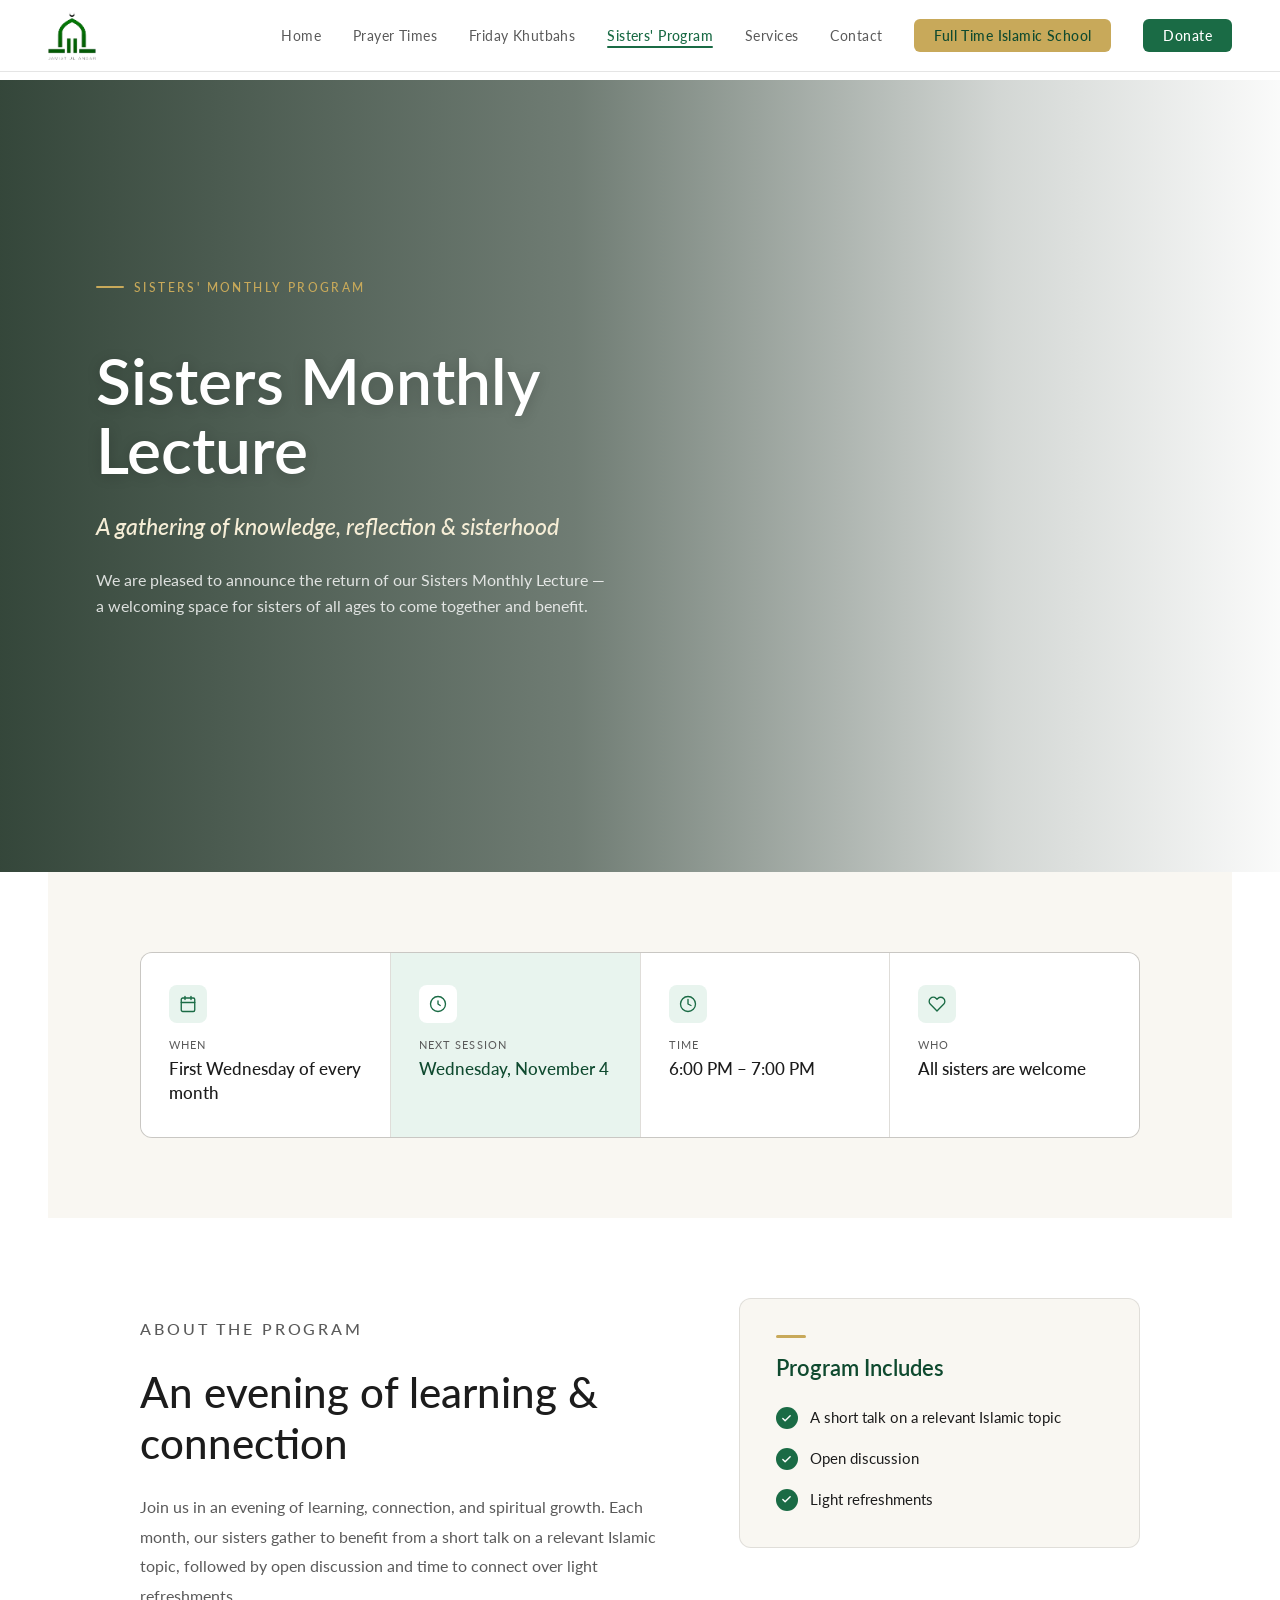
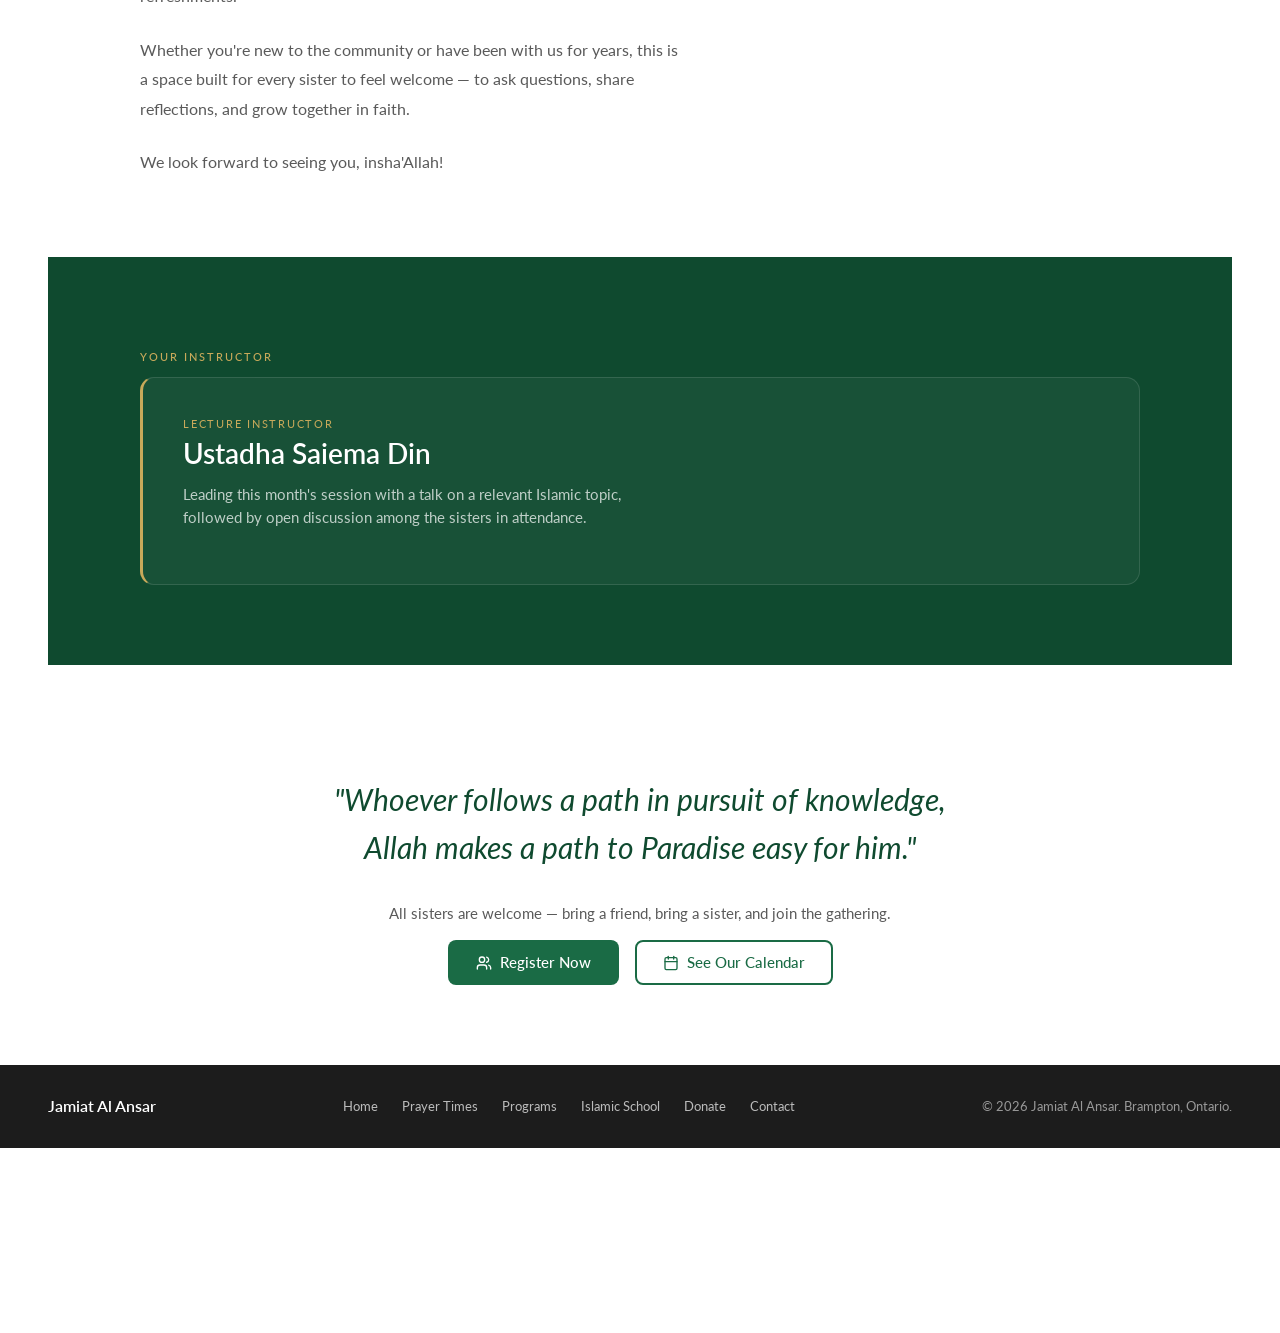
<file: sisters/index.html>
<!DOCTYPE html>
<html class="style-blue-2  custom_fonts comps live_website unicorn-platform-website" lang="en">



<head>
  
  
	<meta charset="utf-8">
	<meta name="viewport" content="width=device-width, initial-scale=1">
	<link rel="alternate" href="https://jamiatalansar.ca/sisters/" hreflang="en" />
	
  
    
      <link rel="stylesheet" href="../assets/unicorn/css/main.css">
    
  

  
    <script>
      window.isJsDelayed = false;
    </script>
    
      <script src="../assets/unicorn/js/main.js" defer></script>
    
  
	
  
    
      <link href="https://fonts.googleapis.com/css?family=Lato:400,700&display=swap" rel="stylesheet">
    
  

	
		<link rel="icon" type="image/png" href="../assets/img/820c7ac0-1047-4ef8-a4d3-8860561c640a.png" sizes="16x16" />
	
	<meta property="og:type" content="website">

    

    

	
		<meta property="og:image" content="../assets/img/d7cb36a4-7b6d-4cda-83ad-e5a4a651b1a1.png"/>
		<meta name="twitter:card" content="summary_large_image">
		<meta name="twitter:image" content="../assets/img/d7cb36a4-7b6d-4cda-83ad-e5a4a651b1a1.png">
	

  
  <link href="https://jamiatalansar.ca/sisters/" rel="canonical"><meta name="twitter:url" content="https://jamiatalansar.ca/sisters/"><meta property="og:url" content="https://jamiatalansar.ca/sisters/">
		
	

  
  
    <script>
      window.unicornEnv = "production"
    </script>
  
  
	
	
  

  

  
  
</head>

<body class="font-lato comps  " id="301366-1196681">


  
  
  
  
  
  
  
  
	<div 
    class="page-component__bg_image_box    bg-white-color   other-01-parent  is-first-component"
    id="other-01-173111"
    
    
  >
		
		<div 
      class="page-component__bg_overlay_box " 
      style=""
    >
			
		</div>
    
		<div class="page-component__wrapper" style="z-index: 10;padding-top:0px;padding-bottom:0px;">
      
        
	
	
	<section>
		




		<!DOCTYPE html>
<html lang="en">
<head>
  <meta charset="UTF-8" />
  <meta name="viewport" content="width=device-width, initial-scale=1.0" />
  <title>Sisters Monthly Program – Jamiat Al Ansar</title>
  <link rel="preconnect" href="https://fonts.googleapis.com" />
  <link rel="preconnect" href="https://fonts.gstatic.com" crossorigin />
  <link href="https://fonts.googleapis.com/css2?family=Cormorant+Garamond:wght@500;600;700&family=DM+Sans:wght@400;500;700&display=swap" rel="stylesheet" />

  <style>
    *, *::before, *::after { box-sizing: border-box; margin: 0; padding: 0; }
    html, body { overflow-x: hidden; }

    nav, .page-hero, footer {
      margin-left: calc(-50vw + 50%) !important;
      margin-right: calc(-50vw + 50%) !important;
      width: 100vw !important;
      max-width: 100vw !important;
    }

    :root {
      --green: #1a6b45;
      --green-dark: #0f4a2f;
      --green-light: #e8f4ee;
      --gold: #c8a95a;
      --gold-light: #f5edd6;
      --white: #ffffff;
      --off-white: #f9f7f2;
      --text: #1c1c1c;
      --text-muted: #5a5a5a;
      --border: rgba(0,0,0,0.1);
    }

    html { scroll-behavior: smooth; }
    body { font-family: 'DM Sans', sans-serif; color: var(--text); background: var(--white); }

    /* ── NAV ── */
    nav {
      position: fixed; top: 0; left: 0; right: 0; z-index: 100;
      display: flex; align-items: center; justify-content: space-between;
      padding: 0 3rem; height: 72px;
      background: rgba(255,255,255,0.97);
      border-bottom: 1px solid var(--border);
      backdrop-filter: blur(8px);
    }
    .nav-logo { display: flex; align-items: center; gap: 12px; text-decoration: none; }
    .nav-links { display: flex; align-items: center; gap: 2rem; list-style: none; }
    .nav-links a {
      font-size: 14px; font-weight: 400; color: var(--text-muted);
      text-decoration: none; letter-spacing: 0.03em; transition: color 0.2s; position: relative;
    }
    .nav-links a:hover { color: var(--green); }
    .nav-links a.active { color: var(--green); font-weight: 500; }
    .nav-links a.active::after {
      content: ''; position: absolute; bottom: -4px; left: 0; right: 0;
      height: 2px; background: var(--green); border-radius: 2px;
    }
    .nav-donate {
      background: var(--green); color: var(--white) !important; padding: 8px 20px;
      border-radius: 6px; font-weight: 500 !important; transition: background 0.2s !important;
    }
    .nav-donate:hover { background: var(--green-dark) !important; color: var(--white) !important; }
    .nav-school {
      background: var(--gold); color: var(--green-dark) !important; padding: 8px 20px;
      border-radius: 6px; font-weight: 500 !important; transition: background 0.2s !important;
    }
    .nav-school:hover { background: #e8c06a !important; color: var(--green-dark) !important; }
    .nav-hamburger {
      display: none; flex-direction: column; gap: 5px; cursor: pointer;
      background: none; border: none; padding: 4px;
    }
    .nav-hamburger span { display: block; width: 24px; height: 2px; background: var(--text); border-radius: 2px; transition: all 0.3s; }
    .mobile-menu {
      display: none; position: fixed; top: 72px; left: 0; right: 0; bottom: 0;
      background: var(--white); border-top: 1px solid var(--border); padding: 2rem 1.5rem;
      z-index: 99; flex-direction: column; gap: 0; overflow-y: auto;
    }
    .mobile-menu.open { display: flex; }
    .mobile-menu a {
      font-size: 18px; color: var(--text); text-decoration: none; font-weight: 400;
      padding: 1rem 0; border-bottom: 1px solid var(--border);
    }
    .mobile-menu a:last-child { border-bottom: none; }
    .mobile-menu a.donate-mobile {
      background: var(--green); color: var(--white); padding: 14px 20px; border-radius: 8px;
      text-align: center; font-weight: 500; margin-top: 1.5rem; border: none;
    }

    /* ── PAGE HERO ── */
    .page-hero {
      position: relative;
      height: 88svh;
      min-height: 560px;
      display: flex;
      align-items: center;
      overflow: hidden;
      padding-top: 36px;
    }
    .page-hero-bg {
      position: absolute; inset: 0;
      background-image: url('https://t3.ftcdn.net/jpg/09/98/04/72/360_F_998047257_mPds8vdSWbve9EKVVPB0ZScocI1YrH4S.jpg');
      background-size: cover;
      background-position: center 30%;
      filter: brightness(0.88) saturate(0.9);
    }
    .page-hero-overlay {
      position: absolute; inset: 0;
      background: linear-gradient(
        to right,
        rgba(8, 30, 15, 0.82) 0%,
        rgba(8, 30, 15, 0.58) 45%,
        rgba(8, 30, 15, 0.18) 78%,
        rgba(8, 30, 15, 0.02) 100%
      );
    }
    .page-hero-content {
      position: relative; z-index: 2;
      padding: 0 3rem;
      max-width: 680px;
    }

    /* ── BREADCRUMB ── */
    .page-hero-breadcrumb {
      display: flex; align-items: center; gap: 7px;
      font-size: 12px; font-weight: 400; letter-spacing: 0.06em;
      color: rgba(255,255,255,0.55);
      margin-bottom: 1.1rem;
    }
    .page-hero-breadcrumb a {
      color: rgba(255,255,255,0.65);
      text-decoration: none;
      transition: color 0.2s;
    }
    .page-hero-breadcrumb a:hover { color: var(--gold); }
    .page-hero-breadcrumb .bc-sep {
      color: rgba(255,255,255,0.35);
      font-size: 11px;
    }
    .page-hero-breadcrumb .bc-current {
      color: var(--gold);
      font-weight: 500;
    }

    .page-hero-eyebrow {
      display: inline-flex; align-items: center; gap: 10px;
      font-size: 12px; font-weight: 500; letter-spacing: 0.2em; text-transform: uppercase;
      color: var(--gold); margin-bottom: 1.25rem;
    }
    .page-hero-eyebrow .rule { width: 28px; height: 2px; background: var(--gold); border-radius: 2px; }
    .page-hero-title {
      font-family: 'Cormorant Garamond', serif;
      font-size: clamp(40px, 6vw, 64px); font-weight: 600; line-height: 1.08;
      color: var(--white); margin-bottom: 1rem;
      text-shadow: 0 2px 14px rgba(0,0,0,0.18);
    }
    .page-hero-tagline {
      font-family: 'Cormorant Garamond', serif;
      font-style: italic; font-size: clamp(18px, 2.4vw, 23px); font-weight: 500;
      color: var(--gold-light); margin-bottom: 1.5rem;
    }
    .page-hero-sub {
      font-size: 16px; color: rgba(255,255,255,0.82); line-height: 1.75; max-width: 520px;
    }

    .page-hero-breadcrumb { animation: heroFadeUp 0.6s 0s cubic-bezier(0.22,1,0.36,1) both; }
    .page-hero-eyebrow    { animation: heroFadeUp 0.7s 0.1s cubic-bezier(0.22,1,0.36,1) both; }
    .page-hero-title      { animation: heroFadeUp 0.7s 0.25s cubic-bezier(0.22,1,0.36,1) both; }
    .page-hero-tagline    { animation: heroFadeUp 0.7s 0.4s cubic-bezier(0.22,1,0.36,1) both; }
    .page-hero-sub        { animation: heroFadeUp 0.7s 0.55s cubic-bezier(0.22,1,0.36,1) both; }
    @keyframes heroFadeUp { from { opacity: 0; transform: translateY(28px); } to { opacity: 1; transform: translateY(0); } }

    /* ── SECTIONS ── */
    section { padding: 5rem 3rem; }
    .section-inner { max-width: 1000px; margin: 0 auto; }
    .section-label { font-size: 11px; letter-spacing: 0.18em; text-transform: uppercase; color: var(--green); font-weight: 500; margin-bottom: 0.75rem; }
    .section-title { font-family: 'Cormorant Garamond', serif; font-size: clamp(28px, 4vw, 42px); font-weight: 500; color: var(--text); margin-bottom: 1.5rem; line-height: 1.2; }

    /* ── DETAILS STRIP ── */
    .details-strip { background: var(--off-white); }
    .details-grid {
      display: grid; grid-template-columns: repeat(4, 1fr); gap: 1px;
      background: var(--border); border: 1px solid var(--border); border-radius: 12px; overflow: hidden;
    }
    .detail-cell { background: var(--white); padding: 2rem 1.75rem; }
    .detail-icon {
      width: 38px; height: 38px; background: var(--green-light); border-radius: 8px;
      display: flex; align-items: center; justify-content: center; margin-bottom: 1rem;
    }
    .detail-label { font-size: 11px; letter-spacing: 0.1em; text-transform: uppercase; color: var(--text-muted); margin-bottom: 0.35rem; }
    .detail-value { font-size: 17px; font-weight: 500; color: var(--text); line-height: 1.4; }
    .detail-cell--highlight { background: var(--green-light); }
    .detail-cell--highlight .detail-icon { background: var(--white); }
    .detail-cell--highlight .detail-value { color: var(--green-dark); }

    /* ── ABOUT ── */
    .about-grid { display: grid; grid-template-columns: 1.15fr 0.85fr; gap: 3.5rem; align-items: start; }
    .about-body p { font-size: 16px; color: var(--text-muted); line-height: 1.85; margin-bottom: 1.5rem; }
    .about-body p:last-child { margin-bottom: 0; }

    .includes-card {
      background: var(--off-white); border: 1px solid var(--border); border-radius: 12px;
      padding: 2.25rem;
    }
    .includes-rule { display: block; width: 30px; height: 3px; background: var(--gold); border-radius: 2px; margin-bottom: 1rem; }
    .includes-title { font-family: 'Cormorant Garamond', serif; font-size: 22px; font-weight: 600; color: var(--green-dark); margin-bottom: 1.5rem; }
    .includes-list { list-style: none; display: flex; flex-direction: column; gap: 1.1rem; }
    .includes-list li { display: flex; align-items: flex-start; gap: 12px; font-size: 14.5px; color: var(--text); line-height: 1.6; }
    .includes-bullet {
      width: 22px; height: 22px; border-radius: 50%; background: var(--green);
      display: flex; align-items: center; justify-content: center; flex-shrink: 0; margin-top: 1px;
    }
    .includes-bullet svg { width: 11px; height: 11px; stroke: var(--white); fill: none; }

    /* ── INSTRUCTOR ── */
    .instructor-section { background: var(--green-dark); color: var(--white); }
    .instructor-card {
      background: rgba(255,255,255,0.04);
      border: 1px solid rgba(255,255,255,0.12);
      border-left: 3px solid var(--gold);
      border-radius: 14px; padding: 2.5rem;
    }
    .instructor-section .section-label { color: var(--gold); }
    .instructor-eyebrow { font-size: 11px; letter-spacing: 0.16em; text-transform: uppercase; color: var(--gold); margin-bottom: 0.4rem; }
    .instructor-name { font-family: 'Cormorant Garamond', serif; font-size: 28px; font-weight: 600; margin-bottom: 0.5rem; }
    .instructor-desc { font-size: 14.5px; color: rgba(255,255,255,0.72); line-height: 1.7; max-width: 480px; }

    /* ── CLOSING ── */
    .closing-section { text-align: center; }
    .closing-quote {
      font-family: 'Cormorant Garamond', serif; font-style: italic;
      font-size: clamp(22px, 3vw, 30px); color: var(--green-dark);
      max-width: 620px; margin: 0 auto 1.25rem; line-height: 1.45;
    }
    .closing-sub { font-size: 15px; color: var(--text-muted); margin-bottom: 2.5rem; }
    .closing-buttons { display: flex; justify-content: center; gap: 1rem; flex-wrap: wrap; }
    .btn-primary {
      display: inline-flex; align-items: center; gap: 8px; background: var(--green); color: var(--white);
      padding: 14px 28px; border-radius: 8px; font-size: 15px; font-weight: 500; text-decoration: none;
      transition: background 0.2s, transform 0.15s;
    }
    .btn-primary:hover { background: var(--green-dark); transform: translateY(-1px); }
    .btn-calendar {
      display: inline-flex; align-items: center; gap: 8px; background: var(--white); color: var(--green);
      padding: 12px 26px; border-radius: 8px; font-size: 15px; font-weight: 500; text-decoration: none;
      border: 2px solid var(--green); transition: background 0.2s, color 0.2s, transform 0.15s;
    }
    .btn-calendar:hover { background: var(--green); color: var(--white); transform: translateY(-1px); }

    /* ── FOOTER ── */
    footer {
      background: var(--text); color: rgba(255,255,255,0.55); padding: 2rem 3rem;
      display: flex; align-items: center; justify-content: space-between; flex-wrap: wrap; gap: 1rem;
    }
    footer a { color: rgba(255,255,255,0.7); text-decoration: none; }
    footer a:hover { color: var(--white); }
    .footer-logo { font-family: 'Cormorant Garamond', serif; font-size: 16px; color: var(--white); font-weight: 600; }
    .footer-links { display: flex; gap: 1.5rem; font-size: 13px; list-style: none; }

    /* ── REVEAL ── */
    .reveal { opacity: 0; transform: translateY(20px); transition: opacity 0.6s cubic-bezier(0.22,1,0.36,1), transform 0.6s cubic-bezier(0.22,1,0.36,1); }
    .reveal.visible { opacity: 1; transform: translateY(0); }

    .detail-cell { opacity: 0; transform: translateY(12px); transition: opacity 0.5s cubic-bezier(0.22,1,0.36,1), transform 0.5s cubic-bezier(0.22,1,0.36,1); }
    .detail-cell.visible { opacity: 1; transform: translateY(0); }
    .detail-cell:nth-child(1) { transition-delay: 0.05s; }
    .detail-cell:nth-child(2) { transition-delay: 0.13s; }
    .detail-cell:nth-child(3) { transition-delay: 0.21s; }
    .detail-cell:nth-child(4) { transition-delay: 0.29s; }

    .includes-list li { opacity: 0; transform: translateY(10px); transition: opacity 0.5s cubic-bezier(0.22,1,0.36,1), transform 0.5s cubic-bezier(0.22,1,0.36,1); }
    .includes-list.visible li:nth-child(1) { transition-delay: 0.05s; }
    .includes-list.visible li:nth-child(2) { transition-delay: 0.13s; }
    .includes-list.visible li:nth-child(3) { transition-delay: 0.21s; }
    .includes-list.visible li { opacity: 1; transform: translateY(0); }

    /* ── RESPONSIVE ── */
    @media (max-width: 900px) {
      nav { padding: 0 1.25rem; }
      .nav-links { display: none; }
      .nav-hamburger { display: flex; }
      .page-hero-content { padding: 3rem 1.5rem 2.5rem; }
      section { padding: 3rem 1.25rem; }
      .details-grid { grid-template-columns: 1fr 1fr; }
      .about-grid { grid-template-columns: 1fr; gap: 2rem; }
      .instructor-desc { max-width: 100%; }
      footer { padding: 1.25rem; flex-direction: column; align-items: flex-start; gap: 0.75rem; }
    }
    @media (max-width: 600px) {
      .page-hero-overlay { background: linear-gradient(to bottom, rgba(8,30,15,0.45) 0%, rgba(8,30,15,0.72) 60%, rgba(8,30,15,0.88) 100%); }
      .page-hero-bg { background-position: center 22%; }
      .page-hero { align-items: center; padding-top: 36px; }
      .page-hero-content { padding: 0 1.25rem; max-width: 100%; }
      .page-hero-title { font-size: clamp(32px, 9vw, 46px); }
      .page-hero-tagline { font-size: 17px; }
      .page-hero-sub { font-size: 15px; max-width: 100%; }
      .details-grid { grid-template-columns: 1fr; }
      .closing-buttons { flex-direction: column; }
      .btn-primary, .btn-calendar { justify-content: center; width: 100%; }
      .includes-card { padding: 1.75rem; }
    }

    .nav-logo img { transition: transform 0.3s cubic-bezier(0.22,1,0.36,1); }
    .nav-logo:hover img { transform: scale(1.05); }

    @media (prefers-reduced-motion: reduce) {
      *, *::before, *::after { animation-duration: 0.01ms !important; transition-duration: 0.01ms !important; }
    }
  </style>
</head>
<body>

  <!-- NAV -->
  <nav>
    <a href="../" class="nav-logo">
      <img src="../assets/img/f8a33da4-375b-4a68-b552-b1c86b1c55d6.png" alt="Jamiat Al Ansar logo" style="height:48px; width:auto; display:block;" />
    </a>
    <ul class="nav-links">
      <li><a href="../">Home</a></li>
      <li><a href="../">Prayer Times</a></li>
      <li><a href="../jumuah/">Friday Khutbahs</a></li>
      <li><a href="#" class="active">Sisters' Program</a></li>
      <li><a href="../services/">Services</a></li>
      <li><a href="../contacts/">Contact</a></li>
      <li><a href="https://www.lotetree.ca/" class="nav-school">Full Time Islamic School</a></li>
      <li><a href="https://app.irm.io/jamiatalansar.ca" class="nav-donate">Donate</a></li>
    </ul>
    <button class="nav-hamburger" onclick="toggleMenu()" aria-label="Open menu">
      <span></span><span></span><span></span>
    </button>
  </nav>

  <!-- MOBILE MENU -->
  <div class="mobile-menu" id="mobileMenu">
    <a href="../">Home</a>
    <a href="../">Prayer Times</a>
    <a href="../jumuah/">Friday Khutbahs</a>
    <a href="#">Sisters' Program</a>
    <a href="../services/">Services</a>
    <a href="../contacts/">Contact</a>
    <a href="https://app.irm.io/jamiatalansar.ca" class="donate-mobile">Support Our Masjid</a>
  </div>

  <!-- PAGE HERO -->
  <section class="page-hero">
    <div class="page-hero-bg"></div>
    <div class="page-hero-overlay"></div>
    <div class="page-hero-content">

      <!-- BREADCRUMB -->
      <nav class="page-hero-breadcrumb" aria-label="Breadcrumb">
        <a href="../">Home</a>
        <span class="bc-sep">›</span>
        <a href="index.html#programs">Programs</a>
        <span class="bc-sep">›</span>
        <span class="bc-current">Sisters' Program</span>
      </nav>

      <span class="page-hero-eyebrow"><span class="rule"></span>Sisters' Monthly Program</span>
      <h1 class="page-hero-title">Sisters Monthly Lecture</h1>
      <p class="page-hero-tagline">A gathering of knowledge, reflection &amp; sisterhood</p>
      <p class="page-hero-sub">We are pleased to announce the return of our Sisters Monthly Lecture — a welcoming space for sisters of all ages to come together and benefit.</p>
    </div>
  </section>

  <!-- DETAILS STRIP -->
  <section class="details-strip">
    <div class="section-inner">
      <div class="details-grid reveal">
        <div class="detail-cell">
          <div class="detail-icon"><svg width="18" height="18" viewBox="0 0 24 24" fill="none" stroke="#1a6b45" stroke-width="1.8" stroke-linecap="round" stroke-linejoin="round"><rect x="3" y="4" width="18" height="18" rx="2"/><line x1="16" y1="2" x2="16" y2="6"/><line x1="8" y1="2" x2="8" y2="6"/><line x1="3" y1="10" x2="21" y2="10"/></svg></div>
          <div class="detail-label">When</div>
          <div class="detail-value">First Wednesday of every month</div>
        </div>
        <div class="detail-cell detail-cell--highlight">
          <div class="detail-icon"><svg width="18" height="18" viewBox="0 0 24 24" fill="none" stroke="#1a6b45" stroke-width="1.8" stroke-linecap="round" stroke-linejoin="round"><circle cx="12" cy="12" r="10"/><path d="M12 8v4l3 2"/></svg></div>
          <div class="detail-label">Next Session</div>
          <div class="detail-value">Wednesday, November 4</div>
        </div>
        <div class="detail-cell">
          <div class="detail-icon"><svg width="18" height="18" viewBox="0 0 24 24" fill="none" stroke="#1a6b45" stroke-width="1.8" stroke-linecap="round" stroke-linejoin="round"><circle cx="12" cy="12" r="10"/><path d="M12 6v6l4 2"/></svg></div>
          <div class="detail-label">Time</div>
          <div class="detail-value">6:00 PM – 7:00 PM</div>
        </div>
        <div class="detail-cell">
          <div class="detail-icon"><svg width="18" height="18" viewBox="0 0 24 24" fill="none" stroke="#1a6b45" stroke-width="1.8" stroke-linecap="round" stroke-linejoin="round"><path d="M20.84 4.61a5.5 5.5 0 0 0-7.78 0L12 5.67l-1.06-1.06a5.5 5.5 0 0 0-7.78 7.78l1.06 1.06L12 21.23l7.78-7.78 1.06-1.06a5.5 5.5 0 0 0 0-7.78z"/></svg></div>
          <div class="detail-label">Who</div>
          <div class="detail-value">All sisters are welcome</div>
        </div>
      </div>
    </div>
  </section>

  <!-- ABOUT + INCLUDES -->
  <section id="about">
    <div class="section-inner">
      <div class="about-grid">
        <div class="about-body reveal">
          <p class="section-label">About the Program</p>
          <h2 class="section-title">An evening of learning &amp; connection</h2>
          <p>Join us in an evening of learning, connection, and spiritual growth. Each month, our sisters gather to benefit from a short talk on a relevant Islamic topic, followed by open discussion and time to connect over light refreshments.</p>
          <p>Whether you're new to the community or have been with us for years, this is a space built for every sister to feel welcome — to ask questions, share reflections, and grow together in faith.</p>
          <p>We look forward to seeing you, insha'Allah!</p>
        </div>

        <div class="includes-card reveal">
          <span class="includes-rule"></span>
          <h3 class="includes-title">Program Includes</h3>
          <ul class="includes-list">
            <li>
              <span class="includes-bullet"><svg viewBox="0 0 24 24" stroke-width="3" stroke-linecap="round" stroke-linejoin="round"><polyline points="20 6 9 17 4 12"/></svg></span>
              A short talk on a relevant Islamic topic
            </li>
            <li>
              <span class="includes-bullet"><svg viewBox="0 0 24 24" stroke-width="3" stroke-linecap="round" stroke-linejoin="round"><polyline points="20 6 9 17 4 12"/></svg></span>
              Open discussion
            </li>
            <li>
              <span class="includes-bullet"><svg viewBox="0 0 24 24" stroke-width="3" stroke-linecap="round" stroke-linejoin="round"><polyline points="20 6 9 17 4 12"/></svg></span>
              Light refreshments
            </li>
          </ul>
        </div>
      </div>
    </div>
  </section>

  <!-- INSTRUCTOR -->
  <section class="instructor-section">
    <div class="section-inner">
      <p class="section-label">Your Instructor</p>
      <div class="instructor-card reveal">
        <div>
          <div class="instructor-eyebrow">Lecture Instructor</div>
          <div class="instructor-name">Ustadha Saiema Din</div>
          <p class="instructor-desc">Leading this month's session with a talk on a relevant Islamic topic, followed by open discussion among the sisters in attendance.</p>
        </div>
      </div>
    </div>
  </section>

  <!-- CLOSING / CTA -->
  <section class="closing-section">
    <div class="section-inner">
      <p class="closing-quote reveal">"Whoever follows a path in pursuit of knowledge, Allah makes a path to Paradise easy for him."</p>
      <p class="closing-sub">All sisters are welcome — bring a friend, bring a sister, and join the gathering.</p>
      <div class="closing-buttons">
        <a href="../contacts/" class="btn-primary">
          <svg width="16" height="16" viewBox="0 0 24 24" fill="none" stroke="currentColor" stroke-width="2" stroke-linecap="round" stroke-linejoin="round"><path d="M16 21v-2a4 4 0 0 0-4-4H6a4 4 0 0 0-4 4v2"/><circle cx="9" cy="7" r="4"/><path d="M22 21v-2a4 4 0 0 0-3-3.87"/><path d="M16 3.13a4 4 0 0 1 0 7.75"/></svg>
          Register Now
        </a>
        <a href="../calender/" class="btn-calendar">
          <svg width="16" height="16" viewBox="0 0 24 24" fill="none" stroke="currentColor" stroke-width="2" stroke-linecap="round" stroke-linejoin="round"><rect x="3" y="4" width="18" height="18" rx="2" ry="2"></rect><line x1="16" y1="2" x2="16" y2="6"></line><line x1="8" y1="2" x2="8" y2="6"></line><line x1="3" y1="10" x2="21" y2="10"></line></svg>
          See Our Calendar
        </a>
      </div>
    </div>
  </section>

  <!-- FOOTER -->
  <footer>
    <div class="footer-logo">Jamiat Al Ansar</div>
    <ul class="footer-links">
      <li><a href="../">Home</a></li>
      <li><a href="../">Prayer Times</a></li>
      <li><a href="index.html#programs">Programs</a></li>
      <li><a href="https://www.lotetree.ca/">Islamic School</a></li>
      <li><a href="https://app.irm.io/jamiatalansar.ca">Donate</a></li>
      <li><a href="../contacts/">Contact</a></li>
    </ul>
    <div style="font-size:13px;">© 2026 Jamiat Al Ansar. Brampton, Ontario.</div>
  </footer>

  <script>
    function toggleMenu() {
      document.getElementById('mobileMenu').classList.toggle('open');
    }
    document.querySelectorAll('.mobile-menu a').forEach(link => {
      link.addEventListener('click', () => {
        document.getElementById('mobileMenu').classList.remove('open');
      });
    });

    window.addEventListener('scroll', () => {
      const nav = document.querySelector('nav');
      if (window.scrollY > 40) {
        nav.style.height = '60px';
        nav.style.boxShadow = '0 2px 12px rgba(0,0,0,0.08)';
      } else {
        nav.style.height = '72px';
        nav.style.boxShadow = 'none';
      }
    });

    const revealObserver = new IntersectionObserver((entries) => {
      entries.forEach(entry => {
        if (entry.isIntersecting) {
          entry.target.classList.add('visible');
          revealObserver.unobserve(entry.target);
        }
      });
    }, { threshold: 0.08, rootMargin: '0px 0px -20px 0px' });

    document.querySelectorAll('.reveal').forEach(el => revealObserver.observe(el));
    document.querySelectorAll('.detail-cell').forEach(el => revealObserver.observe(el));
    document.querySelectorAll('.includes-list').forEach(el => {
      el.classList.add('reveal-stagger');
      revealObserver.observe(el);
    });

    const heroBg = document.querySelector('.page-hero-bg');
    if (heroBg && window.innerWidth > 768) {
      window.addEventListener('scroll', () => {
        const scrolled = window.scrollY;
        if (scrolled < window.innerHeight) {
          heroBg.style.transform = 'translateY(' + (scrolled * 0.25) + 'px)';
        }
      }, { passive: true });
    }
  </script>
</body>
</html>
	</section>

      
		</div>
	</div>
  
  


	
	
	
	
	
  
  
  
	<div 
    class="popup-component js-custom-popup page-component__bg_image_box    bg-white-color   popup-component_no-image popup-01-parent is-not-first-component"
    id="popup-01-success_default"
    
    
  >
		<button class="popup-component__close-button js-close-custom-popup-button">
			<svg viewBox="0 0 36 36" fill="none" xmlns="http://www.w3.org/2000/svg">
				<path d="M20.0806 17.9986L30.6275 5.42673C30.8043 5.2178 30.6556 4.90039 30.3824 4.90039H27.1762C26.9873 4.90039 26.8065 4.98477 26.682 5.12941L17.9833 15.4995L9.28465 5.12941C9.16411 4.98477 8.98331 4.90039 8.79045 4.90039H5.5842C5.31099 4.90039 5.16233 5.2178 5.33911 5.42673L15.886 17.9986L5.33911 30.5705C5.29951 30.6171 5.2741 30.674 5.26591 30.7346C5.25771 30.7952 5.26708 30.8568 5.29288 30.9122C5.31869 30.9677 5.35985 31.0145 5.41149 31.0472C5.46313 31.0799 5.52307 31.0972 5.5842 31.0968H8.79045C8.97929 31.0968 9.16009 31.0124 9.28465 30.8678L17.9833 20.4977L26.682 30.8678C26.8025 31.0124 26.9833 31.0968 27.1762 31.0968H30.3824C30.6556 31.0968 30.8043 30.7794 30.6275 30.5705L20.0806 17.9986Z" fill="white"/>
			</svg>				
		</button>
		<div class="popup-component__bg_image_box">
			
			
			<div 
        class="page-component__bg_overlay_box "
        style=""
      >
				
			</div>
			
			<div class="page-component__wrapper" style="z-index: 10;padding-top: 1px;padding-bottom: 1px;">
				



    
    
    
    
    <div class="popup-01 graphics-image default-graphics-image">
        <div class="container container--premid popup-01__container">
            <div class="popup-01__left">
                <div class="popup-01__content">
                    
                        <h2 class="title-text heading popup-01__heading">Submission Successful</h2>
                    
                    
                        <p class="subtitle-text content_box popup-01__text">The form has been successfully submitted.</p>
                    
                    <div class="popup-01__cta-box">
                        
	
<div class="buttons-set"><ul class="buttons-set__list"><li class="buttons-set__item"><a
				 data-stripe-product-id="" data-stripe-checkout-version="" data-stripe-mode="payment" data-successful-payment-url="" data-cancel-payment-url=""

				 class="button button--black-bg " href="../" target="_blank"   onclick="event.preventDefault(); window.unicornplatform.closeAllPopups();"   ><span class="button__text">Back to site</span></a></li></ul></div>

                    </div>
                </div>
            </div>
            
              
            
        </div>
    </div>





			</div>
		</div>
	</div>
  
  


	









    
	
	
        <div class="bg-white-color ">
            <footer 
              class="footer-02" 
              id="footer"
              style=""
              
            >
                <div class="container">
                    <div class="footer-02__wrapper">
                        <div class="content-text footer-02__text content_box">&copy; 2026&nbsp;
                        </div>
                        <div class="social-buttons  "><ul class="social-buttons__list"></ul></div>
                    </div>
                </div>
            </footer>
        </div>
	
  
  




	<div class="popup-component__mask js-close-custom-popup-button js-custom-popup-mask"></div>

<div class="pswp" tabindex="-1" role="dialog" aria-hidden="true">
	<div class="pswp__bg"></div>
	<div class="pswp__scroll-wrap">
		<div class="pswp__container">
			<div class="pswp__item"></div>
			<div class="pswp__item"></div>
			<div class="pswp__item"></div>
		</div>
		<div class="pswp__ui pswp__ui--hidden">
			<div class="pswp__top-bar">
				<div class="pswp__counter"></div>
				<button class="pswp__button pswp__button--close" title="Close (Esc)"></button>
				<button class="pswp__button pswp__button--share" title="Share"></button>
				<button class="pswp__button pswp__button--fs" title="Toggle fullscreen"></button>
				<button class="pswp__button pswp__button--zoom" title="Zoom in/out"></button>
				<div class="pswp__preloader">
					<div class="pswp__preloader__icn">
						<div class="pswp__preloader__cut">
							<div class="pswp__preloader__donut"></div>
						</div>
					</div>
				</div>
			</div>
			<div class="pswp__share-modal pswp__share-modal--hidden pswp__single-tap">
				<div class="pswp__share-tooltip"></div>
			</div>
			<button class="pswp__button pswp__button--arrow--left" title="Previous (arrow left)"></button>
			<button class="pswp__button pswp__button--arrow--right" title="Next (arrow right)"></button>
			<div class="pswp__caption">
				<div class="pswp__caption__center"></div>
			</div>
		</div>
	</div>
</div>





<style>
	.page-component__bg_image_box .page-component__bg_image_box .page-component__bg_overlay_box {
        position: relative;
	}
	body .page-component__bg_overlay_box {
		position: absolute;
	}
    .footer-02__text.content_box a{
    	color: inherit !important;
    }
    .footer-04__info{
	    font-size: 14px;
    }
</style>










<script type="text/javascript" src="https://irm.io/epm.js" defer></script>


</body>
</html>
</file>
